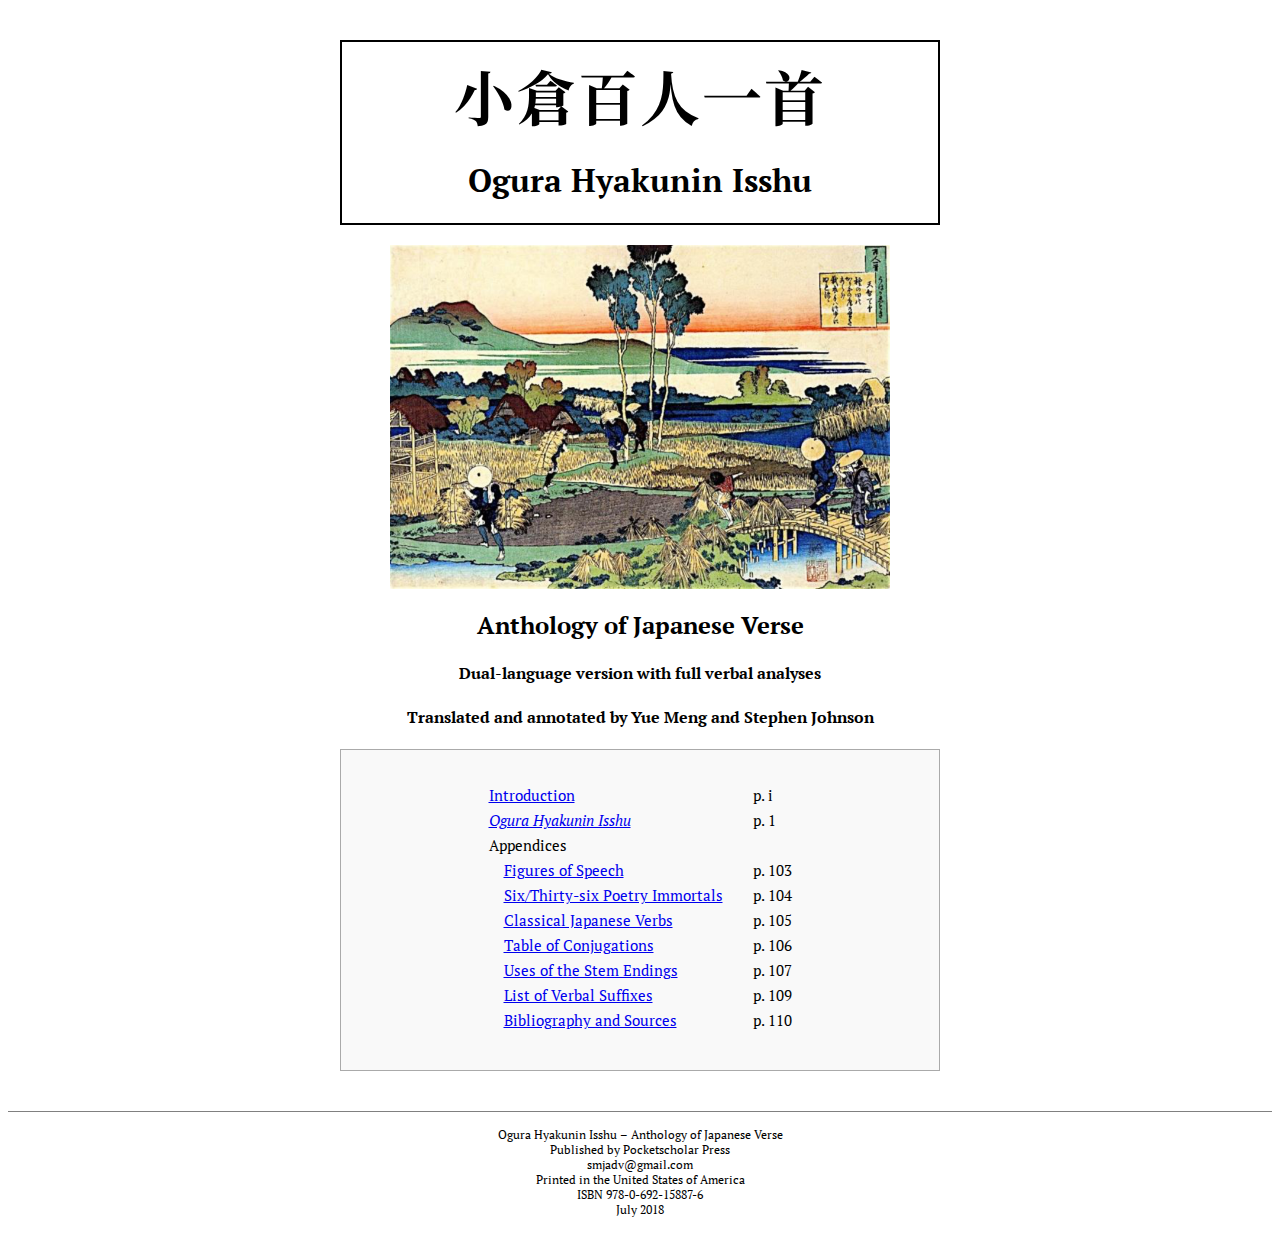
<file: index.html>
<!doctype html>

<html lang="en">
<head>
  <!-- Global site tag (gtag.js) - Google Analytics -->
  <script async src="https://www.googletagmanager.com/gtag/js?id=UA-166953877-3"></script>
  <script>
    window.dataLayer = window.dataLayer || [];
    function gtag(){dataLayer.push(arguments);}
    gtag('js', new Date());

    gtag('config', 'UA-166953877-3');
  </script>

  <meta charset="utf-8"><meta name="format-detection" content="telephone=no"><meta name="viewport" content="width=device-width,initial-scale=1.0">

  <title>Ogura Hyakunin Isshu</title>
  <meta name="description" content="Anthology of Japanese Verse">

  <link rel="stylesheet" href="styles.css">
  <link href="https://fonts.googleapis.com/css2?family=Noto+Serif+JP&display=swap" rel="stylesheet">
  <link href="https://fonts.googleapis.com/css2?family=PT+Serif&display=swap" rel="stylesheet">

</head>

<body>
  <div class="header">
    <div class="box">
      <h1 class="large-text" lang="ja-jp">小倉百人一首</h1>
      <h1>Ogura Hyakunin Isshu</h1>
    </div>
    <img class="centered-img" src="img/title.png" />
    <h2>Anthology of Japanese Verse</h2>
    <h4>Dual-language version with full verbal analyses</h4>
    <h4>Translated and annotated by Yue Meng and Stephen Johnson</h4>
  </div>

  <div id="toc_container">
    <ul class="toc_list">
      <li><a href="pages/pi.html">Introduction</a></li>
      <li><a href="pages/p1.html"><i>Ogura Hyakunin Isshu</i></a></li>
      <li>Appendices</li>
      <li class="tab"><a href="pages/p103.html">Figures of Speech</a></li>
      <li class="tab"><a href="pages/p104.html">Six/Thirty-six Poetry Immortals</a></li>
      <li class="tab"><a href="pages/p105.html">Classical Japanese Verbs</a></li>
      <li class="tab"><a href="pages/p106.html">Table of Conjugations</a></li>
      <li class="tab"><a href="pages/p107.html">Uses of the Stem Endings</a></li>
      <li class="tab"><a href="pages/p109.html">List of Verbal Suffixes</a></li>
      <li class="tab"><a href="pages/p110.html">Bibliography and Sources</a></li>
    </ul>

    <ul class="toc_list">
      <li>p. i</li>
      <li>p. 1</li>
      <li>&nbsp</li>
      <li>p. 103</li>
      <li>p. 104</li>
      <li>p. 105</li>
      <li>p. 106</li>
      <li>p. 107</li>
      <li>p. 109</li>
      <li>p. 110</li>
    </ul>
  </div>

  <footer>
    <p class="footer_text">Ogura Hyakunin Isshu – Anthology of Japanese Verse</p>
    <p class="footer_text">Published by Pocketscholar Press</p>
    <p class="footer_text">smjadv@gmail.com</p>
    <p class="footer_text">Printed in the United States of America</p>
    <p class="footer_text">ISBN 978-0-692-15887-6</p>
    <p class="footer_text">July 2018</p>
  </footer>
</body>
</html>
</file>
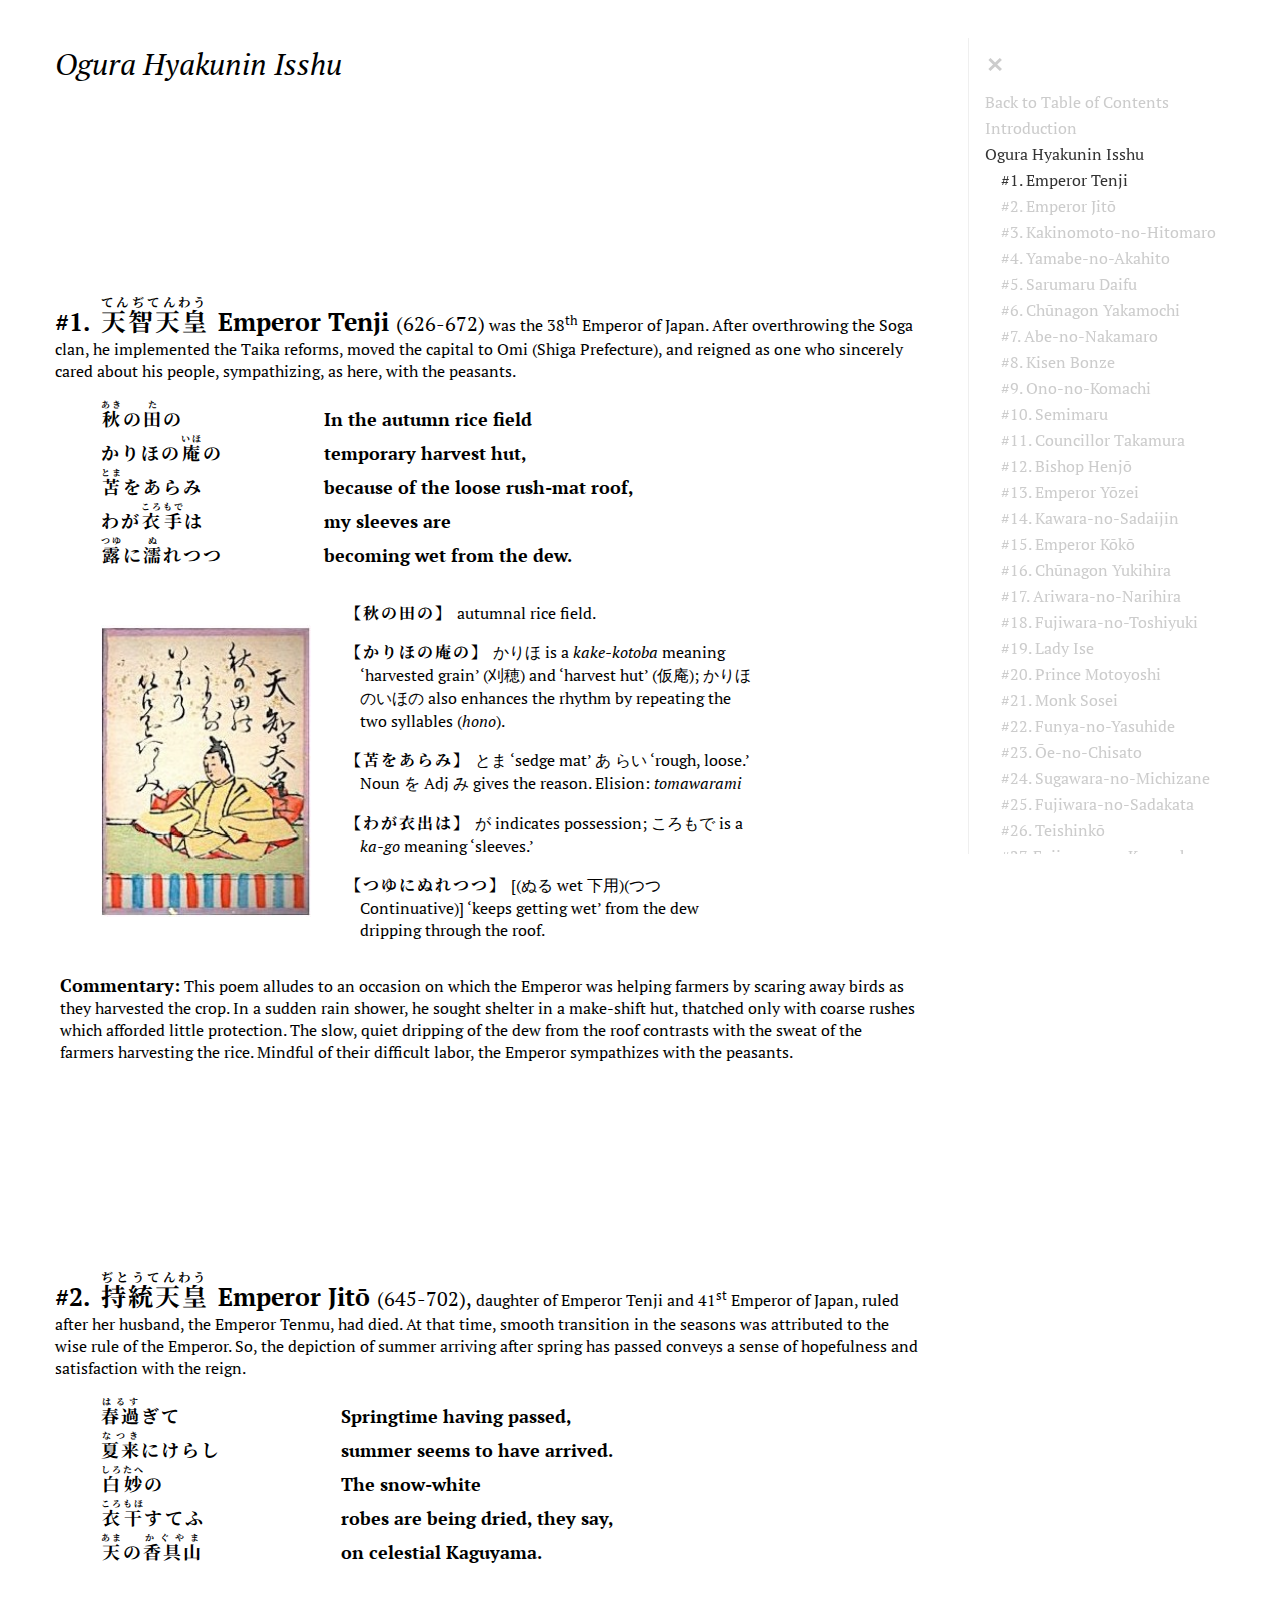
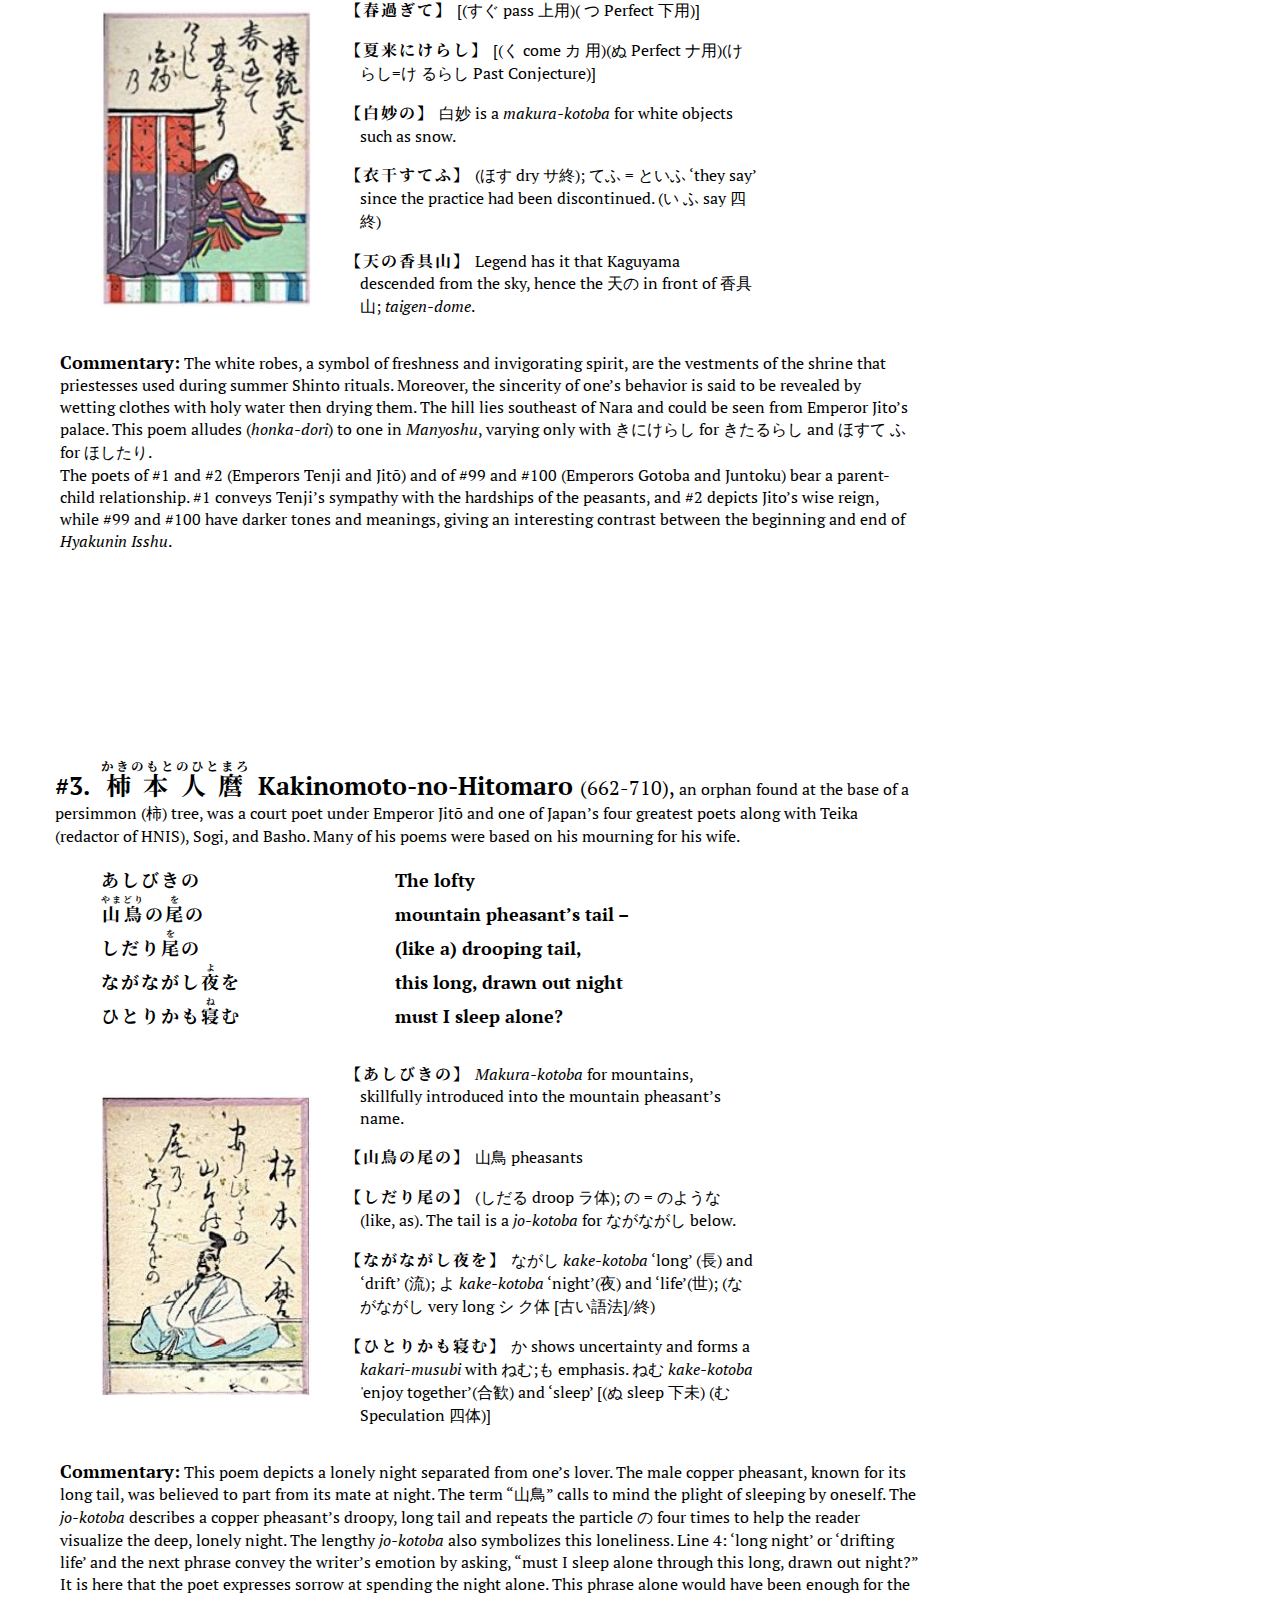
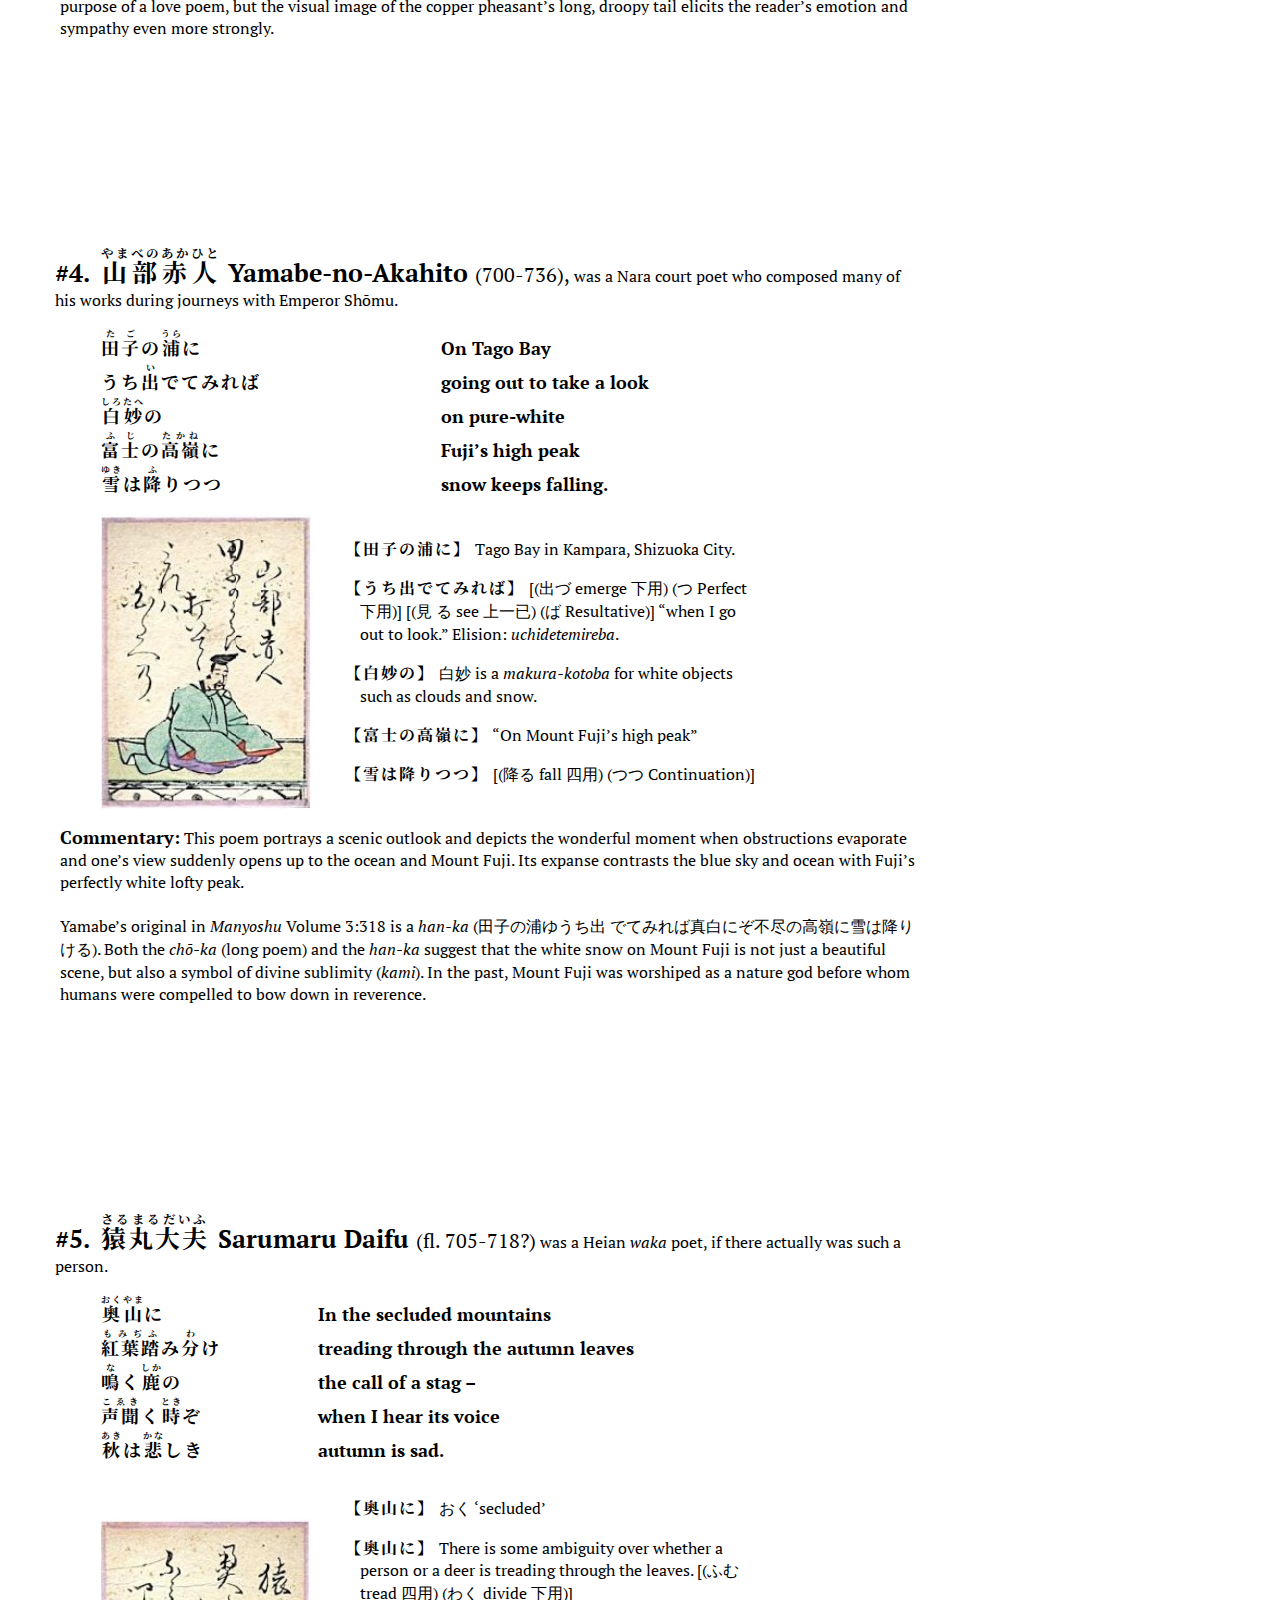
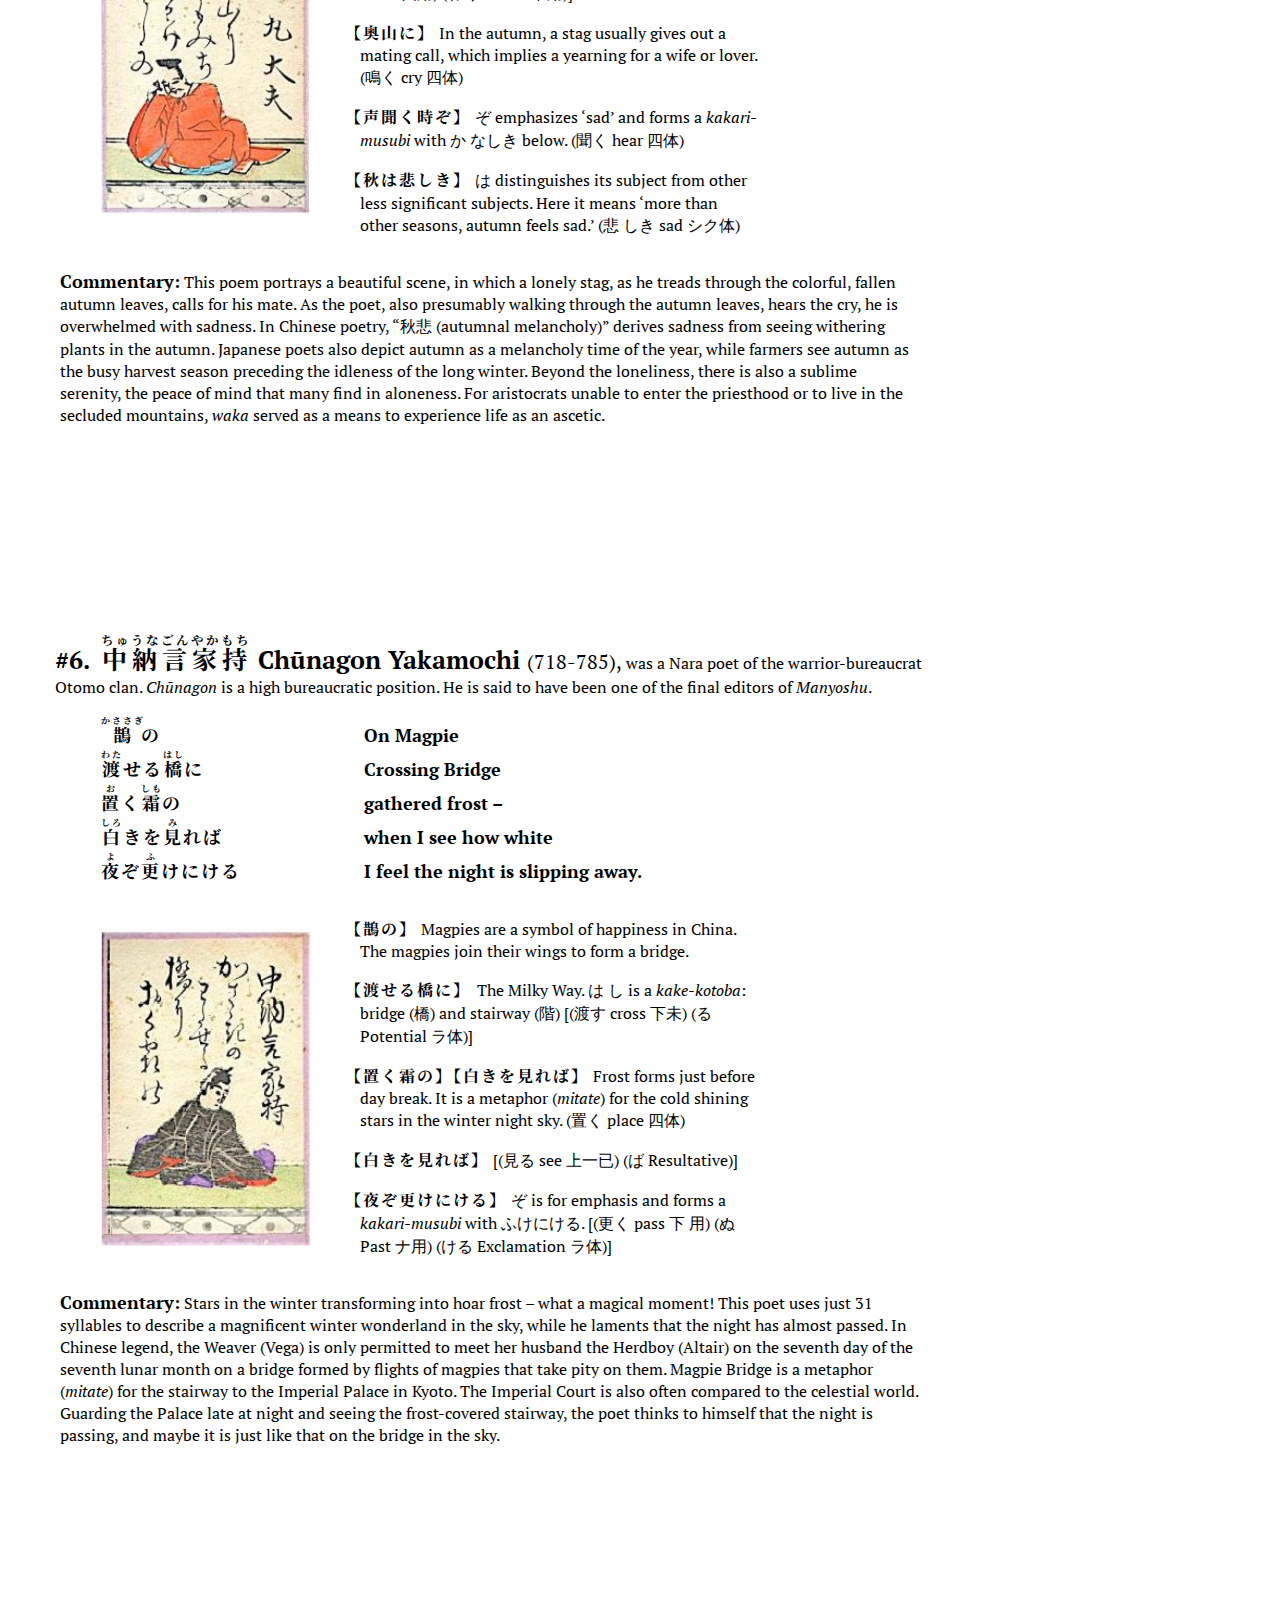
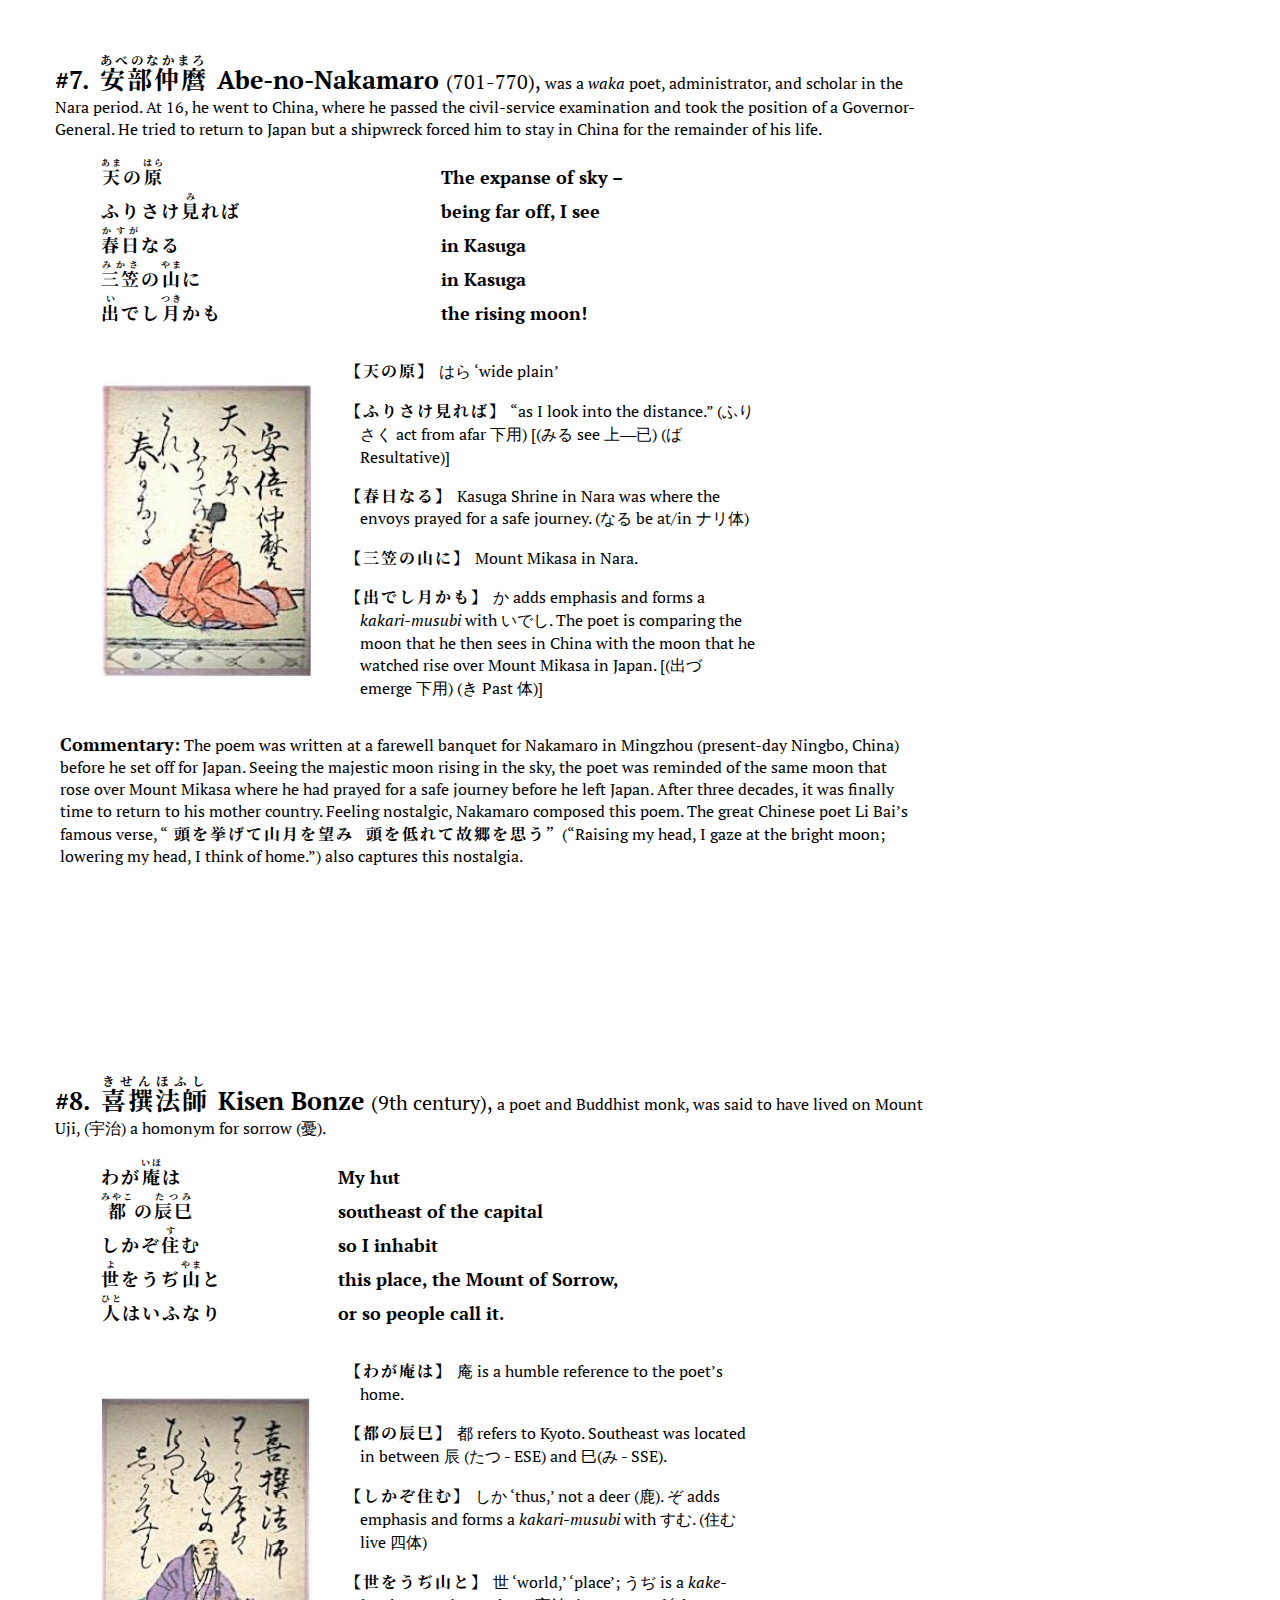
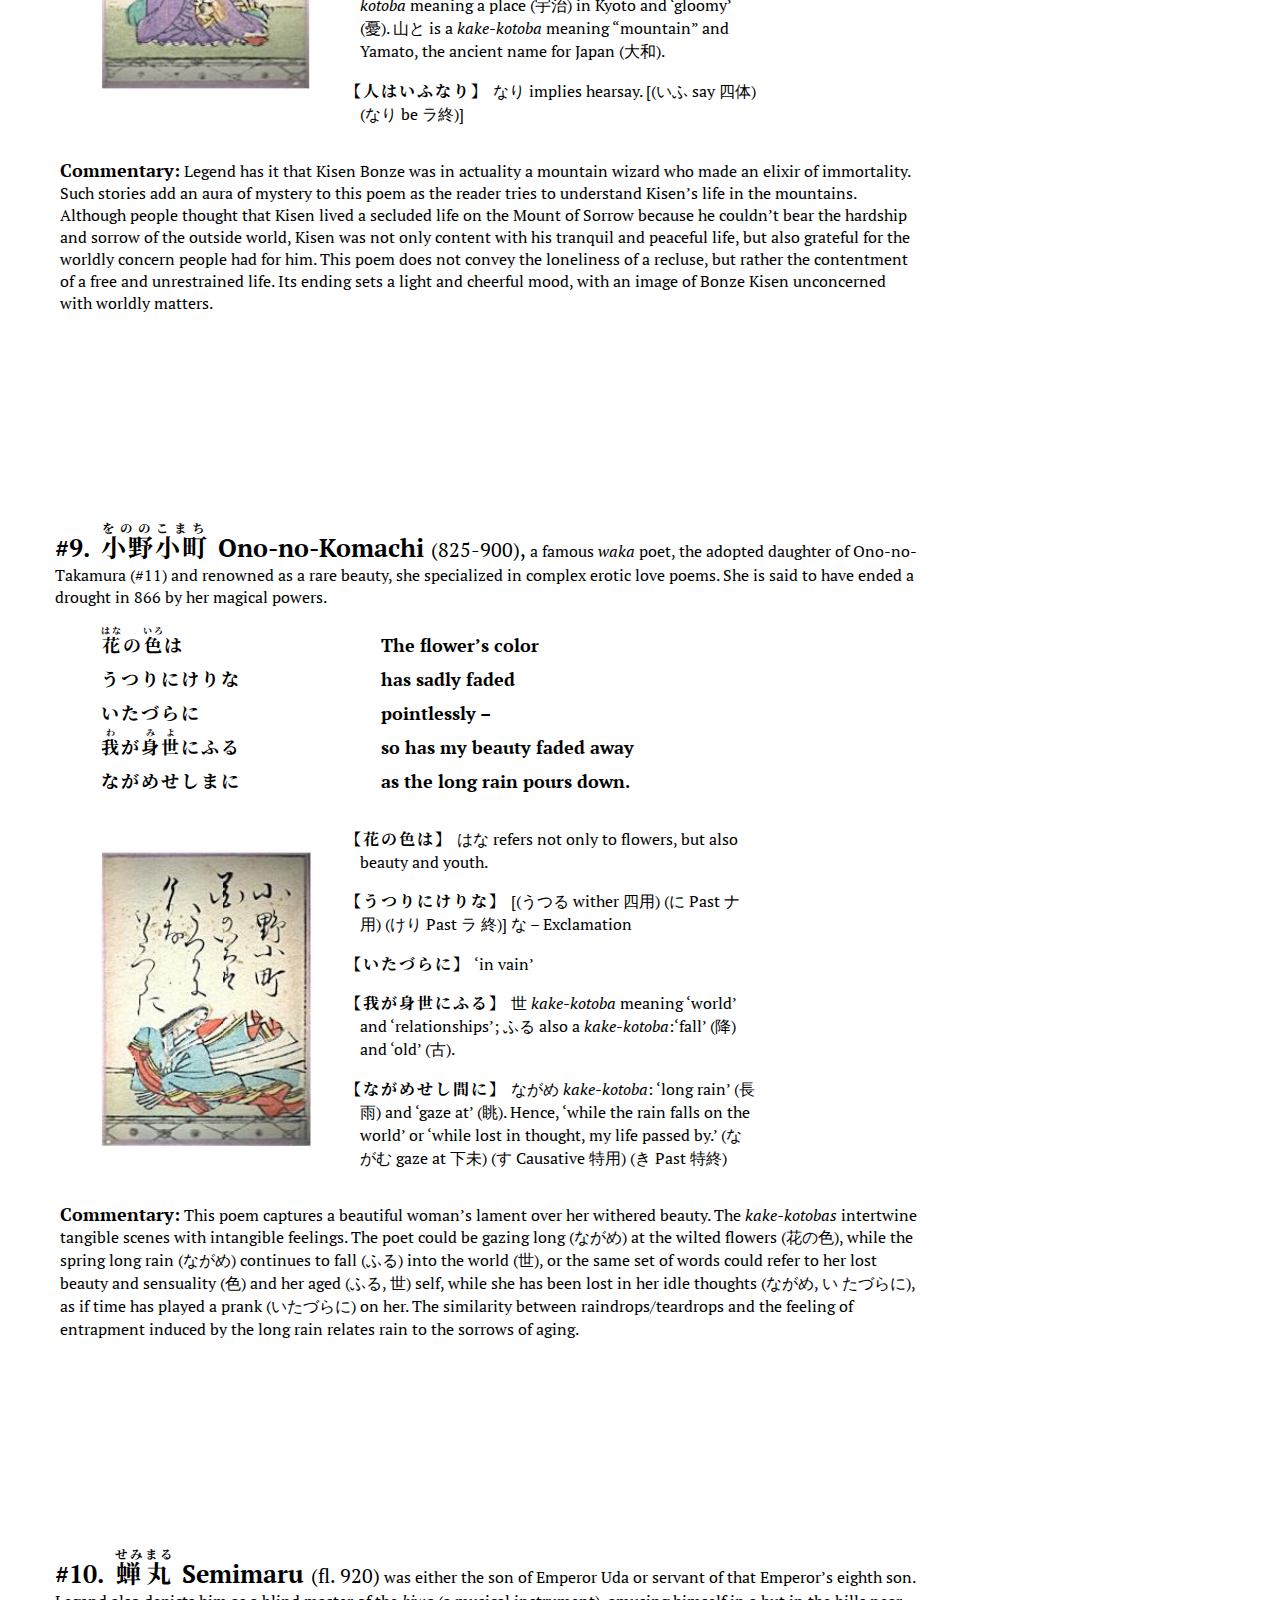
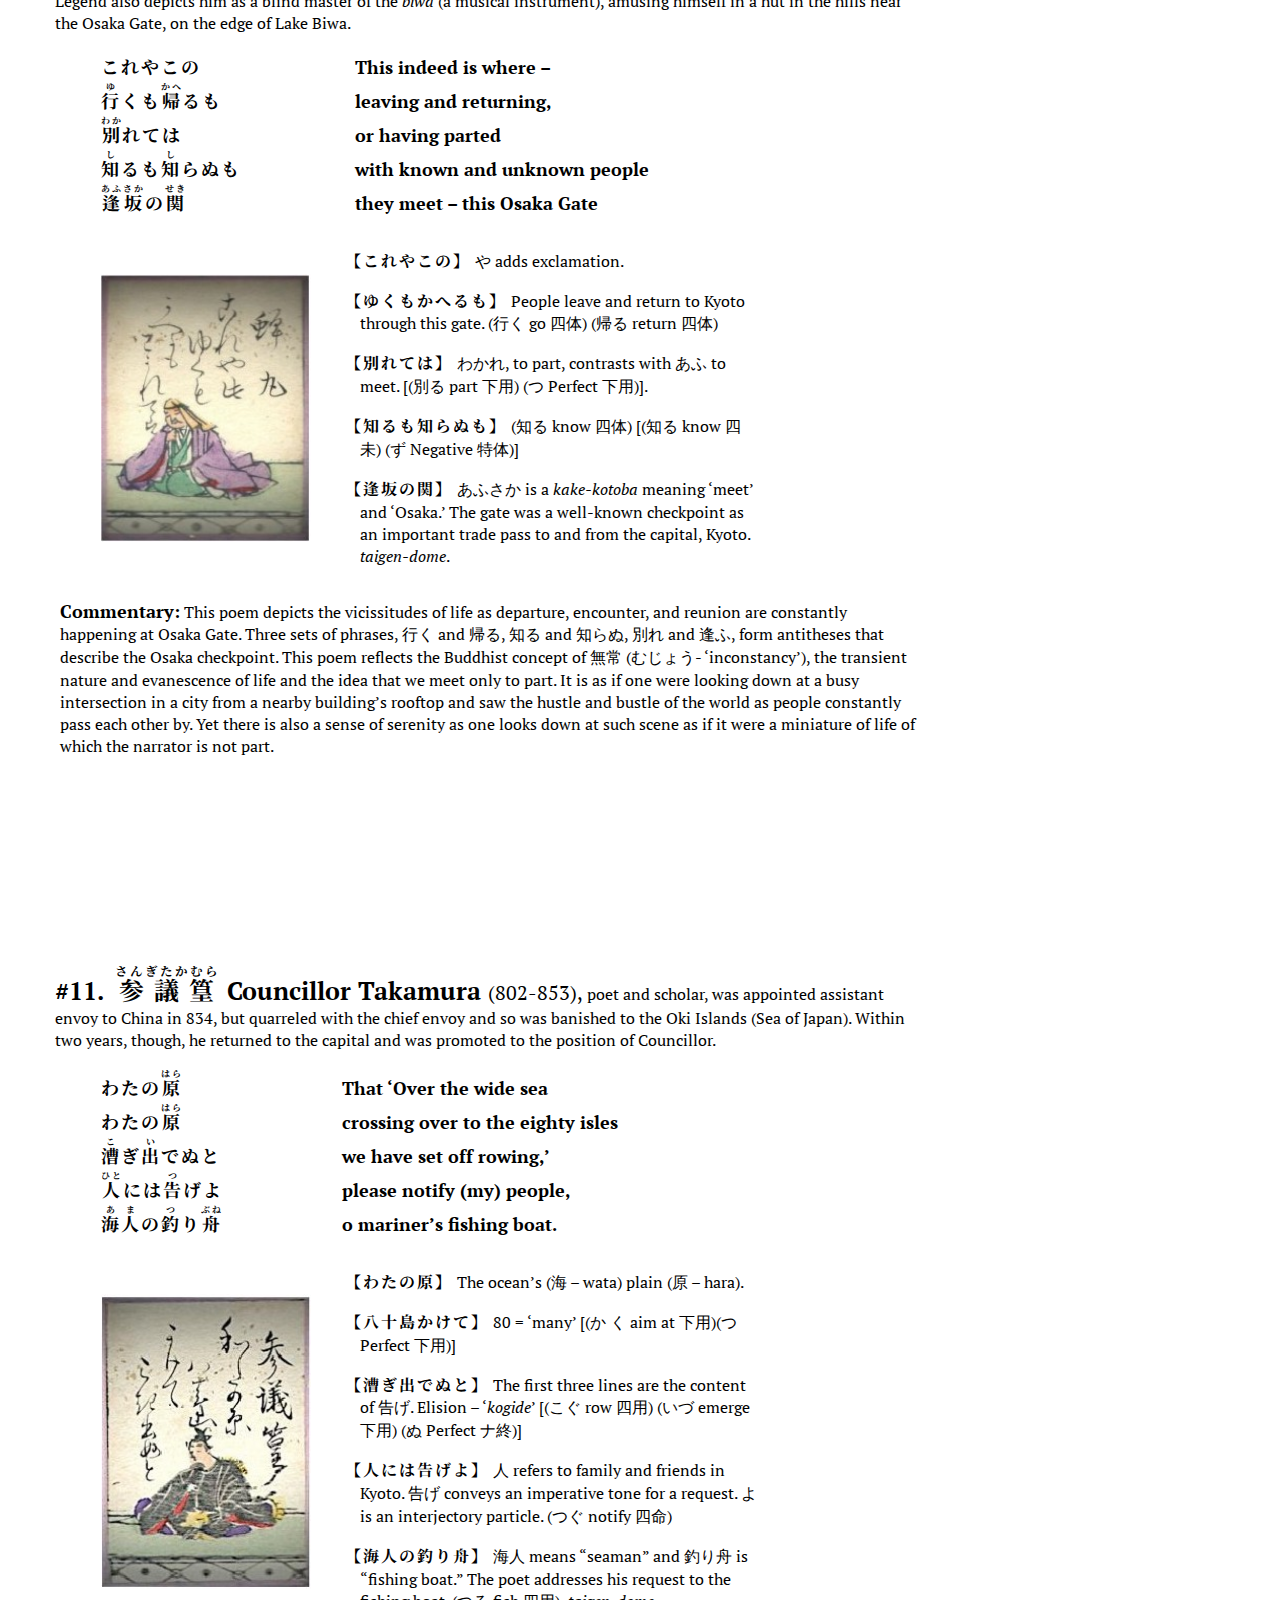
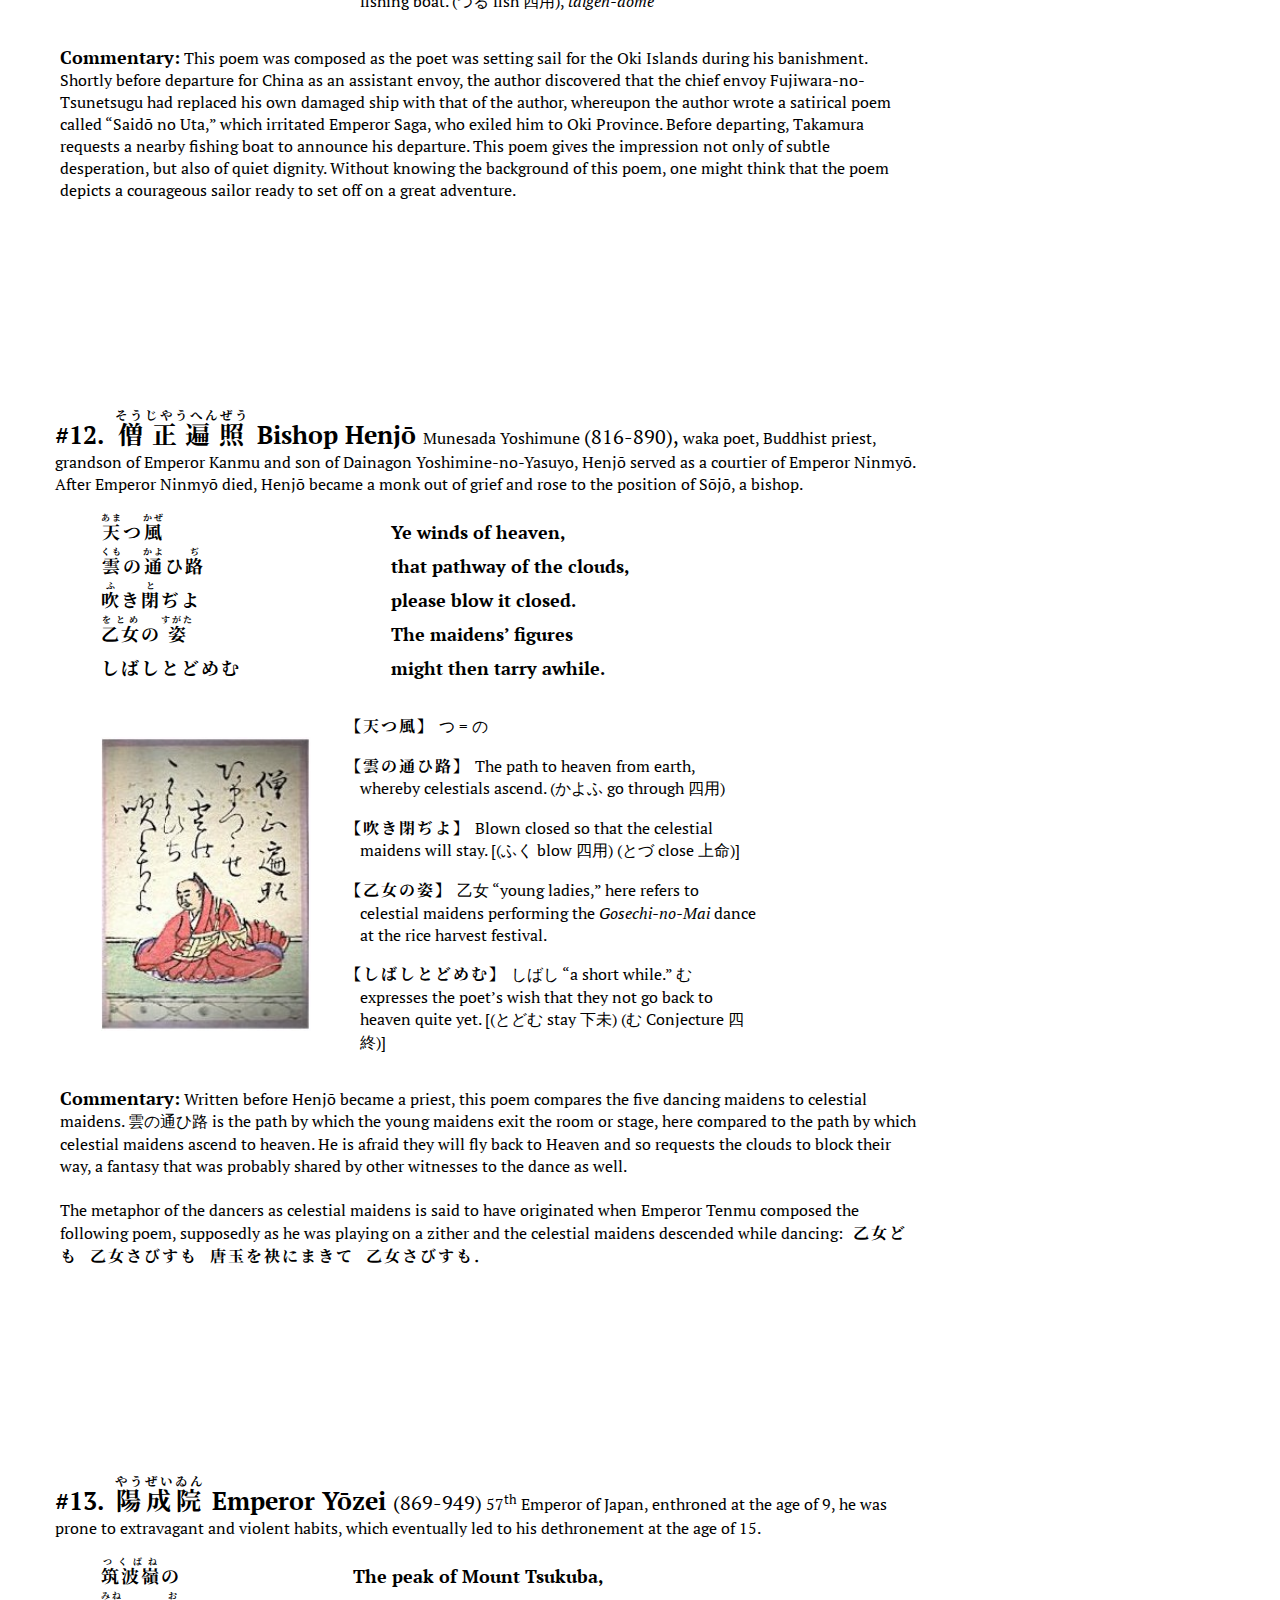
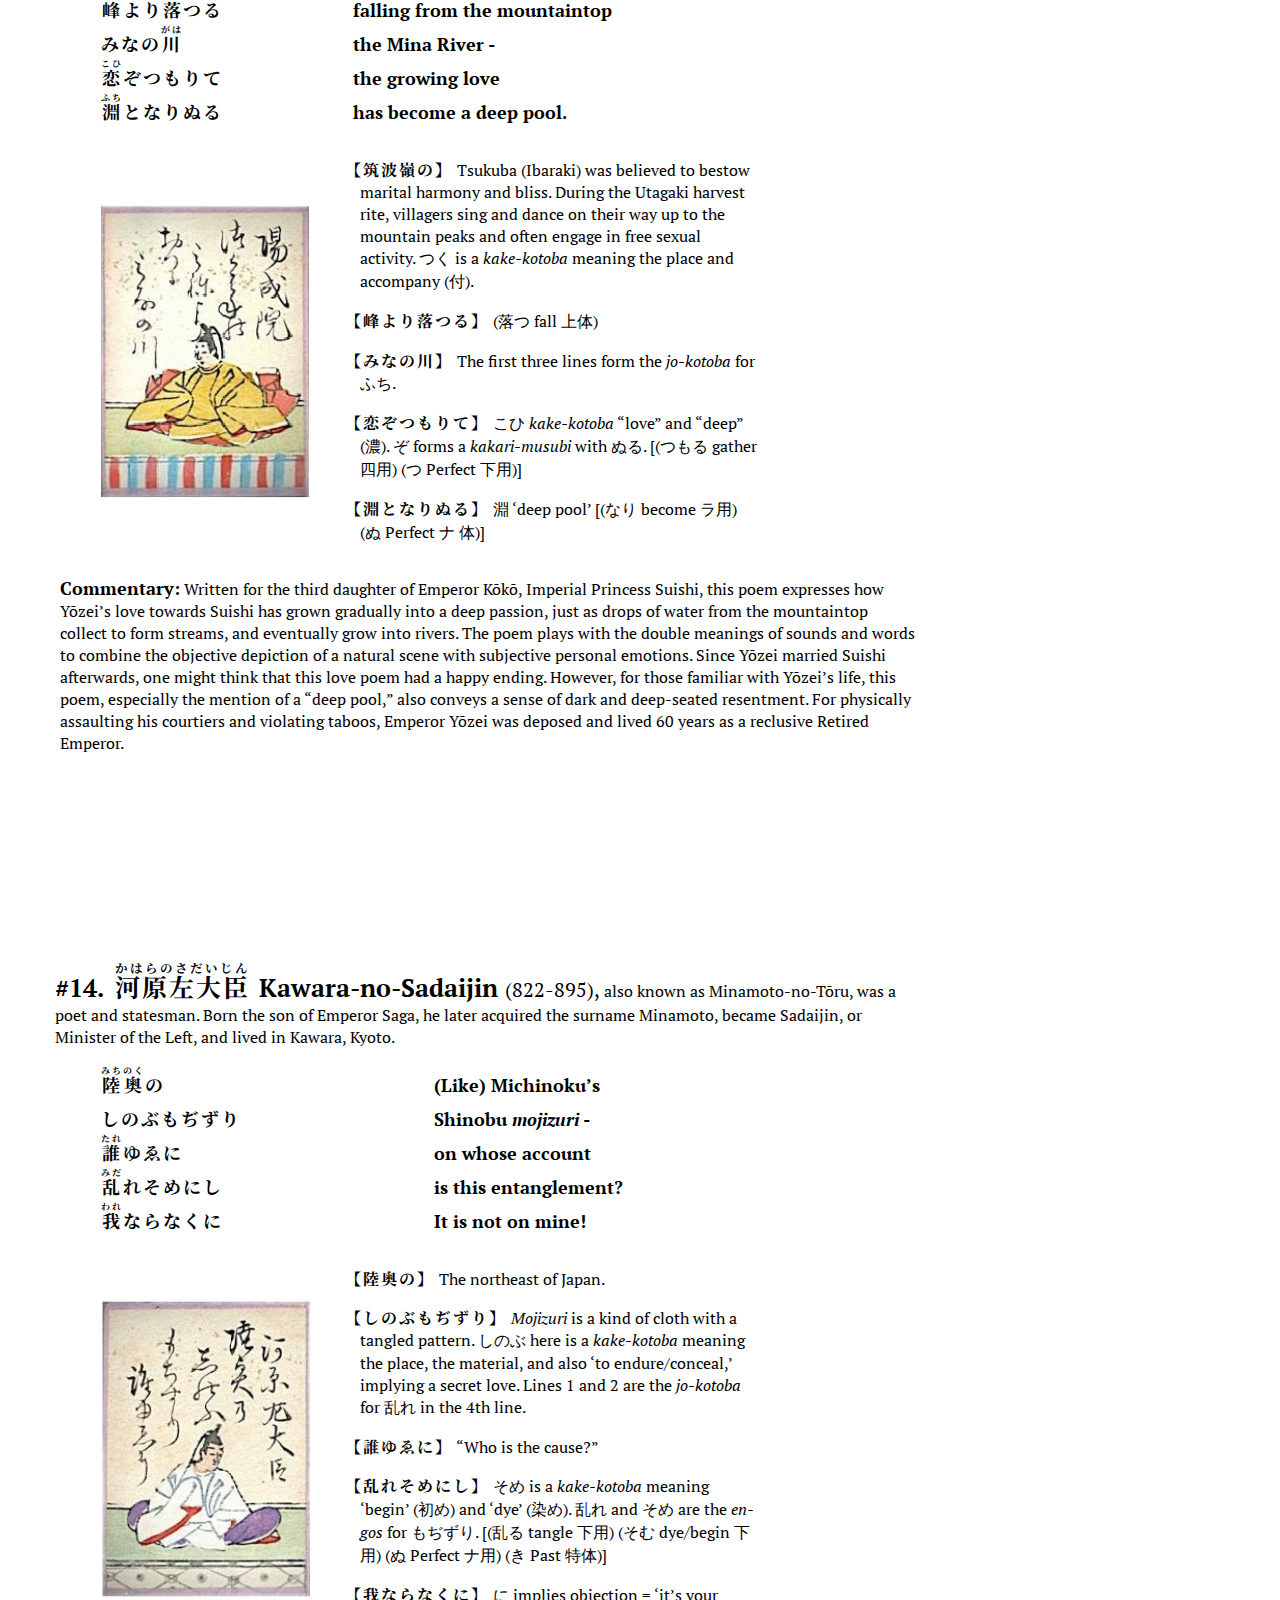
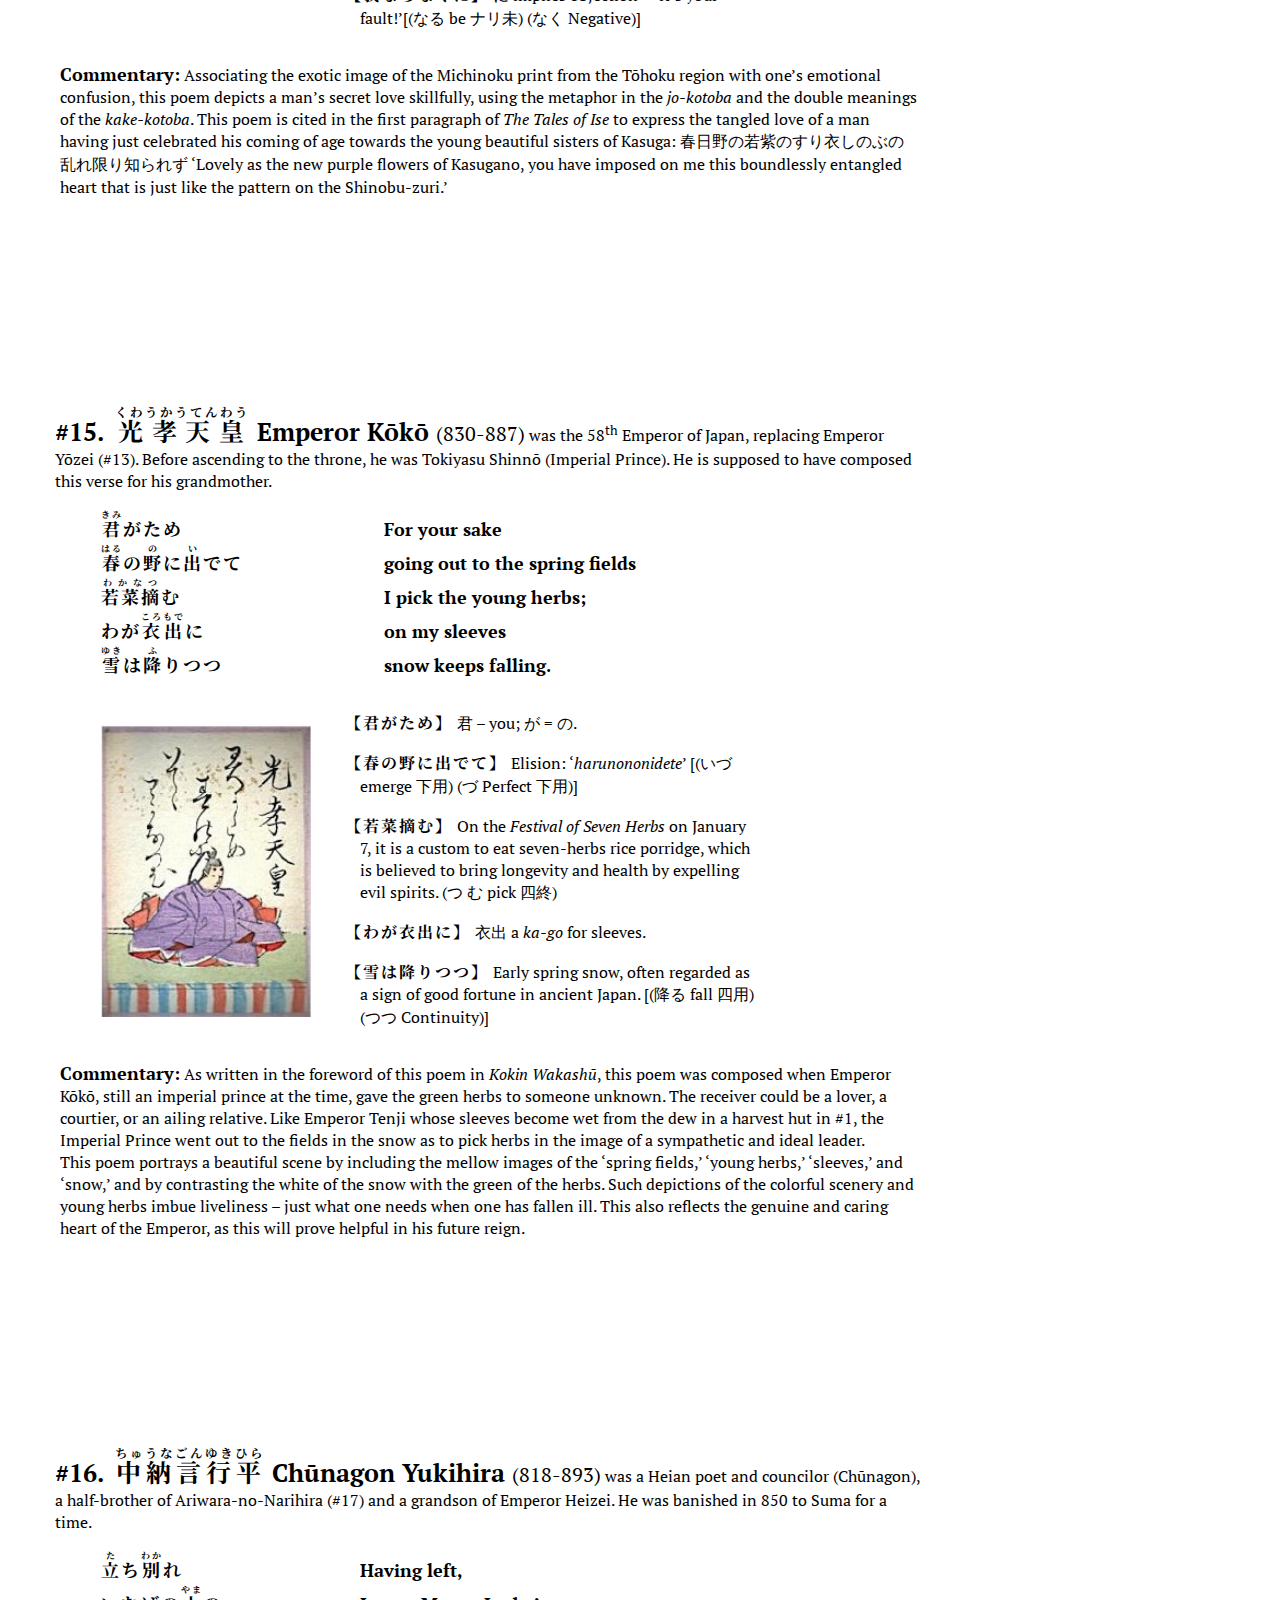
<file: pages/p1.html>
<html lang="en">
<head>
  <!-- Global site tag (gtag.js) - Google Analytics -->
  <script async src="https://www.googletagmanager.com/gtag/js?id=UA-166953877-3"></script>
  <script>
    window.dataLayer = window.dataLayer || [];
    function gtag(){dataLayer.push(arguments);}
    gtag('js', new Date());

    gtag('config', 'UA-166953877-3');
  </script>

  <meta charset="utf-8"><meta name="format-detection" content="telephone=no"><meta name="viewport" content="width=device-width,initial-scale=1.0">

  <title>Ogura Hyakunin Isshu</title>
  <meta name="description" content="Anthology of Japanese Verse">

  <link rel="stylesheet" href="../styles.css">
  <script src="../script.js"></script>
  <link rel="stylesheet" href="https://cdnjs.cloudflare.com/ajax/libs/font-awesome/4.7.0/css/font-awesome.min.css">
  <link href="https://fonts.googleapis.com/css2?family=Noto+Serif+JP&display=swap" rel="stylesheet">
  <link href="https://fonts.googleapis.com/css2?family=PT+Serif:ital,wght@0,400;0,700;1,400;1,700&&display=swap" rel="stylesheet">
</head>

<body>
  <main id="main">
    <div class="scroll_content">
      <section id="title">
        <h1 class="scroll_title"><i>Ogura Hyakunin Isshu</i></h1>
      </section>
      <section id="001">
        <p class="paragraph1">
          <span class="scroll_subtitle">#1. </span>
          <span class="scroll_subtitle scroll_subtitle_jap" lang="ja-jp"><ruby>天智天皇<rt>てんぢてんわう</rt></ruby></span>
          <span class="scroll_subtitle">Emperor Tenji </span>
          <span class="scroll_dates">(626-672)</span>
          was the 38<sup>th</sup> Emperor of Japan. After overthrowing the Soga clan, he implemented the Taika reforms, moved the capital to Omi (Shiga Prefecture), and reigned as one who sincerely cared about his people, sympathizing, as here, with the peasants.
        </p>
        <table class="scroll_poem">
          <tbody>
            <tr>
              <td class="poem_line" lang="ja-jp"><ruby>秋<rt>あき</rt>の<rt></rt>田<rt>た</rt>の<rt></rt></ruby></td>
              <td class="poem_line">In the autumn rice field</td>
            </tr>
            <tr>
              <td class="poem_line" lang="ja-jp"><ruby>かりほの<rt></rt>庵<rt>いほ</rt>の<rt></rt></ruby></td>
              <td class="poem_line">temporary harvest hut,</td>
            </tr>
            <tr>
              <td class="poem_line" lang="ja-jp"><ruby>苫<rt>とま</rt>をあらみ<rt></rt></ruby></td>
              <td class="poem_line">because of the loose rush-mat roof,</td>
            </tr>
            <tr>
              <td class="poem_line" lang="ja-jp"><ruby>わが<rt></rt>衣<rt>ころ</rt>手<rt>もで</rt>は</ruby></td>
              <td class="poem_line">my sleeves are</td>
            </tr>
            <tr>
              <td class="poem_line" lang="ja-jp"><ruby>露<rt>つゆ</rt>に<rt></rt>濡<rt>ぬ</rt>れつつ</ruby></td>
              <td class="poem_line">becoming wet from the dew.</td>
            </tr>
          </tbody>
        </table>
        <div class="scroll_mid_section">
          <img class="poem_image" src="../img/background001.jpg" />
          <div class="scroll_annotation">
            <p><span lang="ja-jp">【秋の田の】</span> autumnal rice field.</p>
            <p><span lang="ja-jp">【かりほの庵の】</span> かりほ is a <i>kake-kotoba</i> meaning ‘harvested grain’ (刈穂) and ‘harvest hut’ (仮庵); かりほ のいほの also enhances the rhythm by repeating the two syllables (<i>hono</i>).</p>
            <p><span lang="ja-jp">【苫をあらみ】</span> とま ‘sedge mat’ あ らい ‘rough, loose.’ Noun を Adj み gives the reason. Elision: <i>tomawarami</i></p>
            <p><span lang="ja-jp">【わが衣出は】</span> が indicates possession; ころもで is a <i>ka-go</i> meaning ‘sleeves.’</p>
            <p><span lang="ja-jp">【つゆにぬれつつ】</span> [(ぬる wet 下用)(つつ Continuative)] ‘keeps getting wet’ from the dew dripping through the roof.</p>
          </div>
        </div>
        <p class="commentary">
          <span class="scroll_bold">Commentary:</span>
          This poem alludes to an occasion on which the Emperor was helping farmers by scaring away birds as they harvested the crop. In a sudden rain shower, he sought shelter in a make-shift hut, thatched only with coarse rushes which afforded little protection. The slow, quiet dripping of the dew from the roof contrasts with the sweat of the farmers harvesting the rice. Mindful of their difficult labor, the Emperor sympathizes with the peasants.
        </p>
      </section>
      <section id="002">
        <p class="paragraph1">
          <span class="scroll_subtitle">#2. </span>
          <span class="scroll_subtitle scroll_subtitle_jap" lang="ja-jp"><ruby>持統天皇<rt>ぢとうてんわう</rt></ruby></span>
          <span class="scroll_subtitle">Emperor Jitō </span>
          <span class="scroll_dates">(645-702),</span>
          daughter of Emperor Tenji and 41<sup>st</sup> Emperor of Japan, ruled after her husband, the Emperor Tenmu, had died. At that time, smooth transition in the seasons was attributed to the wise rule of the Emperor. So, the depiction of summer arriving after spring has passed conveys a sense of hopefulness and satisfaction with the reign.
        </p>
        <table class="scroll_poem">
          <tbody>
            <tr>
              <td class="poem_line" lang="ja-jp"><ruby>春過<rt>はるす</rt>ぎて</ruby></td>
              <td class="poem_line">Springtime having passed,</td>
            </tr>
            <tr>
              <td class="poem_line" lang="ja-jp"><ruby>夏来<rt>なつき</rt>にけらし</ruby></td>
              <td class="poem_line">summer seems to have arrived.</td>
            </tr>
            <tr>
              <td class="poem_line" lang="ja-jp"><ruby>白妙<rt>しろたへ</rt>の</ruby></td>
              <td class="poem_line">The snow-white</td>
            </tr>
            <tr>
              <td class="poem_line" lang="ja-jp"><ruby>衣干<rt>ころもほ</rt>すてふ</ruby></td>
              <td class="poem_line">robes are being dried, they say,</td>
            </tr>
            <tr>
              <td class="poem_line" lang="ja-jp"><ruby>天<rt>あま</rt>の<rt></rt>香具山<rt>かぐやま</rt></ruby></td>
              <td class="poem_line">on celestial Kaguyama.</td>
            </tr>
          </tbody>
        </table>
        <div class="scroll_mid_section">
          <img class="poem_image" src="../img/background002.jpg" />
          <div class="scroll_annotation">
            <p><span lang="ja-jp">【春過ぎて】</span> [(すぐ pass 上用)( つ Perfect 下用)]</p>
            <p><span lang="ja-jp">【夏来にけらし】</span> [(く come カ 用)(ぬ Perfect ナ用)(けらし=け るらし Past Conjecture)]</p>
            <p><span lang="ja-jp">【白妙の】</span> 白妙 is a <i>makura-kotoba</i> for white objects such as snow.</p>
            <p><span lang="ja-jp">【衣干すてふ】</span> (ほす dry サ終); てふ = といふ ‘they say’ since the practice had been discontinued. (い ふ say 四終)</p>
            <p><span lang="ja-jp">【天の香具山】</span> Legend has it that Kaguyama descended from the sky, hence the 天の in front of 香具山; <i>taigen-dome</i>.</p>
          </div>
        </div>
        <p class="commentary">
          <span class="scroll_bold">Commentary:</span>
          The white robes, a symbol of freshness and invigorating spirit, are the vestments of the shrine that priestesses used during summer Shinto rituals. Moreover, the sincerity of one’s behavior is said to be revealed by wetting clothes with holy water then drying them. The hill lies southeast of Nara and could be seen from Emperor Jito’s palace. This poem alludes (<i>honka-dori</i>) to one in <i>Manyoshu</i>, varying only with きにけらし for きたるらし and ほすて ふ for ほしたり.
          <br>
          The poets of #1 and #2 (Emperors Tenji and Jitō) and of #99 and #100 (Emperors Gotoba and Juntoku) bear a parent-child relationship. #1 conveys Tenji’s sympathy with the hardships of the peasants, and #2 depicts Jito’s wise reign, while #99 and #100 have darker tones and meanings, giving an interesting contrast between the beginning and end of <i>Hyakunin Isshu</i>.
        </p>
      </section>
      <section id="003">
        <p class="paragraph1">
          <span class="scroll_subtitle">#3. </span>
          <span class="scroll_subtitle scroll_subtitle_jap" lang="ja-jp"><ruby>柿本人麿<rt>かきのもとのひとまろ</rt></ruby></span>
          <span class="scroll_subtitle">Kakinomoto-no-Hitomaro </span>
          <span class="scroll_dates">(662-710),</span>
          an orphan found at the base of a persimmon (柿) tree, was a court poet under Emperor Jitō and one of Japan’s four greatest poets along with Teika (redactor of HNIS), Sogi, and Basho. Many of his poems were based on his mourning for his wife.
        </p>
        <table class="scroll_poem">
          <tbody>
            <tr>
              <td class="poem_line" lang="ja-jp"><ruby>あしびきの</ruby></td>
              <td class="poem_line">The lofty</td>
            </tr>
            <tr>
              <td class="poem_line" lang="ja-jp"><ruby>山鳥<rt>やまどり</rt>の<rt></rt>尾<rt>を</rt>の</ruby></td>
              <td class="poem_line">mountain pheasant’s tail –</td>
            </tr>
            <tr>
              <td class="poem_line" lang="ja-jp"><ruby>しだり<rt></rt>尾<rt>を</rt>の</ruby></td>
              <td class="poem_line">(like a) drooping tail,</td>
            </tr>
            <tr>
              <td class="poem_line" lang="ja-jp"><ruby>ながながし<rt></rt>夜<rt>よ</rt>を</ruby></td>
              <td class="poem_line">this long, drawn out night</td>
            </tr>
            <tr>
              <td class="poem_line" lang="ja-jp"><ruby>ひとりかも<rt></rt>寝<rt>ね</rt>む</ruby></td>
              <td class="poem_line">must I sleep alone?</td>
            </tr>
          </tbody>
        </table>
        <div class="scroll_mid_section">
          <img class="poem_image" src="../img/background003.jpg" />
          <div class="scroll_annotation">
            <p><span lang="ja-jp">【あしびきの】</span> <i>Makura-kotoba</i> for mountains, skillfully introduced into the mountain pheasant’s name.</p>
            <p><span lang="ja-jp">【山鳥の尾の】</span> 山鳥 pheasants</p>
            <p><span lang="ja-jp">【しだり尾の】</span> (しだる droop ラ体); の = のような (like, as). The tail is a <i>jo-kotoba</i> for ながながし below.</p>
            <p><span lang="ja-jp">【ながながし夜を】</span> ながし <i>kake-kotoba</i> ‘long’ (長) and ‘drift’ (流); よ <i>kake-kotoba</i> ‘night’(夜) and ‘life’(世); (ながながし very long シ ク体 [古い語法]/終)</p>
            <p><span lang="ja-jp">【ひとりかも寝む】</span> か shows uncertainty and forms a <i>kakari-musubi</i> with ねむ;も emphasis. ねむ <i>kake-kotoba</i> 'enjoy together’(合歓) and ‘sleep’ [(ぬ sleep 下未) (む Speculation 四体)]</p>
          </div>
        </div>
        <p class="commentary">
          <span class="scroll_bold">Commentary:</span>
          This poem depicts a lonely night separated from one’s lover. The male copper pheasant, known for its long tail, was believed to part from its mate at night. The term “山鳥” calls to mind the plight of sleeping by oneself. The <i>jo-kotoba</i> describes a copper pheasant’s droopy, long tail and repeats the particle の four times to help the reader visualize the deep, lonely night. The lengthy <i>jo-kotoba</i> also symbolizes this loneliness. Line 4: ‘long night’ or ‘drifting life’ and the next phrase convey the writer’s emotion by asking, “must I sleep alone through this long, drawn out night?” It is here that the poet expresses sorrow at spending the night alone. This phrase alone would have been enough for the purpose of a love poem, but the visual image of the copper pheasant’s long, droopy tail elicits the reader’s emotion and sympathy even more strongly.
        </p>
      </section>
      <section id=004>
        <p class="paragraph1">
          <span class="scroll_subtitle">#4. </span>
          <span class="scroll_subtitle scroll_subtitle_jap" lang="ja-jp"><ruby>山部赤人<rt>やまべのあかひと</rt></ruby></span>
          <span class="scroll_subtitle">Yamabe-no-Akahito </span>
          <span class="scroll_dates">(700-736),</span>
          was a Nara court poet who composed many of his works during journeys with Emperor Shōmu.
        </p>
        <table class="scroll_poem">
          <tbody>
            <tr>
              <td class="poem_line" lang="ja-jp"><ruby>田子<rt>たご</rt>の<rt></rt>浦<rt>うら</rt>に</ruby></td>
              <td class="poem_line">On Tago Bay</td>
            </tr>
            <tr>
              <td class="poem_line" lang="ja-jp"><ruby>うち<rt></rt>出<rt>い</rt>でてみれば</ruby></td>
              <td class="poem_line">going out to take a look</td>
            </tr>
            <tr>
              <td class="poem_line" lang="ja-jp"><ruby>白妙<rt>しろたへ</rt>の</ruby></td>
              <td class="poem_line">on pure-white</td>
            </tr>
            <tr>
              <td class="poem_line" lang="ja-jp"><ruby>富士<rt>ふじ</rt>の<rt></rt>高嶺<rt>たかね</rt>に</ruby></td>
              <td class="poem_line">Fuji’s high peak</td>
            </tr>
            <tr>
              <td class="poem_line" lang="ja-jp"><ruby>雪<rt>ゆき</rt>は<rt></rt>降<rt>ふ</rt>りつつ</ruby></td>
              <td class="poem_line">snow keeps falling.</td>
            </tr>
          </tbody>
        </table>
        <div class="scroll_mid_section">
          <img class="poem_image" src="../img/background004.jpg" />
          <div class="scroll_annotation">
            <p><span lang="ja-jp">【田子の浦に】</span> Tago Bay in Kampara, Shizuoka City.</p>
            <p><span lang="ja-jp">【うち出でてみれば】</span> [(出づ emerge 下用) (つ Perfect 下用)] [(見 る see 上一已) (ば Resultative)] “when I go out to look.” Elision: <i>uchidetemireba</i>.</p>
            <p><span lang="ja-jp">【白妙の】</span> 白妙 is a <i>makura-kotoba</i> for white objects such as clouds and snow.</p>
            <p><span lang="ja-jp">【富士の高嶺に】</span> “On Mount Fuji’s high peak”</p>
            <p><span lang="ja-jp">【雪は降りつつ】</span> [(降る fall 四用) (つつ Continuation)]</p>
          </div>
        </div>
        <p class="commentary">
          <span class="scroll_bold">Commentary:</span>
          This poem portrays a scenic outlook and depicts the wonderful moment when obstructions evaporate and one’s view suddenly opens up to the ocean and Mount Fuji. Its expanse contrasts the blue sky and ocean with Fuji’s perfectly white lofty peak.
          <br><br>
          Yamabe’s original in <i>Manyoshu</i> Volume 3:318 is a <i>han-ka</i> (田子の浦ゆうち出 でてみれば真白にぞ不尽の高嶺に雪は降りける). Both the <i>chō-ka</i> (long poem) and the <i>han-ka</i> suggest that the white snow on Mount Fuji is not just a beautiful scene, but also a symbol of divine sublimity (<i>kami</i>). In the past, Mount Fuji was worshiped as a nature god before whom humans were compelled to bow down in reverence.
        </p>
      </section>
      <section id="005">
        <p class="paragraph1">
          <span class="scroll_subtitle">#5. </span>
          <span class="scroll_subtitle scroll_subtitle_jap" lang="ja-jp"><ruby>猿丸大夫<rt>さるまるだいふ</rt></ruby></span>
          <span class="scroll_subtitle">Sarumaru Daifu </span>
          <span class="scroll_dates">(fl. 705-718?)</span>
          was a Heian <i>waka</i> poet, if there actually was such a person.
        </p>
        <table class="scroll_poem">
          <tbody>
            <tr>
              <td class="poem_line" lang="ja-jp"><ruby>奥山<rt>おくやま</rt>に</ruby></td>
              <td class="poem_line">In the secluded mountains</td>
            </tr>
            <tr>
              <td class="poem_line" lang="ja-jp"><ruby>紅葉踏<rt>もみぢふ</rt>み<rt></rt>分<rt>わ</rt>け</ruby></td>
              <td class="poem_line">treading through the autumn leaves</td>
            </tr>
            <tr>
              <td class="poem_line" lang="ja-jp"><ruby>鳴<rt>な</rt>く<rt></rt>鹿<rt>しか</rt>の</ruby></td>
              <td class="poem_line">the call of a stag –</td>
            </tr>
            <tr>
              <td class="poem_line" lang="ja-jp"><ruby>声聞<rt>こゑき</rt>く<rt></rt>時<rt>とき</rt>ぞ</ruby></td>
              <td class="poem_line">when I hear its voice</td>
            </tr>
            <tr>
              <td class="poem_line" lang="ja-jp"><ruby>秋<rt>あき</rt>は<rt></rt>悲<rt>かな</rt>しき</ruby></td>
              <td class="poem_line">autumn is sad.</td>
            </tr>
          </tbody>
        </table>
        <div class="scroll_mid_section">
          <img class="poem_image" src="../img/background005.jpg" />
          <div class="scroll_annotation">
            <p><span lang="ja-jp">【奥山に】</span> おく ‘secluded’</p>
            <p><span lang="ja-jp">【奥山に】</span> There is some ambiguity over whether a person or a deer is treading through the leaves. [(ふむ tread 四用) (わく divide 下用)]</p>
            <p><span lang="ja-jp">【奥山に】</span> In the autumn, a stag usually gives out a mating call, which implies a yearning for a wife or lover. (鳴く cry 四体)</p>
            <p><span lang="ja-jp">【声聞く時ぞ】</span> ぞ emphasizes ‘sad’ and forms a <i>kakari-musubi</i> with か なしき below. (聞く hear 四体)</p>
            <p><span lang="ja-jp">【秋は悲しき】</span> は distinguishes its subject from other less significant subjects. Here it means ‘more than other seasons, autumn feels sad.’ (悲 しき sad シク体)</p>
          </div>
        </div>
        <p class="commentary">
          <span class="scroll_bold">Commentary:</span>
          This poem portrays a beautiful scene, in which a lonely stag, as he treads through the colorful, fallen autumn leaves, calls for his mate. As the poet, also presumably walking through the autumn leaves, hears the cry, he is overwhelmed with sadness. In Chinese poetry, “秋悲 (autumnal melancholy)” derives sadness from seeing withering plants in the autumn. Japanese poets also depict autumn as a melancholy time of the year, while farmers see autumn as the busy harvest season preceding the idleness of the long winter. Beyond the loneliness, there is also a sublime serenity, the peace of mind that many find in aloneness. For aristocrats unable to enter the priesthood or to live in the secluded mountains, <i>waka</i> served as a means to experience life as an ascetic.
        </p>
      </section>
      <section id="006">
        <p class="paragraph1">
          <span class="scroll_subtitle">#6. </span>
          <span class="scroll_subtitle scroll_subtitle_jap" lang="ja-jp"><ruby>中納言家持<rt>ちゅうなごんやかもち</rt></ruby></span>
          <span class="scroll_subtitle">Chūnagon Yakamochi </span>
          <span class="scroll_dates">(718-785),</span>
          was a Nara poet of the warrior-bureaucrat Otomo clan. <i>Chūnagon</i> is a high bureaucratic position. He is said to have been one of the final editors of <i>Manyoshu</i>.
        </p>
        <table class="scroll_poem">
          <tbody>
            <tr>
              <td class="poem_line" lang="ja-jp"><ruby>鵲<rt>かささぎ</rt>の</ruby></td>
              <td class="poem_line">On Magpie</td>
            </tr>
            <tr>
              <td class="poem_line" lang="ja-jp"><ruby>渡<rt>わた</rt>せる<rt></rt>橋<rt>はし</rt>に</ruby></td>
              <td class="poem_line">Crossing Bridge</td>
            </tr>
            <tr>
              <td class="poem_line" lang="ja-jp"><ruby>置<rt>お</rt>く<rt></rt>霜<rt>しも</rt>の</ruby></td>
              <td class="poem_line">gathered frost –</td>
            </tr>
            <tr>
              <td class="poem_line" lang="ja-jp"><ruby>白<rt>しろ</rt>きを<rt></rt>見<rt>み</rt>れば</ruby></td>
              <td class="poem_line">when I see how white</td>
            </tr>
            <tr>
              <td class="poem_line" lang="ja-jp"><ruby>夜<rt>よ</rt>ぞ<rt></rt>更<rt>ふ</rt>けにける</ruby></td>
              <td class="poem_line">I feel the night is slipping away.</td>
            </tr>
          </tbody>
        </table>
        <div class="scroll_mid_section">
          <img class="poem_image" src="../img/background006.jpg" />
          <div class="scroll_annotation">
            <p><span lang="ja-jp">【鵲の】</span> Magpies are a symbol of happiness in China. The magpies join their wings to form a bridge.</p>
            <p><span lang="ja-jp">【渡せる橋に】 </span> The Milky Way. は し is a <i>kake-kotoba</i>: bridge (橋) and stairway (階) [(渡す cross 下未) (る Potential ラ体)]</p>
            <p><span lang="ja-jp">【置く霜の】【白きを見れば】</span> Frost forms just before day break. It is a metaphor (<i>mitate</i>) for the cold shining stars in the winter night sky. (置く place 四体)</p>
            <p><span lang="ja-jp">【白きを見れば】</span> [(見る see 上一已) (ば Resultative)]</p>
            <p><span lang="ja-jp">【夜ぞ更けにける】</span> ぞ is for emphasis and forms a <i>kakari-musubi</i> with ふけにける. [(更く pass 下 用) (ぬ Past ナ用) (ける Exclamation ラ体)]</p>
          </div>
        </div>
        <p class="commentary">
          <span class="scroll_bold">Commentary:</span>
          Stars in the winter transforming into hoar frost – what a magical moment! This poet uses just 31 syllables to describe a magnificent winter wonderland in the sky, while he laments that the night has almost passed. In Chinese legend, the Weaver (Vega) is only permitted to meet her husband the Herdboy (Altair) on the seventh day of the seventh lunar month on a bridge formed by flights of magpies that take pity on them. Magpie Bridge is a metaphor (<i>mitate</i>) for the stairway to the Imperial Palace in Kyoto. The Imperial Court is also often compared to the celestial world. Guarding the Palace late at night and seeing the frost-covered stairway, the poet thinks to himself that the night is passing, and maybe it is just like that on the bridge in the sky.
        </p>
      </section>
      <section id="007">
        <p class="paragraph1">
          <span class="scroll_subtitle">#7. </span>
          <span class="scroll_subtitle scroll_subtitle_jap" lang="ja-jp"><ruby>安部仲麿<rt>あべのなかまろ</rt></ruby></span>
          <span class="scroll_subtitle">Abe-no-Nakamaro </span>
          <span class="scroll_dates">(701-770),</span>
          was a <i>waka</i> poet, administrator, and scholar in the Nara period. At 16, he went to China, where he passed the civil-service examination and took the position of a Governor- General. He tried to return to Japan but a shipwreck forced him to stay in China for the remainder of his life.
        </p>
        <table class="scroll_poem">
          <tbody>
            <tr>
              <td class="poem_line" lang="ja-jp"><ruby>天<rt>あま</rt>の<rt></rt>原<rt>はら</rt></ruby></td>
              <td class="poem_line">The expanse of sky –</td>
            </tr>
            <tr>
              <td class="poem_line" lang="ja-jp"><ruby>ふりさけ<rt></rt>見<rt>み</rt>れば</ruby></td>
              <td class="poem_line">being far off, I see</td>
            </tr>
            <tr>
              <td class="poem_line" lang="ja-jp"><ruby>春日<rt>かすが</rt>なる</ruby></td>
              <td class="poem_line">in Kasuga</td>
            </tr>
            <tr>
              <td class="poem_line" lang="ja-jp"><ruby>三笠<rt>みかさ</rt>の<rt></rt>山<rt>やま</rt>に</ruby></td>
              <td class="poem_line">in Kasuga</td>
            </tr>
            <tr>
              <td class="poem_line" lang="ja-jp"><ruby>出<rt>い</rt>でし<rt></rt>月<rt>つき</rt>かも</ruby></td>
              <td class="poem_line">the rising moon!</td>
            </tr>
          </tbody>
        </table>
        <div class="scroll_mid_section">
          <img class="poem_image" src="../img/background007.jpg" />
          <div class="scroll_annotation">
            <p><span lang="ja-jp">【天の原】</span> はら ‘wide plain’</p>
            <p><span lang="ja-jp">【ふりさけ見れば】</span> “as I look into the distance.” (ふりさく act from afar 下用) [(みる see 上―已) (ば Resultative)]</p>
            <p><span lang="ja-jp">【春日なる】</span> Kasuga Shrine in Nara was where the envoys prayed for a safe journey. (なる be at/in ナリ体)</p>
            <p><span lang="ja-jp">【三笠の山に】</span> Mount Mikasa in Nara.</p>
            <p><span lang="ja-jp">【出でし月かも】</span> か adds emphasis and forms a <i>kakari-musubi</i> with いでし. The poet is comparing the moon that he then sees in China with the moon that he watched rise over Mount Mikasa in Japan. [(出づ emerge 下用) (き Past 体)]</p>
          </div>
        </div>
        <p class="commentary">
          <span class="scroll_bold">Commentary:</span>
          The poem was written at a farewell banquet for Nakamaro in Mingzhou (present-day Ningbo, China) before he set off for Japan. Seeing the majestic moon rising in the sky, the poet was reminded of the same moon that rose over Mount Mikasa where he had prayed for a safe journey before he left Japan. After three decades, it was finally time to return to his mother country. Feeling nostalgic, Nakamaro composed this poem. The great Chinese poet Li Bai’s famous verse, “<span lang="ja-jp"> 頭を挙げて山月を望み&nbsp; 頭を低れて故郷を思う” </span> (“Raising my head, I gaze at the bright moon; lowering my head, I think of home.”) also captures this nostalgia.
        </p>
      </section>
      <section id="008">
        <p class="paragraph1">
          <span class="scroll_subtitle">#8. </span>
          <span class="scroll_subtitle scroll_subtitle_jap" lang="ja-jp"><ruby>喜撰法師<rt>きせんほふし</rt></ruby></span>
          <span class="scroll_subtitle">Kisen Bonze </span>
          <span class="scroll_dates">(9th century),</span>
          a poet and Buddhist monk, was said to have lived on Mount Uji, (宇治) a homonym for sorrow (憂).
        </p>
        <table class="scroll_poem">
          <tbody>
            <tr>
              <td class="poem_line" lang="ja-jp"><ruby>わが<rt></rt>庵<rt>いほ</rt>は</ruby></td>
              <td class="poem_line">My hut</td>
            </tr>
            <tr>
              <td class="poem_line" lang="ja-jp"><ruby>都<rt>みやこ</rt>の<rt></rt>辰巳<rt>たつみ</rt></ruby></td>
              <td class="poem_line">southeast of the capital</td>
            </tr>
            <tr>
              <td class="poem_line" lang="ja-jp"><ruby>しかぞ<rt></rt>住<rt>す</rt>む</ruby></td>
              <td class="poem_line">so I inhabit</td>
            </tr>
            <tr>
              <td class="poem_line" lang="ja-jp"><ruby>世<rt>よ</rt>をうぢ<rt></rt>山<rt>やま</rt>と</ruby></td>
              <td class="poem_line">this place, the Mount of Sorrow,</td>
            </tr>
            <tr>
              <td class="poem_line" lang="ja-jp"><ruby>人<rt>ひと</rt>はいふなり</ruby></td>
              <td class="poem_line">or so people call it.</td>
            </tr>
          </tbody>
        </table>
        <div class="scroll_mid_section">
          <img class="poem_image" src="../img/background008.jpg" />
          <div class="scroll_annotation">
            <p><span lang="ja-jp">【わが庵は】</span> 庵 is a humble reference to the poet’s home.</p>
            <p><span lang="ja-jp">【都の辰巳】</span> 都 refers to Kyoto. Southeast was located in between 辰 (たつ - ESE) and 巳(み - SSE).</p>
            <p><span lang="ja-jp">【しかぞ住む】</span> しか ‘thus,’ not a deer (鹿). ぞ adds emphasis and forms a <i>kakari-musubi</i> with すむ. (住む live 四体)</p>
            <p><span lang="ja-jp">【世をうぢ山と】</span> 世 ‘world,’ ‘place’; うぢ is a <i>kake-kotoba</i> meaning a place (宇治) in Kyoto and ‘gloomy’ (憂). 山と is a <i>kake-kotoba</i> meaning “mountain” and Yamato, the ancient name for Japan (大和).</p>
            <p><span lang="ja-jp">【人はいふなり】</span> なり implies hearsay. [(いふ say 四体) (なり be ラ終)]</p>
          </div>
        </div>
        <p class="commentary">
          <span class="scroll_bold">Commentary:</span>
          Legend has it that Kisen Bonze was in actuality a mountain wizard who made an elixir of immortality. Such stories add an aura of mystery to this poem as the reader tries to understand Kisen’s life in the mountains. Although people thought that Kisen lived a secluded life on the Mount of Sorrow because he couldn’t bear the hardship and sorrow of the outside world, Kisen was not only content with his tranquil and peaceful life, but also grateful for the worldly concern people had for him. This poem does not convey the loneliness of a recluse, but rather the contentment of a free and unrestrained life. Its ending sets a light and cheerful mood, with an image of Bonze Kisen unconcerned with worldly matters.
        </p>
      </section>
      <section id="009">
        <p class="paragraph1">
          <span class="scroll_subtitle">#9. </span>
          <span class="scroll_subtitle scroll_subtitle_jap" lang="ja-jp"><ruby>小野小町<rt>をののこまち</rt></ruby></span>
          <span class="scroll_subtitle">Ono-no-Komachi </span>
          <span class="scroll_dates">(825-900),</span>
          a famous <i>waka</i> poet, the adopted daughter of Ono-no-Takamura (#11) and renowned as a rare beauty, she specialized in complex erotic love poems. She is said to have ended a drought in 866 by her magical powers.
        </p>
        <table class="scroll_poem">
          <tbody>
            <tr>
              <td class="poem_line" lang="ja-jp"><ruby>花<rt>はな</rt>の<rt></rt>色<rt>いろ</rt>は</ruby></td>
              <td class="poem_line">The flower’s color</td>
            </tr>
            <tr>
              <td class="poem_line" lang="ja-jp"><ruby>うつりにけりな<rt>&nbsp;</rt></ruby></td>
              <td class="poem_line">has sadly faded</td>
            </tr>
            <tr>
              <td class="poem_line" lang="ja-jp"><ruby>いたづらに<rt>&nbsp;</rt></ruby></td>
              <td class="poem_line">pointlessly –</td>
            </tr>
            <tr>
              <td class="poem_line" lang="ja-jp"><ruby>我<rt>わ</rt>が<rt></rt>身世<rt>みよ</rt>にふる</ruby></td>
              <td class="poem_line">so has my beauty faded away</td>
            </tr>
            <tr>
              <td class="poem_line" lang="ja-jp"><ruby>ながめせしまに<rt>&nbsp;</rt></ruby></td>
              <td class="poem_line">as the long rain pours down.</td>
            </tr>
          </tbody>
        </table>
        <div class="scroll_mid_section">
          <img class="poem_image" src="../img/background009.jpg" />
          <div class="scroll_annotation">
            <p><span lang="ja-jp">【花の色は】</span> はな refers not only to flowers, but also beauty and youth.</p>
            <p><span lang="ja-jp">【うつりにけりな】</span> [(うつる wither 四用) (に Past ナ用) (けり Past ラ 終)] な – Exclamation</p>
            <p><span lang="ja-jp">【いたづらに】</span> ‘in vain’</p>
            <p><span lang="ja-jp">【我が身世にふる】</span> 世 <i>kake-kotoba</i> meaning ‘world’ and ‘relationships’; ふる also a <i>kake-kotoba</i>:‘fall’ (降) and ‘old’ (古).</p>
            <p><span lang="ja-jp">【ながめせし間に】</span> ながめ <i>kake-kotoba</i>: ‘long rain’ (長雨) and ‘gaze at’ (眺). Hence, ‘while the rain falls on the world’ or ‘while lost in thought, my life passed by.’ (ながむ gaze at 下未) (す Causative 特用) (き Past 特終)</p>
          </div>
        </div>
        <p class="commentary">
          <span class="scroll_bold">Commentary:</span>
          This poem captures a beautiful woman’s lament over her withered beauty. The <i>kake-kotobas</i> intertwine tangible scenes with intangible feelings. The poet could be gazing long (ながめ) at the wilted flowers (花の色), while the spring long rain (ながめ) continues to fall (ふる) into the world (世), or the same set of words could refer to her lost beauty and sensuality (色) and her aged (ふる, 世) self, while she has been lost in her idle thoughts (ながめ, い たづらに), as if time has played a prank (いたづらに) on her. The similarity between raindrops/teardrops and the feeling of entrapment induced by the long rain relates rain to the sorrows of aging.
        </p>
      </section>
      <section id="010">
        <p class="paragraph1">
          <span class="scroll_subtitle">#10. </span>
          <span class="scroll_subtitle scroll_subtitle_jap" lang="ja-jp"><ruby>蝉丸<rt>せみまる</rt></ruby></span>
          <span class="scroll_subtitle">Semimaru </span>
          <span class="scroll_dates">(fl. 920)</span>
          was either the son of Emperor Uda or servant of that Emperor’s eighth son. Legend also depicts him as a blind master of the <i>biwa</i> (a musical instrument), amusing himself in a hut in the hills near the Osaka Gate, on the edge of Lake Biwa.
        </p>
        <table class="scroll_poem">
          <tbody>
            <tr>
              <td class="poem_line" lang="ja-jp"><ruby>これやこの<rt></rt></ruby></td>
              <td class="poem_line">This indeed is where –</td>
            </tr>
            <tr>
              <td class="poem_line" lang="ja-jp"><ruby>行<rt>ゆ</rt>くも<rt></rt>帰<rt>かへ</rt>るも</ruby></td>
              <td class="poem_line">leaving and returning,</td>
            </tr>
            <tr>
              <td class="poem_line" lang="ja-jp"><ruby>別<rt>わか</rt>れては</ruby></td>
              <td class="poem_line">or having parted</td>
            </tr>
            <tr>
              <td class="poem_line" lang="ja-jp"><ruby>知<rt>し</rt>るも<rt></rt>知<rt>し</rt>らぬも</ruby></td>
              <td class="poem_line">with known and unknown people</td>
            </tr>
            <tr>
              <td class="poem_line" lang="ja-jp"><ruby>逢坂<rt>あふさか</rt>の<rt></rt>関<rt>せき</rt></ruby></td>
              <td class="poem_line">they meet – this Osaka Gate</td>
            </tr>
          </tbody>
        </table>
        <div class="scroll_mid_section">
          <img class="poem_image" src="../img/background010.jpg" />
          <div class="scroll_annotation">
            <p><span lang="ja-jp">【これやこの】</span> や adds exclamation.</p>
            <p><span lang="ja-jp">【ゆくもかへるも】</span> People leave and return to Kyoto through this gate. (行く go 四体) (帰る return 四体)</p>
            <p><span lang="ja-jp">【別れては】</span> わかれ, to part, contrasts with あふ to meet. [(別る part 下用) (つ Perfect 下用)].</p>
            <p><span lang="ja-jp">【知るも知らぬも】</span> (知る know 四体) [(知る know 四未) (ず Negative 特体)]</p>
            <p><span lang="ja-jp">【逢坂の関】</span> あふさか is a <i>kake-kotoba</i> meaning ‘meet’ and ‘Osaka.’ The gate was a well-known checkpoint as an important trade pass to and from the capital, Kyoto. <i>taigen-dome</i>.</p>
          </div>
        </div>
        <p class="commentary">
          <span class="scroll_bold">Commentary:</span>
          This poem depicts the vicissitudes of life as departure, encounter, and reunion are constantly happening at Osaka Gate. Three sets of phrases, 行く and 帰る, 知る and 知らぬ, 別れ and 逢ふ, form antitheses that describe the Osaka checkpoint. This poem reflects the Buddhist concept of 無常 (むじょう- ‘inconstancy’), the transient nature and evanescence of life and the idea that we meet only to part. It is as if one were looking down at a busy intersection in a city from a nearby building’s rooftop and saw the hustle and bustle of the world as people constantly pass each other by. Yet there is also a sense of serenity as one looks down at such scene as if it were a miniature of life of which the narrator is not part.
        </p>
      </section>
      <section id="011">
        <p class="paragraph1">
          <span class="scroll_subtitle">#11. </span>
          <span class="scroll_subtitle scroll_subtitle_jap" lang="ja-jp"><ruby>参議篁<rt>さんぎたかむら</rt></ruby></span>
          <span class="scroll_subtitle">Councillor Takamura </span>
          <span class="scroll_dates">(802-853),</span>
          poet and scholar, was appointed assistant envoy to China in 834, but quarreled with the chief envoy and so was banished to the Oki Islands (Sea of Japan). Within two years, though, he returned to the capital and was promoted to the position of Councillor.
        </p>
        <table class="scroll_poem">
          <tbody>
            <tr>
              <td class="poem_line" lang="ja-jp"><ruby>わたの<rt></rt>原<rt>はら</rt></ruby></td>
              <td class="poem_line">That ‘Over the wide sea</td>
            </tr>
            <tr>
              <td class="poem_line" lang="ja-jp"><ruby>わたの<rt></rt>原<rt>はら</rt></ruby></td>
              <td class="poem_line">crossing over to the eighty isles</td>
            </tr>
            <tr>
              <td class="poem_line" lang="ja-jp"><ruby>漕<rt>こ</rt>ぎ<rt></rt>出<rt>い</rt>でぬと</ruby></td>
              <td class="poem_line">we have set off rowing,’</td>
            </tr>
            <tr>
              <td class="poem_line" lang="ja-jp"><ruby>人<rt>ひと</rt>には<rt></rt>告<rt>つ</rt>げよ</ruby></td>
              <td class="poem_line">please notify (my) people,</td>
            </tr>
            <tr>
              <td class="poem_line" lang="ja-jp"><ruby>海人<rt>あま</rt>の<rt></rt>釣<rt>つ</rt>り<rt></rt>舟<rt>ぶね</rt></ruby></td>
              <td class="poem_line">o mariner’s fishing boat.</td>
            </tr>
          </tbody>
        </table>
        <div class="scroll_mid_section">
          <img class="poem_image" src="../img/background011.jpg" />
          <div class="scroll_annotation">
            <p><span lang="ja-jp">【わたの原】</span> The ocean’s (海 – wata) plain (原 – hara).</p>
            <p><span lang="ja-jp">【八十島かけて】</span> 80 = ‘many’ [(か く aim at 下用)(つ Perfect 下用)]</p>
            <p><span lang="ja-jp">【漕ぎ出でぬと】</span> The first three lines are the content of 告げ. Elision – ‘<i>kogide</i>’ [(こぐ row 四用) (いづ emerge 下用) (ぬ Perfect ナ終)]</p>
            <p><span lang="ja-jp">【人には告げよ】</span> 人 refers to family and friends in Kyoto. 告げ conveys an imperative tone for a request. よ is an interjectory particle. (つぐ notify 四命)</p>
            <p><span lang="ja-jp">【海人の釣り舟】</span> 海人 means “seaman” and 釣り舟 is “fishing boat.” The poet addresses his request to the fishing boat. (つる fish 四用), <i>taigen-dome</i></p>
          </div>
        </div>
        <p class="commentary">
          <span class="scroll_bold">Commentary:</span>
          This poem was composed as the poet was setting sail for the Oki Islands during his banishment. Shortly before departure for China as an assistant envoy, the author discovered that the chief envoy Fujiwara-no-Tsunetsugu had replaced his own damaged ship with that of the author, whereupon the author wrote a satirical poem called “Saidō no Uta,” which irritated Emperor Saga, who exiled him to Oki Province. Before departing, Takamura requests a nearby fishing boat to announce his departure. This poem gives the impression not only of subtle desperation, but also of quiet dignity. Without knowing the background of this poem, one might think that the poem depicts a courageous sailor ready to set off on a great adventure.
        </p>
      </section>
      <section id="012">
        <p class="paragraph1">
          <span class="scroll_subtitle">#12. </span>
          <span class="scroll_subtitle scroll_subtitle_jap" lang="ja-jp"><ruby>僧正遍照<rt>そうじやうへんぜう</rt></ruby></span>
          <span class="scroll_subtitle">Bishop Henjō </span>
          Munesada Yoshimune
          <span class="scroll_dates">(816-890),</span>
          waka poet, Buddhist priest, grandson of Emperor Kanmu and son of Dainagon Yoshimine-no-Yasuyo, Henjō served as a courtier of Emperor Ninmyō. After Emperor Ninmyō died, Henjō became a monk out of grief and rose to the position of Sōjō, a bishop.
        </p>
        <table class="scroll_poem">
          <tbody>
            <tr>
              <td class="poem_line" lang="ja-jp"><ruby>天<rt>あま</rt>つ<rt></rt>風<rt>かぜ</rt></ruby></td>
              <td class="poem_line">Ye winds of heaven,</td>
            </tr>
            <tr>
              <td class="poem_line" lang="ja-jp"><ruby>雲<rt>くも</rt>の<rt></rt>通<rt>かよ</rt>ひ<rt></rt>路<rt>ぢ</rt></ruby></td>
              <td class="poem_line">that pathway of the clouds,</td>
            </tr>
            <tr>
              <td class="poem_line" lang="ja-jp"><ruby>吹<rt>ふ</rt>き<rt></rt>閉<rt>と</rt>ぢよ</ruby></td>
              <td class="poem_line">please blow it closed.</td>
            </tr>
            <tr>
              <td class="poem_line" lang="ja-jp"><ruby>乙女<rt>をとめ</rt>の<rt></rt>姿<rt>すがた</rt></ruby></td>
              <td class="poem_line">The maidens’ figures</td>
            </tr>
            <tr>
              <td class="poem_line" lang="ja-jp"><ruby>しばしとどめむ<rt>&nbsp;</rt></ruby></td>
              <td class="poem_line">might then tarry awhile.</td>
            </tr>
          </tbody>
        </table>
        <div class="scroll_mid_section">
          <img class="poem_image" src="../img/background012.jpg" />
          <div class="scroll_annotation">
            <p><span lang="ja-jp">【天つ風】</span> つ = の</p>
            <p><span lang="ja-jp">【雲の通ひ路】</span> The path to heaven from earth, whereby celestials ascend. (かよふ go through 四用)</p>
            <p><span lang="ja-jp">【吹き閉ぢよ】</span>  Blown closed so that the celestial maidens will stay. [(ふく blow 四用) (とづ close 上命)]</p>
            <p><span lang="ja-jp">【乙女の姿】</span> 乙女 “young ladies,” here refers to celestial maidens performing the <i>Gosechi-no-Mai</i> dance at the rice harvest festival.</p>
            <p><span lang="ja-jp">【しばしとどめむ】</span> しばし “a short while.” む expresses the poet’s wish that they not go back to heaven quite yet. [(とどむ stay 下未) (む Conjecture 四終)]</p>
          </div>
        </div>
        <p class="commentary">
          <span class="scroll_bold">Commentary:</span>
          Written before Henjō became a priest, this poem compares the five dancing maidens to celestial maidens. 雲の通ひ路 is the path by which the young maidens exit the room or stage, here compared to the path by which celestial maidens ascend to heaven. He is afraid they will fly back to Heaven and so requests the clouds to block their way, a fantasy that was probably shared by other witnesses to the dance as well.
          <br><br>
          The metaphor of the dancers as celestial maidens is said to have originated when Emperor Tenmu composed the following poem, supposedly as he was playing on a zither and the celestial maidens descended while dancing: <span lang="ja-jp">&nbsp;乙女ども&nbsp; 乙女さびすも&nbsp; 唐玉を袂にまきて&nbsp; 乙女さびすも.</span>
        </p>
      </section>
      <section id="013">
        <p class="paragraph1">
          <span class="scroll_subtitle">#13. </span>
          <span class="scroll_subtitle scroll_subtitle_jap" lang="ja-jp"><ruby>陽成院<rt>やうぜいゐん</rt></ruby></span>
          <span class="scroll_subtitle">Emperor Yōzei </span>
          <span class="scroll_dates">(869-949)</span>
          57<sup>th</sup> Emperor of Japan, enthroned at the age of 9, he was prone to extravagant and violent habits, which eventually led to his dethronement at the age of 15.
        </p>
        <table class="scroll_poem">
          <tbody>
            <tr>
              <td class="poem_line" lang="ja-jp"><ruby>筑波嶺<rt>つくばね</rt>の<rt></rt></ruby></td>
              <td class="poem_line">The peak of Mount Tsukuba,</td>
            </tr>
            <tr>
              <td class="poem_line" lang="ja-jp"><ruby>峰<rt>みね</rt>より<rt></rt>落<rt>お</rt>つる<rt></rt></ruby></td>
              <td class="poem_line">falling from the mountaintop</td>
            </tr>
            <tr>
              <td class="poem_line" lang="ja-jp"><ruby>みなの<rt></rt>川<rt>がは</rt></ruby></td>
              <td class="poem_line">the Mina River -</td>
            </tr>
            <tr>
              <td class="poem_line" lang="ja-jp"><ruby>恋<rt>こひ</rt>ぞつもりて<rt></rt></ruby></td>
              <td class="poem_line">the growing love</td>
            </tr>
            <tr>
              <td class="poem_line" lang="ja-jp"><ruby>淵<rt>ふち</rt>となりぬる<rt></rt></ruby></td>
              <td class="poem_line">has become a deep pool.</td>
            </tr>
          </tbody>
        </table>
        <div class="scroll_mid_section">
          <img class="poem_image" src="../img/background013.jpg" />
          <div class="scroll_annotation">
            <p><span lang="ja-jp">【筑波嶺の】</span> Tsukuba (Ibaraki) was believed to bestow marital harmony and bliss. During the Utagaki harvest rite, villagers sing and dance on their way up to the mountain peaks and often engage in free sexual activity. つく is a <i>kake-kotoba</i> meaning the place and accompany (付).</p>
            <p><span lang="ja-jp">【峰より落つる】</span> (落つ fall 上体)</p>
            <p><span lang="ja-jp">【みなの川】</span> The first three lines form the <i>jo-kotoba</i> for ふち.</p>
            <p><span lang="ja-jp">【恋ぞつもりて】</span> こひ <i>kake-kotoba</i> “love” and “deep” (濃). ぞ forms a <i>kakari-musubi</i> with ぬる. [(つもる gather 四用) (つ Perfect 下用)]</p>
            <p><span lang="ja-jp">【淵となりぬる】</span> 淵 ‘deep pool’ [(なり become ラ用) (ぬ Perfect ナ 体)]</p>
          </div>
        </div>
        <p class="commentary">
          <span class="scroll_bold">Commentary:</span>
          Written for the third daughter of Emperor Kōkō, Imperial Princess Suishi, this poem expresses how Yōzei’s love towards Suishi has grown gradually into a deep passion, just as drops of water from the mountaintop collect to form streams, and eventually grow into rivers. The poem plays with the double meanings of sounds and words to combine the objective depiction of a natural scene with subjective personal emotions. Since Yōzei married Suishi afterwards, one might think that this love poem had a happy ending. However, for those familiar with Yōzei’s life, this poem, especially the mention of a “deep pool,” also conveys a sense of dark and deep-seated resentment. For physically assaulting his courtiers and violating taboos, Emperor Yōzei was deposed and lived 60 years as a reclusive Retired Emperor.
        </p>
      </section>
      <section id="014">
        <p class="paragraph1">
          <span class="scroll_subtitle">#14. </span>
          <span class="scroll_subtitle scroll_subtitle_jap" lang="ja-jp"><ruby>河原左大臣<rt>かはらのさだいじん</rt></ruby></span>
          <span class="scroll_subtitle">Kawara-no-Sadaijin </span>
          <span class="scroll_dates">(822-895),</span>
          also known as Minamoto-no-Tōru, was a poet and statesman. Born the son of Emperor Saga, he later acquired the surname Minamoto, became Sadaijin, or Minister of the Left, and lived in Kawara, Kyoto.
        </p>
        <table class="scroll_poem">
          <tbody>
            <tr>
              <td class="poem_line" lang="ja-jp"><ruby>陸奥<rt>みちのく</rt>の<rt></rt></ruby></td>
              <td class="poem_line">(Like) Michinoku’s</td>
            </tr>
            <tr>
              <td class="poem_line" lang="ja-jp"><ruby>しのぶもぢずり<rt>&nbsp;</rt></ruby></td>
              <td class="poem_line">Shinobu <i>mojizuri</i> -</td>
            </tr>
            <tr>
              <td class="poem_line" lang="ja-jp"><ruby>誰<rt>たれ</rt>ゆゑに<rt></rt></ruby></td>
              <td class="poem_line">on whose account</td>
            </tr>
            <tr>
              <td class="poem_line" lang="ja-jp"><ruby>乱<rt>みだ</rt>れそめにし<rt></rt></ruby></td>
              <td class="poem_line">is this entanglement?</td>
            </tr>
            <tr>
              <td class="poem_line" lang="ja-jp"><ruby>我<rt>われ</rt>ならなくに<rt></rt></ruby></td>
              <td class="poem_line">It is not on mine!</td>
            </tr>
          </tbody>
        </table>
        <div class="scroll_mid_section">
          <img class="poem_image" src="../img/background014.jpg" />
          <div class="scroll_annotation">
            <p><span lang="ja-jp">【陸奥の】</span> The northeast of Japan.</p>
            <p><span lang="ja-jp">【しのぶもぢずり】</span> <i>Mojizuri</i> is a kind of cloth with a tangled pattern. しのぶ here is a <i>kake-kotoba</i> meaning the place, the material, and also ‘to endure/conceal,’ implying a secret love. Lines 1 and 2 are the <i>jo-kotoba</i> for 乱れ in the 4th line.</p>
            <p><span lang="ja-jp">【誰ゆゑに】</span> “Who is the cause?”</p>
            <p><span lang="ja-jp">【乱れそめにし】</span> そめ is a <i>kake-kotoba</i> meaning ‘begin’ (初め) and ‘dye’ (染め). 乱れ and そめ are the <i>en-gos</i> for もぢずり. [(乱る tangle 下用) (そむ dye/begin 下用) (ぬ Perfect ナ用) (き Past 特体)]</p>
            <p><span lang="ja-jp">【我ならなくに】</span> に implies objection = ‘it’s your fault!’[(なる be ナリ未) (なく Negative)]</p>
          </div>
        </div>
        <p class="commentary">
          <span class="scroll_bold">Commentary:</span>
          Associating the exotic image of the Michinoku print from the Tōhoku region with one’s emotional confusion, this poem depicts a man’s secret love skillfully, using the metaphor in the <i>jo-kotoba</i> and the double meanings of the <i>kake-kotoba</i>. This poem is cited in the first paragraph of <i>The Tales of Ise</i> to express the tangled love of a man having just celebrated his coming of age towards the young beautiful sisters of Kasuga: 春日野の若紫のすり衣しのぶの乱れ限り知られず ‘Lovely as the new purple flowers of Kasugano, you have imposed on me this boundlessly entangled heart that is just like the pattern on the Shinobu-zuri.’
        </p>
      </section>
      <section id="015">
        <p class="paragraph1">
          <span class="scroll_subtitle">#15. </span>
          <span class="scroll_subtitle scroll_subtitle_jap" lang="ja-jp"><ruby>光孝天皇<rt>くわうかうてんわう</rt></ruby></span>
          <span class="scroll_subtitle">Emperor Kōkō </span>
          <span class="scroll_dates">(830-887)</span>
          was the 58<sup>th</sup> Emperor of Japan, replacing Emperor Yōzei (#13). Before ascending to the throne, he was Tokiyasu Shinnō (Imperial Prince). He is supposed to have composed this verse for his grandmother.
        </p>
        <table class="scroll_poem">
          <tbody>
            <tr>
              <td class="poem_line" lang="ja-jp"><ruby>君<rt>きみ</rt>がため<rt></rt></ruby></td>
              <td class="poem_line">For your sake</td>
            </tr>
            <tr>
              <td class="poem_line" lang="ja-jp"><ruby>春<rt>はる</rt>の<rt></rt>野<rt>の</rt>に<rt></rt>出<rt>い</rt>でて<rt></rt></ruby></td>
              <td class="poem_line">going out to the spring fields</td>
            </tr>
            <tr>
              <td class="poem_line" lang="ja-jp"><ruby>若菜摘<rt>わかなつ</rt>む<rt></rt></ruby></td>
              <td class="poem_line">I pick the young herbs;</td>
            </tr>
            <tr>
              <td class="poem_line" lang="ja-jp"><ruby>わが<rt></rt>衣出<rt>ころもで</rt>に<rt></rt></ruby></td>
              <td class="poem_line">on my sleeves</td>
            </tr>
            <tr>
              <td class="poem_line" lang="ja-jp"><ruby>雪<rt>ゆき</rt>は<rt></rt>降<rt>ふ</rt>りつつ<rt></rt></ruby></td>
              <td class="poem_line">snow keeps falling.</td>
            </tr>
          </tbody>
        </table>
        <div class="scroll_mid_section">
          <img class="poem_image" src="../img/background015.jpg" />
          <div class="scroll_annotation">
            <p><span lang="ja-jp">【君がため】</span> 君 – you; が = の.</p>
            <p><span lang="ja-jp">【春の野に出でて】</span> Elision: ‘<i>harunononidete</i>’ [(いづ emerge 下用) (づ Perfect 下用)]</p>
            <p><span lang="ja-jp">【若菜摘む】</span> On the <i>Festival of Seven Herbs</i> on January 7, it is a custom to eat seven-herbs rice porridge, which is believed to bring longevity and health by expelling evil spirits. (つ む pick 四終)</p>
            <p><span lang="ja-jp">【わが衣出に】</span> 衣出 a <i>ka-go</i> for sleeves.</p>
            <p><span lang="ja-jp">【雪は降りつつ】</span> Early spring snow, often regarded as a sign of good fortune in ancient Japan. [(降る fall 四用) (つつ Continuity)]</p>
          </div>
        </div>
        <p class="commentary">
          <span class="scroll_bold">Commentary:</span>
          As written in the foreword of this poem in <i>Kokin Wakashū</i>, this poem was composed when Emperor Kōkō, still an imperial prince at the time, gave the green herbs to someone unknown. The receiver could be a lover, a courtier, or an ailing relative. Like Emperor Tenji whose sleeves become wet from the dew in a harvest hut in #1, the Imperial Prince went out to the fields in the snow as to pick herbs in the image of a sympathetic and ideal leader.
          <br>
          This poem portrays a beautiful scene by including the mellow images of the ‘spring fields,’ ‘young herbs,’ ‘sleeves,’ and ‘snow,’ and by contrasting the white of the snow with the green of the herbs. Such depictions of the colorful scenery and young herbs imbue liveliness – just what one needs when one has fallen ill. This also reflects the genuine and caring heart of the Emperor, as this will prove helpful in his future reign.
        </p>
      </section>
      <section id="016">
        <p class="paragraph1">
          <span class="scroll_subtitle">#16. </span>
          <span class="scroll_subtitle scroll_subtitle_jap" lang="ja-jp"><ruby>中納言行平<rt>ちゅうなごんゆきひら</rt></ruby></span>
          <span class="scroll_subtitle">Chūnagon Yukihira </span>
          <span class="scroll_dates">(818-893)</span>
          was a Heian poet and councilor (Chūnagon), a half-brother of Ariwara-no-Narihira (#17) and a grandson of Emperor Heizei. He was banished in 850 to Suma for a time.
        </p>
        <table class="scroll_poem">
          <tbody>
            <tr>
              <td class="poem_line" lang="ja-jp"><ruby>立<rt>た</rt>ち<rt></rt>別<rt>わか</rt>れ<rt></rt></ruby></td>
              <td class="poem_line">Having left,</td>
            </tr>
            <tr>
              <td class="poem_line" lang="ja-jp"><ruby>いなばの<rt></rt>山<rt>やま</rt>の<rt></rt></ruby></td>
              <td class="poem_line">I go to Mount Inaba’s</td>
            </tr>
            <tr>
              <td class="poem_line" lang="ja-jp"><ruby>峰<rt>みね</rt>に<rt></rt>生<rt>お</rt>ふる<rt></rt></ruby></td>
              <td class="poem_line">peak-grown</td>
            </tr>
            <tr>
              <td class="poem_line" lang="ja-jp"><ruby>まつとし<rt></rt>聞<rt>き</rt>かば<rt></rt></ruby></td>
              <td class="poem_line">pines, if I hear (of your waiting),</td>
            </tr>
            <tr>
              <td class="poem_line" lang="ja-jp"><ruby>今帰<rt>いまかへ</rt>り<rt></rt>来<rt>こ</rt>む<rt></rt></ruby></td>
              <td class="poem_line">I will soon return.</td>
            </tr>
          </tbody>
        </table>
        <div class="scroll_mid_section">
          <img class="poem_image" src="../img/background016.jpg" />
          <div class="scroll_annotation">
            <p><span lang="ja-jp">【立ち別れ】</span> having left. [(たつ stand 四用) (わかる leave 下用)]</p>
            <p><span lang="ja-jp">【いなばの山の】</span> いなば is a <i>kake-kotoba</i> meaning the place (Tottori Pref.) and ‘if I go’ (往なば) [(いぬ go ナ未) (ば “if”)] Lines 2 and 3 are the <i>jo-kotoba</i> for まつ.</p>
            <p><span lang="ja-jp">【峰に生ふる】</span> Elision – <i>nyo</i> (おふる grow 上体)</p>
            <p><span lang="ja-jp">【まつとし聞かば】</span> まつ is a <i>kake-kotoba</i> meaning ‘pines’ (松) and ‘wait’ (待). し gives emphasis and means ‘poem’ (詩) and ‘death’ (死), while とし also means ‘year’ (年). (まつ wait 四終) [(きく hear 四未) (ば “if”)]</p>
            <p><span lang="ja-jp">【今帰り来む】</span> [(かへる return 四 用) (く come カ未)]</p>
          </div>
        </div>
        <p class="commentary">
          <span class="scroll_bold">Commentary:</span>
          Yukihira was departing Kyoto for his position as Governor in Inaba. The poem expresses his strong will to return, thus merging the dynamic aspects of life with the sadness of leaving.
          <br><br>
          The location and time implied in this poem include both the present (departing from Kyoto for Inaba) and the future (in Inaba longing to return to Kyoto). The poet has concisely expressed not only his unease at the upcoming departure, but also a hopeful anticipation of a future return. On a side note, this poem is often cited when one wishes for a parted friend or a lost pet to return.
        </p>
      </section>
      <section id="017">
        <p class="paragraph1">
          <span class="scroll_subtitle">#17. </span>
          <span class="scroll_subtitle scroll_subtitle_jap" lang="ja-jp"><ruby>在原業平朝臣<rt>ありはらのなりひらあそん</rt></ruby></span>
          <span class="scroll_subtitle">Ariwara-no-Narihira </span>
          <span class="scroll_dates">(825-880)</span>
          was a <i>waka</i> poet, aristocrat, Ason (second highest of the eight hereditary titles), grandson of Emperor Hezei, half-brother of Ariwara-no-Yukihira (#16), and was said to be the model of the hero in the <i>Tale of Ise</i>.
        </p>
        <table class="scroll_poem">
          <tbody>
            <tr>
              <td class="poem_line" lang="ja-jp"><ruby>千早<rt>ちはや</rt>ぶる<rt></rt></ruby></td>
              <td class="poem_line">Even in the majestic</td>
            </tr>
            <tr>
              <td class="poem_line" lang="ja-jp"><ruby>神代<rt>かみよ</rt>も<rt></rt>聞<rt>き</rt>かず<rt></rt></ruby></td>
              <td class="poem_line">age of the gods one never heard of</td>
            </tr>
            <tr>
              <td class="poem_line" lang="ja-jp"><ruby>龍田川<rt>たつたがは</rt></ruby></td>
              <td class="poem_line">the Tatsuta River (turning)</td>
            </tr>
            <tr>
              <td class="poem_line" lang="ja-jp"><ruby>からくれなゐに<rt>&nbsp;</rt></ruby></td>
              <td class="poem_line">to brilliant crimson</td>
            </tr>
            <tr>
              <td class="poem_line" lang="ja-jp"><ruby>水<rt>みづ</rt>くくるとは<rt></rt></ruby></td>
              <td class="poem_line">tie-dying the water.</td>
            </tr>
          </tbody>
        </table>
        <div class="scroll_mid_section">
          <img class="poem_image" src="../img/background017.jpg" />
          <div class="scroll_annotation">
            <p><span lang="ja-jp">【秋の田の】</span> </p>
            <p><span lang="ja-jp">【かりほの庵の】</span> </p>
            <p><span lang="ja-jp">【苫をあらみ】</span> </p>
            <p><span lang="ja-jp">【わが衣出は】</span> </p>
            <p><span lang="ja-jp">【つゆにぬれつつ】</span> </p>
          </div>
        </div>
        <p class="commentary">
          <span class="scroll_bold">Commentary:</span>
        </p>
      </section>
      <section id="018">
        <p class="paragraph1">
          <span class="scroll_subtitle">#18. </span>
          <span class="scroll_subtitle scroll_subtitle_jap" lang="ja-jp"><ruby>藤原敏行朝臣<rt>ふぢはらのとしゆきあそん</rt></ruby></span>
          <span class="scroll_subtitle">Fujiwara-no-Toshiyuki </span>
          <span class="scroll_dates">(880-907)</span>
          Heian <i>waka</i> poet, nobleman, Ason.
        </p>
        <table class="scroll_poem">
          <tbody>
            <tr>
              <td class="poem_line" lang="ja-jp"><ruby>住<rt>すみ</rt>の<rt></rt>江<rt>え</rt>の<rt></rt></ruby></td>
              <td class="poem_line">The Sumi Bay</td>
            </tr>
            <tr>
              <td class="poem_line" lang="ja-jp"><ruby>岸<rt>きし</rt>に<rt></rt>寄<rt>よ</rt>る<rt></rt>波<rt>なみ</rt></ruby></td>
              <td class="poem_line">shore where waves approach</td>
            </tr>
            <tr>
              <td class="poem_line" lang="ja-jp"><ruby>よるさへや<rt>&nbsp;</rt></ruby></td>
              <td class="poem_line">even at night</td>
            </tr>
            <tr>
              <td class="poem_line" lang="ja-jp"><ruby>夢<rt>ゆめ</rt>の<rt></rt>通<rt>かよ</rt>ひ<rt></rt>路<rt>ぢ</rt></ruby></td>
              <td class="poem_line">on the pathway in my dreams</td>
            </tr>
            <tr>
              <td class="poem_line" lang="ja-jp"><ruby>人目<rt>ひとめ</rt>よくらむ<rt></rt></ruby></td>
              <td class="poem_line">you seem to be hiding from people.</td>
            </tr>
          </tbody>
        </table>
        <div class="scroll_mid_section">
          <img class="poem_image" src="../img/background018.jpg" />
          <div class="scroll_annotation">
            <p><span lang="ja-jp">【住の江の】</span> Sumiyoshi-ku, Osaka.</p>
            <p><span lang="ja-jp">【岸に寄る波】</span> Lines 1 and 2 are the <i>jo-kotoba</i> for ‘<i>night</i>.’ (よる approach 四体)</p>
            <p><span lang="ja-jp">【よるさへや】</span> よる is a <i>kake-kotoba</i>, meaning ‘approach’ (寄) and ‘night’ (夜); や adds exclamation and forms a <i>kakari-musubi</i> with らむ. (よる approach 四終)</p>
            <p><span lang="ja-jp">【夢の通ひ路】</span> One sees a lover in dreams, for only then is there a ‘pathway’ for them to meet. (かよふ pass through 四体)</p>
            <p><span lang="ja-jp">【人目よくらむ】</span> らむ “might be (hiding from people).” [(よく avoid 四終) (らむ Conjecture 四体)]</p>
          </div>
        </div>
        <p class="commentary">
          <span class="scroll_bold">Commentary:</span>
          This poem was composed from the perspective of a woman at a Poetry Contest held by Empress Hanshi in the Kampyō era (889-898 CE). In the Heian period, if one dreamt of a beloved person frequently, it was thought to mean that one’s love was requited. Women often worried about being deserted and betrayed by a lover or husband. Thus, it is not hard to imagine a situation wherein a woman involved in a secret love pondered what the absence of the man from her dreams suggested about his love interest in real life. This poem conveys the melancholy and frustration of the narrator as she wonders, “Why are you hiding from people, even in my dreams, when there is no chance of being seen by others?” This description leads the reader to associate the constantly changing waves with the emotional changes of a love-stricken heart and to attribute a dreamlike characteristic to the lovers. The Fujiwara family came to dominate the government as Emperors married almost exclusively from this family.
        </p>
      </section>
      <section id="019">
        <p class="paragraph1">
          <span class="scroll_subtitle">#19. </span>
          <span class="scroll_subtitle scroll_subtitle_jap" lang="ja-jp"><ruby>伊勢<rt>いせ</rt></ruby></span>
          <span class="scroll_subtitle">Lady Ise </span>
          <span class="scroll_dates">(875-938)</span>
          <i>waka</i> poet, daughter of the Governor of Ise, concubine to Emperor Uda and lover of Prince Atsuyoshi (a son of Emperor Uda), Lady Ise was a beautiful and talented lady loved by many.
        </p>
        <table class="scroll_poem">
          <tbody>
            <tr>
              <td class="poem_line" lang="ja-jp"><ruby>難波潟<rt>なにはがた</rt></ruby></td>
              <td class="poem_line">Naniwa Marsh</td>
            </tr>
            <tr>
              <td class="poem_line" lang="ja-jp"><ruby>短<rt>みじか</rt>き<rt></rt>蘆<rt>あし</rt>の<rt></rt></ruby></td>
              <td class="poem_line">short as the reeds’</td>
            </tr>
            <tr>
              <td class="poem_line" lang="ja-jp"><ruby>節<rt>ふし</rt>の<rt></rt>間<rt>ま</rt>も<rt></rt></ruby></td>
              <td class="poem_line">spacing between the nodes –</td>
            </tr>
            <tr>
              <td class="poem_line" lang="ja-jp"><ruby>逢<rt>あ</rt>はでこの<rt></rt>世<rt>よ</rt>を<rt></rt></ruby></td>
              <td class="poem_line">‘Without meeting, this life</td>
            </tr>
            <tr>
              <td class="poem_line" lang="ja-jp"><ruby>過<rt>す</rt>ぐしてよとや<rt></rt></ruby></td>
              <td class="poem_line">shall pass,’ you said!</td>
            </tr>
          </tbody>
        </table>
        <div class="scroll_mid_section">
          <img class="poem_image" src="../img/background019.jpg" />
          <div class="scroll_annotation">
            <p><span lang="ja-jp">【難波潟】</span> Near Osaka Bay, it epitomized bleak forlornness.</p>
            <p><span lang="ja-jp">【短き蘆の】</span> 蘆 a common reed 2 to 6 meters in height. The 1st and 2nd lines are the <i>jo-kotoba</i> for this poem. 短き modifies both 蘆 and 節 in the next phrase. (みじかし short ク体)</p>
            <p><span lang="ja-jp">【節の間も】</span> ふし is a <i>kake-kotoba</i> for ‘node’ (節) and ‘lie down’ (臥) – time together, both being short.</p>
            <p><span lang="ja-jp">【逢はでこの世を】</span> 逢ふ implies intimacy. よ is a <i>kake-kotoba</i> meaning ‘life’ and ‘node’(節) and along with ふし(節) is an <i>en-go</i> of 蘆. [(あふ meet 四未) (で = ず Negative 特用 + つ Perfect 下用)]</p>
            <p><span lang="ja-jp">【過ぐしてよとや】</span> や indicates exclamation: “you said (this life) would pass!” [(すぐす pass 四用) (つ Perfect 下用)]</p>
          </div>
        </div>
        <p class="commentary">
          <span class="scroll_bold">Commentary:</span>
          This poem captures Lady Ise’s exasperation towards a detached lover, as she asks in her poem, “Is not seeing each other, even though life is as short as the reeds and their nodes, what you were saying?” One might wonder who the man was that had so heartlessly dismissed Lady Ise, as Lady Ise was so charming and loved by sons of regents and men from the Imperial family alike. Nevertheless, the image of short reeds in the dreary tideland characterizes the passion and bitter resentment of Lady Ise, as do the skillful and creative usage of the <i>jo-kotoba</i>, <i>kake-kotoba</i>, and <i>en-go</i> in the poem.
        </p>
      </section>
      <section id="020">
        <p class="paragraph1">
          <span class="scroll_subtitle">#20. </span>
          <span class="scroll_subtitle scroll_subtitle_jap" lang="ja-jp"><ruby>元良親王<rt>もとよししんのう</rt></ruby></span>
          <span class="scroll_subtitle">Prince Motoyoshi </span>
          <span class="scroll_dates">(890-943)</span>
          was a <i>waka</i> poet and son of Emperor Yōzei (#13). His concubines include the daughter of Fujiwara-no-Kunitaka, Imperial Princess Shūshi, and Imperial Princess Kaishi. This poem addresses his recently discovered secret love affair with ex-emperor Uda’s favored consort, Fujiwara-no-Hōshi.
        </p>
        <table class="scroll_poem">
          <tbody>
            <tr>
              <td class="poem_line" lang="ja-jp"><ruby>わびぬれば<rt>&nbsp;</rt></ruby></td>
              <td class="poem_line">Already distressed</td>
            </tr>
            <tr>
              <td class="poem_line" lang="ja-jp"><ruby>今<rt>いま</rt>はた<rt></rt>同<rt>おな</rt>じ<rt></rt></ruby></td>
              <td class="poem_line">everything will be the same now</td>
            </tr>
            <tr>
              <td class="poem_line" lang="ja-jp"><ruby>難波<rt>なには</rt>なる<rt></rt></ruby></td>
              <td class="poem_line">in Naniwa;</td>
            </tr>
            <tr>
              <td class="poem_line" lang="ja-jp"><ruby>みをつくしても<rt>&nbsp;</rt></ruby></td>
              <td class="poem_line">even if it kills me</td>
            </tr>
            <tr>
              <td class="poem_line" lang="ja-jp"><ruby>逢<rt>あ</rt>はむとぞ<rt></rt>思<rt>おも</rt>ふ<rt></rt></ruby></td>
              <td class="poem_line">I still want to see you.</td>
            </tr>
          </tbody>
        </table>
        <div class="scroll_mid_section">
          <img class="poem_image" src="../img/background020.jpg" />
          <div class="scroll_annotation">
            <p><span lang="ja-jp">【わびぬれば】</span> わび – ‘grieved’ [(わ ぶ grieve 上用) (ぬ Past ナ已) (ば Resultative)]</p>
            <p><span lang="ja-jp">【今はた同じ】</span> はた – ‘again’</p>
            <p><span lang="ja-jp">【難波なる】</span> Near Osaka, often referred to in <i>waka</i> as a dreary place. (なり=にある be in ラ体) (cf #19)</p>
            <p><span lang="ja-jp">【みをつくしても】</span> みをつくし is a <i>kake-kotoba</i> meaning ‘exhaust oneself’ (身を尽くし) and ‘channel marker’ (澪標) [(つくす exhaust 四 用) (つ Perfect 下用)]</p>
            <p><span lang="ja-jp">【逢はむとぞ思ふ】</span> ぞ implies intention and forms a <i>kakari-musubi</i> with おもふ. Elision ‘<i>zomohu</i>’ [(あ ふ meet 四未) (む Conjecture 四終)] (おもふ think 四体)</p>
          </div>
        </div>
        <p class="commentary">
          <span class="scroll_bold">Commentary:</span>
          Fujiwara-no-Hōshi was originally a court lady to Emperor Daigo, but her famed beauty later earned ex-emperor Uda’s favor and he took her. Prince Motoyoshi’s love affair with her, now revealed, could be seen as a treacherous act challenging the authority of the Emperor. Despite the danger, Prince Motoyoshi expresses his passion toward Hōshi, even though it might “exhaust” him; i.e., cause his death in this situation. His reference to a channel depth marker might also refer to the depth of his tears, or of his troubles.
        </p>
      </section>
      <section id="021">
        <p class="paragraph1">
          <span class="scroll_subtitle">#21. </span>
          <span class="scroll_subtitle scroll_subtitle_jap" lang="ja-jp"><ruby>素性法師<rt>そせいほふし</rt></ruby></span>
          <span class="scroll_subtitle">Monk Sosei </span>
          <span class="scroll_dates">(816-910)</span>
          was the son of Sōjō Henjō (#12) and a <i>waka</i> poet who became a Buddhist priest along with his father after the death of Emperor Ninmyō.
        </p>
        <table class="scroll_poem">
          <tbody>
            <tr>
              <td class="poem_line" lang="ja-jp"><ruby>今来<rt>いまこ</rt>むと<rt></rt></ruby></td>
              <td class="poem_line">“I am coming right away,”</td>
            </tr>
            <tr>
              <td class="poem_line" lang="ja-jp"><ruby>言<rt>い</rt>ひしばかりに<rt></rt></ruby></td>
              <td class="poem_line">you just said;</td>
            </tr>
            <tr>
              <td class="poem_line" lang="ja-jp"><ruby>長月<rt>ながつき</rt>の<rt></rt></ruby></td>
              <td class="poem_line">the late autumn</td>
            </tr>
            <tr>
              <td class="poem_line" lang="ja-jp"><ruby>有明<rt>ありあけ</rt>の<rt></rt>月<rt>つき</rt>を<rt></rt></ruby></td>
              <td class="poem_line">waning moon</td>
            </tr>
            <tr>
              <td class="poem_line" lang="ja-jp"><ruby>待<rt>ま</rt>ち<rt></rt>出<rt>い</rt>でつるかな<rt></rt></ruby></td>
              <td class="poem_line">has risen as I wait.</td>
            </tr>
          </tbody>
        </table>
        <div class="scroll_mid_section">
          <img class="poem_image" src="../img/background021.jpg" />
          <div class="scroll_annotation">
            <p><span lang="ja-jp">【今来むと】</span> The speaker of 今来む is a man, though the poem is written from the perspective of the woman who is waiting. [(く come カ未) (む Conjecture 四終)]</p>
            <p><span lang="ja-jp">【言ひしばかりに】</span> [(いふ say 四 用)(き Past 特体)]</p>
            <p><span lang="ja-jp">【長月の】</span> 長月 is when the nights are long in late autumn.</p>
            <p><span lang="ja-jp">【有明の月を】</span> 有明の月 is a moon still visible at dawn, after the full moon (16th day) of every lunar month.</p>
            <p><span lang="ja-jp">【待ち出でつるかな】</span> つる + かな conveys his disappointment and forms a <i>kakari-musubi</i> with まちい でつる. [(まつ wait 四用)(いず emerge 下用)(つ Perfect 下体)]</p>
          </div>
        </div>
        <p class="commentary">
          <span class="scroll_bold">Commentary:</span>
          This poem is written from the perspective of a woman who has been waiting for a man all night. At the time when this poem was composed, men and women in relationships had distinct roles; namely, the woman waited patiently at her residence for the man to come. Here, rather than the man, the moon rises to greet her. ばかり has a similar effect: it was only because the man had made a promise that she waited for so long. However, this poem is not merely one of disappointment and sorrow. There is a nonchalance to the poem, as if the man’s absence enhances the poignancy of the moon in the sky, which she would not otherwise have noticed.
        </p>
      </section>
      <section id="022">
        <p class="paragraph1">
          <span class="scroll_subtitle">#22. </span>
          <span class="scroll_subtitle scroll_subtitle_jap" lang="ja-jp"><ruby>文屋康秀<rt>ふんやのやすひで</rt></ruby></span>
          <span class="scroll_subtitle">Funya-no-Yasuhide </span>
          <span class="scroll_dates"></span>
          was a Heian poet and the father of Funya-no-Asayasu (#37). His usage of words in poems is described as “skillful, but the words do not match the content, like a merchant dressed up in elegant clothes.”
        </p>
        <table class="scroll_poem">
          <tbody>
            <tr>
              <td class="poem_line" lang="ja-jp"><ruby>吹<rt>ふ</rt>くからに<rt></rt></ruby></td>
              <td class="poem_line">Soon after it blows,</td>
            </tr>
            <tr>
              <td class="poem_line" lang="ja-jp"><ruby>秋<rt>あき</rt>の<rt></rt>草木<rt>くさき</rt>の<rt></rt></ruby></td>
              <td class="poem_line">the autumn plants</td>
            </tr>
            <tr>
              <td class="poem_line" lang="ja-jp"><ruby>しをるれば<rt>&nbsp;</rt></ruby></td>
              <td class="poem_line">wither, so</td>
            </tr>
            <tr>
              <td class="poem_line" lang="ja-jp"><ruby>むべ<rt></rt>山風<rt>やまかぜ</rt>を<rt></rt></ruby></td>
              <td class="poem_line">I see why the mountain wind</td>
            </tr>
            <tr>
              <td class="poem_line" lang="ja-jp"><ruby>あらしというらむ<rt>&nbsp;</rt></ruby></td>
              <td class="poem_line">is termed a wild storm.</td>
            </tr>
          </tbody>
        </table>
        <div class="scroll_mid_section">
          <img class="poem_image" src="../img/background022.jpg" />
          <div class="scroll_annotation">
            <p><span lang="ja-jp">【吹くからに】</span> からに ‘right after’ (ふく blow 四終)</p>
            <p><span lang="ja-jp">【秋の草木の】</span> The autumn plants.</p>
            <p><span lang="ja-jp">【しをるれば】</span> [(しをる wither 下已)(ば “because”)]</p>
            <p><span lang="ja-jp">【むべ山風を】</span> むべ ‘I see.’ 山風 is a harbinger of the winter.</p>
            <p><span lang="ja-jp">【あらしというらむ】</span> あらし is a <i>kake-kotoba</i> meaning ‘storm’ (嵐) and ‘devastated’ (荒); Combining 山 and 風 to produce 嵐 is an example of acrostic wordplay. [(い ふ say 四終)(らむ Conjecture 四 終)]</p>
          </div>
        </div>
        <p class="commentary">
          <span class="scroll_bold">Commentary:</span>
          Influenced by Chinese poets employing acrostic wordplay during the late Six Dynasties period, Japanese poets also started incorporating this into their poems. In the above poem, Yasuhide has depicted the wind (風) coming from the mountain (山) as so wild that it is like a devastating storm (嵐), so 山+ 風=嵐. Other examples include the following poem in <i>Kokin Wakashū</i> by Ki-no-Tomonori: 雪降れば木毎に花ぞ咲きにけるいづれを梅とわきて折らまし ‘Since the snow is falling, flowers are blooming on every tree, so I should distinguish which ones are the plum trees before breaking the tree branches’: 木+毎=梅. Other combinations such as 十+八+公=松 and 八+木=米 are used in 離合詩 (acrostics).
        </p>
      </section>
      <section id="023">
        <p class="paragraph1">
          <span class="scroll_subtitle">#23. </span>
          <span class="scroll_subtitle scroll_subtitle_jap" lang="ja-jp"><ruby>大江千里<rt>おほえのちさと</rt></ruby></span>
          <span class="scroll_subtitle">Ōe-no-Chisato </span>
          <span class="scroll_dates">(fl 889-923)</span>
          was a Heian scholar and poet and the nephew of Yukihira (#16) and Narihara (#17). Many of his poems were inspired by Chinese poetry.
        </p>
        <table class="scroll_poem">
          <tbody>
            <tr>
              <td class="poem_line" lang="ja-jp"><ruby>月見<rt>つきみ</rt>れば<rt></rt></ruby></td>
              <td class="poem_line">As I look at the moon</td>
            </tr>
            <tr>
              <td class="poem_line" lang="ja-jp"><ruby>千々<rt>ちぢ</rt>にものこそ<rt></rt></ruby></td>
              <td class="poem_line">countless things</td>
            </tr>
            <tr>
              <td class="poem_line" lang="ja-jp"><ruby>悲<rt>かな</rt>しけれ<rt></rt></ruby></td>
              <td class="poem_line">make me sad</td>
            </tr>
            <tr>
              <td class="poem_line" lang="ja-jp"><ruby>わが<rt></rt>身<rt>み</rt>ひとつの<rt></rt></ruby></td>
              <td class="poem_line">though not for me alone</td>
            </tr>
            <tr>
              <td class="poem_line" lang="ja-jp"><ruby>秋<rt>あき</rt>にはあらねど<rt></rt></ruby></td>
              <td class="poem_line">has the autumn come.</td>
            </tr>
          </tbody>
        </table>
        <div class="scroll_mid_section">
          <img class="poem_image" src="../img/background023.jpg" />
          <div class="scroll_annotation">
            <p><span lang="ja-jp">【月見れば】</span> 見れば indicates fixed conditions. [(みる see 上已)(ば Resultative)]</p>
            <p><span lang="ja-jp">【千々にものこそ】</span> こそ adds emphasis and forms a <i>kakari-musubi</i> with 悲しけれ in the following line.</p>
            <p><span lang="ja-jp">【悲しけれ】</span> (かなし sad シク已)</p>
            <p><span lang="ja-jp">【わが身ひとつの】</span> 一人 was changed to ひとつ in this poem to correspond to and contrast with 千々 に in the second line. ‘Not’ is from the next line.</p>
            <p><span lang="ja-jp">【秋にはあらねど】</span> ‘Although the autumn has not come for me alone’. Elision ‘<i>aki ni warane do</i>’[(あり be ラ未)(ず Negative 特已)(ど Contradictory)]</p>
          </div>
        </div>
        <p class="commentary">
          <span class="scroll_bold">Commentary:</span>
          This poem is based on a verse in the poem ‘<i>Yanzi-lou</i>’ (‘<i>Pavilion of Swallows</i>’) composed by the famous Chinese poet Bai Juyi: <span lang="ja-jp">燕子楼の中霜月の夜&nbsp; 秋来たりてただ一人のために長し</span> ‘A frosty moonlit night in the Pavilion of Swallows, the autumn is dragging on for me alone,’ which describes the patient devotion of Director Zhang’s lover, even after he has passed away. Therefore, instead of the poet’s own emotions, #23 is more about the woman’s feelings as depicted in Bai Juyi’s poem. However, ‘<i>Pavilion of Swallows</i>’ only focuses on the sadness of one person, while Chisato’s poem has a certain universality that could apply to anyone. The association of the moon or autumn with sad emotions was widely accepted in Heian literature. The author even works in some Chinese-style parallelism with "moon"-"body" and "thousands"- "one".
        </p>
      </section>
      <section id="024">
        <p class="paragraph1">
          <span class="scroll_subtitle">#24. </span>
          <span class="scroll_subtitle scroll_subtitle_jap" lang="ja-jp"><ruby>菅家<rt>くわんけ</rt></ruby></span>
          <span class="scroll_subtitle">Sugawara-no-Michizane </span>
          <span class="scroll_dates">(845-903)</span>
          (also know as Kanke – “House-of-rushes”) was a poet, scholar, and politician, favored until the passing of his patron, Emperor Uda, then demoted to a minor official post at Daizafu. He is now revered as the Shinto god of learning.
        </p>
        <table class="scroll_poem">
          <tbody>
            <tr>
              <td class="poem_line" lang="ja-jp"><ruby>このたびは<rt>&nbsp;</rt></ruby></td>
              <td class="poem_line">This trip</td>
            </tr>
            <tr>
              <td class="poem_line" lang="ja-jp"><ruby>幣<rt>ぬさ</rt>も<rt></rt>取<rt>と</rt>りあへず<rt></rt></ruby></td>
              <td class="poem_line">even the offering was not brought;</td>
            </tr>
            <tr>
              <td class="poem_line" lang="ja-jp"><ruby>手向山<rt>たむけやま</rt></ruby></td>
              <td class="poem_line">Mount Tamuke -</td>
            </tr>
            <tr>
              <td class="poem_line" lang="ja-jp"><ruby>紅葉<rt>もみぢ</rt>の<rt></rt>錦<rt>にしき</rt></ruby></td>
              <td class="poem_line">brocades of crimson leaves</td>
            </tr>
            <tr>
              <td class="poem_line" lang="ja-jp"><ruby>神<rt>かみ</rt>のまにまに<rt></rt></ruby></td>
              <td class="poem_line">left to the whim of the god.</td>
            </tr>
          </tbody>
        </table>
        <div class="scroll_mid_section">
          <img class="poem_image" src="../img/background024.jpg" />
          <div class="scroll_annotation">
            <p><span lang="ja-jp">【このたびは】</span> たび is a <i>kake-kotoba</i> meaning ‘travel’ (旅) and ‘time’ (度)</p>
            <p><span lang="ja-jp">【幣も取りあへず】</span> ぬさ colored cotton strips inscribed with prayers to Hachiman, presented as one embarks on a trip. Elision: <i>nusa mo torya ezu</i> [(とる take 四用)(あふ bear 下未)(ず Negative 特終)]</p>
            <p><span lang="ja-jp">【手向山】</span> たむけ is a <i>kake-kotoba</i> meaning the mountain and ‘offering’ (手向)</p>
            <p><span lang="ja-jp">【紅葉の錦】</span> The leaves substitute for the brocade to be offered.</p>
            <p><span lang="ja-jp">【神のまにまに】</span> まにまに means “at the mercy of...,” so this segment means ‘please accept this offering and grant us safe travel.’</p>
          </div>
        </div>
        <p class="commentary">
          <span class="scroll_bold">Commentary:</span>
          Michizane, recently made Minister of the Right, composed this poem when accompanying Retired Emperor Uda to a temple on Mount Tamuke prior to a hunting expedition. As to why the offering had been left behind, one explanation is that by etiquette, Michizane would not have been allowed to present his offering at the same time as the Emperor. Alternatively, perhaps the offering was left behind due to their haste. By presenting the crimson autumn leaves as tribute, the poet portrays a magnificent scene in which the myriad autumn leaves on the mountain—not just the normally pre-made strips of <i>nusa</i>—are offered to the gracious and mighty god. This image glorifies the deity’s power to control the nature and grant the Retired Emperor and his entourage safe travel.
        </p>
      </section>
      <section id="025">
        <p class="paragraph1">
          <span class="scroll_subtitle">#25. </span>
          <span class="scroll_subtitle scroll_subtitle_jap" lang="ja-jp"><ruby>藤原定方<rt>ふぢはらのさだかた</rt></ruby></span>
          <span class="scroll_subtitle">Fujiwara-no-Sadakata </span>
          <span class="scroll_dates">(873-932)</span>
          was the Sanjō-no-Udaijin (Minister of the Right of Sanjō) and father of Asatada (#44).
        </p>
        <table class="scroll_poem">
          <tbody>
            <tr>
              <td class="poem_line" lang="ja-jp"><ruby>名<rt>な</rt>にし<rt></rt>負<rt>お</rt>はば<rt></rt></ruby></td>
              <td class="poem_line">If the name is accurate -</td>
            </tr>
            <tr>
              <td class="poem_line" lang="ja-jp"><ruby>逢坂山<rt>おふさかやま</rt>の<rt></rt></ruby></td>
              <td class="poem_line">like the Rendezvous Slope</td>
            </tr>
            <tr>
              <td class="poem_line" lang="ja-jp"><ruby>さねかづら<rt>&nbsp;</rt></ruby></td>
              <td class="poem_line">Clinging Vine -</td>
            </tr>
            <tr>
              <td class="poem_line" lang="ja-jp"><ruby>人<rt>ひと</rt>に<rt></rt>知<rt>し</rt>られで<rt></rt></ruby></td>
              <td class="poem_line">unknown to others</td>
            </tr>
            <tr>
              <td class="poem_line" lang="ja-jp"><ruby>くるよしもがな<rt>&nbsp;</rt></ruby></td>
              <td class="poem_line">I hope I can get to you.</td>
            </tr>
          </tbody>
        </table>
        <div class="scroll_mid_section">
          <img class="poem_image" src="../img/background025.jpg" />
          <div class="scroll_annotation">
            <p><span lang="ja-jp">【名にし負はば】</span> ‘If bearing the name’; し adds emphasis. Elision ‘<i>shyo</i>.’ [(おふ bear 四未)(ば “if”)]</p>
            <p><span lang="ja-jp">【逢坂山の】</span> 逢坂山 is an <i>uta-makura</i>, a mountain checkpoint between Kyoto and Shiga. あふ is also a <i>kake-kotoba</i> meaning a place and ‘meet’ (逢ふ).</p>
            <p><span lang="ja-jp">【さねかづら】</span> さね is a <i>kake-kotoba</i> meaning ‘cling’ and ‘sleep together’ (さ寝). The first three lines are the <i>jo-kotoba</i> for くる in the last line.</p>
            <p><span lang="ja-jp">【人に知られで】</span> [(しる know 四 未)(る Passive 下未)(で=ずて – ず Negative 特用, つ Perfect 下用)]</p>
            <p><span lang="ja-jp">【くるよしもがな】</span>くる is a <i>kake-kotoba</i> meaning ‘come’ (来) and ‘spin’(繰) and the <i>en-go</i> for さねか づら. (く/くる come/spin カ/四体)</p>
          </div>
        </div>
        <p class="commentary">
          <span class="scroll_bold">Commentary:</span>
          The double meanings of the many <i>kake-kotoba</i> might make the poem seem puzzling at first, but the double meanings all connect under one theme: romantic attraction to a woman. It is said that this poem was a gift from Sadakata to a woman, given with an actual climbing vine, <i>sanekazura</i>.
          <br>
          Like #22, in which the “storm” owes its name to its devastating power, this poem also demonstrates how names of places and objects were often used in Heian poems to trigger association with ideas and themes, some of which function as <i>uta-makura</i>. The image of the entwined winding vines of the “sleeping together” <i>sanekazura</i> gives the reader mental associations of a romantic encounter and tenacious love.
        </p>
      </section>
      <section id="026">
        <p class="paragraph1">
          <span class="scroll_subtitle">#26. </span>
          <span class="scroll_subtitle scroll_subtitle_jap" lang="ja-jp"><ruby>貞信公<rt>ていしんこう</rt></ruby></span>
          <span class="scroll_subtitle">Teishinkō </span>
          (Fujiwara-no-Tadahira)
          <span class="scroll_dates">(880-949),</span>
          courtier, statesmen, politician, and <i>kuge</i> (Japanese noble) under Emperor Suzaku, he took over the Hokke branch of the Fujiwara clan in 909.
        </p>
        <table class="scroll_poem">
          <tbody>
            <tr>
              <td class="poem_line" lang="ja-jp"><ruby>小倉山<rt>をぐらやま</rt></ruby></td>
              <td class="poem_line">Mount Ogura –</td>
            </tr>
            <tr>
              <td class="poem_line" lang="ja-jp"><ruby>峰<rt>みね</rt>のもみぢ<rt></rt>葉<rt>ば</rt></ruby></td>
              <td class="poem_line">maple leaves on the ridge,</td>
            </tr>
            <tr>
              <td class="poem_line" lang="ja-jp"><ruby>心<rt>こころ</rt>あらば<rt></rt></ruby></td>
              <td class="poem_line">if having such an inclination,</td>
            </tr>
            <tr>
              <td class="poem_line" lang="ja-jp"><ruby>今<rt>いま</rt>ひとたびの<rt></rt></ruby></td>
              <td class="poem_line">now one more time</td>
            </tr>
            <tr>
              <td class="poem_line" lang="ja-jp"><ruby>みゆき<rt></rt>待<rt>ま</rt>たなむ<rt></rt></ruby></td>
              <td class="poem_line">please await an imperial visit.</td>
            </tr>
          </tbody>
        </table>
        <div class="scroll_mid_section">
          <img class="poem_image" src="../img/background026.jpg" />
          <div class="scroll_annotation">
            <p><span lang="ja-jp">【小倉山】</span> A mountain northwest of Kyoto with spectacular autumn scenery where Fujiwara-no-Teika compiled this collection, the <i>Ogura Hyakunin Isshu</i>.</p>
            <p><span lang="ja-jp">【峰のもみぢ葉】</span> autumn</p>
            <p><span lang="ja-jp">【心あらば】</span> Elision ‘<i>kokoraraba</i>.’ [(あり be ラ未)(ば “if”)]</p>
            <p><span lang="ja-jp">【今ひとたびの】</span> “(Await an imperial visit) one more time.”</p>
            <p><span lang="ja-jp">【みゆき待たなむ】</span> みゆき ‘imperial visit.’ なむ expresses a wish or a desire that the leaves await the Emperor. [(まつ wait 四未)(な む Optative)]</p>
          </div>
        </div>
        <p class="commentary">
          <span class="scroll_bold">Commentary:</span>
           Retired Emperor Uda was so impressed by the autumn scenery on Mount Ogura that he recommended that his son, Emperor Daigo, visit the mountain. Tadahira agreed to compose this poem as an invitation to Daigo. Like #24, this outing most likely occurred after a hunt, was composed by an attendant of a Retired Emperor, and red maple leaves are mentioned. Furthermore, Tadahira was likely to have been implicated in his older brother Tokihira’s quarrel with Sugawara-no-Michizane (#24). After Michizane’s demotion, Tokihira died, allegedly due to Michizane’s revengeful ghost. Tokihira’s death led to Tadahira’s becoming leader of the Fujiwara clan. Therefore, this poem not only reflects the harmonious interrelations between an Emperor, a Retired Emperor, and a courtier and their appreciation towards the nature, but might also suggest that Teika (redactor of HNIS) was aware of the power struggle involved.
        </p>
      </section>
      <section id="027">
        <p class="paragraph1">
          <span class="scroll_subtitle">#27. </span>
          <span class="scroll_subtitle scroll_subtitle_jap" lang="ja-jp"><ruby>中納言兼輔<rt>ちゅうなごんかねすけ</rt></ruby></span>
          <span class="scroll_subtitle">Fujiwara-no-Kanesuke </span>
          <span class="scroll_dates">(877-933), </span>
          or Chūnagon (Councilor) Kanesuke, was a Heian poet and nobleman and the grandfather of Murasaki Shikibu (#57).
        </p>
        <table class="scroll_poem">
          <tbody>
            <tr>
              <td class="poem_line" lang="ja-jp"><ruby>みかの<rt></rt>原<rt>はら</rt></ruby></td>
              <td class="poem_line">(Across) the plain of Mika</td>
            </tr>
            <tr>
              <td class="poem_line" lang="ja-jp"><ruby>わきて<rt></rt>流<rt></rt>るる<rt></rt></ruby></td>
              <td class="poem_line">gushing flows</td>
            </tr>
            <tr>
              <td class="poem_line" lang="ja-jp"><ruby>いづみ<rt></rt>川<rt>がは</rt></ruby></td>
              <td class="poem_line">the Izumi River;</td>
            </tr>
            <tr>
              <td class="poem_line" lang="ja-jp"><ruby>いつ<rt></rt>見<rt>み</rt>きとてか<rt></rt></ruby></td>
              <td class="poem_line">when could I have met you</td>
            </tr>
            <tr>
              <td class="poem_line" lang="ja-jp"><ruby>恋<rt>こひ</rt>しかるらむ<rt></rt></ruby></td>
              <td class="poem_line">that I am so smitten?</td>
            </tr>
          </tbody>
        </table>
        <div class="scroll_mid_section">
          <img class="poem_image" src="../img/background027.jpg" />
          <div class="scroll_annotation">
            <p><span lang="ja-jp">【みかの原】</span> Near Kyoto</p>
            <p><span lang="ja-jp">【わきて流るる】</span> わき is a <i>kake-kotoba</i> meaning ‘divide’ (分) and ‘gush forth (湧), and is an <i>en-go</i> for いづみ. Hence ‘it flows gushing and dividing.’ [(わく gush/ divide 四 用)(つ Perfect 下用)](ながる flow 下体)</p>
            <p><span lang="ja-jp">【いづみ川】</span> いずみ is a <i>kake-kotoba</i> also meaning ‘spring.’ The first three lines are the <i>jo-kotoba</i> for いつ見き, which also echoes いづみ.</p>
            <p><span lang="ja-jp">【いつ見きとてか】</span> とて=という; か forms a <i>kakari-musubi</i> with こひ しかららむ in the next line [(みる see 上―用)(き Past 特終)]</p>
            <p><span lang="ja-jp">【恋しかるらむ】</span> [(こひし beloved シク体)(らむ Conjecture 四体)]</p>
          </div>
        </div>
        <p class="commentary">
          <span class="scroll_bold">Commentary:</span>
          Putting the phrases in their correct orders and the <i>kake-kotoba</i> together, this poem can be translated as “Like the “<i>izumi</i>” River, which flows as it gushes forward and divides the plain of Mika, when (<i>itsu-mi</i>) did we ever see each other that I am so love-struck?” The verses skillfully combine the flowing streams of Mika Plain with a yearning emotion, unfolding innocent first love.
        </p>
      </section>
      <section id="028">
        <p class="paragraph1">
          <span class="scroll_subtitle">#28. </span>
          <span class="scroll_subtitle scroll_subtitle_jap" lang="ja-jp"><ruby>源宗于朝臣<rt>みなもとのむねゆきのあさん</rt></ruby></span>
          <span class="scroll_subtitle">Minamoto-no-Muneyuki </span>
          <span class="scroll_dates">(?-983)</span>
          was a <i>waka</i> poet, nobleman, and the grandson of Emperor Kōkō (#15).
        </p>
        <table class="scroll_poem">
          <tbody>
            <tr>
              <td class="poem_line" lang="ja-jp"><ruby>山里<rt>やまざと</rt>は<rt></rt></ruby></td>
              <td class="poem_line">The mountain hamlet,</td>
            </tr>
            <tr>
              <td class="poem_line" lang="ja-jp"><ruby>冬<rt>ふゆ</rt>ぞ<rt></rt>寂<rt>さび</rt>しさ<rt></rt></ruby></td>
              <td class="poem_line">winter isolation</td>
            </tr>
            <tr>
              <td class="poem_line" lang="ja-jp"><ruby>まさりける<rt>&nbsp;</rt></ruby></td>
              <td class="poem_line">grows deeper;</td>
            </tr>
            <tr>
              <td class="poem_line" lang="ja-jp"><ruby>人目<rt>ひとめ</rt>も<rt></rt>草<rt>くさ</rt>も<rt></rt></ruby></td>
              <td class="poem_line">men and grass</td>
            </tr>
            <tr>
              <td class="poem_line" lang="ja-jp"><ruby>かれぬと<rt></rt>思<rt>おも</rt>へば<rt></rt></ruby></td>
              <td class="poem_line">have all withered away.</td>
            </tr>
          </tbody>
        </table>
        <div class="scroll_mid_section">
          <img class="poem_image" src="../img/background028.jpg" />
          <div class="scroll_annotation">
            <p><span lang="ja-jp">【山里は】</span> 山里 often refers to the picturesque mountain villas on the outskirts of the capital.</p>
            <p><span lang="ja-jp">【冬ぞ寂しさ】</span> ぞ adds emphasis, implying that “of all seasons, winter is especially lonesome” and forms a <i>kakari-musubi</i> with まさりける.</p>
            <p><span lang="ja-jp">【まさりける】</span> [(まさる increase 四 用)(けり Exclam ラ体)]</p>
            <p><span lang="ja-jp">【人目も草も】</span> め is a <i>kake-kotoba</i> meaning ‘eye’目 and ‘sprout’ (芽) and serve as an <i>en-go</i> for ‘grass.’</p>
            <p><span lang="ja-jp">【かれぬと思へば】</span> かれ is a <i>kake-kotoba</i> meaning ‘separate’ (離) and ‘wither’ (枯)Elision: <i>tomoe</i> [(かる wither/depart 下用)(ぬ Perfect ナ 終)][(おもふ think 四已)(ば ‘because’)]</p>
          </div>
        </div>
        <p class="commentary">
          <span class="scroll_bold">Commentary:</span>
          As winter arrives, the mountain village becomes even lonelier as there are neither visiting guests nor grass. The absence of people and the withered plants also symbolize the natural tendency towards deterioration and death of people and nature, like the final days before death. The model for this poem was written by Fujiwara-no-Okikaze: <span lang="ja-jp">秋くれば虫とともにぞなかれぬる人も草葉もかれぬと思へば</span>. However, unlike Okikaze’s poem, which describes a lonely autumn, #28 chooses winter instead to heighten the sense of forlornness created by the absence of people and the withering vegetation. Occult aesthetics and spiritual occurrences in <i>waka</i> poems were best delivered through winter as a medium to a quiescent and monochrome world.
          <br>
          The Minamoto family sprang from Emperor Seiwa (856-877) and established the Kamakura Shogunate in 1185, ending direct Imperial rule.
        </p>
      </section>
      <section id="029">
        <p class="paragraph1">
          <span class="scroll_subtitle">#29. </span>
          <span class="scroll_subtitle scroll_subtitle_jap" lang="ja-jp"><ruby>凡河内躬恒<rt>おほしかふちのみつね</rt></ruby></span>
          <span class="scroll_subtitle">Ōshikōchi-no-Mitsune </span>
          <span class="scroll_dates">(859-925)</span>
          was an early Heian administrator and <i>waka</i> court poet. Mitsune and Ki-no-Tsurayuki (#35) are two notable poets involved in the compilation of <i>Kokin Wakashū</i>.
        </p>
        <table class="scroll_poem">
          <tbody>
            <tr>
              <td class="poem_line" lang="ja-jp">心<rt>こころ</rt>あてに<ruby><rt></rt></ruby></td>
              <td class="poem_line">By chance</td>
            </tr>
            <tr>
              <td class="poem_line" lang="ja-jp"><ruby>折<rt>を</rt>らばや<rt></rt>折<rt>を</rt>らむ<rt></rt></ruby></td>
              <td class="poem_line">I would pluck one, were I to try;</td>
            </tr>
            <tr>
              <td class="poem_line" lang="ja-jp"><ruby>初霜<rt>はつしも</rt>の<rt></rt></ruby></td>
              <td class="poem_line">since the first frost's</td>
            </tr>
            <tr>
              <td class="poem_line" lang="ja-jp"><ruby>置<rt>お</rt>きまどはせる<rt></rt></ruby></td>
              <td class="poem_line">falling makes indistinguishable</td>
            </tr>
            <tr>
              <td class="poem_line" lang="ja-jp"><ruby>白菊<rt>しらぎく</rt>の<rt></rt>花<rt>はな</rt></ruby></td>
              <td class="poem_line">flowers of white chrysanthemum.</td>
            </tr>
          </tbody>
        </table>
        <div class="scroll_mid_section">
          <img class="poem_image" src="../img/background029.jpg" />
          <div class="scroll_annotation">
            <p><span lang="ja-jp">【心あてに】</span> ‘Guessing’; Elision ‘<i>kokorateni</i>.’</p>
            <p><span lang="ja-jp">【折らばや折らむ】</span> や implies doubt and forms a <i>kakari-musubi</i> with を らむ [(をる pluck 四未)(ば “if”)(む Conjecture 四体)]</p>
            <p><span lang="ja-jp">【初霜の】</span> The first frost of the year usually occurs during late autumn.</p>
            <p><span lang="ja-jp">【置きまどはせる】</span> 置き refers to the falling of the frost, indistinguishable from the white chrysanthemum. [(おく place 四 用)(まどはす confuse 四未)(す Causative 特未)(る Passive 下終)]</p>
            <p><span lang="ja-jp">【白菊の花】</span> <i>Taigen-dome</i> - using a noun to end a poem was a popular figure of speech to create a lingering image.</p>
          </div>
        </div>
        <p class="commentary">
          <span class="scroll_bold">Commentary:</span>
          Chrysanthemums were originally imported from China as medicinal plants and were first written about in <i>Kokin Wakashū</i>. They have become the national emblem of Japan and were adopted as the imperial crest (hence the Japanese imperial dynasty is termed “Chrysanthemum Throne.”) In this poem the hoar frost is described as hardly distinguishable from the white petals of the chrysanthemum. This comparison, <i>mi-tate</i> (見立て), captures the elegant figures of white chrysanthemums through the clear, shiny, and refreshing characteristics of the first cold hoar frost. With the inversion of word order in this poem, “flowers of the white chrysanthemum” is put at the very end of the poem to emphasize its exquisite subject.
        </p>
      </section>
      <section id="030">
        <p class="paragraph1">
          <span class="scroll_subtitle">#30. </span>
          <span class="scroll_subtitle scroll_subtitle_jap" lang="ja-jp"><ruby>壬生忠岑<rt>みぶのただみね</rt></ruby></span>
          <span class="scroll_subtitle">Mibu-no-Tadamine </span>
          <span class="scroll_dates">(860-920)</span>
          was one of the compilers of <i>Kokin Wakashū</i>. His son Mibu-no-Tadami (#41) was also a distinguished poet.
        </p>
        <table class="scroll_poem">
          <tbody>
            <tr>
              <td class="poem_line" lang="ja-jp"><ruby>有明<rt>ありあけ</rt>の<rt></rt></ruby></td>
              <td class="poem_line">The waning moon</td>
            </tr>
            <tr>
              <td class="poem_line" lang="ja-jp"><ruby>つれなく<rt></rt>見<rt>み</rt>えし<rt></rt></ruby></td>
              <td class="poem_line">appears indifferent;</td>
            </tr>
            <tr>
              <td class="poem_line" lang="ja-jp"><ruby>別<rt>わか</rt>れより<rt></rt></ruby></td>
              <td class="poem_line">since parting,</td>
            </tr>
            <tr>
              <td class="poem_line" lang="ja-jp"><ruby>暁<rt>あかつき</rt>ばかり<rt></rt></ruby></td>
              <td class="poem_line">only the dawn,</td>
            </tr>
            <tr>
              <td class="poem_line" lang="ja-jp"><ruby>憂<rt>う</rt>きものはなし<rt></rt></ruby></td>
              <td class="poem_line">nothing else is as sad.</td>
            </tr>
          </tbody>
        </table>
        <div class="scroll_mid_section">
          <img class="poem_image" src="../img/background030.jpg" />
          <div class="scroll_annotation">
            <p><span lang="ja-jp">【有明の】</span> 有明 refers to the moon still visible in the sky at dawn.</p>
            <p><span lang="ja-jp">【つれなく見えし】</span> The moon’s indifference adds to that of the lady from whom the narrator has parted. [(つれなし indifferent ク用)][(みゆ seem 下用)(き Past 特終)]</p>
            <p><span lang="ja-jp">【別れより】</span> より ‘since’ or ‘than’</p>
            <p><span lang="ja-jp">【暁ばかり】</span> 暁 ‘dawn’ and ばかり correlates with なし in the next segment, meaning “there is no...like...”</p>
            <p><span lang="ja-jp">【憂きものはなし】</span> うき ‘gloomy’ ‘There is no other moment as gloomy as dawn.’ (うし sad ク 体)(なし not be ク終)</p>
          </div>
        </div>
        <p class="commentary">
          <span class="scroll_bold">Commentary:</span>
          When Emperor Go-Toba asked Fujiwara-no-Teika and Ietaka for a distinguished poem from <i>Kokin Wakashū</i>, both recommended this poem. The common interpretation is a saddened man returning home at dawn after parting from his indifferent lover, with an association between the coldness of the lady and the coldness of the waning moon. Dawn refers to the general time a man returns from his lover’s residence. The waning moon is often visible in the eastern sky at daybreak, appearing larger and bleaker since it is low on the horizon. However, Teika commented that “it is only the waning moon that appears to be cold, not the lady.” Therefore, Teika sees the cold moon as a contrast to the passionate night the man has spent at the lady’s residence instead of a comparison. Whether it is a contrast or a similarity between nature and the human world, this famous poem provides a vivid night scene and leaves the reader room to interpret the situation.
        </p>
      </section>
      <section id="031">
        <p class="paragraph1">
          <span class="scroll_subtitle">#31. </span>
          <span class="scroll_subtitle scroll_subtitle_jap" lang="ja-jp"><ruby>坂上是則<rt>さかのうへのこれのり</rt></ruby></span>
          <span class="scroll_subtitle">Sakanoue-no-Korenori </span>
          <span class="scroll_dates">(fl. 908)</span>
          was an early Heian <i>waka</i> poet, though he was best known as a champion at hacky-sack.
        </p>
        <table class="scroll_poem">
          <tbody>
            <tr>
              <td class="poem_line" lang="ja-jp"><ruby>朝<rt>あさ</rt>ぼらけ<rt></rt></ruby></td>
              <td class="poem_line">Dawning twilight –</td>
            </tr>
            <tr>
              <td class="poem_line" lang="ja-jp"><ruby>有明<rt>ありあけ</rt>の<rt></rt>月<rt>つき</rt>と<rt></rt></ruby></td>
              <td class="poem_line">with the waning moon</td>
            </tr>
            <tr>
              <td class="poem_line" lang="ja-jp"><ruby>みるまでに<rt>&nbsp;</rt></ruby></td>
              <td class="poem_line">one might think</td>
            </tr>
            <tr>
              <td class="poem_line" lang="ja-jp"><ruby>吉野<rt>よしの</rt>の<rt></rt>里<rt>さと</rt>に<rt></rt></ruby></td>
              <td class="poem_line">on the village of Yoshino</td>
            </tr>
            <tr>
              <td class="poem_line" lang="ja-jp"><ruby>降<rt>ふ</rt>れる<rt></rt>白雪<rt>しらゆき</rt></ruby></td>
              <td class="poem_line">is falling – white snow!</td>
            </tr>
          </tbody>
        </table>
        <div class="scroll_mid_section">
          <img class="poem_image" src="../img/background031.jpg" />
          <div class="scroll_annotation">
            <p><span lang="ja-jp">【朝ぼらけ】</span> When light first appears in the sky before sunrise.</p>
            <p><span lang="ja-jp">【有明の月と】</span> The moon still visible in the sky at dawn.</p>
            <p><span lang="ja-jp">【みるまでに】</span> (みる think 上―終)</p>
            <p><span lang="ja-jp">【吉野の里に】</span> Yoshino – mountain village near Nara known for its cherry blossoms.</p>
            <p><span lang="ja-jp">【降れる白雪】</span> Ending the poem with a noun is <i>taigen-dome</i>, intended to create a lingering imagery. The comparison of moonlight to snow is a <i>mi-tate</i>. [(ふる fall 下未)(る Natural 下終)]</p>
          </div>
        </div>
        <p class="commentary">
          <span class="scroll_bold">Commentary:</span>
          Upon first seeing a moonlit yard during the winter, one might mistake it for a snow-covered scene, as in Chinese poet Li Bai’s famous verse, “<span lang="ja-jp">牀前月光を看る&nbsp; 疑うらくは是地上の霜かと</span> (The bright moonlight before my bed, could it be hoar frost on the floor?)” This poem was composed in the winter of 908 when Korenori was proceeding to his new appointment in Yamato Province. It is said that he composed this poem after waking up in a lodging near the mountains in Yoshino at dawn and was impressed by the snowy scene outside. Yoshino is a place where many Emperors built imperial villas, so to residents in the capital Yoshino is a detached village. Therefore, rather than with loneliness, a snow-covered Yoshino village is more strongly associated with time immemorial and peaceful quiet. In addition, in the poem Yoshino is adorned by a blanket of moonlight as if the sleeping village would remain forever in such tranquility.
        </p>
      </section>
      <section id="032">
        <p class="paragraph1">
          <span class="scroll_subtitle">#32. </span>
          <span class="scroll_subtitle scroll_subtitle_jap" lang="ja-jp"><ruby>春道列樹<rt>はるみちのつらき</rt></ruby></span>
          <span class="scroll_subtitle">Harumichi-no-Tsuraki </span>
          <span class="scroll_dates">(?-920)</span>
          was a Heian poet who graduated from the Imperial University in 910, but died ten years later before he was able to proceed to his post as Governor in Iki province.
        </p>
        <table class="scroll_poem">
          <tbody>
            <tr>
              <td class="poem_line" lang="ja-jp"><ruby>山川<rt>やまがは</rt>に<rt></rt></ruby></td>
              <td class="poem_line">On a mountain stream</td>
            </tr>
            <tr>
              <td class="poem_line" lang="ja-jp"><ruby>風<rt>かぜ</rt>のかけたる<rt></rt></ruby></td>
              <td class="poem_line">a wind-built</td>
            </tr>
            <tr>
              <td class="poem_line" lang="ja-jp"><ruby>しがらみは<rt>&nbsp;</rt></ruby></td>
              <td class="poem_line">dam</td>
            </tr>
            <tr>
              <td class="poem_line" lang="ja-jp"><ruby>流<rt>なが</rt>れもあへぬ<rt></rt></ruby></td>
              <td class="poem_line">impedes the flow</td>
            </tr>
            <tr>
              <td class="poem_line" lang="ja-jp"><ruby>紅葉<rt>もみぢ</rt>なりけり<rt></rt></ruby></td>
              <td class="poem_line">made of maple leaves.</td>
            </tr>
          </tbody>
        </table>
        <div class="scroll_mid_section">
          <img class="poem_image" src="../img/background032.jpg" />
          <div class="scroll_annotation">
            <p><span lang="ja-jp">【山川に】</span> On a mountain stream</p>
            <p><span lang="ja-jp">【風のかけたる】</span> [(かく build 下用)(たり Perfect ラ体)]</p>
            <p><span lang="ja-jp">【しがらみは】</span> しがらみ(柵), is a barrier or dam made of wood or bamboo built across a river in order to regulate the water flow. しが is a <i>kake-kotoba</i> also meaning Shiga Temple.</p>
            <p><span lang="ja-jp">【流れもあへぬ】</span> The maple leaves block the stream. [(あふ allow/bear 下未)(ず Negative 特体)]</p>
            <p><span lang="ja-jp">【紅葉なりけり】</span> けり an exclamation, suggests that the poet was deeply moved by the view of the maple leaves. <i>Mi-tate</i> of maple leaves to a dam. [(なり be ナリ 用)(けり Exclam ラ終)]</p>
          </div>
        </div>
        <p class="commentary">
          <span class="scroll_bold">Commentary:</span>
          It was noted in <i>Kokin Wakashū</i> that this poem was composed at the Yamanaka checkpoint on Mount Shiga, on the mountain route starting from Kyoto and coming out at the village of Shiga (present-day Ōtsu City, Shiga Prefecture). This was the route taken by people paying homage at the Sūfuku Temple in Shiga. As a place with beautiful cherry blossoms falling like snowflakes every spring, Shiga is also famous as an <i>uta-makura</i>. The poet also implies the resistance of nature to the will of man. Inspired by this poem, the main compiler of <i>Kokin Wakashu</i>, Ki-no-Tsurayuki, composed the following poem: <span lang="ja-jp">年ごとにもみじ葉流す竜田川みなとや秋の泊まりなるらむ</span> (<i>Kokin Wakashū</i> Autumn 2-311). ‘Every year maple leaves flow along the Tatsuta River, the estuary where the maple leaves blanket the stream is a harbor for autumn.’
        </p>
      </section>
      <section id="033">
        <p class="paragraph1">
          <span class="scroll_subtitle">#33. </span>
          <span class="scroll_subtitle scroll_subtitle_jap" lang="ja-jp"><ruby>紀友則<rt>きのとものり</rt></ruby></span>
          <span class="scroll_subtitle">Ki-no-Tomonori </span>
          <span class="scroll_dates">(850-904)</span>
          was an early Heian <i>waka</i> poet, cousin of Ki-no-Tsurayuki (#35), and compiler of <i>Kokin Wakashū</i>.
        </p>
        <table class="scroll_poem">
          <tbody>
            <tr>
              <td class="poem_line" lang="ja-jp"><ruby>久方<rt>ひさかた</rt>の<rt></rt></ruby></td>
              <td class="poem_line">On a bright</td>
            </tr>
            <tr>
              <td class="poem_line" lang="ja-jp"><ruby>光<rt>ひかり</rt>のどけき<rt></rt></ruby></td>
              <td class="poem_line">sunlit, calm</td>
            </tr>
            <tr>
              <td class="poem_line" lang="ja-jp"><ruby>春<rt>はる</rt>の<rt></rt>日<rt>ひ</rt>に<rt></rt></ruby></td>
              <td class="poem_line">spring day –</td>
            </tr>
            <tr>
              <td class="poem_line" lang="ja-jp"><ruby>しづ<rt></rt>心<rt>こころ</rt>なく<rt></rt></ruby></td>
              <td class="poem_line">with hearts untranquil</td>
            </tr>
            <tr>
              <td class="poem_line" lang="ja-jp"><ruby>花<rt>はな</rt>の<rt></rt>散<rt>ち</rt>るらむ<rt></rt></ruby></td>
              <td class="poem_line">the cherry blossoms scatter.</td>
            </tr>
          </tbody>
        </table>
        <div class="scroll_mid_section">
          <img class="poem_image" src="../img/background033.jpg" />
          <div class="scroll_annotation">
            <p><span lang="ja-jp">【久方の】</span> A <i>makura-kotoba</i> often used for the sun, Emperor, etc, here associated with 光 in the second line, also carrying a nuance of tranquility.</p>
            <p><span lang="ja-jp">【光のどけき】</span> (のどけし calm ク 体)</p>
            <p><span lang="ja-jp">【春の日に】</span> On a spring day</p>
            <p><span lang="ja-jp">【しづ心なく】</span> しづ心 calm. ‘Heart’ here refers to the heart of a flower, since the poet is personifying the flowers in this poem.</p>
            <p><span lang="ja-jp">【花の散るらむ】</span> 花 here refers to cherry blossoms. [(ちる scatter 四 終)(らむ Conjecture 四終)]</p>
          </div>
        </div>
        <p class="commentary">
          <span class="scroll_bold">Commentary:</span>
          The headnote of this poem in the <i>Kokinshū</i> says it is composed “on the falling of the cherry blossoms.” The restlessness of the cherry blossoms contrasts with the peacefulness of a sunny day in spring. This could also be a contrast between eternity and an instant, or might also imply that even eternity (imperial power) is constantly changing. Even though falling petals suggest decay and sadness, the falling blossoms are described as a somewhat incongruent but beautiful scene on a peaceful day in spring. Also, the repetition of “ha” column syllables (久方, 光, 春の日,花) and the four の’s create unique pauses in the rhythm that the reader can visualize as a sharp transition from the peaceful scene of a sunny day in spring to the scattering cherry blossoms. Perhaps it is not the cherry blossoms that lack placid hearts, but the people watching the falling cherry blossoms, or are the people watching the scattering cherry blossoms concerned for the continued tranquility of the imperial reign?
        </p>
      </section>
      <section id="034">
        <p class="paragraph1">
          <span class="scroll_subtitle">#34. </span>
          <span class="scroll_subtitle scroll_subtitle_jap" lang="ja-jp"><ruby>藤原興風<rt>ふぢはらのおきかぜ</rt></ruby></span>
          <span class="scroll_subtitle">Fujiwara-no-Okikaze </span>
          <span class="scroll_dates">(fl. 911)</span>
          was a <i>waka</i> poet and Japanese noblemen.
        </p>
        <table class="scroll_poem">
          <tbody>
            <tr>
              <td class="poem_line" lang="ja-jp"><ruby>誰<rt>だれ</rt>をかも<rt></rt></ruby></td>
              <td class="poem_line">Whom then</td>
            </tr>
            <tr>
              <td class="poem_line" lang="ja-jp"><ruby>知<rt>し</rt>る<rt></rt>人<rt>ひと</rt>にせむ<rt></rt></ruby></td>
              <td class="poem_line">Shall I befriend?</td>
            </tr>
            <tr>
              <td class="poem_line" lang="ja-jp"><ruby>高砂<rt>たかさご</rt>の<rt></rt></ruby></td>
              <td class="poem_line">The Takasago</td>
            </tr>
            <tr>
              <td class="poem_line" lang="ja-jp"><ruby>松<rt>まつ</rt>も<rt></rt>昔<rt>むかし</rt>の<rt></rt></ruby></td>
              <td class="poem_line">pine from old-times</td>
            </tr>
            <tr>
              <td class="poem_line" lang="ja-jp"><ruby>友<rt>とも</rt>ならなくに<rt></rt></ruby></td>
              <td class="poem_line">is not even a friend.</td>
            </tr>
          </tbody>
        </table>
        <div class="scroll_mid_section">
          <img class="poem_image" src="../img/background034.jpg" />
          <div class="scroll_annotation">
            <p><span lang="ja-jp">【誰をかも】</span> Whom then? も adds emphasis; か forms a <i>kakari-musubi</i> with せむ in the next line.</p>
            <p><span lang="ja-jp">【知る人にせむ】</span> 知る人 here means “people who know me well.” (しる know 四体)[(す make サ未)(む Conjecture 四終)]</p>
            <p><span lang="ja-jp">【高砂の】</span> An <i>uta-makura</i>. Takasago in Hyōgo Prefecture is famous for its pine trees by the shore.</p>
            <p><span lang="ja-jp">【松も昔の】</span> Long-lived pine trees.</p>
            <p><span lang="ja-jp">【友ならなくに】</span> “Though (the pine tree) is not a friend (from the old days).” [(なり be ナリ未)(ず Negative 特終)]</p>
          </div>
        </div>
        <p class="commentary">
          <span class="scroll_bold">Commentary:</span>
          In Zeami’s Noh play <i>Takasago</i>, an old couple appears from the mist on Takasago Bay in front of a Shinto priest. They are talking happily and sweeping up the needles under the renowned Takasago Pines which, along with the famed Suminoe Pine of distant Sumiyoshi, are called <i>aioi-no-matsu</i>, or “Paired Pines.” The old couple is the incarnation of the Paired Pines. They use a broom to sweep away trouble and a rake to gather good fortune. The couple and the pines in the legend of Takasago have come to symbolize the happiness of family life and longevity. The basic sense of this poem is that as the narrator’s friends have all passed away, even the pines cannot provide companionship for the narrator despite their longevity. This is a poem that ironically laments longevity as close friends pass away.
        </p>
      </section>
      <section id="035">
        <p class="paragraph1">
          <span class="scroll_subtitle">#35. </span>
          <span class="scroll_subtitle scroll_subtitle_jap" lang="ja-jp"><ruby>紀貫之<rt>きのつらゆき</rt></ruby></span>
          <span class="scroll_subtitle">Ki-no-Tsurayuki </span>
          <span class="scroll_dates">(868-945)</span>
          was a great poet, author, and courtier, chosen by Emperor Daigo as the principle compiler of <i>Kokin Wakashū</i>. He also wrote the <i>Tosa Dairy</i>, a travel account composed anonymously in <i>hiragana</i>, the style of women writers at that time.
        </p>
        <table class="scroll_poem">
          <tbody>
            <tr>
              <td class="poem_line" lang="ja-jp"><ruby>人<rt>ひと</rt>はいさ<rt></rt></ruby></td>
              <td class="poem_line">People, well,</td>
            </tr>
            <tr>
              <td class="poem_line" lang="ja-jp"><ruby>心<rt>こころ</rt>も<rt></rt>知<rt>し</rt>らず<rt></rt></ruby></td>
              <td class="poem_line">I do not know their hearts;</td>
            </tr>
            <tr>
              <td class="poem_line" lang="ja-jp"><ruby>ふるさとは<rt>&nbsp;</rt></ruby></td>
              <td class="poem_line">but this old village –</td>
            </tr>
            <tr>
              <td class="poem_line" lang="ja-jp"><ruby>花<rt>はな</rt>ぞ<rt></rt>昔<rt>むかし</rt>の<rt></rt></ruby></td>
              <td class="poem_line">the flowers like in the old days,</td>
            </tr>
            <tr>
              <td class="poem_line" lang="ja-jp"><ruby>香<rt>か</rt>に<rt></rt>匂<rt>にほ</rt>ひける<rt></rt></ruby></td>
              <td class="poem_line">are fragrant still.</td>
            </tr>
          </tbody>
        </table>
        <div class="scroll_mid_section">
          <img class="poem_image" src="../img/background035.jpg" />
          <div class="scroll_annotation">
            <p><span lang="ja-jp">【人はいさ】</span> いさ indicates a negation, here means “(not) well”</p>
            <p><span lang="ja-jp">【心も知らず】</span> も adds emphasis. [(しる know 四未)(ず Neg 特終)]</p>
            <p><span lang="ja-jp">【ふるさとは】</span> ふるさと a long-familiar place. は shows distinction.</p>
            <p><span lang="ja-jp">【花ぞ昔の】</span> The flowers in contrast to the hearts of the people. ぞ adds emphasis and forms a <i>kakari-musubi</i> with にほひける.</p>
            <p><span lang="ja-jp">【香に匂ひける】</span> 匂ひ fragrant, bright, colorful. [(にほふ be fragrant 四用)(けり Past ラ体)]</p>
          </div>
        </div>
        <p class="commentary">
          <span class="scroll_bold">Commentary:</span>
          This poem is preceded by a headnote in the <i>Kokin Wakashū</i>: “There was a house where the poet stayed each time he made a pilgrimage to Hatsuse (Nara Prefecture), but had not been able to visit for some years. When the poet finally visited again, the house owner said ‘As you can see, your lodging is where it always was in the past,’ whereupon the poet broke off a branch from the plum tree planted there and composed this poem.” The house owner’s remark can be interpreted as a slightly annoyed comment about the poet’s lack of visit, though his lodging has always been there. In this context, the poet seems to mean: “I cannot fathom people’s hearts and I do not know whether you feel the same way towards me as in the past, but in this familiar village the plum blossom is as fragrant as ever.” As the flow of time gradually obscures one’s feelings, the reunion of two old friends or lovers, mixed with the spring sentiment and fragrant plum blossom scent, awakens the past and lingers in the simplicity of the nature.
        </p>
      </section>
      <section id="036">
        <p class="paragraph1">
          <span class="scroll_subtitle">#36. </span>
          <span class="scroll_subtitle scroll_subtitle_jap" lang="ja-jp"><ruby>清原深養父<rt>きよはらのふかやぶ</rt></ruby></span>
          <span class="scroll_subtitle">Kiyohara-no-Fukayabu </span>
          <span class="scroll_dates">(dates unknown)</span>
          was the grandfather of Kiyohara-no-Motosuke (#42) and the great-grandfather of Sei Shonagon (#62).
        </p>
        <table class="scroll_poem">
          <tbody>
            <tr>
              <td class="poem_line" lang="ja-jp"><ruby>夏<rt>なつ</rt>の<rt></rt>夜<rt>よ</rt>は<rt></rt></ruby></td>
              <td class="poem_line">This summer night</td>
            </tr>
            <tr>
              <td class="poem_line" lang="ja-jp"><ruby>まだ<rt></rt>宵<rt>よひ</rt>ながら<rt></rt></ruby></td>
              <td class="poem_line">still just getting dark</td>
            </tr>
            <tr>
              <td class="poem_line" lang="ja-jp"><ruby>明<rt>あ</rt>けぬるを<rt></rt></ruby></td>
              <td class="poem_line">yet it's already dawning!</td>
            </tr>
            <tr>
              <td class="poem_line" lang="ja-jp"><ruby>雲<rt>くも</rt>のいづこに<rt></rt></ruby></td>
              <td class="poem_line">So where in the clouds is</td>
            </tr>
            <tr>
              <td class="poem_line" lang="ja-jp"><ruby>月<rt>つき</rt>やどるらむ<rt></rt></ruby></td>
              <td class="poem_line">the moon dwelling?</td>
            </tr>
          </tbody>
        </table>
        <div class="scroll_mid_section">
          <img class="poem_image" src="../img/background036.jpg" />
          <div class="scroll_annotation">
            <p><span lang="ja-jp">【夏の夜は】</span> は emphasizes the subject – <i>this</i> summer night.</p>
            <p><span lang="ja-jp">【まだ宵ながら】</span> After sunset and before dark.</p>
            <p><span lang="ja-jp">【明けぬるを】</span> It has dawned. を means “because” and connects with the next line. [(あけ dawn 下用)(ぬ Perfect ナ体)]</p>
            <p><span lang="ja-jp">【雲のいづこに】</span> いづこ where.</p>
            <p><span lang="ja-jp">【月やどるらむ】</span> らむ indicates a conjecture, conveying the speculation that, “the moon is probably dwelling behind some clouds.” [(やどる 四終)(らむ Conjecture 四終)]</p>
          </div>
        </div>
        <p class="commentary">
          <span class="scroll_bold">Commentary:</span>
          This poem of a mere five lines consists of a number of cultural assumptions and insights into nature. The short duration of a summer night is the basis of the poet’s conjecture and the personification of the moon as someone “dwelling (やどる) among the clouds.” Another belief is that the moon “resides” in the western mountains, since it is always seen setting behind the mountains and hills in the west. We could interpret this poem as follows: “This summer night is so brief that the day has dawned already while it still seems like evening, leaving too little time for the moon to make it back to its western mountain home. Where in the clouds might the moon be dwelling then?” The poet has cleverly incorporated personification and his personal emotion to create a delightful image of the moon hurrying back home but needing to lodge behind the clouds momentarily as the sun rises, as well as the poet himself looking for the moon as if he wants to admire it once more before it can hide again.
        </p>
      </section>
      <section id="037">
        <p class="paragraph1">
          <span class="scroll_subtitle">#37. </span>
          <span class="scroll_subtitle scroll_subtitle_jap" lang="ja-jp"><ruby>文屋朝康<rt>ふんやのあさやす</rt></ruby></span>
          <span class="scroll_subtitle">Funya-no-Asayasu </span>
          <span class="scroll_dates">(fl. 900)</span>
          was the son of Funya-no-Yasuhide (#22).
        </p>
        <table class="scroll_poem">
          <tbody>
            <tr>
              <td class="poem_line" lang="ja-jp"><ruby>白露<rt>しらつゆ</rt>に<rt></rt></ruby></td>
              <td class="poem_line">In the glistening dew</td>
            </tr>
            <tr>
              <td class="poem_line" lang="ja-jp"><ruby>風<rt>かぜ</rt>の<rt></rt>吹<rt>ふ</rt>きしく<rt></rt></ruby></td>
              <td class="poem_line">blown by the heedless wind</td>
            </tr>
            <tr>
              <td class="poem_line" lang="ja-jp"><ruby>秋<rt>あき</rt>の<rt></rt>野<rt>の</rt>は<rt></rt></ruby></td>
              <td class="poem_line">this autumn field –</td>
            </tr>
            <tr>
              <td class="poem_line" lang="ja-jp"><ruby>つらぬきとめぬ<rt>&nbsp;</rt></ruby></td>
              <td class="poem_line">unstrung</td>
            </tr>
            <tr>
              <td class="poem_line" lang="ja-jp"><ruby>玉<rt>たま</rt>ぞ<rt></rt>散<rt>ち</rt>りける<rt></rt></ruby></td>
              <td class="poem_line">pearls scatter around.</td>
            </tr>
          </tbody>
        </table>
        <div class="scroll_mid_section">
          <img class="poem_image" src="../img/background037.jpg" />
          <div class="scroll_annotation">
            <p><span lang="ja-jp">【白露に】</span> しら emphasizes the cleanness and purity of an object.</p>
            <p><span lang="ja-jp">【風の吹きしく】</span> [(ふく blow 四用)(しく do repeatedly 四体)]</p>
            <p><span lang="ja-jp">【秋の野は】</span> は emphasizes the subject – the field <i>in autumn</i>.</p>
            <p><span lang="ja-jp">【つらぬきとめぬ】</span> [(つらぬく string 四用)(とむ keep in place 下未)(ず Negative 特体)]</p>
            <p><span lang="ja-jp">【玉ぞ散りける】</span> 玉 ball, sphere, pearl, jewel, etc. <i>Mi-tate</i> likens the scattered dew blown by the incessant wind to pearls splattering from a broken string. ぞ adds emphasis and forms a <i>kakari-musubi</i> with ける which expresses excitement. [(ちる scatter 四用)(けり Exclam ラ体)]</p>
          </div>
        </div>
        <p class="commentary">
          <span class="scroll_bold">Commentary:</span>
          Strong winds are commonplace on autumn grasslands in Japan. As the wind blows incessantly, the shining dew or rain drops fall and scatter like unstrung pearls. Moreover, onomatopoeia of “し” in “白露に風の吹きしく” and of た sounds in “つらぬきとめぬ たまぞちりける” mimics the sound of the rain and wind, further bestowing upon the reader the sensation of the refreshing autumn air. Shining dew is also compared to pearls in the <i>Kokin Wakashū</i> and the famous <i>Tale of Genji</i>. Here are two examples: 浅緑糸よりか けて白露を玉にもぬける春の柳 (Henjō <i>Kokin Wakashū</i> Spring Volume 1-27) ‘twisting the light green thread that strung the shining dew drops together like pearls, this spring willow tree.’ Another of Funya-no-Asayasu’s poems, 秋の野に置く白露は玉なれやつらぬきかくる蜘蛛の糸筋 (<i>Kokin Wakashū</i> Autumn Volume 1-225), ‘Are the dew drops dotting the autumn fields not pearls? Weaving together those pearls on the leaves is the spider silk.’
        </p>
      </section>
      <section id="038">
        <p class="paragraph1">
          <span class="scroll_subtitle">#38. </span>
          <span class="scroll_subtitle scroll_subtitle_jap" lang="ja-jp"><ruby>右近<rt>うこん</rt></ruby></span>
          <span class="scroll_subtitle">Lady Ukon </span>
          <span class="scroll_dates">(fl. 900)</span>
          Poet and a lady-in-waiting to Onshi, the Empress of Emperor Daigo, she belonged to the Fujiwara clan. Her liaisons with Prince Motoyoshi (#20), Fujiwara-no-Atsutada (#43), Fujiwara-no-Asatada (#44), Fujiwara-no-Morosuke, and Minamoto-no-Shitagō are described in <i>Yamato Monogatari (Tales of Yamato)</i>.
        </p>
        <table class="scroll_poem">
          <tbody>
            <tr>
              <td class="poem_line" lang="ja-jp"><ruby>忘<rt>わす</rt>らるる<rt></rt></ruby></td>
              <td class="poem_line">Forgotten,</td>
            </tr>
            <tr>
              <td class="poem_line" lang="ja-jp"><ruby>身<rt>み</rt>をば<rt></rt>思<rt>おも</rt>はず<rt></rt></ruby></td>
              <td class="poem_line">I do not think of myself;</td>
            </tr>
            <tr>
              <td class="poem_line" lang="ja-jp"><ruby>誓<rt>ちか</rt>ひてし<rt></rt></ruby></td>
              <td class="poem_line">you made a promise –</td>
            </tr>
            <tr>
              <td class="poem_line" lang="ja-jp"><ruby>人<rt>ひと</rt>の<rt></rt>命<rt>いのち</rt>の<rt></rt></ruby></td>
              <td class="poem_line">that life of yours</td>
            </tr>
            <tr>
              <td class="poem_line" lang="ja-jp"><ruby>惜<rt>を</rt>しくもあるかな<rt></rt></ruby></td>
              <td class="poem_line">is what I pity.</td>
            </tr>
          </tbody>
        </table>
        <div class="scroll_mid_section">
          <img class="poem_image" src="../img/background038.jpg" />
          <div class="scroll_annotation">
            <p><span lang="ja-jp">【忘らるる】</span> [(わする forget 四 未)(る Passive 下体)]</p>
            <p><span lang="ja-jp">【身をば思はず】</span> 身 ‘myself.’ は becomes ば after を. [(おもふ think 四未)(ず Negative 特終)]</p>
            <p><span lang="ja-jp">【誓ひてし】</span> (You) having vowed. [(ちかふ swear 四用)(つ Perfect 下 用)(き Past 特体)]</p>
            <p><span lang="ja-jp">【人の命の】</span> 人の your</p>
            <p><span lang="ja-jp">【惜しくもあるかな】</span> 惜しく ‘precious’ conveys the narrator’s concern and sadness towards the man who will be punished by the gods for breaking his vow. かな adds emotion and forms a <i>kakari-musubi</i> with ある. Elision ‘<i>maru</i>.’ (をし pity シク用)(あり be ラ体)</p>
          </div>
        </div>
        <p class="commentary">
          <span class="scroll_bold">Commentary:</span>
          This poem is followed by this introduction in section 84 of <i>Tales of Yamato</i>: “This same lady (Ukon), after a certain gentleman had sworn in every possible way to the gods that he would never forget her, but still did, composed this poem and sent it to him.” Knowing this context, one could naturally see the poem as highly sarcastic towards the hypocrisy of the lover. The second half of the poem hints that Ukon’s neglectful lover will die now that he has abandoned her. The words appear threatening, yet they are composed in such a mild and subtle way that they fully demonstrate the narrator’s sorrow and sadness. It is speculated from evidence in <i>Tales of Yamato</i> that Ukon sent this poem to Fujiwara-no-Atsutada (#43). Coincidentally, Atsutada died at the early age of 38.
        </p>
      </section>
      <section id="039">
        <p class="paragraph1">
          <span class="scroll_subtitle">#39. </span>
          <span class="scroll_subtitle scroll_subtitle_jap" lang="ja-jp"><ruby>参議等<rt>さんぎひとし</rt></ruby></span>
          <span class="scroll_subtitle">Councillor Hitoshi </span>
          <span class="scroll_dates">(880-951)</span>
          was the great-grandson of Emperor Saga.
        </p>
        <table class="scroll_poem">
          <tbody>
            <tr>
              <td class="poem_line" lang="ja-jp"><ruby>浅茅生<rt>あさぢふ</rt>の<rt></rt></ruby></td>
              <td class="poem_line">The sparse blady grass,</td>
            </tr>
            <tr>
              <td class="poem_line" lang="ja-jp"><ruby>小野<rt>をの</rt>の<rt></rt>篠原<rt>しのはら</rt></ruby></td>
              <td class="poem_line">plain with its short bamboos,</td>
            </tr>
            <tr>
              <td class="poem_line" lang="ja-jp"><ruby>忍<rt>しの</rt>ぶれど<rt></rt></ruby></td>
              <td class="poem_line">though I have concealed it,</td>
            </tr>
            <tr>
              <td class="poem_line" lang="ja-jp"><ruby>あまりてなどか<rt>&nbsp;</rt></ruby></td>
              <td class="poem_line">it overwhelms me – why</td>
            </tr>
            <tr>
              <td class="poem_line" lang="ja-jp"><ruby>人<rt>ひと</rt>の<rt></rt>恋<rt>こひ</rt>しき<rt></rt></ruby></td>
              <td class="poem_line">do I love her so?</td>
            </tr>
          </tbody>
        </table>
        <div class="scroll_mid_section">
          <img class="poem_image" src="../img/background039.jpg" />
          <div class="scroll_annotation">
            <p><span lang="ja-jp">【浅茅生の】</span> A <i>makura-kotoba</i> for the field in the next line.</p>
            <p><span lang="ja-jp">【小野の篠原】</span> しの(はら) is the <i>jo-kotoba</i> for 忍ぶ in the next line due to the sound repetition しの(ぶれ).</p>
            <p><span lang="ja-jp">【忍ぶれど】</span> しのぶれ is a <i>kake-kotoba</i> meaning ‘conceal/endure’ (忍ぶ) and ‘love’ (偲ぶ). [(しのぶ conceal 上已)(ど “although”)]</p>
            <p><span lang="ja-jp">【あまりてなどか】</span> あまりて – overwhelming; など + か – why; か also forms a <i>kakari-musubi</i> with こ ひしき below [(あまる exceed 四 用)(つ Perfect 下用)]</p>
            <p><span lang="ja-jp">【人の恋しき】</span> 恋しき – beloved. (こひし beloved シク体)</p>
          </div>
        </div>
        <p class="commentary">
          <span class="scroll_bold">Commentary:</span>
          This poem alludes (<i>honka-dori</i>) to <span lang="ja-jp">浅茅生の小野の篠原しのぶとも人知るらめやいふ人なしに</span> (<i>Kokin Wakashū</i> Love Volume 1-505), ‘The sparse blady grass, short bamboos of the plain – this hidden emotion, shall I let that person know of it? No I shall not, as there is no one to deliver it.” In contrast, lines 3-5 of #39 can be paraphrased as “I have concealed it, yet it overwhelms me – why do I love her so?” The <i>jo-kotoba</i> not only serves as a part of the wordplay, but also describes a desolate yet touching scene that contrasts with the narrator’s overwhelming affection and hints at the fruitless hidden love. The tall bamboos in a field of sparse blady grass reflect the narrator’s excessive affection. These expressions depict the confusion and towering passion one experiences in a secret love.
        </p>
      </section>
      <section id="040">
        <p class="paragraph1">
          <span class="scroll_subtitle">#40. </span>
          <span class="scroll_subtitle scroll_subtitle_jap" lang="ja-jp"><ruby>平兼盛<rt>たひらのかねもり</rt></ruby></span>
          <span class="scroll_subtitle">Taira-no-Kanemori </span>
          <span class="scroll_dates">(?-991)</span>
          was a <i>waka</i> poet and Japanese nobleman of the Taira clan, a descendant of Emperor Kōkō (#15), and the father of Akazome Emon (#59).
        </p>
        <table class="scroll_poem">
          <tbody>
            <tr>
              <td class="poem_line" lang="ja-jp"><ruby>忍<rt>しの</rt>ぶれど<rt></rt></ruby></td>
              <td class="poem_line">Though I try to conceal it,</td>
            </tr>
            <tr>
              <td class="poem_line" lang="ja-jp"><ruby>色<rt>いろ</rt>に<rt></rt>出<rt>い</rt>でにけり<rt></rt></ruby></td>
              <td class="poem_line">in my countenance shows</td>
            </tr>
            <tr>
              <td class="poem_line" lang="ja-jp"><ruby>わが<rt></rt>恋<rt>こひ</rt>は<rt></rt></ruby></td>
              <td class="poem_line">my love;</td>
            </tr>
            <tr>
              <td class="poem_line" lang="ja-jp"><ruby>物<rt>もの</rt>や<rt></rt>思<rt>おも</rt>ふと<rt></rt></ruby></td>
              <td class="poem_line">‘Are you thinking of something?’</td>
            </tr>
            <tr>
              <td class="poem_line" lang="ja-jp"><ruby>人<rt>ひと</rt>の<rt></rt>問<rt>と</rt>ふまで<rt></rt></ruby></td>
              <td class="poem_line">people finally ask.</td>
            </tr>
          </tbody>
        </table>
        <div class="scroll_mid_section">
          <img class="poem_image" src="../img/background040.jpg" />
          <div class="scroll_annotation">
            <p><span lang="ja-jp">【忍ぶれど】</span> [(しのぶ conceal/ endure 上已)(ど “although”)]</p>
            <p><span lang="ja-jp">【色に出でにけり】</span> 色 – face. けり adds the fear of discovery. Elision: ‘<i>ironidenikeri</i>’ [(いづ emerge 下 用)(ぬ Perfect ナ用)(けり Exclamation ラ終)]</p>
            <p><span lang="ja-jp">【わが恋は】</span> My love.</p>
            <p><span lang="ja-jp">【物や思ふと】</span> 物 a vague subject. 物思ふ suggests “thinking about love and suffering from the thoughts.” や implies a question and serves as a <i>kakari-musubi</i> with おも ふ. (おもふ think 四体)</p>
            <p><span lang="ja-jp">【人の問ふまで】</span> 問ふ ‘ask,’ まで ‘until,’ ‘finally’ (とふ ask 四終)</p>
          </div>
        </div>
        <p class="commentary">
          <span class="scroll_bold">Commentary:</span>
          This poem and #41 are presented together in the beginning of <i>Shūishū</i>, an imperial anthology of Japanese <i>waka</i>, with the headnote “From a poetry contest of the Tenryaku Era,” referring to the Palace Poetry Contest in 960. #40 and #41 were the two finalists on the theme “secret love,” but the judge, Fujiwara-no-Saneyori, unable to decide on a winner, appealed to Emperor Murakami, who hummed this poem and decided the contest. Although in the modern sense, the narrator’s concern with people noticing his hidden emotions may appear to be innocent and exaggerated, this poem was composed during a time when societal reputation was highly regarded. There were even situations in which one would prefer death to revelation of a secret love (#89). Despite the fact that one was allowed to have his or her own choice in love relationships, this poem accurately depicts the passion as well as frustration of a secret love with someone of whom society might not approve. The Taira sprang from Emperor Kanmu (781-806) and fought the Minamoto for dominance in 1185.
        </p>
      </section>
      <section id="041">
        <p class="paragraph1">
          <span class="scroll_subtitle">#41. </span>
          <span class="scroll_subtitle scroll_subtitle_jap" lang="ja-jp"><ruby>壬生忠見<rt>みぶのただみ</rt></ruby></span>
          <span class="scroll_subtitle">Mibu-no-Tadami </span>
          <span class="scroll_dates">(fl 900?) </span>
          was a <i>waka</i> poet and nobleman, and the son of Mibu-no-Tadamine (#30).
        </p>
        <table class="scroll_poem">
          <tbody>
            <tr>
              <td class="poem_line" lang="ja-jp"><ruby>恋<rt>こひ</rt>すてふ</ruby></td>
              <td class="poem_line">‘He is in love,’ they say;</td>
            </tr>
            <tr>
              <td class="poem_line" lang="ja-jp"><ruby>わが<rt></rt>名<rt>な</rt>はまだき</ruby></td>
              <td class="poem_line">my reputation is already</td>
            </tr>
            <tr>
              <td class="poem_line" lang="ja-jp"><ruby>立<rt>た</rt>ちにけり</ruby></td>
              <td class="poem_line">determined –</td>
            </tr>
            <tr>
              <td class="poem_line" lang="ja-jp"><ruby>人知<rt>ひとし</rt>れずこそ</ruby></td>
              <td class="poem_line">I have tried to keep it quiet,</td>
            </tr>
            <tr>
              <td class="poem_line" lang="ja-jp"><ruby>思<rt>おも</rt>ひそめしか</ruby></td>
              <td class="poem_line">this affair has only just begun.</td>
            </tr>
          </tbody>
        </table>
        <div class="scroll_mid_section">
          <img class="poem_image" src="../img/background041.jpg" />
          <div class="scroll_annotation">
            <p><span lang="ja-jp">【恋すてふ】</span> (す do サ終)(てふ=と いふ)</p>
            <p><span lang="ja-jp">【わが名はまだき】</span> まだき already.</p>
            <p><span lang="ja-jp">【立ちにけり】</span> As when one is found out. [(たつ stand 四用)(ぬ Past ナ
              用)(けり Exclam ラ終)]</p>
            <p><span lang="ja-jp">【人知れずこそ】</span> こそ forms a
              <i>kakari-musubi</i> with <i>omohisomeshi</i> [(しる know 下未)(ず Negative 特 終)]</p>
            <p><span lang="ja-jp">【思ひそめしか】</span> しか ‘only just’ ‘I have only just begun to think of her.’ [(おもふ think 四用)(そむ begin 下 用)(き Past 特已)]</p>
          </div>
        </div>
        <p class="commentary">
          <span class="scroll_bold">Commentary:</span>
          思ひ (“to think”) can refer to both 知れず (“No one knows”) and to そめ (“I just began to think about her”). The most common interpretation is: “The rumor of me being in love has already spread far and wide, even though I have only just begun to love her secretly so that she is unknown to others.” This was the poem that lost to #40 in the Palace Poetry Contest in 960, but it still gained great praise. In the <i>Shasekishū</i>, a collection of parables written during the Kamakura period, the poet Tadami was depicted as dying of depression and anorexia after losing the contest. Although the story is fictional and Tadami continued writing poetry, results of a poetry contest, such as the one mentioned here, were of great importance to poets at that time. #40 might have won the contest because of Emperor Murakami’s personal preference, but this poem has a more appealing tone of calm. One often has delicate and perplexed emotions at the beginning of an affair. This poem honestly depicts the consternation of being discovered.
        </p>
      </section>
      <section id="042">
        <p class="paragraph1">
          <span class="scroll_subtitle">#42. </span>
          <span class="scroll_subtitle scroll_subtitle_jap" lang="ja-jp"><ruby>清原元輔<rt>きよはらのもとすけ</rt></ruby></span>
          <span class="scroll_subtitle">Kiyohara-no-Motosuke </span>
          <span class="scroll_dates">(908-990) </span>
          was a <i>waka</i> poet, nobleman, father of Sei Shōnagon (#62), grandson of Kiyohara-no- Fukayabu (#36), and one of the compilers of the <i>Gosen Wakashū (Later Collection of Japanese Poems)</i>.
        </p>
        <table class="scroll_poem">
          <tbody>
            <tr>
              <td class="poem_line" lang="ja-jp"><ruby>契<rt>ちぎ</rt>りきな</ruby></td>
              <td class="poem_line">We swore (to love each other) didn’t we?</td>
            </tr>
            <tr>
              <td class="poem_line" lang="ja-jp"><ruby>かたみに<rt></rt>袖<rt>そで</rt>を</ruby></td>
              <td class="poem_line">while both our sleeves</td>
            </tr>
            <tr>
              <td class="poem_line" lang="ja-jp"><ruby>しぼりつつ</ruby></td>
              <td class="poem_line">we wrung continually,</td>
            </tr>
            <tr>
              <td class="poem_line" lang="ja-jp"><ruby>末<rt>すゑ</rt>の<rt></rt>松山<rt>まつやま</rt></ruby></td>
              <td class="poem_line">“Until the top of Matsuyama</td>
            </tr>
            <tr>
              <td class="poem_line" lang="ja-jp"><ruby>波越<rt>なみこ</rt>さじとは</ruby></td>
              <td class="poem_line">is covered by waves,” as they say.</td>
            </tr>
          </tbody>
        </table>
        <div class="scroll_mid_section">
          <img class="poem_image" src="../img/background042.jpg" />
          <div class="scroll_annotation">
            <p><span lang="ja-jp">【契りきな】</span> な expects an affirmative response. [(ちぎる swear 四用)(き Past 特終)]</p>
            <p><span lang="ja-jp">【かたみに袖を】</span> かたみに mutually.</p>
            <p><span lang="ja-jp">【しぼりつつ】</span> Sleeves wet from
              wiping away tear drops [(しぼる wring 四用)(つつ Continuation)]</p>
            <p><span lang="ja-jp">【末の松山】</span> <i>Uta-makura</i> for a
              mountain in Miyagi unreachable bythe sea.</p>
            <p><span lang="ja-jp">【波越さじとは】</span> Waves can never
              overcome Matsuyama (Ehime Prefecture). The 2nd to 5th lines modify the 1st line. [(こす cross 四 未)(じ Negative Conjecture)]</p>
          </div>
        </div>
        <p class="commentary">
          <span class="scroll_bold">Commentary:</span>
          This alludes to an anonymous poem: 君をおきてあだし心をわ が持たば末の松山波も越えなむ (<i>Kokin Wakashū</i> The Azuma Poems 1093).
‘If I ever have the heart to abandon you, may waves engulf Mount Suenomatsu.’ The headnote preceding this poem in <i>Goshūi Wakashū</i> says, “For the person whose lover has changed her mind.” な is like ね in modern Japanese as an invitation for the listener to respond and possesses an incredibly pitiful and despairing voice as if the narrator were begging and weeping. It is interesting to note that though both #42 and #38 describe one’s desolation after being abandoned, #42 is not nearly as caustic and bitter as #38, suggesting that the narrator is feeling more regretful about his lingering affection, than angry and spiteful towards the past lover’s changed feelings.
        </p>
      </section>
      <section id="043">
        <p class="paragraph1">
          <span class="scroll_subtitle">#43. </span>
          <span class="scroll_subtitle scroll_subtitle_jap" lang="ja-jp"><ruby>権中納言敦忠<rt>ごんちゅうなごんあつただ</rt></ruby></span>
          <span class="scroll_subtitle">Fujiwara-no-Atsutada </span>
          <span class="scroll_dates">(906-943)</span>
          , also known as, Gon Chūnagon (Councilor) Atsutada, was known to be handsome, and appears in the <i>Tales of Yamato</i> with court ladies including Lady Ukon (#38).
        </p>
        <table class="scroll_poem">
          <tbody>
            <tr>
              <td class="poem_line" lang="ja-jp"><ruby>逢<rt>あ</rt>ひ<rt></rt>見<rt>みての</ruby></td>
              <td class="poem_line">Having seen you,</td>
            </tr>
            <tr>
              <td class="poem_line" lang="ja-jp"><ruby>のちの<rt></rt>心<rt>こころ</rt>に</ruby></td>
              <td class="poem_line">my feelings afterwards –</td>
            </tr>
            <tr>
              <td class="poem_line" lang="ja-jp"><ruby>くらぶれば</ruby></td>
              <td class="poem_line">if I compare them to</td>
            </tr>
            <tr>
              <td class="poem_line" lang="ja-jp"><ruby>昔<rt></rt>はものを</ruby></td>
              <td class="poem_line">those in the past –</td>
            </tr>
            <tr>
              <td class="poem_line" lang="ja-jp"><ruby>思<rt>おも</rt>はざりけり</ruby></td>
              <td class="poem_line">I have never loved before.</td>
            </tr>
          </tbody>
        </table>
        <div class="scroll_mid_section">
          <img class="poem_image" src="../img/background043.jpg" />
          <div class="scroll_annotation">
            <p><span lang="ja-jp">【逢ひ見ての】</span> 逢ふ and 見る describe a lovers’ rendezvous. [(あ ふ meet 四用)(みる see 上―用)(つ Perfect 下用)]</p>
            <p><span lang="ja-jp">【のちの心に】</span> のち after (the tryst).</p>
            <p><span lang="ja-jp">【くらぶれば】</span> [(くらぶ compare 下
              已)(ば “because”)]</p>
            <p><span lang="ja-jp">【昔はものを】</span> もの romantic
              thoughts.</p>
            <p><span lang="ja-jp">【思はざりけり】</span> The narrator
              realizes that his feelings before the rendezvous were nothing in comparison to now. [(おもふ think of/love 四未)(ざる Negative 特 用)(けり Past ラ終)]</p>
          </div>
        </div>
        <p class="commentary">
          <span class="scroll_bold">Commentary:</span>
          This poem was preceded by the headnote “Sent the next morning, after he had started visiting the woman.” It seems to be a poem by a man who feels that his previous love affairs pale in comparison with his current love, though some interpret this poem as one in which a man expresses doubts about their love, or some factor preventing the two lovers from meeting again. Another possibility is that the romantic liaison might have been opposed by either party’s family, so the agonizing frustration the narrator experiences now is much more intense and complicated than before the liaison.
        </p>
      </section
      <section id="044">
        <p class="paragraph1">
          <span class="scroll_subtitle">#44. </span>
          <span class="scroll_subtitle scroll_subtitle_jap" lang="ja-jp"><ruby>中納言朝忠<rt>ちゅうなごんあさただ</rt></ruby></span>
          <span class="scroll_subtitle">Fujiwara-no-Asatada </span>
          <span class="scroll_dates">(910-966)</span>
          , also known as Chūnagon (Councilor) Asatada, son of Fujiwara-no-Sadakata (#25), had many romantic episodes with women, including Lady Ukon (#38).
        </p>
        <table class="scroll_poem">
          <tbody>
            <tr>
              <td class="poem_line" lang="ja-jp"><ruby>逢<rt>あ</rt>ふことの</ruby></td>
              <td class="poem_line">Meeting, (it had been better)</td>
            </tr>
            <tr>
              <td class="poem_line" lang="ja-jp"><ruby>絶<rt>た</rt>えてしなくは</ruby></td>
              <td class="poem_line">if (we had) not (met) at all,</td>
            </tr>
            <tr>
              <td class="poem_line" lang="ja-jp"><ruby>なかなかに</ruby></td>
              <td class="poem_line">on the other hand,</td>
            </tr>
            <tr>
              <td class="poem_line" lang="ja-jp"><ruby>人<rt>ひと</rt>をも<rt></rt>身<rt>み</rt>をも</ruby></td>
              <td class="poem_line">her (indifference) and my (fate)</td>
            </tr>
            <tr>
              <td class="poem_line" lang="ja-jp"><ruby>恨<rt>うら</rt>みざらまし</ruby></td>
              <td class="poem_line">would not be cause for resentment.</td>
            </tr>
          </tbody>
        </table>
        <div class="scroll_mid_section">
          <img class="poem_image" src="../img/background044.jpg" />
          <div class="scroll_annotation">
            <p><span lang="ja-jp">【逢ふことの】</span> 逢ふ rendezvous. (あ ふ meet 四終)</p>
            <p><span lang="ja-jp">【絶えてしなくは】</span> 絶えて ‘at all,’ also a <i>kake-kotoba</i> meaning ‘cease’ (絶). し emphatic. なくは and まし below indicate ‘if not ...then.’ – a counterfactual supposition. [(たゆ end 下用)(つ Perfect 下用)]</p>
            <p><span lang="ja-jp">【なかなかに】</span>  ‘on the contrary’</p>
            <p><span lang="ja-jp">【人をも身をも】</span> も ‘both...and’</p>
            <p><span lang="ja-jp">【恨みざらまし】</span> Contrary-to-fact.
              [(うらむ resent 上未)(ざる Neg 特 未)(まし Conj 特終)]</p>
          </div>
        </div>
        <p class="commentary">
          <span class="scroll_bold">Commentary:</span>
          The classification of this poem at the time of the poetry contest was “early love before a first meeting.” Later it was reclassified under “lovers that cannot meet again.” The highlight of this poem is the usage of a counter- factual supposition in depicting the narrator’s profound frustration and sadness in a way that is straightforward and easily understood. Under Teika’s interpretation, this poem can be paraphrased as “If we had never met at all, I would not be so resentful towards her indifference and my sorrowful fate.” The reason why the lovers cannot meet again is unclear. However, from the narrator’s resentment towards the woman, it is likely that the narrator is troubled by coldness and neglect from the one he loves. Whether it be that the woman has found a new love, or that she is purposely playing hard to get, this poem skillfully portrays the narrator’s delicate emotional state when his love is not fulfilled. It might be due to its focus on a regretful love, as in #43, that these two poems were placed next to each other.
        </p>
      </section>
      <section id="045">
        <p class="paragraph1">
          <span class="scroll_subtitle">#45. </span>
          <span class="scroll_subtitle scroll_subtitle_jap" lang="ja-jp"><ruby>謙徳公<rt>けんとくこう</rt></ruby></span>
          <span class="scroll_subtitle">Fujiwara-no-Koremasa </span>
          <span class="scroll_dates">(924-972)</span>
          , also known as Kentokukō, was a <i>waka</i> poet, statesman, courtier, politician, and grandson of Fujiwara-no-Yoshitaka (#50).
        </p>
        <table class="scroll_poem">
          <tbody>
            <tr>
              <td class="poem_line" lang="ja-jp"><ruby>あはれとも</ruby></td>
              <td class="poem_line">“How sad,”</td>
            </tr>
            <tr>
              <td class="poem_line" lang="ja-jp"><ruby>いふべき<rt></rt>人<rt>ひと</rt>は</ruby></td>
              <td class="poem_line">she would likely say,</td>
            </tr>
            <tr>
              <td class="poem_line" lang="ja-jp"><ruby>思<rt>おも</rt>ほえで</ruby></td>
              <td class="poem_line">if I crossed her mind;</td>
            </tr>
            <tr>
              <td class="poem_line" lang="ja-jp"><ruby>身<rt>み</rt>のいたづらに</ruby></td>
              <td class="poem_line">dying for love in vain</td>
            </tr>
            <tr>
              <td class="poem_line" lang="ja-jp"><ruby>なりぬべきかな</ruby></td>
              <td class="poem_line">seems to be my fate.</td>
            </tr>
          </tbody>
        </table>
        <div class="scroll_mid_section">
          <img class="poem_image" src="../img/background045.jpg" />
          <div class="scroll_annotation">
            <p><span lang="ja-jp">【あはれとも】</span> あはれ ‘pitiful.’</p>
            <p><span lang="ja-jp">【いふべき人は】</span> [(いふ say 四
              終)(べし Conjecture ク体)]</p>
            <p><span lang="ja-jp">【思ほえで】</span> [(おもほゆ recall 下
              未)(で=ずて:ず Negative 特用, つ
              Perfect 下用)]</p>
            <p><span lang="ja-jp">【身のいたづらに】</span> ‘to die in vain.’</p>
            <p><span lang="ja-jp">【なりぬべきかな】</span> end up (dying in
              vain). [(なり be ラ用)(ぬ Perfect ナ 終)(べし Conjecture ク体)]</p>
          </div>
        </div>
        <p class="commentary">
          <span class="scroll_bold">Commentary:</span>
          According to the headnote in <i>Shuishū</i>, this poem was composed for a woman who, despite having formed a social intercourse with the narrator, has not replied to the narrator’s amorous entreaties and has not seen him again. Therefore, this poem portrays the desperation and loneliness of a man who has so suffered from his love that he would rather die, yet doing so would probably not even be noticed by the woman. Additionally, the first three lines could also be interpreted as meaning that no one else would sympathize with or understand the narrator after knowing that his romantic pursuit has been unbearably futile. Born into a family of powerful politicians, Fujiwara-no-Koremasa possessed not only proficient scholastic ability, but also good looks. Therefore, it is not surprising that few people would believe that Koremasa encountered a failed love affair.
        </p>
      </section>
      <section id="046">
        <p class="paragraph1">
          <span class="scroll_subtitle">#46. </span>
          <span class="scroll_subtitle scroll_subtitle_jap" lang="ja-jp"><ruby>曾禰好忠<rt>そねのよしただ</rt></ruby></span>
          <span class="scroll_subtitle">Sone-no-Yoshitada </span>
          <span class="scroll_dates">(dates unknown) </span>
          served as a secretary in Tango Province (Kyoto). His poetic style was initially considered eccentric, and only later were his poems valued for their freshness.
        </p>
        <table class="scroll_poem">
          <tbody>
            <tr>
              <td class="poem_line" lang="ja-jp"><ruby>由良<rt>ゆら</rt>の<rt></rt>門<rt>と</rt>を</ruby></td>
              <td class="poem_line">The estuary of Yura</td>
            </tr>
            <tr>
              <td class="poem_line" lang="ja-jp"><ruby>渡<rt>わた</rt>る<rt></rt>舟人<rt>ふなびと</rt></ruby></td>
              <td class="poem_line">a boatman flowing across</td>
            </tr>
            <tr>
              <td class="poem_line" lang="ja-jp"><ruby>かぢを<rt></rt>絶<rt>た</rt>え</ruby></td>
              <td class="poem_line">without an oar</td>
            </tr>
            <tr>
              <td class="poem_line" lang="ja-jp"><ruby>行<rt>ゆ</rt>くへも<rt></rt>知<rt>し</rt>らぬ</ruby></td>
              <td class="poem_line">going he knows not where</td>
            </tr>
            <tr>
              <td class="poem_line" lang="ja-jp"><ruby>恋<rt>こひ</rt>の<rt></rt>道<rt>みち</rt>かな</ruby></td>
              <td class="poem_line">the road of love.</td>
            </tr>
          </tbody>
        </table>
        <div class="scroll_mid_section">
          <img class="poem_image" src="../img/background046.jpg" />
          <div class="scroll_annotation">
            <p><span lang="ja-jp">【由良の門を】</span> North of Kyoto, where two currents meet with turbulent tides.</p>
            <p><span lang="ja-jp">【渡る舟人】</span> 舟人 ‘boatman.’ (わた る cross 四体)</p>
            <p><span lang="ja-jp">【かぢを絶え】</span> かぢ ‘paddles’ Lines 1-3 are the <i>jo-kotoba</i> for this poem. (たゆ end 下用)</p>
            <p><span lang="ja-jp">【行くへも知らぬ】</span> Applies to a boat in the estuary and a person on the pathway of love. (ゆく go 四終) [(しる know 四未)(ず Negative 特 体)]</p>
            <p><span lang="ja-jp">【恋の道かな】</span> 道 ‘the way’ of love. Estuary, flow, boatman, oar, direction, and way are <i>en-go</i>. かな conveys an exclamation. <i>Taigen-dome</i></p>
          </div>
        </div>
        <p class="commentary">
          <span class="scroll_bold">Commentary:</span>
          The 4th line not only expresses the emotion of the boatman who has lost his direction, but also conveys the concerns and worries of a man who is lost in love – they both share unease towards their hindered, wayward paths. The description of a boatman without a paddle in the estuary brings the intangible emotions surrounding love forcefully to the reader. The only point of contention in this poem is the 3rd line. Most commentators believe that かぢ refers to oar- like wooden tools and を is an object marker, so かぢを絶え means “having lost the oar.” Other commentators, possibly including Fujiwara-no-Teika, interpret かぢを as the noun which means “oar cord,” and under this interpretation かぢを絶え means “the oar cord is severed,” which yields the same result.
        </p>
      </section>
      <section id="047">
        <p class="paragraph1">
          <span class="scroll_subtitle">#47. </span>
          <span class="scroll_subtitle scroll_subtitle_jap" lang="ja-jp"><ruby>恵慶法師<rt>ゑぎやうほふし</rt></ruby></span>
          <span class="scroll_subtitle">Egyō Hoshi </span>
          <span class="scroll_dates">(fl. 970)</span>
          composed this poem at <i>Kawara-in</i>, built in Kyoto by Minamoto-no-Tōru (#14), where he met with Kiyohara-no-Motosuke (#42), Minamoto-no-Shigeyuki (#48), and Yoshinobu (#49).
        </p>
        <table class="scroll_poem">
          <tbody>
            <tr>
              <td class="poem_line" lang="ja-jp"><ruby>八重葎<rt>やへむぐら</rt></ruby></td>
              <td class="poem_line">Tangled catchweed</td>
            </tr>
            <tr>
              <td class="poem_line" lang="ja-jp"><ruby>茂<rt>しげ</rt>れる<rt></rt>宿<rt>やど</rt>の</ruby></td>
              <td class="poem_line">residence rampant with weeds</td>
            </tr>
            <tr>
              <td class="poem_line" lang="ja-jp"><ruby>さびしきに</ruby></td>
              <td class="poem_line">lonely</td>
            </tr>
            <tr>
              <td class="poem_line" lang="ja-jp"><ruby>人<rt>ひと</rt>こそ<rt></rt>見<rt>み</rt>えね</ruby></td>
              <td class="poem_line">I see no one</td>
            </tr>
            <tr>
              <td class="poem_line" lang="ja-jp"><ruby>秋<rt>あき</rt>は<rt></rt>来<rt>き</rt>にけり</ruby></td>
              <td class="poem_line">autumn has arrived.</td>
            </tr>
          </tbody>
        </table>
        <div class="scroll_mid_section">
          <img class="poem_image" src="../img/background047.jpg" />
          <div class="scroll_annotation">
            <p><span lang="ja-jp">【八重葎】</span> やへ ‘overlapping (vines),’むぐら ‘trailing plant,’ a metaphor for a desolate cottage.</p>
            <p><span lang="ja-jp">【茂れる宿の】</span> (しげる grow 下体)</p>
            <p><span lang="ja-jp">【さびしきに】</span> (さびし lonely シク
              体)</p>
            <p><span lang="ja-jp">【人こそ見えね】</span> こそ forms a
              <i>kakari-musubi</i> with みえね [(みゆ see 下未)(ず Negative 特已)]</p>
            <p><span lang="ja-jp">【秋は来にけり】</span> けり a sudden
              realization. [(く come カ用)(ぬ Past ナ用)(けり Exclam ラ終)]</p>
          </div>
        </div>
        <p class="commentary">
          <span class="scroll_bold">Commentary:</span>
          The source of this poem, <i>Shūi Wakashū</i>, contains a foreword to this poem that says “At <i>Kawara-in</i>, people discuss the arrival of autumn at the desolate residence.” <i>Kawara-in</i> had been the birthplace of many works by great poets such as Ariwara-no-Narihira (#17). But after the death of Tōru, rumors about his haunting spirit and the flooding of the Kamogawa River led to <i>Kawara-in</i> being deserted. However, during Egyo Hoshi’s time, poets of refined tastes who cherished the residence gathered there once again to continue the production of poems. This group of poets consisted mostly of middle- or lower- class men, but who all shared profound appreciation and affection towards <i>Kawara-in</i>, though now dilapidated and derelict.
        </p>
      </section>
      <section id="048">
        <p class="paragraph1">
          <span class="scroll_subtitle">#48. </span>
          <span class="scroll_subtitle scroll_subtitle_jap" lang="ja-jp"><ruby>源重之<rt>みなもとのしげゆき</rt></ruby></span>
          <span class="scroll_subtitle">Minamoto-no-Shigeyuki  </span>
          <span class="scroll_dates">(?-1000)</span>
          was a <i>waka</i> poet and nobleman.
        </p>
        <table class="scroll_poem">
          <tbody>
            <tr>
              <td class="poem_line" lang="ja-jp"><ruby>風<rt>かぜ</rt>をいたみ</ruby></td>
              <td class="poem_line">In the fierce wind,</td>
            </tr>
            <tr>
              <td class="poem_line" lang="ja-jp"><ruby>岩打<rt>いはう</rt>つ<rt></rt>波<rt>なみ</rt>の</ruby></td>
              <td class="poem_line">like a wave battering the rocks,</td>
            </tr>
            <tr>
              <td class="poem_line" lang="ja-jp"><ruby>おのれのみ</ruby></td>
              <td class="poem_line">only I</td>
            </tr>
            <tr>
              <td class="poem_line" lang="ja-jp"><ruby>くだけて<rt></rt>物<rt>もの</rt>を</ruby></td>
              <td class="poem_line">am shattered –</td>
            </tr>
            <tr>
              <td class="poem_line" lang="ja-jp"><ruby>思<rt>おも</rt>ふころかな</ruby></td>
              <td class="poem_line">time for troubling thoughts.</td>
            </tr>
          </tbody>
        </table>
        <div class="scroll_mid_section">
          <img class="poem_image" src="../img/background048.jpg" />
          <div class="scroll_annotation">
            <p><span lang="ja-jp">【風をいたみ】</span> いたし ‘extreme’ ‘を + み’ indicates a reason. Elision <i>‘kazyo.’</i></p>
            <p><span lang="ja-jp">【岩打つ波の】</span> Lines 1-2 are the <i>jō- kotoba</i> of くだけて (うつ hit 四体)</p>
            <p><span lang="ja-jp">【おのれのみ】</span> のみ ‘only’</p>
            <p><span lang="ja-jp">【くだけて物を】</span> [(くだく break 下
              用)(つ Perfect 下用)]</p>
            <p><span lang="ja-jp">【思ふころかな】</span> ころ ‘time (for
              thinking)’ か adds emphasis and forms a <i>kakari-musubi</i> with おもふ. (おもふ think 四体)</p>
          </div>
        </div>
        <p class="commentary">
          <span class="scroll_bold">Commentary:</span>
          The waves shatter into water drops against the rock, yet the rock remains motionless, as if nothing has occurred. This scene also serves as a metaphor for the narrator’s romantic feelings crashing uselessly into pieces on the immovable and indifferent woman being pursued. So the first two lines (<i>jo-kotoba</i>) not only describe the waves beating on the rock, but also imply her neglect of the narrator. There is also assonance of the sound <i>“mi,”</i> in いたみ, な み, and のみ. It was trendy in poetry at the time to use the phrase “くだけて物 を思ふ (being shattered, a time to think)” to describe the intensity of one’s troubling thoughts. For example, Sone-no-Yoshitada (#46) composed the following poem: 山賤のはてに刈り干す麦の穂のくだけて物を思ふころか な (<i>Sotanshū</i> 135). It means “Just as the farmer cuts down the last wheat stem and mills it into powder, it shatters me, my thoughts.” Waves shattered by the unmovable rock here and the wheat stem smashed into powder in Yoshitada’s poem are both vivid metaphors of the narrator’s desperation and hurt feelings.
        </p>
        <img src="../img/background049.jpg" class="centered-img-vert" />
        <p class="caption">Kuniyoshi for #48</p>
      </section>
      <section id="049">
        <p class="paragraph1">
          <span class="scroll_subtitle">#49. </span>
          <span class="scroll_subtitle scroll_subtitle_jap" lang="ja-jp"><ruby>大中臣能宣朝臣<rt>おほなかとみのよしのぶあそん</rt></ruby></span>
          <span class="scroll_subtitle">Ōnakatomi-no-Yoshinobu </span>
          <span class="scroll_dates">(921-991) </span>
          cooperated in the compilation of the <i>Gosen Wakashū</i>. The attribution of this
          poem to Yoshinobu is disputed. His granddaughter is the famous Heian poetess
          Lady Ise.
        </p>
        <table class="scroll_poem">
          <tbody>
            <tr>
              <td class="poem_line" lang="ja-jp"><ruby>御垣守<rt>みかきもり</rt></ruby></td>
              <td class="poem_line">Imperial court guard</td>
            </tr>
            <tr>
              <td class="poem_line" lang="ja-jp"><ruby>衛士<rt>ゑ</rt>のたく<rt></rt>火<rt>ひ</rt>の</ruby></td>
              <td class="poem_line">sentinels’ watch-fire</td>
            </tr>
            <tr>
              <td class="poem_line" lang="ja-jp"><ruby>夜<rt>よる</rt>は<rt></rt>燃<rt>も</rt>え</ruby></td>
              <td class="poem_line">burning through the night,</td>
            </tr>
            <tr>
              <td class="poem_line" lang="ja-jp"><ruby>昼<rt>ひる</rt>は<rt></rt>消<rt>き</rt>えつつ</ruby></td>
              <td class="poem_line">morning always puts it out –</td>
            </tr>
            <tr>
              <td class="poem_line" lang="ja-jp"><ruby>物<rt>もの</rt>をこそ<rt></rt>思<rt>おも</rt>へ</ruby></td>
              <td class="poem_line">thoughts of love.</td>
            </tr>
          </tbody>
        </table>
        <div class="scroll_mid_section">
          <img class="poem_image" src="../img/background050.jpg" />
          <div class="scroll_annotation">
            <p><span lang="ja-jp">【御垣守】</span> Imperial gate guards</p>
            <p><span lang="ja-jp">【衛士のたく火の】</span> 衛士 ‘guards’ Lines 1 and 2 are the <i>jō-kotoba</i> for lines 3 and 4.(たく set (fire) 四体)</p>
            <p><span lang="ja-jp">【夜は燃え】</span> (もゆ burn 下用)</p>
            <p><span lang="ja-jp">【昼は消えつつ】</span> The 3rd and 4th
              lines convey the repetitive occurrence of the watch fire burning at night and being extinguished by day. The fire also symbolizes the narrator’s love. [(きゆ extinguish 下 用 )(つつ Continuative)]/p>
            <p><span lang="ja-jp">【物をこそ思へ】</span> 物を思ふ means “to be lost in thought because of love.” こそ gives emphasis and forms a <i>kakari-musubi</i> with おもへ. Elision: <i>monowokosomohe</i> (おもふ think 四已)</p>
          </div>
        </div>
        <p class="commentary">
          <span class="scroll_bold">Commentary:</span>
          ‘Like the watch fire (hi) set by guards of the imperial court, which burns all night and is extinguished during the day, my thoughts of love (<i>omohi</i>) burn up my heart at night and leave me alone through the day.’ The <i>jo-kotoba</i> here (the guards’ watch fire) describes a natural scene, while the last line conveys the narrator’s emotions. The 3rd and 4th lines serve as a link both to the description of the guard’s fire and to the narrator’s emotions. Night is when lovers meet, so, just like the watch fire, love blazes at night and dies out in the morning. In Kyoto, before streetlights, the solitary burning fire lighting up its dark surroundings created a unique poetic atmosphere and has come to symbolize the burning passion of lovers.
        </p>
      </section>
      <section id="050">
        <p class="paragraph1">
          <span class="scroll_subtitle">#50. </span>
          <span class="scroll_subtitle scroll_subtitle_jap" lang="ja-jp"><ruby>藤原義孝<rt>ふぢはらのよしたか</rt></ruby></span>
          <span class="scroll_subtitle">Fujiwara-no-Yoshitaka </span>
          <span class="scroll_dates">(954-974) </span>
          , son of Fujiwara-no-Koremasa (#45), died at nineteen of smallpox, contrasting  ironically with his wish in this poem for a long life.
        </p>
        <table class="scroll_poem">
          <tbody>
            <tr>
              <td class="poem_line" lang="ja-jp"><ruby>君<rt>きみ</rt>がため</ruby></td>
              <td class="poem_line">For your sake,</td>
            </tr>
            <tr>
              <td class="poem_line" lang="ja-jp"><ruby>惜<rt>を</rt>しからざりし</ruby></td>
              <td class="poem_line">my hitherto uncherished</td>
            </tr>
            <tr>
              <td class="poem_line" lang="ja-jp"><ruby>命<rt>いのち</rt>さへ</ruby></td>
              <td class="poem_line">life,</td>
            </tr>
            <tr>
              <td class="poem_line" lang="ja-jp"><ruby>長<rt>なが</rt>くもがなと</ruby></td>
              <td class="poem_line">that it might last longer</td>
            </tr>
            <tr>
              <td class="poem_line" lang="ja-jp"><ruby>思<rt>おも</rt>ひけるかな</ruby></td>
              <td class="poem_line">I now wish.</td>
            </tr>
          </tbody>
        </table>
        <div class="scroll_mid_section">
          <img class="poem_image" src="../img/background051.jpg" />
          <div class="scroll_annotation">
            <p><span lang="ja-jp">【君がため】</span> が means の.</p>
            <p><span lang="ja-jp">【惜しからざりし】</span> This line implies
              that in the past, the narrator “would not have cherished (his life).” [(を し pity ク未)(ざる Negative 特 用)(き Past 特体)]</p>
            <p><span lang="ja-jp">【命さへ】</span> ‘Even my life.’</p>
            <p><span lang="ja-jp">【長くもがなと】</span> もがな expresses the wish to live longer now because
              of his love. (ながし long ク用)</p>
            <p><span lang="ja-jp">【思ひけるかな】</span> かな expresses the
              narrator’s excited realization of his change of heart. か adds emphasis and creates a <i>kakari-musubi</i> with お もひける [(おもふ think 四用)(け り Exclam ラ体)]</p>
          </div>
        </div>
        <p class="commentary">
          <span class="scroll_bold">Commentary:</span>
          Putting all segments of this poem in their logical order, it translates into: “I did not chersih even my life in the past, but now, for the sake of seeing you, I hope it may last longer.” Like #49, this poem expresses the narrator’s passionate love. The headnote preceding this poem in the <i>Goshūi Washū</i> reads, “composed after returning from the lady’s quarters.” Therefore, this poem is interpreted as a “morning-after” poem, composed by a man as he returns home from his first overnight stay at a woman’s residence after an extensive pursuit. In other words, in the past, the narrator was willing to risk his life for love. Yet after a night with this lady, he craves a longer life. This poem depicts the drastic change in the narrator’s attitude towards life, as he begins to enjoy life and love.        </p>
      </section>
      <section id="051">
        <p class="paragraph1">
          <span class="scroll_subtitle">#51. </span>
          <span class="scroll_subtitle scroll_subtitle_jap" lang="ja-jp"><ruby>藤原実方朝臣<rt>ふぢはらのさねかたあそん</rt></ruby></span>
          <span class="scroll_subtitle">Fujiwara-no-Sanekata </span>
          <span class="scroll_dates">(?-998) </span>
          was the great-grandchild of Teishinko (#26). After a quarrel with Fujiwara-no-
 Yukinari (son of Fujiwara no Yoshitaka [#50]), he was demoted to a post in
 Mutsu, where he eventually passed away.
        </p>
        <table class="scroll_poem">
          <tbody>
            <tr>
              <td class="poem_line" lang="ja-jp"><ruby>かくとだに</ruby></td>
              <td class="poem_line">Even (loving you) in this way</td>
            </tr>
            <tr>
              <td class="poem_line" lang="ja-jp"><ruby>えやはいぶきの</ruby></td>
              <td class="poem_line">I could not tell you, (like) Ibuki’s</td>
            </tr>
            <tr>
              <td class="poem_line" lang="ja-jp"><ruby>さしも<rt></rt>草<rt>ぐさ</rt></ruby></td>
              <td class="poem_line">moxa plant,</td>
            </tr>
            <tr>
              <td class="poem_line" lang="ja-jp"><ruby>さしも<rt></rt>知<rt>し</rt>らじな</ruby></td>
              <td class="poem_line">how unaware you are</td>
            </tr>
            <tr>
              <td class="poem_line" lang="ja-jp"><ruby>燃<rt>も</rt>ゆる<rt></rt>思<rt>おも</rt>ひを</ruby></td>
              <td class="poem_line">of my burning thoughts.</td>
            </tr>
          </tbody>
        </table>
        <div class="scroll_mid_section">
          <img class="poem_image" src="../img/background052.jpg" />
          <div class="scroll_annotation">
            <p><span lang="ja-jp">【かくとだに】</span> かく thus; だに even.</p>
            <p><span lang="ja-jp">【えやはいぶきの】</span> えやは as if; い
              ぶき is a <i>kake-kotoba</i> meaning the mountain, ‘breath’ (伊吹) and ‘how should I tell’ (言), and <i>uta-makura</i> for Mt. Ibuki (伊吹山 Gifu Pref), known for its mugwort. [(う get 下 体)(やは Irony)]</p>
            <p><span lang="ja-jp">【さしも草】</span> mugwort used in moxibustion</p>
            <p><span lang="ja-jp">【さしも知らじな】</span> さしも ‘how, to what extent,’ echoes さしも‘moxa plant.’ な is an interjectory particle. [(しる四未)(じ Negative Conj)]</p>
            <p><span lang="ja-jp">【燃ゆる思ひを】</span> ひ in 思ひ is also a <i>kake-kotoba</i> for ‘fire’ (火). さしも 草, 燃ゆる and ひ are all <i>en-gos</i>.</p>
          </div>
        </div>
        <p class="commentary">
          <span class="scroll_bold">Commentary:</span>
          The poet employs many poetic literary devices to skillfully convey his love in this poem. The <i>kake-kotobas</i> in the poem could be interpreted as follows: “How should I describe to you (いぶき) that I love you so, and how unaware you are. Like Mount Ibuki (いぶき)’s moxa grass, my thoughts are burning.” The headnote of this poem in its source, <i>Goshūi Wakashū</i>, says, “Composed right after (the poet) started seeing her,” so it is likely that the poet sent this poem as a part of the first letter to the woman he was passionately in love with. Even though they are rarely heard of today, Japanese mugworts were commonly used by people, including ladies, of the Heian period during moxibustion treatments.
        </p>
      </section>
      <section id="052">
        <p class="paragraph1">
          <span class="scroll_subtitle">#52. </span>
          <span class="scroll_subtitle scroll_subtitle_jap" lang="ja-jp"><ruby>藤原道信朝臣<rt>ふぢはらのみちのぶあそん</rt></ruby></span>
          <span class="scroll_subtitle">Fujiwara-no-Michinobu </span>
          <span class="scroll_dates">(972-994)</span>
          , Heian poet and aristocrat, son of the Grand Minister Fujiwara-no-Tamemitsu, was adopted by Fujiwara-no-Kaneie. He passed away at the young age of 22.
        </p>
        <table class="scroll_poem">
          <tbody>
            <tr>
              <td class="poem_line" lang="ja-jp"><ruby>明<rt>あ</rt>けぬれば</ruby></td>
              <td class="poem_line">Though day has dawned,</td>
            </tr>
            <tr>
              <td class="poem_line" lang="ja-jp"><ruby>暮<rt>く</rt>るるものとは</ruby></td>
              <td class="poem_line">darkness will come again;</td>
            </tr>
            <tr>
              <td class="poem_line" lang="ja-jp"><ruby>知<rt>し</rt>りながら</ruby></td>
              <td class="poem_line">though I know it,</td>
            </tr>
            <tr>
              <td class="poem_line" lang="ja-jp"><ruby>なほ<rt></rt>恨<rt>うら</rt>めしき</ruby></td>
              <td class="poem_line">still, how odious</td>
            </tr>
            <tr>
              <td class="poem_line" lang="ja-jp"><ruby>あさぼらけかな</ruby></td>
              <td class="poem_line">is daybreak!</td>
            </tr>
          </tbody>
        </table>
        <div class="scroll_mid_section">
          <img class="poem_image" src="../img/background053.jpg" />
          <div class="scroll_annotation">
            <p><span lang="ja-jp">【明けぬれば】</span> [(あく dawn 下 用)(ぬ Perfect ナ已)(ば Resultative)]</p>
            <p><span lang="ja-jp">【暮るるものとは】</span> (くる darken 下 体)</p>
            <p><span lang="ja-jp">【知りながら】</span> [(しる know 四 用)(ながら “although”)]</p>
            <p><span lang="ja-jp">【なほ恨めしき】</span> なほ still (うらめ し hateful シク体)</p>
            <p><span lang="ja-jp">【あさぼらけかな】</span> あさぼらけ
              refers to “daybreak,” in poems; it is the time when a man leaves a lady’s chambers after spending a night together. かな conveys an exclamation and forms a <i>kakari-musubi</i> with うらめしき. <i>Taigen- dome</i></p>
          </div>
        </div>
        <p class="commentary">
          <span class="scroll_bold">Commentary:</span>
          The headnote to this poem in the <i>Goshūi Wakashū</i> reads “sent to a woman after returning from her chambers on a snowy day.” Therefore, this poem is interpreted as a “morning-after” poem, composed by a man as he returns home from an overnight stay at a woman’s residence. At first glance, this poem might appear to be describing a saddening experience, but a closer examination reveals the narrator’s strong wish to stay with the lady and his reproachful feeling towards the start of a day, even though he understands that a night never occurs without daybreak. Reason, which the narrator understands, conflicts with his honest emotion towards separating from his lover during the day. Such contradiction was praised as a refined style of poems, as it portrays the ideal image of a man in love, who unconditionally sacrifices himself in the name of love, even though he knows that certain things he wishes for are unreasonable.
        </p>
      </section>
      <section id="053">
        <p class="paragraph1">
          <span class="scroll_subtitle">#53. </span>
          <span class="scroll_subtitle scroll_subtitle_jap" lang="ja-jp"><ruby>右大将道綱母<rt>うだいしやうみちつなのはは</rt></ruby></span>
          <span class="scroll_subtitle">Udaishō Michitsuna-no-Haha </span>
          <span class="scroll_dates">(935-995)</span>
          , female poet and writer, also considered a rare beauty, was married to Fujiwara-no-Kanaie, a statesman. She used her troubled marriage with him as a basis for her journal <i>Kagerō Nikki (The Gossamer Years)</i>.
        </p>
        <table class="scroll_poem">
          <tbody>
            <tr>
              <td class="poem_line" lang="ja-jp"><ruby>嘆き<rt>なげ</rt>つつ</ruby></td>
              <td class="poem_line">I sigh and sigh</td>
            </tr>
            <tr>
              <td class="poem_line" lang="ja-jp"><ruby>ひとり<rt></rt>寝<rt>ぬ</rt>る<rt></rt>夜<rt>よ</rt>の</ruby></td>
              <td class="poem_line">the night sleeping alone</td>
            </tr>
            <tr>
              <td class="poem_line" lang="ja-jp"><ruby>あくる<rt></rt>間<rt>ま</rt>は</ruby></td>
              <td class="poem_line">the time until dawn;
              </td>
            </tr>
            <tr>
              <td class="poem_line" lang="ja-jp"><ruby>いかに<rt></rt>久<rt>ひさ</rt>しき</ruby></td>
              <td class="poem_line">just how long</td>
            </tr>
            <tr>
              <td class="poem_line" lang="ja-jp"><ruby>ものとかは<rt></rt>知<rt>し</rt>る</ruby></td>
              <td class="poem_line">a thing that is, do you even know?</td>
            </tr>
          </tbody>
        </table>
        <div class="scroll_mid_section">
          <img class="poem_image" src="../img/background054.jpg" />
          <div class="scroll_annotation">
            <p><span lang="ja-jp">【嘆きつつ】</span> [(なげく sigh 四用)(つ つ Continuation)]</p>
            <p><span lang="ja-jp">【ひとり寝る夜の】</span> Heian married couples practiced duolocal marriage (通い婚) – the man commuted to his wife’s residence at night. Here the narrator was not visited by her husband. (ぬ sleep 下体)</p>
            <p><span lang="ja-jp">【あくる間は】</span> あくる is a <i>kake-kotoba</i> meaning ‘dawn’ (明) and ‘empty’ (開). Hence, ‘empty room’ and ‘time before dawn’ (あく open/dawn 下体)</p>
            <p><span lang="ja-jp">【いかに久しき】</span> いかに how?! (ひさし long time シク体)</p>
            <p><span lang="ja-jp">【ものとかは知る】</span> かは shows contradiction and <i>kakari-musubi</i> with しる. (しる know 四体)</p>
          </div>
        </div>
        <p class="commentary">
          <span class="scroll_bold">Commentary:</span>
          In <i>Kagerō Nikki</i>, Udaishō writes that in August 955, she gave a difficult delivery to her son, but soon discovered that her husband Kanaie was having extramarital affairs. When he eventually visited her, she made him wait outside the gate. The next morning she gave him this poem, along with a chrysanthemum that had changed color (as a symbol of his changed heart). In return, Kanaie composed the following poem: げにやげに冬の夜ならぬ真木 の戸も遅くあくるはわびしかりけり ‘As you said, the winter night is not only long, but when the yew plum pine gate opens late, it is also harsh.’ Udaishō contemplated taking Buddhist vows, but ultimately devoted herself to her children instead.
        </p>
      </section>
      <section id="054">
        <p class="paragraph1">
          <span class="scroll_subtitle">#54. </span>
          <span class="scroll_subtitle scroll_subtitle_jap" lang="ja-jp"><ruby>義同三司母<rt>ぎどうさんしのはは</rt></ruby></span>
          <span class="scroll_subtitle">Gidō Sanshi-no-Haha </span>
          <span class="scroll_dates">(?-996)</span>
          , also known as Takashina-no-Kishi, was married to Fujiwara-no-Michitaka and gave birth to Korechika (Gido Sanshi), Takaie, and Sadako (Empress to Emperor Ichijō).
        </p>
        <table class="scroll_poem">
          <tbody>
            <tr>
              <td class="poem_line" lang="ja-jp"><ruby>忘<rt>わす</rt>れじの</ruby></td>
              <td class="poem_line">“Never would I forget you,”</td>
            </tr>
            <tr>
              <td class="poem_line" lang="ja-jp"><ruby>行<rt>ゆ</rt>く<Rt></Rt>末<rt>すゑ</rt>までは</ruby></td>
              <td class="poem_line">this future until eternity</td>
            </tr>
            <tr>
              <td class="poem_line" lang="ja-jp"><ruby>難<rt>かた</rt>ければ</ruby></td>
              <td class="poem_line">is difficult, so</td>
            </tr>
            <tr>
              <td class="poem_line" lang="ja-jp"><ruby>今日<rt>けふ</rt>を<rt></rt>限<rt>かぎ</rt>りの</ruby></td>
              <td class="poem_line">let today be the last da</td>
            </tr>
            <tr>
              <td class="poem_line" lang="ja-jp"><ruby>命<rt>いのち</rt>ともがな</ruby></td>
              <td class="poem_line">of my life.</td>
            </tr>
          </tbody>
        </table>
        <div class="scroll_mid_section">
          <img class="poem_image" src="../img/background055.jpg" />
          <div class="scroll_annotation">
            <p><span lang="ja-jp">【忘れじの】</span>  [(わする forget 下 未)(じ Negative)]</p>
            <p><span lang="ja-jp">【行く末までは】</span> 行く末 the future; まで until (ゆく go 四体)</p>
            <p><span lang="ja-jp">【難ければ】</span> [(かたし hard ク已)(ば ‘because’)]</p>
            <p><span lang="ja-jp">【今日を限りの】</span> 今日 ‘this day,’ the day when the man told her that he would never forget her.</p>
            <p><span lang="ja-jp">【命ともがな】</span> と indicates what she wishes. もがな if only.</p>
          </div>
        </div>
        <p class="commentary">
          <span class="scroll_bold">Commentary:</span>
          In the system of ‘duolocal marriage (通い婚),’ if a husband lost passion towards his wife, he could simply stop visiting her, and eventually terminate the marriage. There was nothing women at that time could do but wait. When the newlywed Takashina-no-Kishi composed this poem, Michitaka must have sworn never to change his feelings towards her. Even though Kishi might have been happy during the early days of marriage to Michitaka, she may also have felt uncertain regarding the future, compelling her to wish that she could
          die on the day when Michitaka swore the oath. In actuality, Michitaka was known to be a caring husband to Kishi, and Kishi was praised as a wise mother and educated woman. Unfortunately, Michitaka passed away suddenly, Kishi’s sons fell from power, and her daughter became a priestess, all of which gives a sad twist to this poem.
        </p>
      </section>
      <section id="055">
        <p class="paragraph1">
          <span class="scroll_subtitle">#55. </span>
          <span class="scroll_subtitle scroll_subtitle_jap" lang="ja-jp"><ruby>大納言公任<rt>だいなごんきんたふ</rt></ruby></span>
          <span class="scroll_subtitle">Fujiwara-no-Kintō </span>
          <span class="scroll_dates">(966-1041)</span>
          , or Chief Councilor Kintō, father of Fujiwara-no-Sadayori (#64), grandson of Fujiwara-
no-Tadahira (#26), compiler of the original skeleton of <i>Shūi Wakashū</i>, is mentioned in works of Murasaki Shikibu (#57), Sei Shōnagon (#62), and others.
        </p>
        <table class="scroll_poem">
          <tbody>
            <tr>
              <td class="poem_line" lang="ja-jp"><ruby>滝<rt>たき</rt>の<rt></rt>音<rt>おと</rt>は</ruby></td>
              <td class="poem_line">Sounds of the waterfall</td>
            </tr>
            <tr>
              <td class="poem_line" lang="ja-jp"><ruby>絶<rt>た</rt>えて<rt></rt>久<rt>ひさ</rt>しく</ruby></td>
              <td class="poem_line">have ceased long ago</td>
            </tr>
            <tr>
              <td class="poem_line" lang="ja-jp"><ruby>なりぬれど</ruby></td>
              <td class="poem_line">already ringing wet</td>
            </tr>
            <tr>
              <td class="poem_line" lang="ja-jp"><ruby>名<rt>な</rt>こそ<rt></rt>流<rt>なが</rt>れて</ruby></td>
              <td class="poem_line">its name flowing on</td>
            </tr>
            <tr>
              <td class="poem_line" lang="ja-jp"><ruby>なほ<rt></rt>聞<rt>き</rt>こえけれ</ruby></td>
              <td class="poem_line">is heard still.
              </td>
            </tr>
          </tbody>
        </table>
        <div class="scroll_mid_section">
          <img class="poem_image" src="../img/background056.jpg" />
          <div class="scroll_annotation">
            <p><span lang="ja-jp">【滝の音は】</span> Nakoso Waterfall in Daikaku Temple was dry when Kintō visited. おと <i>en-go</i> for 名. Elision: <i>‘takinotowa’</i></p>
            <p><span lang="ja-jp">【絶えて久しく】</span> [(たゆ cease 下 用)(つ Perfect 下用)](ひさし long シク用)</p>
            <p><span lang="ja-jp">【なりぬれど】</span> なり <i>kake-kotoba</i> meaning ‘become’ and ‘ring,’ <i>en-go</i> for 音. ぬれ <i>kake-kotoba</i> meaning ‘completion’ and ‘get wet,’ and <i>en- go</i> for 滝. [(なる ring/be 四/ラ 用)(ぬ/ぬる Perfect/wet ナ/下 已)(ど Result)]</p>
            <p><span lang="ja-jp">【名こそ流れて】</span> こそ adds emphasis and forms a <i>kakari-musubi</i> with きこえけれ. 流れ <i>en-go</i> for 滝. [(ながる flow 下用)(つ Perfect 下 用)]
            </p>
            <p><span lang="ja-jp">【なほ聞こえけれ】</span> なほ still. 聞 en- go for 音 in line 1. [(きこゆ hear 下 用)(けり Exclam ラ已)]</p>
          </div>
        </div>
        <p class="commentary">
          <span class="scroll_bold">Commentary:</span>
          On September 12th 999, the Minister of the Left strolled around the Daikaku Temple’s Waterfall (Taki) Palace along with others including Fujiwara-no-Kintō. Afterwards, Kintō composed this poem. Although the waterfall had dried up long before and the sounds could no longer be heard, its fame still endured. は forms a contrast with こそ, while the repetition of た and な create a formidable resonance.
        </p>
      </section>
      <section id="056">
        <p class="paragraph1">
          <span class="scroll_subtitle">#56. </span>
          <span class="scroll_subtitle scroll_subtitle_jap" lang="ja-jp"><ruby>和泉式部<rt>いづみしきぶ</rt></ruby></span>
          <span class="scroll_subtitle">Lady Izumi Shikibu </span>
          <span class="scroll_dates">(976?-?)</span>
          , daughter of the governor Ōe-no-Masamune, mother of Koshikibu-no-Naishi (#60), wrote the <i>Izumi Shikibu Nikki</i>, a semi-autobiographical novel about her love life. Her life of love and passion earned her the name “The Floating Lady (<i>ukareme</i>)” from Fujiwara-no-Michinaga.
        </p>
        <table class="scroll_poem">
          <tbody>
            <tr>
              <td class="poem_line" lang="ja-jp"><ruby>あらざらむ</ruby></td>
              <td class="poem_line">I won’t last, I suppose;</td>
            </tr>
            <tr>
              <td class="poem_line" lang="ja-jp"><ruby>この<rt></rt>世<rt>よ</rt>のほかの</ruby></td>
              <td class="poem_line">in another life than this</td>
            </tr>
            <tr>
              <td class="poem_line" lang="ja-jp"><ruby>思<rt>おも</rt>ひ<rt></rt>出<rt>で</rt>に</ruby></td>
              <td class="poem_line">as a memory;</td>
            </tr>
            <tr>
              <td class="poem_line" lang="ja-jp"><ruby>今<rt>いま</rt>ひとたびの</ruby></td>
              <td class="poem_line">now one time</td>
            </tr>
            <tr>
              <td class="poem_line" lang="ja-jp"><ruby>逢<rt>あ</rt>ふこともがな</ruby></td>
              <td class="poem_line">how I wish to see you.</td>
            </tr>
          </tbody>
        </table>
        <div class="scroll_mid_section">
          <img class="poem_image" src="../img/background057.jpg" />
          <div class="scroll_annotation">
            <p><span lang="ja-jp">【あらざらむ】</span> ‘I suppose it won’t continue’ [(あり be ラ未)(ざる Negative 特未)(む Conjecture 四 終)]</p>
            <p><span lang="ja-jp">【この世のほかの】</span> ‘Life outside the present world,’ namely death.</p>
            <p><span lang="ja-jp">【思ひ出に】</span> Memories that the narrator wishes to bring to her next life.</p>
            <p><span lang="ja-jp">【今ひとたびの】</span>  ‘Once again.’</p>
            <p><span lang="ja-jp">【逢ふこともがな】</span> もがな ‘if only’ expresses a wish, especially one that
              might be hard to fulfill in real life. (あふ meet 四体)</p>
          </div>
        </div>
        <p class="commentary">
          <span class="scroll_bold">Commentary:</span>
          It is believed that this poem was sent to an unknown lover by Lady Izumi Shikibu when she was very ill and sensed that her death was imminent. With few literary devices and little flourish, this poem is a straightforward reflection of the narrator’s passion and emotion. The first segment, あらざらむ, or literally “to not exist,” is a powerful and saddening announcement of the narrator’s declining health. This is in conjunction with the narrator’s final outcry – “how I wish to see you one more time!” The narrator’s adamant passion despite her sickness is the highlight of the overall gentle and subdued poem. Another well-known poem written by Izumi Shikibu is the following: 黒髪の乱れも知らずうち臥せばまづかきやりし人ぞ恋しき (<i>Goshūi Wakashū</i> Love 3-755), which means “I do not care that my black hair is disheveled; yet lying down, I yearn for the person who used to stroke it.”
        </p>
      </section>
      <section id="057">
        <p class="paragraph1">
          <span class="scroll_subtitle">#57. </span>
          <span class="scroll_subtitle scroll_subtitle_jap" lang="ja-jp"><ruby>紫式部<rt>むらさきしきぶ</rt></ruby></span>
          <span class="scroll_subtitle">Murasaki Shikibu </span>
          (Lady Murasaki) (c. 973- c. 1014?) was lady-in-waiting to Empress Shōshi, author of <i>The Tale of Genji</i> after the death of her husband, mother of Daini-no-Sanmi (#58), and great-grand- daughter of Fujiwara-no-Kanesuke (#27). She learned kanji and classical Chinese literature by explaining difficult passages to her brother. Her father, Fujiwara-no-Tametoki, once sighed, “What a pity she was not born a man!” She was “a forceful personality that seldom won friends.” – Thomas Inge
        </p>
        <table class="scroll_poem">
          <tbody>
            <tr>
              <td class="poem_line" lang="ja-jp"><ruby>めぐり<rt></rt>逢<rt>あ</rt>ひて</ruby></td>
              <td class="poem_line">By chance having met,</td>
            </tr>
            <tr>
              <td class="poem_line" lang="ja-jp"><ruby>見<rt>み</rt>しやそれとも</ruby></td>
              <td class="poem_line">that which I saw</td>
            </tr>
            <tr>
              <td class="poem_line" lang="ja-jp"><ruby>分<rt>わ</rt>かぬ<rt></rt>間<rt>ま</rt>に</ruby></td>
              <td class="poem_line">while hardly distinguishable</td>
            </tr>
            <tr>
              <td class="poem_line" lang="ja-jp"><ruby>雲隠<rt>くもがく</rt>れにし</ruby></td>
              <td class="poem_line">disappearing in the clouds</td>
            </tr>
            <tr>
              <td class="poem_line" lang="ja-jp"><ruby>夜半<rt>よは</rt>の<rt></rt>月<rt>つき</rt>かげ</ruby></td>
              <td class="poem_line">midnight moonlight shadow.</td>
            </tr>
          </tbody>
        </table>
        <div class="scroll_mid_section">
          <img class="poem_image" src="../img/background058.jpg" />
          <div class="scroll_annotation">
            <p><span lang="ja-jp">【めぐり逢ひて】</span> めぐり ‘by chance’ <i>en-go</i>. [(あふ meet 四用)(つ Perfect 下用)] Elision:‘<i>meguryahite</i>’</p>
            <p><span lang="ja-jp">【見しやそれとも】</span>  ‘Was that what I saw?’ や – an expression of surprise; それ moon or friend? [(み る see 上―用)(き Past 特用)]</p>
            <p><span lang="ja-jp">【分かぬ間に】</span> at that moment [(わ く divide 四未)(ず Negative 特体)]</p>
            <p><span lang="ja-jp">【雲隠れにし】</span> Moon or friend? [(か
              くる hide 下用)(ぬ Perfect ナ用)(き
              Past 特終)]</p>
            <p><span lang="ja-jp">【夜半の月かげ】</span> Newer editions
              change the last phrase to 夜半の月
              かな, with かな for exclamation.</p>
          </div>
        </div>
        <p class="commentary">
          <span class="scroll_bold">Commentary:</span>
          The headnote to this poem in the <i>Shin Kokin Wakashū</i> reads, "A childhood friend whom I saw for the first time in years, but only momentarily, on the tenth day of the seventh month, you departed as if racing with the moon." Murasaki Shikibu's use of this as the prefatory poem to the <i>Murasaki Shikibu Collection</i> shows the significance of this poem and the friendship to her. The phrases めぐり逢ひて and 雲隠れにし describe both the moon and the friend. As a beloved object (moon) or a person (friend) hastily vanishes after appearing for the first time in a long time, the poet likens her friend to the moon to express her sadness and frustration. <i>Taigen-dome</i>.
        </p>
      </section>
      <section id="058">
        <p class="paragraph1">
          <span class="scroll_subtitle">#58. </span>
          <span class="scroll_subtitle scroll_subtitle_jap" lang="ja-jp"><ruby>代弐三位<rt>だいにのさんみ</rt></ruby></span>
          <span class="scroll_subtitle">Daini-no-Sanmi </span>
          <span class="scroll_dates">(999-1083), (藤原賢子)</span>
          daughter of Murasaki Shikibu (#57), like her mother, served Empress Shōshi of Emperor Ichijō, then married Takashina-no-Nariaki, who was Daini (Assistant Governor- General of Dazaifu). She was given the rank <i>Sanmi</i> after becoming the nursing
mother of Emperor Go-Reizei.
        </p>
        <table class="scroll_poem">
          <tbody>
            <tr>
              <td class="poem_line" lang="ja-jp"><ruby>有馬山<<rt>ありまやま/ruby></td>
              <td class="poem_line">Mount Arima</td>
            </tr>
            <tr>
              <td class="poem_line" lang="ja-jp"><ruby>猪名<rt>ゐな</rt>の<rt></rt>笹原<rt>ささはら</rt></ruby></td>
              <td class="poem_line">Ina's bamboo grass plain</td>
            </tr>
            <tr>
              <td class="poem_line" lang="ja-jp"><ruby>風吹<rt>かぜふ</rt>けば</ruby></td>
              <td class="poem_line">when the wind blows</td>
            </tr>
            <tr>
              <td class="poem_line" lang="ja-jp"><ruby>いでそよ<rt></rt>人<rt>ひと</rt>を</ruby></td>
              <td class="poem_line">rustling, so you –</td>
            </tr>
            <tr>
              <td class="poem_line" lang="ja-jp"><ruby>忘<rt>わす</rt>れやはする</ruby></td>
              <td class="poem_line">“How could I forget?”</td>
            </tr>
          </tbody>
        </table>
        <div class="scroll_mid_section">
          <img class="poem_image" src="../img/background059.jpg" />
          <div class="scroll_annotation">
            <p><span lang="ja-jp">【有馬山】</span> North of Osaka</p>
            <p><span lang="ja-jp">【猪名の笹原】</span> A plain along the Ina
              River, southeast of Mount Arima. い な is a <i>kake-kotoba</i> meaning the river and ‘no’ (否)</p>
            <p><span lang="ja-jp">【風吹けば】</span> Lines 1-3 are the <i>jō-kotoba</i> for そよ. [(ふく blow 四 已)(ば Resultative)]</p>
            <p><span lang="ja-jp">【いでそよ人を】</span> いで an expression of surprise or emotion; そよ ‘look,
              that is the case.’ そよ is also a <i>kake-kotoba</i> meaning ‘rustling sound.’</p>
            <p><span lang="ja-jp">【忘れやはする】</span> やは adds irony
              and forms a <i>kakari-musubi</i> with す る. Interesting wordplay with <i>wasure – wasuru</i> (す do, make サ体)</p>
          </div>
        </div>
        <p class="commentary">
          <span class="scroll_bold">Commentary:</span>
          The source of this poem, <i>Gō Shui Wakashū</i>, includes a headnote to this poem that says, "An estranged man expresses his doubtful thoughts." This implies that the man, who has been neglecting the narrator, was blind to his own shortcomings when speaking of his anxiety about the narrator's change of heart in a letter. This poem conveys the poetess' bitter and poignant outcry of love in response to the man's irresponsible words. Taking into account the <i>kake-kotoba,</i> this poem can be understood as: "When the wind blows across Ina's plain of bamboo grass near Mount Arima, the rustling sound (そよ) is like saying 'look, that is the case (そよ),' why would I ever forget you? (I will never forget you)." The narrator's sarcastic yet loving feeling towards the man reverberate through the strong irony of the last phrase.
        </p>
      </section>
      <section id="059">
        <p class="paragraph1">
          <span class="scroll_subtitle">#59. </span>
          <span class="scroll_subtitle scroll_subtitle_jap" lang="ja-jp"><ruby>赤染衛門<rt>あかぞめゑもん</rt></ruby></span>
          <span class="scroll_subtitle">Akazome Emon </span>
          <span class="scroll_dates">(956-1041)</span>
          was the daughter of Akazome Tokimochi and Taira Kanemori (#40), lady-in-waiting to Empress Shōshi, main author of the <i>Eiga Monogatari</i> (A Tale of Flowering Fortunes), and was married to Ōe-no-Masahira.
        </p>
        <table class="scroll_poem">
          <tbody>
            <tr>
              <td class="poem_line" lang="ja-jp"><ruby>やすらはで</ruby></td>
              <td class="poem_line">Without hesitation</td>
            </tr>
            <tr>
              <td class="poem_line" lang="ja-jp"><ruby>寝<rt>ね</rt>なましものを</ruby></td>
              <td class="poem_line">I should have gone to sleep;</td>
            </tr>
            <tr>
              <td class="poem_line" lang="ja-jp"><ruby>さ<rt></rt>夜<rt>ね</rt>ふけて</ruby></td>
              <td class="poem_line">so, the night grows late;</td>
            </tr>
            <tr>
              <td class="poem_line" lang="ja-jp"><ruby>かたぶくまでの</ruby></td>
              <td class="poem_line">until it goes down</td>
            </tr>
            <tr>
              <td class="poem_line" lang="ja-jp"><ruby>月<rt>つき</rt>を<rt></rt>見<rt>み</rt>しか</ruby></td>
              <td class="poem_line">I watch the moon!</td>
            </tr>
          </tbody>
        </table>
        <div class="scroll_mid_section">
          <img class="poem_image" src="../img/background060.jpg" />
          <div class="scroll_annotation">
            <p><span lang="ja-jp">【やすらはで】</span>  [(やすらふ hesítate 四未)(で=ず Negative 特用+つ Perfect 下用)]</p>
            <p><span lang="ja-jp">【寝なましものを】</span> ものを
              contradictory particle, supposes that she knew in advance that her lover would not come. [(ぬ sleep 下用)(ぬ Perfect ナ未)(まし Conjecture 特 体)]</p>
            <p><span lang="ja-jp">【さ夜ふけて】</span> さ ‘so’ [(ふく grow late 下用)(つ Perfect 下用)]</p>
            <p><span lang="ja-jp">【かたぶくまでの】</span> (かたぶく go down 四終)</p>
            <p><span lang="ja-jp">【月を見しか】</span> かな emphasis and kakari-musubi with みし. [(みる see 上―用)(き Past 特体)]</p>
          </div>
        </div>
        <p class="commentary">
          <span class="scroll_bold">Commentary:</span>
          It is believed that Akazome did not compose this poem based on her own love experience, but was a ghostwriter for one of her female contemporaries. This is not surprising, as distinguished poems were considered to be shared properties of female writers collectively during the Heian period. The headnote to this poem in the <i>Gō Shui Wakashū</i> says that this poem was composed for someone to whom Fujiwara-no-Michitaka had promised to pay a visit but never fulfilled the commitment. When Fujiwara-no-Michitaka (husband of Gidō Sanshi-no-Haha [#54]) was still a Major General, he seemed to have had an amorous relationship with a friend of Akazome's. Perhaps because Akazome presumably composed this poem from a third-person perspective, it conveys more strongly sympathetic advice towards the lover that she should be sleeping peacefully alone, rather than pining away through the night.
        </p>
      </section>
      <section id="060">
        <p class="paragraph1">
          <span class="scroll_subtitle">#60. </span>
          <span class="scroll_subtitle scroll_subtitle_jap" lang="ja-jp"><ruby>小式部内侍<rt>こしきぶのないし</rt></ruby></span>
          <span class="scroll_subtitle">Koshikibu-no-Naishi </span>
          <span class="scroll_dates">(999-1025) </span>
          was the daughter of Izumu Shikibu (#56) and lady-in-waiting for Empress Shōshi. A brilliant poetess, she died at 26, and became an idol for young women.        </p>
        <table class="scroll_poem">
          <tbody>
            <tr>
              <td class="poem_line" lang="ja-jp"><ruby>大江山<rt>おほえやま</rt></ruby></td>
              <td class="poem_line">Over Mount Ōe</td>
            </tr>
            <tr>
              <td class="poem_line" lang="ja-jp"><ruby>いく<rt></rt>野<rt>の</rt>の<rt></rt>道<rt>みち</rt>の</ruby></td>
              <td class="poem_line"></td>
            </tr>
            <tr>
              <td class="poem_line" lang="ja-jp"><ruby>遠<rt>とほ</rt>ければ</ruby></td>
              <td class="poem_line">since it is far</td>
            </tr>
            <tr>
              <td class="poem_line" lang="ja-jp"><ruby>まだふみも<rt></rt>見<rt>み</rt>ず</ruby></td>
              <td class="poem_line">neither have I stepped on nor seen</td>
            </tr>
            <tr>
              <td class="poem_line" lang="ja-jp"><ruby>天<rt>あま</rt>の<rt></rt>橋立<rt>はしだて</rt></ruby></td>
              <td class="poem_line">the Bridge to Heaven.</td>
            </tr>
          </tbody>
        </table>
        <div class="scroll_mid_section">
          <img class="poem_image" src="../img/background061.jpg" />
          <div class="scroll_annotation">
            <p><span lang="ja-jp">【大江山】</span> Mount Ōe in the northwestof Kyoto, an <i>uta-makura</i>.</p>
            <p><span lang="ja-jp">【いく野の道の】</span> いく野 is a <i>kake- kotoba</i> meaning the place in Osaka (生野) and ‘go’ (行), and an <i>uta- makura</i></p>
            <p><span lang="ja-jp">【遠ければ】</span> [(とほし distant ク 已)(ば ‘because’)]</p>
            <p><span lang="ja-jp">【まだふみも見ず】</span> ふみ <i>kake-kotoba</i> meaning ‘step on’ (踏) and ‘letter’ (文). ふみ and 橋 in the next line are <i>en-go</i>. [(みる see 上― 未)(ず Negative 特終)]</p>
            <p><span lang="ja-jp">【天の橋立】</span> in Kyoto is one of Japan's three scenic views, here representing the road to where the poetess's mother resides. 天の橋立 is also an <i>uta-makur</i>a and <i>taigen- dome</i>.</p>
          </div>
        </div>
        <p class="commentary">
          <span class="scroll_bold">Commentary:</span>
          Koshikibu was a talented <i>waka</i> poetess at a young age. Because of the mature exquisiteness of her poems, there were rumors that her work was composed by her mother. At a poetry contest, Fujiwara-no-Sadayori (#64) taunted Koshikibu by suggesting that she was waiting for a messenger she had sent to her mother's place for help on the poem. In response, Koshikibu composed this impromptu poem including three place names (<i>uta-makura</i>) and two puns (<i>kake-kotoba</i>). Later accounts of this story claim that Sadayori, unable to think of a response, fled in shame. With the backstory in mind, this poem can be interpreted as follows: "Too far beyond Mount Ōe (where my mother lives) is the path to Ikuno; never have I trodden the Bridge to Heaven, nor have I seen (any letter from my mother)."
        </p>
      </section>
      <section id="061">
        <p class="paragraph1">
          <span class="scroll_subtitle">#61. </span>
          <span class="scroll_subtitle scroll_subtitle_jap" lang="ja-jp"><ruby>伊勢大輔<rt>いせのたいふ</rt></ruby></span>
          <span class="scroll_subtitle">Lady Ise </span>
          <span class="scroll_dates">(989? - 1060?)</span>
          was the granddaughter of Yoshinobu (#49), daughter of a head priest of the Ise Shrine, and lady-in-waiting to Empress Shōshi, like Izumi Shikibu (#56) and Murasaki Shikibu (#57).        </p>
        <table class="scroll_poem">
          <tbody>
            <tr>
              <td class="poem_line" lang="ja-jp"><ruby>いにしへの/ruby></td>
              <td class="poem_line">The ancient
              </td>
            </tr>
            <tr>
              <td class="poem_line" lang="ja-jp"><ruby>奈良<rt>なら</rt>の<rt></rt>都<rt>みやこ</rt>の</ruby></td>
              <td class="poem_line">Nara capital's</td>
            </tr>
            <tr>
              <td class="poem_line" lang="ja-jp"><ruby>八重桜<rt>やへざくら</rt></ruby></td>
              <td class="poem_line">double cherry blossoms</td>
            </tr>
            <tr>
              <td class="poem_line" lang="ja-jp"><ruby>けふ<rt></rt>九重<rt>ここのへ</rt>に</ruby></td>
              <td class="poem_line">in the Court today</td>
            </tr>
            <tr>
              <td class="poem_line" lang="ja-jp"><ruby>にほひぬるかな</ruby></td>
              <td class="poem_line">have blossomed exquisitely!</td>
            </tr>
          </tbody>
        </table>
        <div class="scroll_mid_section">
          <img class="poem_image" src="../img/background062.jpg" />
          <div class="scroll_annotation">
            <p><span lang="ja-jp">【いにしへの】</span> [(いぬ go ナ用)(き Past 特体) へ toward] ancient</p>
            <p><span lang="ja-jp">【奈良の都の】</span> Nara had served as the capital from the time of Empress Genmei to Emperor Kōnin (710- 794).</p>
            <p><span lang="ja-jp">【八重桜】</span> The ‘eight-layered cherry tree’ presented to the Court.</p>
            <p><span lang="ja-jp">【けふ九重に】</span> けふ ‘today’ a <i>kake- kotob</i>a also meaning ‘capital’ (京); 九重 ‘ninefold’ also refers to the nine gates of the ancient Chinese Royal Palace in Chang-an.</p>
            <p><span lang="ja-jp">【にほひぬるかな】</span> かな adds emphasis and forms a <i>kakari-musubi</i> with にほひぬる. [(にほふ bloom 四用)(ぬ Perfect ナ体)]</p>
          </div>
        </div>
        <p class="commentary">
          <span class="scroll_bold">Commentary:</span>
          The headnote to this poem in the <i>Shika Wakashū</i> says that Ise Taifu was asked to compose this poem recalling when the double cherry blossoms were presented to Emperor Ichijō in (the old capital) Nara. Fujiwara- no-Michinaga's request to Ise Taifu to compose a poem was seen as a trial to the new attending lady-in-waiting. She answered with this graceful poem. いにしへ ("ancient") and けふ ("today"), 八重 ("eightfold") and 九重 ("ninefold, the Court") are parallels characteristic of Chinese poetry. Ise-no-Taifu skillfully praised the blossoming of cherry blossoms that arrived from the ancient imperial palace of Nara to the new capital, while also expressing joyful recognition of the successful reign of Emperor Ichijō. This poem was immediately received with overwhelmingly positive acknowledgement by the court, according to the <i>Fukurozōshi.</i>
        </p>
      </section>
      <section id="062">
        <p class="paragraph1">
          <span class="scroll_subtitle">#62. </span>
          <span class="scroll_subtitle scroll_subtitle_jap" lang="ja-jp"><ruby>清少納言<rt>せいせうなごん</rt></ruby></span>
          <span class="scroll_subtitle">Sei Shōnagon </span>
          <span class="scroll_dates">(966 - 1017)</span>
          , court lady to Empress Teishi, consort of Emperor Ichijō, daughter of Kiyohara-no-Motosuke (#42), wrote <i>Makura-no-Sōshi (The Pillow Book)</i>, a compilation of anecdotes at court.
        </p>
        <table class="scroll_poem">
          <tbody>
            <tr>
              <td class="poem_line" lang="ja-jp"><ruby>夜<rt>よ</rt>をこめて</ruby></td>
              <td class="poem_line">The night is wrapped (in darkness)
              </td>
            </tr>
            <tr>
              <td class="poem_line" lang="ja-jp"><ruby>鳥<rt>とり</rt>のそら<rt></rt>音<rt>ね</rt>は</ruby></td>
              <td class="poem_line">the mimicked rooster's crow</td>
            </tr>
            <tr>
              <td class="poem_line" lang="ja-jp"><ruby>はかるとも</ruby></td>
              <td class="poem_line">even if (you) connive</td>
            </tr>
            <tr>
              <td class="poem_line" lang="ja-jp"><ruby>よに<rt></rt>逢坂<rt>あふさか</rt>の</ruby></td>
              <td class="poem_line">by whatever means, the Osaka</td>
            </tr>
            <tr>
              <td class="poem_line" lang="ja-jp"><ruby>関<rt>せき</rt>はゆるさじ</ruby></td>
              <td class="poem_line">gateway will not yield.</td>
            </tr>
          </tbody>
        </table>
        <div class="scroll_mid_section">
          <img class="poem_image" src="../img/background072.jpg" />
          <div class="scroll_annotation">
            <p><span lang="ja-jp">【夜をこめて】</span> こめ ‘the night is still full and it is not yet dawn.’ [(こ む wrap 四用)(つ Perfect 下用)]</p>
            <p><span lang="ja-jp">【鳥のそら音は】</span> 鳥 rooster;そらね ‘imitated cry’ alludes to the <i>Records of the Grand Historian</i>.</p>
            <p><span lang="ja-jp">【はかるとも】</span> とも although [(はかる plot 四終)</p>
            <p><span lang="ja-jp">【よに逢坂の】</span> よに <i>kake-kotoba</i> meaning ‘by no means’ and ‘in the night (夜); 逢坂 a <i>kake-kotoba</i> meaning ‘meet’ (逢) and a place name (逢坂). [(あふ meet 四体)]</p>
            <p><span lang="ja-jp">【関はゆるさじ】</span> ‘Not being allowed (to pass through the checkpoint/to meet)’ [(ゆるす allow 四未)(じ Negative Conjecture)]</p>
          </div>
        </div>
        <p class="commentary">
          <span class="scroll_bold">Commentary:</span>
          It seems that Fujiwara-no-Yukinari came to the Court and stayed talking with Sei Shōnagon until late, then excused himself. The next morning, he told her that he regretted that ‘the rooster forced him to leave.’ Sei Shōnagon responded, ‘Was it that rooster of the Han-gu Gateway?’ (In the <i></i>Records of the Grand Historian, Lord Meng-chang fooled the gatekeepers of the Han-gu Checkpoint into opening the gateway by mimicking a roosters' crow.) She thus mocks Yukinari for fabricating excuses in order to leave. He answers that he was concerned with the much less distant Osaka Gateway, implying that he had wished to spend the night with Sei Shōnagon, to which Sei Shōnagon replied with this poem. He then answered: ‘I have heard the Osaka Gateway can be freely crossed, even when the rooster does not crow, the gate is opened wide, awaiting people. (I suppose you are also like the Osaka Gateway, taking in anyone who comes?)"        </p>
      </section>
      <section id="063">
        <p class="paragraph1">
          <span class="scroll_subtitle">#63. </span>
          <span class="scroll_subtitle scroll_subtitle_jap" lang="ja-jp"><ruby>左京大夫道雅<rt>さきやうのだいぶみちまさ</rt></ruby></span>
          <span class="scroll_subtitle">Sakyō-no-DaibuMichimasa </span>
          <span class="scroll_dates">(992 - 1054) </span>
          was the son of Fujiwara-no-Korechika and nephew of Emperor Ichijō's wife. After his father's demotion, he became a violent and dejected man. He had fallen in love with the Imperial Princess Masako, daughter of Emperor Sanjō (#68).        </p>
        <table class="scroll_poem">
          <tbody>
            <tr>
              <td class="poem_line" lang="ja-jp"><ruby>今<rt>いま</rt>はただ</ruby></td>
              <td class="poem_line">Now altogether
              </td>
            </tr>
            <tr>
              <td class="poem_line" lang="ja-jp"><ruby>思<rt>おも</rt>ひ<rt></rt>絶<rt>た</rt>えなむ</ruby></td>
              <td class="poem_line">I must give up thinking (of you).</td>
            </tr>
            <tr>
              <td class="poem_line" lang="ja-jp"><ruby>とばかりを</ruby></td>
              <td class="poem_line">It’s just that</td>
            </tr>
            <tr>
              <td class="poem_line" lang="ja-jp"><ruby>人伝<rt>ひとづて</rt>ならで</ruby></td>
              <td class="poem_line">with no intermediary</td>
            </tr>
            <tr>
              <td class="poem_line" lang="ja-jp"><ruby>いふよしもがな</ruby></td>
              <td class="poem_line">I wish there were a way to tell you.</td>
            </tr>
          </tbody>
        </table>
        <div class="scroll_mid_section">
          <img class="poem_image" src="../img/background064.jpg" />
          <div class="scroll_annotation">
            <p><span lang="ja-jp">【今はただ】</span> Now completely</p>
            <p><span lang="ja-jp">【思ひ絶えなむ】</span>  [(おもふ think 四 用)(たゆ stop 下用)(ぬ Past ナ 未)(む Conjecture 四終)]</p>
            <p><span lang="ja-jp">【とばかりを】</span> と marks a quotation ばかり only</p>
            <p><span lang="ja-jp">【人伝ならで】</span> 人づて ‘go- between’ [(なり be ナリ未)(で=ず Negative 特用 + つ Perfect 下用]</p>
            <p><span lang="ja-jp">【いふよしもがな】</span> よし method も がな expresses a desire or wish.[(い ふ say 四体)</p>
          </div>
        </div>
        <p class="commentary">
          <span class="scroll_bold">Commentary:</span>
          “The Emperor, after becoming aware of (my) secret meetings with the Imperial Princess of Ise Shrine, (Princess Masako, daughter of Emperor Sanjō), sent maids to guard (her). Thereafter, even my secret visits were prevented.” In 1016, Emperor Sanjō retired. Nine months later, Princess Masako finished her term as the Ise priestess and returned to the capital. It was then that the 25-year-old Michimasa fell in love with her and saw her in secret. Michimasa then separated from his wife despite having two children. Sanjō was enraged upon learning that Michimasa had been visiting his daughter, and so arranged for the relocation of Princess Masako and increased her guards to prevent Michimasa's visits. This poem was composed during that time of frustration and despair. Although the poet was thoroughly committed to his love, he had no choice but to give up. Even if it were just a word of farewell, he wishes that he could convey it directly to Masako in person, rather than through a messenger. However, Princess Masako entered the priesthood, then died at 23.        </p>
      </section>
      <section id="064">
        <p class="paragraph1">
          <span class="scroll_subtitle">#64. </span>
          <span class="scroll_subtitle scroll_subtitle_jap" lang="ja-jp"><ruby>権中納言定頼<rt>ごんちゅうなごんさだより</rt></ruby></span>
          <span class="scroll_subtitle">Gon-chūnagon Sadayori </span>
          <span class="scroll_dates">(995 - 1045) </span>
          was the son of Fujiwara-no-Kintō (#55). Sadayori is he who taunted Koshikibu to produce #60.        </p>
        <table class="scroll_poem">
          <tbody>
            <tr>
              <td class="poem_line" lang="ja-jp"><ruby>朝<rt>あさ</rt>ぼらけ</ruby></td>
              <td class="poem_line">As the day break
              </td>
            </tr>
            <tr>
              <td class="poem_line" lang="ja-jp"><ruby>宇<rt>う/rt>治<rt>ぢ</rt>の<rt></rt>川霧<rt>かはぎり</rt></ruby></td>
              <td class="poem_line">the river mist of Uji</td>
            </tr>
            <tr>
              <td class="poem_line" lang="ja-jp"><ruby>たえだえに</ruby></td>
              <td class="poem_line">lifting and clearing</td>
            </tr>
            <tr>
              <td class="poem_line" lang="ja-jp"><ruby>あらはれわたる</ruby></td>
              <td class="poem_line">revealing here and there</td>
            </tr>
            <tr>
              <td class="poem_line" lang="ja-jp"><ruby>瀬々<rt>せぜ</rt>の<rt></rt>網代木<rt>あじろぎ</rt></ruby></td>
              <td class="poem_line">the fishing stakes in shallow currents.</td>
            </tr>
          </tbody>
        </table>
        <div class="scroll_mid_section">
          <img class="poem_image" src="../img/background065.jpg" />
          <div class="scroll_annotation">
            <p><span lang="ja-jp">【朝ぼらけ】</span> ‘Daybreak’</p>
            <p><span lang="ja-jp">【宇治の川霧】</span> The Uji River flows
              from Lake Biwa through Kyoto.</p>
            <p><span lang="ja-jp">【たえだえに】</span>  ‘Intermittently’</p>
            <p><span lang="ja-jp">【あらはれわたる】</span>  ‘Here and there’
              [(あらはる appear 下用)(わたる
              cross 四体)]</p>
            <p><span lang="ja-jp">【瀬々の網代木】</span> 瀬々 is a <i>kake- kotoba</i> meaning ‘many currents’
              and the name of a castle town in Ōtsu, on the southern end of Lake Biwa where the Uji River originates. 網代 are fishing nets to catch herring. They are fastened by hundreds of wood stakes (木). <i>Taigen-dome</i>.</p>
          </div>
        </div>
        <p class="commentary">
          <span class="scroll_bold">Commentary:</span>
          Sadayori's poem beautifully captures the picturesque scenery of river mist slowly lifting and clearing, gradually revealing the Uji River fishing
nets adored by so many literati and inhabitants of Kyoto. Uji is a place famous during the Heian period for the numerous villas of nobles and aristocrats. As two examples of other depictions of Uji's fishing nets, Michitsuna-no-Haha (#53) in
her journal <i>Kagerō Nikki (The Gossamer Years)</i> writes, 宇治の川に寄るほど、 霧は来し方見えず立ちわたりて、いとおぼつかなし。 ‘As I approach the
Uji River, looming fog obscures approaching figures and I stand helplessly.’ Also, the <i>Sarashina Nikki</i>, a memoir written by the daughter of a lady-in-waiting, has the following: いみじう風の吹く日、宇治の渡りをするに、網代いと 近う漕ぎよりたり。音にのみ聞きわたりこし宇治川の網代の波も今日ぞ 数ふる。 ‘On a windy day, it came time to cross the Uji River, and at last I rowed closer to the fishing nets, as many as I could count, that I had heard about.’        </p>
      </section>
      <section id="065">
        <p class="paragraph1">
          <span class="scroll_subtitle">#65. </span>
          <span class="scroll_subtitle scroll_subtitle_jap" lang="ja-jp"><ruby>相模<rt>さがみ</rt></ruby></span>
          <span class="scroll_subtitle">Lady Sagami </span>
          <span class="scroll_dates">(1000? - 1060?) </span>
          married Ōe-no-Kimiyori, the governor of Sagami, hence her title. After her divorce, she served Imperial Princess Shūshi and was rumored to have maintained unsuccessful relationships with people such as Fujiwara-no-Sadayori.        </p>
        <table class="scroll_poem">
          <tbody>
            <tr>
              <td class="poem_line" lang="ja-jp"><ruby>恨<rt>うら</rt>みわび</ruby></td>
              <td class="poem_line">Tired of resentment
              </td>
            </tr>
            <tr>
              <td class="poem_line" lang="ja-jp"><ruby>干<rt>ほ</rt>さぬ<rt></rt>袖<rt>そで</rt>だに</ruby></td>
              <td class="poem_line">sleeves not dry even</td>
            </tr>
            <tr>
              <td class="poem_line" lang="ja-jp"><ruby>あるものを</ruby></td>
              <td class="poem_line">those</td>
            </tr>
            <tr>
              <td class="poem_line" lang="ja-jp"><ruby>恋<rt>こひ</rt>に<rt></rt>朽<rt>く</rt>ちなむ</ruby></td>
              <td class="poem_line">tainted by love</td>
            </tr>
            <tr>
              <td class="poem_line" lang="ja-jp"><ruby>名<rt>な</rt>こそ<rt></rt>惜<rt>を</rt>しけれ</ruby></td>
              <td class="poem_line">my reputation is regrettable.</td>
            </tr>
          </tbody>
        </table>
        <div class="scroll_mid_section">
          <img class="poem_image" src="../img/background066.jpg" />
          <div class="scroll_annotation">
            <p><span lang="ja-jp">【恨みわび】</span> わび ‘discouraged’ or ‘exhausted.’ [(うらむ resent 上 用)(わぶ tire of 上用)]</p>
            <p><span lang="ja-jp">【干さぬ袖だに】</span> だに ‘even’ [(ほ す dry 四未)(ず Negative 特体)]</p>
            <p><span lang="ja-jp">【あるものを】</span> ものを implies exclamation. (あり be ラ体)</p>
            <p><span lang="ja-jp">【恋に朽ちなむ】</span> [(くつ stain 上 用)(ぬ Past ナ未)(む Conjecture 四 終)]</p>
            <p><span lang="ja-jp">【名こそ惜しけれ】</span> こそ adds emphasis, ‘my reputation being soiled with rumors of a broken heart is what is regrettable,’ and forms a <i>kakari-musubi</i> with をしけれ. (をし き regrettable シク已)</p>
          </div>
        </div>
        <p class="commentary">
          <span class="scroll_bold">Commentary:</span>
          This poem was composed at the Imperial Palace Poetry Contest in the 6th Year of Eishō (1051) with a given theme. It is a poem about a broken heart, narrated by comparing sleeves to reputation, two things that seem
unrelated, but are united here by being tainted (朽ち) by tears and love. Comparing and contrasting something tangible and something intangible is a valued technique in Japanese <i>waka</i> poems, as can be seen in various <i>jo-kotoba</i> and <i>kake-kotoba</i>. The description of tangible drenched sleeves makes the image of a tainted reputation more vivid. Although Sagami composed this poem at a contest with a given theme, it is likely that she used her actual feelings from her marriage as an inspiration. Possibly due to discord with her husband at the time, many of her poems describe her grief and her desire for a child.        </p>
      </section>
      <section id="066">
        <p class="paragraph1">
          <span class="scroll_subtitle">#66. </span>
          <span class="scroll_subtitle scroll_subtitle_jap" lang="ja-jp"><ruby>前大僧正行尊<rt>さきのだいそうじやうぎやうそん</rt></ruby></span>
          <span class="scroll_subtitle">Retired High Priest Gyōson </span>
          <span class="scroll_dates">(1055 - 1135)</span>
          was the son of Councilor Minamoto-no-Motohira, grandson of Imperial Prince Atsuakira, and great-grandson of Emperor Sanjō (#68). He entered the priesthood at the age of 12 and served Emperor Toba.        </p>
        <table class="scroll_poem">
          <tbody>
            <tr>
              <td class="poem_line" lang="ja-jp"><ruby>もろともに</ruby></td>
              <td class="poem_line">Together
              </td>
            </tr>
            <tr>
              <td class="poem_line" lang="ja-jp"><ruby>あはれと<rt></rt>思<rt>おも</rt>へ</ruby></td>
              <td class="poem_line">Ah! let us admire</td>
            </tr>
            <tr>
              <td class="poem_line" lang="ja-jp"><ruby>山桜<rt>やまざくら</rt></ruby></td>
              <td class="poem_line">this mountain cherry;</td>
            </tr>
            <tr>
              <td class="poem_line" lang="ja-jp"><ruby>花<rt>はな</rt>よりほかに</ruby></td>
              <td class="poem_line">besides the flowers,
              </td>
            </tr>
            <tr>
              <td class="poem_line" lang="ja-jp"><ruby>知<rt>し</rt>る<rt></rt>人<rt>ひと</rt>もなし</ruby></td>
              <td class="poem_line">no one understands.</td>
            </tr>
          </tbody>
        </table>
        <div class="scroll_mid_section">
          <img class="poem_image" src="../img/background067.jpg" />
          <div class="scroll_annotation">
            <p><span lang="ja-jp">【もろともに】</span> ‘Together’</p>
            <p><span lang="ja-jp">【あはれと思へ】</span> あはれ ‘ah!’ (お
              もふ know 四命)</p>
            <p><span lang="ja-jp">【山桜】</span> ‘Mountain cherry’</p>
            <p><span lang="ja-jp">【花よりほかに】</span> 花 ("flower") here
              refers to the mountain cherry. より
              indicates a limit.</p>
            <p><span lang="ja-jp">【知る人もなし】</span> 知る人 ‘people
              who can understand me.’ (しる know 四体)(なし not be ク終)</p>
          </div>
        </div>
        <p class="commentary">
          <span class="scroll_bold">Commentary:</span>
          A headnote in the <i>Kin'yō Wakashū</i> states that the author composed this poem on Mount Ōmine (Nara Prefecture) upon unexpectedly seeing a mountain cherry tree. Ōmine is among the mountains where priests and ascetics practice their arduous discipline with little rest or food in order to accumulate spiritual power and have their prayers answered. The sudden
encounter with the exquisite mountain cherry on the author's ascetic path, where he had thought only pine trees grew, must have come as a pleasant surprise – as if the author had come across a close acquaintance in an unfamiliar land. The poet may be projecting his own circumstances onto the mountain cherry tree as someone who quietly flourishes alone deep in the mountains, without companions or appreciation.       </p>
      </section>
      <section id="067">
        <p class="paragraph1">
          <span class="scroll_subtitle">#67. </span>
          <span class="scroll_subtitle scroll_subtitle_jap" lang="ja-jp"><ruby>周防内侍<rt>すはうのないし</rt></ruby></span>
          <span class="scroll_subtitle">Lady Suō </span>
          <span class="scroll_dates">(? - 1111?) </span>
          , multi-tawas a lady-in-waiting (<i>naishi</i>) to Emperors Go-Reizei, Shirakawa, and Horikawa.
        </p>
        <table class="scroll_poem">
          <tbody>
            <tr>
              <td class="poem_line" lang="ja-jp"><ruby>春<rt>はる</rt>の<rt></rt>夜<rt>よ</rt>の</ruby></td>
              <td class="poem_line">Like a spring night
              </td>
            </tr>
            <tr>
              <td class="poem_line" lang="ja-jp"><ruby>夢<rt>ゆめ</rt>ばかりなる</ruby></td>
              <td class="poem_line">in a dream</td>
            </tr>
            <tr>
              <td class="poem_line" lang="ja-jp"><ruby>手枕<rt>たまくら</rt>に</ruby></td>
              <td class="poem_line">on your arm-pillow;</td>
            </tr>
            <tr>
              <td class="poem_line" lang="ja-jp"><ruby>かひなく<rt></rt>立<rt>た</rt>たむ</ruby></td>
              <td class="poem_line">if pointlessly scandalized,</td>
            </tr>
            <tr>
              <td class="poem_line" lang="ja-jp"><ruby>名<rt>な</rt>こそ<rt></rt>惜<rt>を</rt>しけれ</ruby></td>
              <td class="poem_line">my reputation is regrettable.</td>
            </tr>
          </tbody>
        </table>
        <div class="scroll_mid_section">
          <img class="poem_image" src="../img/background068.jpg" />
          <div class="scroll_annotation">
            <p><span lang="ja-jp">【春の夜の】</span> An ephemeral moment</p>
            <p><span lang="ja-jp">【夢ばかりなる】</span> ばかり ‘only’ (なり be ナリ体)</p>
            <p><span lang="ja-jp">【手枕に】</span> Usually refers to a couple spending the night together.</p>
            <p><span lang="ja-jp">【かひなく立たむ】</span> かひな is a <i>kake-kotoba</i> meaning ‘useless’ and ‘arm (腕); 立たむ ‘if (the scandal) is established.’ [(たつ establish 四未) (む Conjecture 四体)]</p>
            <p><span lang="ja-jp">【名こそ惜しけれ】</span> 名 ‘reputation’ こそ adds emphasis and forms a <i>kakari-musubi</i> with をしけれ. (をし regrettable シク已)</p>
          </div>
        </div>
        <p class="commentary">
          <span class="scroll_bold">Commentary:</span>
          The headnote in the <i>Senzai Wakashū</i> describes the story behind this poem: On a brightly moonlit night in spring, courtiers and court ladies were socializing until late. A tired Lady Suō, leaning against some support, overhears a lady whispering that she would love to have a pillow, and the Chief Councilor at the time, Fujiwara-no-Tadaie, playfully offers his arm as a pillow by sliding it underneath the bamboo blind separating him from the lady. Lady Suō then
wittily composes this poem in response to his suggestive frolic. "As fleeting as a spring night's dream is having your arm as my pillow, how regrettable is it if my good name is soiled by useless rumors." The usage of "a spring night" not only serves to denote an ephemeral moment, but also suggests amorous intent. With phrases such as "dream" and "arm pillow," Lady Suō vividly portrays an audaciously flirtatious Fujiwara-no-Tadaie. In response, Fujiwara-no-Tadaie composes the following: 契りありて春の夜深き手枕をいかがかひなき夢に なすべき. ‘Because of fate I slide my arm as a pillow, as deep as the spring night, but why compare it to a vain dream when you can compare it to reality.’        </p>
      </section>
      <section id="068">
        <p class="paragraph1">
          <span class="scroll_subtitle">#68. </span>
          <span class="scroll_subtitle scroll_subtitle_jap" lang="ja-jp"><ruby>三条院<rt>さんでうのゐん</rt></ruby></span>
          <span class="scroll_subtitle">Emperor Sanjō </span>
          <span class="scroll_dates">(975 - 1017)</span>
          was the 67th Emperor of Japan (reigned 1011-1016), and the second son of Emperor Reizei. He abdicated as he became increasingly blind, and passed away the following year. During Emperor Sanjō's reign, the Imperial Palace was destroyed by fire twice.        </p>
        <table class="scroll_poem">
          <tbody>
            <tr>
              <td class="poem_line" lang="ja-jp"><ruby>心<rt>こころ</rt>にも</ruby></td>
              <td class="poem_line">Myheart
              </td>
            </tr>
            <tr>
              <td class="poem_line" lang="ja-jp"><ruby>あらで<rt></rt>憂<rt>う</rt>き<rt></rt>世<rt>よ</rt>に</ruby></td>
              <td class="poem_line">unfulfilled, this bitter life</td>
            </tr>
            <tr>
              <td class="poem_line" lang="ja-jp"><ruby>長<rt>なが</rt>らへば</ruby></td>
              <td class="poem_line">if it must last</td>
            </tr>
            <tr>
              <td class="poem_line" lang="ja-jp"><ruby>恋<rt>こひ</rt>しかるべき</ruby></td>
              <td class="poem_line">how much would I adore</td>
            </tr>
            <tr>
              <td class="poem_line" lang="ja-jp"><ruby>夜半<rt>よは</rt>の<rt></rt>月<rt>つき</rt>かな</ruby></td>
              <td class="poem_line">this midnight moon!</td>
            </tr>
          </tbody>
        </table>
        <div class="scroll_mid_section">
          <img class="poem_image" src="../img/background069.jpg" />
          <div class="scroll_annotation">
            <p><span lang="ja-jp">【心にも】</span> ‘my heart lacking (あら で) (satisfaction)’</p>
            <p><span lang="ja-jp">【あらで憂き世に】</span> うきよ ‘floating world’ [(あり be ラ未)(で = ず Negative 特用 + つ Perfect 下用)]</p>
            <p><span lang="ja-jp">【長らへば】</span> ‘If I live long’ [(なが らふ live long 下未)(ば if)]</p>
            <p><span lang="ja-jp">【恋しかるべき】</span> Refers to 夜半の 月 in the next segment. (こひし love シク体)(べし would ク終)</p>
            <p><span lang="ja-jp">【夜半の月かな】</span> 夜半 ‘midnight’ か な adds emphasis. <i>Taigen-dome</i></p>
          </div>
        </div>
        <p class="commentary">
          <span class="scroll_bold">Commentary:</span>
          The <i>Goshūi Wakashū</i> records that Emperor Sanjō "having reached his decision to abdicate the throne due to illness, saw the brightly shining moon." Emperor Sanjō's illness was most likely glaucoma, an eye disorder that gradually destroys one's vision. The <i>Eiga Monogatari (A Tale of Flowering Fortunes)</i> records that Emperor Sanjō was troubled by supernatural revelations and had resorted to ritual prayers. This poem was composed during a period of such deep misery, when Emperor Sanjō saw the moon with his
declining eyesight. As his vision failed, Emperor Sanjō must have felt a profound appreciation for the bright moonlight that he could still view, as well as understandable fear of not being able to enjoy the same sight very much longer. However, the real reason behind Emperor Sanjō's abdication was a power play. Sanjo was pressured on the pretext of his blindness by Fujiwara-no- Michinaga, whose intention was to install his grandson, the son of Emperor Ichijō and Michinaga's daughter Shōshi, on the throne, further consolidating Michinaga's political power. This poem also hints at Sanjo’s weariness of the power struggle.        </p>
      </section>
      <section id="069">
        <p class="paragraph1">
          <span class="scroll_subtitle">#69. </span>
          <span class="scroll_subtitle scroll_subtitle_jap" lang="ja-jp"><ruby>能因法師<rt>のういんほふし</rt></ruby></span>
          <span class="scroll_subtitle">Monk Nōin </span>
          <span class="scroll_dates">(988-1050) </span>
          became a monk at age 26 and traveled extensively.
        </p>
        <table class="scroll_poem">
          <tbody>
            <tr>
              <td class="poem_line" lang="ja-jp"><ruby>嵐<rt>あらし</rt>吹<rt>ふ</rt>く</ruby></td>
              <td class="poem_line">Wild wind blows;
              </td>
            </tr>
            <tr>
              <td class="poem_line" lang="ja-jp"><ruby>三室<rt>み むろ</rt>の<rt></rt>山<rt>やま</rt>の</ruby></td>
              <td class="poem_line">Mount Mimuro's</td>
            </tr>
            <tr>
              <td class="poem_line" lang="ja-jp"><ruby>もみぢ<rt></rt>葉<rt>は</rt>は</ruby></td>
              <td class="poem_line">autumnal leaves</td>
            </tr>
            <tr>
              <td class="poem_line" lang="ja-jp"><ruby>竜田<rt>たつた</rt>の<rt></rt>川<rt>かは</rt>の</ruby></td>
              <td class="poem_line">are the Tatsuta River's</td>
            </tr>
            <tr>
              <td class="poem_line" lang="ja-jp"><ruby>錦<rt>にしき</rt>なりけり</ruby></td>
              <td class="poem_line">brocade.</td>
            </tr>
          </tbody>
        </table>
        <div class="scroll_mid_section">
          <img class="poem_image" src="../img/background070.jpg" />
          <div class="scroll_annotation">
            <p><span lang="ja-jp">【嵐吹く】</span> 嵐 wild wind from the mountains. (ふく blow 四終)</p>
            <p><span lang="ja-jp">【三室の山の】</span> Mount Kannabi,
              nicknamed Mount Mimuro (Nara)</p>
            <p><span lang="ja-jp">【もみぢ葉は】</span> もみぢ葉 ‘scarlet-
              tinged leaves’ of autumn</p>
            <p><span lang="ja-jp">【竜田の川の】</span> The Tatsuta River flows in Yamato Province (Nara)
              and merges with Yamato River at the
              foot of Mimuro Hill.</p>
            <p><span lang="ja-jp">【錦なりけり】</span> 錦 ‘brocade’ The
              poet was deeply moved by the stunning autumnal colors. [(なり be ナリ用)(けり Exclam ラ終)]</p>
          </div>
        </div>
        <p class="commentary">
          <span class="scroll_bold">Commentary:</span>
          The scattering autumn leaves on Mount Mimuro are likened to a colorful brocade, contrasting the movement of the leaves to the stillness of the river, creating a gorgeous autumn landscape. This poem was composed at the Imperial Palace Poetry Contest in Year 4 of Eishō (1059), during the fifth year of Emperor Go-Reizei's reign. "Autumn Colors" was chosen as the theme of the poetry contest. This poem is a creation of Monk Nōin's vivid imagination, rather than a depiction of the actual landscape. In a typical poetry contest (uta-awase),
          the contestants, usually aristocrats, are divided into two teams: the Left and the Right. During each round, one poem from each side, composed on a theme provided by the organizer approximately a month in advance, is matched and judged. The judgment of a poem is based not only on the quality of the poem composed, but also on the garments of the poet and various other elements of the performance. Additionally, the contestant was not necessarily the composer of a poem, as powerful politicians often received help from poets of lower social status.
        </p>
        </section>
      <section id="070">
        <p class="paragraph1">
          <span class="scroll_subtitle">#70. </span>
          <span class="scroll_subtitle scroll_subtitle_jap" lang="ja-jp"><ruby>良暹法師<rt>りやうぜんほふし</rt></ruby></span>
          <span class="scroll_subtitle">Ryōzen Hōshi </span>
          <span class="scroll_dates">((ca. 990-ca. 1060)</span>
          , poet during the reigns of Emperors Suzaku and Go-Reizei, monk at Mount Hiei, retired in the Unrin Temple of Ōhara, north of Kyoto.        </p>
        <table class="scroll_poem">
          <tbody>
            <tr>
              <td class="poem_line" lang="ja-jp"><ruby>さびしさに</ruby></td>
              <td class="poem_line">In my solitude
              </td>
            </tr>
            <tr>
              <td class="poem_line" lang="ja-jp"><ruby>宿<rt>やど</rt>を<rt></rt>立<rt>た</rt>ち<rt></rt>出<rt>い</rt>でて</ruby></td>
              <td class="poem_line">I leave my hut</td>
            </tr>
            <tr>
              <td class="poem_line" lang="ja-jp"><ruby>ながむれば</ruby></td>
              <td class="poem_line">to look around;</td>
            </tr>
            <tr>
              <td class="poem_line" lang="ja-jp"><ruby>いづくも<rt></rt>同<rt>おな</rt>じ</ruby></td>
              <td class="poem_line">everywhere the same –</td>
            </tr>
            <tr>
              <td class="poem_line" lang="ja-jp"><ruby>秋<rt>あき</rt>の<rt></rt>夕暮<rt>ゆふぐ</rt>れ</ruby></td>
              <td class="poem_line">dusk of autumn.</td>
            </tr>
          </tbody>
        </table>
        <div class="scroll_mid_section">
          <img class="poem_image" src="../img/background071.jpg" />
          <div class="scroll_annotation">
            <p><span lang="ja-jp">【さびしさに】</span> Solitude is often associated with autumn or winter.</p>
            <p><span lang="ja-jp">【宿を立ち出でて】</span> 宿 ‘hut’ Elision ‘yadotachi’ [(たつ erect 四用)(いづ emerge 下用)(つ Perfect 下用)]</p>
            <p><span lang="ja-jp">【ながむれば】</span> ‘To stare while deep in thought, to be lost in melancholy thoughts’ [(ながむる gaze 下已)(ば Resultative)]</p>
            <p><span lang="ja-jp">【いづくも同じ】</span> Everywhere the same’(おなじ same シク終)</p>
            <p><span lang="ja-jp">【秋の夕暮れ】</span> Dusk of autumn. <i>Taigen-dome.</i></p>
          </div>
        </div>
        <p class="commentary">
          <span class="scroll_bold">Commentary:</span>
          According to its headnote in the <i>Shika Wakashū ("Collection of Verbal Flowers"),</i> this poem was composed shortly after Ryōzen Hōshi retired to a solitary hermitage at Ōhara. The narrator's "loneliness" could be explained by his relocation from Mount Hiei, where thousands of monks were practicing, to Ōhara ("big fields"). From the loneliness of his solitary hermitage, Ryōzen comes out of his hut and observes the same loneliness in the desolate, darkening autumn evening. This ‘lament’ is actually a privilege for recluses like Ryōzen
Hōshi who find sublime beauty in solitude. Like Egyō Hōshi who yearned for a dilapidated residence in poem #47, or Kisen Hōshi who was perfectly content living in solitude on Mount Uji in #8, Ryōzen Hōshi was leading a life that many long to have, away from the hustle and bustle. Ryōzen's life as a recluse was lonely, but also liberating. A similar poem by Jakuren Hōshi is the following: 寂しさはその色としもなかりけり真木立て山の秋の夕暮れ (Shin Kokin Wakashū Autumn I 361), ‘Loneliness is not a single color – mountains lined with yew pine in the autumn dusk.’
        </p>
      </section>
      <section id="071">
        <p class="paragraph1">
          <span class="scroll_subtitle">#71. </span>
          <span class="scroll_subtitle scroll_subtitle_jap" lang="ja-jp"><ruby>大納言経信<rt>だいなごんつねのぶ</rt></ruby></span>
          <span class="scroll_subtitle">Minamoto-no-Tsunenobu </span>
          <span class="scroll_dates">(1016 - 1097)</span>
          , multi-talented intellectual, calligrapher and <i>biwa</i> player, held the position of <i>Dainagon.</i> He was the son of Minamoto-no-Michikata, father of Toshiyori (#74), and grandfather of Shune (#85).
        </p>
        <table class="scroll_poem">
          <tbody>
            <tr>
              <td class="poem_line" lang="ja-jp"><ruby>夕<rt>ゆふ</rt>されば</ruby></td>
              <td class="poem_line">When the evening comes
              </td>
            </tr>
            <tr>
              <td class="poem_line" lang="ja-jp"><ruby>門田<rt>かどた</rt>の<rt></rt>稲葉<rt>いなば</rt></ruby></td>
              <td class="poem_line">rice leaves in the field at the gate</td>
            </tr>
            <tr>
              <td class="poem_line" lang="ja-jp"><ruby>おとづれて</ruby></td>
              <td class="poem_line">having made a sound</td>
            </tr>
            <tr>
              <td class="poem_line" lang="ja-jp"><ruby>芦<rt>あし</rt>のまろやに</ruby></td>
              <td class="poem_line">in this reed hut</td>
            </tr>
            <tr>
              <td class="poem_line" lang="ja-jp"><ruby>秋風<rt>あきかぜ</rt>ぞ<rt></rt>吹<rt>ふ</rt>く</ruby></td>
              <td class="poem_line">the autumn breeze blows in.</td>
            </tr>
          </tbody>
        </table>
        <div class="scroll_mid_section">
          <img class="poem_image" src="../img/background072.jpg" />
          <div class="scroll_annotation">
            <p><span lang="ja-jp">【夕されば】</span> され (for a season) ‘to come’ ば indicates confirmation. [(さる depart, change 四已) (ば Resultative)]</p>
            <p><span lang="ja-jp">【門田の稲葉】</span> 門田 refers to a paddy field right at the gate of the house.</p>
            <p><span lang="ja-jp">【おとづれて】</span> ‘making a sound’ [(おとづる make a sound 下用)(つ Perfect 下用)</p>
            <p><span lang="ja-jp">【芦のまろやに】</span> The hut refers to the villa of Minamoto-no-Morokata.</p>
            <p><span lang="ja-jp">【秋風ぞ吹く】</span> ぞ adds emphasis and forms a <i>kakari-musubi</i> with ふ く. (ふく blow 四体)</p>
          </div>
        </div>
        <p class="commentary">
          <span class="scroll_bold">Commentary:</span>
          The headnote to this poem in the <i>Kin'yō Wakashū</i> records, ‘Morokata Ason (a Heian aristocrat, poet, and expert at several musical instruments) invited people to Umetsu (Kyoto) to come together and compose
          poems on the theme of autumn breeze at a rural cottage,’ which was the occasion for this poem. Aristocrats living in the cities with perpetual dust and noise yearned for the quiet solitude of the countryside and often spent their free time in their rural villas to experience living like hermits. Many poems like this were composed not only to describe the surrounding scenic nature, but also to praise the owner of a magnificent rural villa. This poem portrays one of these beautiful and natural countryside images vividly synaesthetically, including the touch of autumnal breeze, the sound of rice leaves, the sight of the reed-thatched hut, and a sense of the passage of time as the evening arrives. A precious moment is wonderfully captured in just five refreshing lines.        </p>
      </section>
      <section id="072">
        <p class="paragraph1">
          <span class="scroll_subtitle">#72. </span>
          <span class="scroll_subtitle scroll_subtitle_jap" lang="ja-jp"><ruby>裕子内親王家紀伊<rt>ゆうしないしんわうけのきい</rt></ruby></span>
          <span class="scroll_subtitle">Lady Kii of Princess Yūshi's
            Household </span>
          <span class="scroll_dates">(fl. 1070)</span>
          , daughter of Taira-no-Tsunekata and Lady Koben, served Imperial Princess Yūshi, daughter of Emperor Go-Suzaku.        </p>
        <table class="scroll_poem">
          <tbody>
            <tr>
              <td class="poem_line" lang="ja-jp"><ruby>音<rt>おと</rt>に<rt></rt>聞<rt>き</rt>く</ruby></td>
              <td class="poem_line">Reputable</td>
            </tr>
            <tr>
              <td class="poem_line" lang="ja-jp"><ruby>高師<rt>たかし</rt>の<rt></rt>浜<rt>はま</rt>の</ruby></td>
              <td class="poem_line">Takashi beach’s</td>
            </tr>
            <tr>
              <td class="poem_line" lang="ja-jp"><ruby>あだ<rt></rt>浪<rt>なみ</rt>は</ruby></td>
              <td class="poem_line">playful waves-</td>
            </tr>
            <tr>
              <td class="poem_line" lang="ja-jp"><ruby>かけじや<rt></rt>袖<rt><そで/rt>の</ruby></td>
              <td class="poem_line">I shall not let my sleeves</td>
            </tr>
            <tr>
              <td class="poem_line" lang="ja-jp"><ruby>ぬれもこそすれ</ruby></td>
              <td class="poem_line">get wet.</td>
            </tr>
          </tbody>
        </table>
        <div class="scroll_mid_section">
          <img class="poem_image" src="../img/background073.jpg" />
          <div class="scroll_annotation">
            <p><span lang="ja-jp">【音に聞く】</span> 音 ‘fame’ ‘I know your reputation.’ (きく hear 四体)</p>
            <p><span lang="ja-jp">【高師の浜の】</span> 高師 a <i>kake-kotoba</i> means ‘Osaka’ and ‘highly renowned.’ 浜 is an <i>en-go</i> for 浪 and ぬれ. 高師の浜 is an <i>uta-makura.</i></p>
            <p><span lang="ja-jp">【あだ浪は】</span> Inviting words of an unfaithful man. は adds emphasis.</p>
            <p><span lang="ja-jp">【かけじや袖の】</span> かけじ is a <i>kake-kotoba</i> meaning ‘let’ (掛) and ‘think’ (懸) of him. や is an exclamation. [(かく let/think of 下未)(じ Neg Conjecture)]</p>
            <p><span lang="ja-jp">【ぬれもこそすれ】</span> ぬれ is a <i>kake-kotoba</i> meaning ‘wet’ with playful waves or tears. こそ adds emphasis and forms a <i>kakari-musubi</i> with す れ. (す make, cause 特已)</p>
          </div>
        </div>
        <p class="commentary">
          <span class="scroll_bold">Commentary:</span>
          According to a headnote in the <i>Kin'yō Wakashū</i>, this poem was composed in 1102 at a poetry contest between men and women, using the same
          mood and imagery. Lady Kii composed this poem in reply to the following poem by Fujiwara-no-Toshitada, father of Toshinari (#83): 人知れぬ思ひあり その浦風に波のよるこそ言はまほしけれ ‘Unknown by others, I am thinking of you; like the waves thrown by the wind against the rocky shore of Ariso, I long to speak with you this night.’ ありそ and よる are both <i>kake-kotobas</i>. In response, Lady Kii uses the same structure to say, ‘Unpredictable waves as famous as those at the highly reputed Takashi's beach will only wet my sleeves
          if I let myself think of you (your words would only wet my sleeves with tears).’ She successfully fends off the playboy.        </p>
      </section>
      <section id="073">
        <p class="paragraph1">
          <span class="scroll_subtitle">#73. </span>
          <span class="scroll_subtitle scroll_subtitle_jap" lang="ja-jp"><ruby>権中納言匡房<rt>ごんのちゅうなごんまさふさ</rt></ruby></span>
          <span class="scroll_subtitle">Vice-Middle Counselor Masafusa </span>
          <span class="scroll_dates">(1041 - 1111)</span>
          , great-grandson of Akazome Emon (#59), served Emperors Shirakawa, Horikawa, and Toba. He was known for the <i>Gōke Shidai (The Rulebook of the Ōe Family)</i>, an important handbook for customs and traditional ceremonial procedures at the imperial court in the 11th century.        </p>
        <table class="scroll_poem">
          <tbody>
            <tr>
              <td class="poem_line" lang="ja-jp"><ruby>高砂<rt>たかさご</rt>の</ruby></td>
              <td class="poem_line">The high mountains’</td>
            </tr>
            <tr>
              <td class="poem_line" lang="ja-jp"><ruby>尾<rt>を</rt>の<rt></rt>上<rt>へ</rt>の<rt></rt>桜<rt>さくら</rt></ruby></td>
              <td class="poem_line">summits’ cherry blossoms</td>
            </tr>
            <tr>
              <td class="poem_line" lang="ja-jp"><ruby>咲<rt>さ</rt>きにけり</ruby></td>
              <td class="poem_line">have bloomed;</td>
            </tr>
            <tr>
              <td class="poem_line" lang="ja-jp"><ruby>外山<rt>とやま</rt>の<rt></rt>霞<rt>かすみ</rt></ruby></td>
              <td class="poem_line">nearby mountain mist –</td>
            </tr>
            <tr>
              <td class="poem_line" lang="ja-jp"><ruby>立<rt>た</rt>たずもあらなむ</ruby></td>
              <td class="poem_line">how I hope it will not spread.</td>
            </tr>
          </tbody>
        </table>
        <div class="scroll_mid_section">
          <img class="poem_image" src="../img/background074.jpg" />
          <div class="scroll_annotation">
            <p><span lang="ja-jp">【高砂の】</span> 高砂 is often an <i>uta-makura</i> in <i>waka</i> poems, but here merely refers to ‘high mountains.’</p>
            <p><span lang="ja-jp">【尾の上の桜】</span> 尾= 峰 ‘summit’</p>
            <p><span lang="ja-jp">【あぢきなく】</span> けり adds emotion.
              [(さく bloom 四用)(ぬ Perfect ナ
              用)(けり Exclam ラ終)]</p>
            <p><span lang="ja-jp">【外山の霞】</span> 外山 ‘nearby mountain’
              霞 ‘mist’ of the first days of spring.</p>
            <p><span lang="ja-jp">【立たずもあらなむ】</span> なむ indicates a wish: a wish for the mist not to rise
              and hide the blooming cherry trees. Elision: <i>tatazumwaranaru</i> [(たつ stand 四未)(ず Negative 特終)][(あ り be ラ未)(なむ Optative)]</p>
          </div>
        </div>
        <p class="commentary">
          <span class="scroll_bold">Commentary:</span>
          According to a headnote in the <i>Go Shūi Wakashū</i>, this poem was
          composed at a banquet on the theme of "gazing afar at mountain cherries." The poet hopes that the mist might not spread and hide the sight of the blossoming cherry trees on the mountains nearby. The ‘cherry blossoms’ may have served as a metaphor for the prosperity and high position of Fujiwara-no-Moromichi, the host of the banquet. Therefore, the narrator's desire that fog not spread implies the poet's wishes for Moromichi's success and well-being never to fade. Moreover, the combination of two visual perspectives, a close "nearby mountain" and faraway "high mountains," as well as the personification of the mist, to whom the narrator asks to "not rise," are highlights of this poem.        </p>
        <img class="centered-img" style="margin-top:40px;" src="../img/background075.jpg" />
        <p class="caption">Hokusai for #73</p>
      </section>
      <section id="074">
        <p class="paragraph1">
          <span class="scroll_subtitle">#74. </span>
          <span class="scroll_subtitle scroll_subtitle_jap" lang="ja-jp"><ruby>源俊頼朝臣<rt>みなもとのとしよりあそん</rt></ruby></span>
          <span class="scroll_subtitle">Minamoto-no-Toshiyori </span>
          <span class="scroll_dates">(1055 - 1129)</span>
          , also known as Minamoto-no-Shunrai, son of Tsunenobu (#71), father of Shune (#85), compiled the <i>Gosen Wakashu</i> and the <i>Kinyo Wakashu.</i> The <i>Sanboku Kikashu</i> was his personal poetry collection. He has more than two hundred poems in the <i>Kinyo Wakashu.</i>        </p>
        <table class="scroll_poem">
          <tbody>
            <tr>
              <td class="poem_line" lang="ja-jp"><ruby>憂<rt>う</rt>かりけり</ruby></td>
              <td class="poem_line">A pitiless</td>
            </tr>
            <tr>
              <td class="poem_line" lang="ja-jp"><ruby>人<rt>ひと</rt>をはつせの</ruby></td>
              <td class="poem_line">person, like Hatsuse’s</td>
            </tr>
            <tr>
              <td class="poem_line" lang="ja-jp"><ruby>山<rt>やま</rt>おろしよ</ruby></td>
              <td class="poem_line">mountain winds –</td>
            </tr>
            <tr>
              <td class="poem_line" lang="ja-jp"><ruby>はげしかれとは</ruby></td>
              <td class="poem_line">go ahead, be fierce as well! –</td>
            </tr>
            <tr>
              <td class="poem_line" lang="ja-jp"><ruby>祈<rt>いの</rt>らぬものを</ruby></td>
              <td class="poem_line">is not quite what I prayed for.</td>
            </tr>
          </tbody>
        </table>
        <div class="scroll_mid_section">
          <img class="poem_image" src="../img/background076.jpg" />
          <div class="scroll_annotation">
            <p><span lang="ja-jp">【憂かりけり】</span> <i>ushi</i> could also mean ‘not as I thought.’ [(うし pitiless ク用)(けり Exclam ラ用)]</p>
            <p><span lang="ja-jp">【人をはつせの】</span> Hatsuse (初瀬 now Hasse), an <i>utamakura</i> for Yamato Province, is a section of Sakurai City in Nara Prefecture where there is a temple to Kan-non (観音), which was a favorite pilgrimage site for lovers</p>
            <p><span lang="ja-jp">【山おろしよ】</span> Fierce winds that sweep down the mountainside; Elision: <i>yamoroshiyo</i></p>
            <p><span lang="ja-jp">【はげしかれとは】</span> The poet is taunting the wind to blow more fiercely. (はげし fierce シク命)</p>
            <p><span lang="ja-jp">【祈らぬものを】</span> ‘ものを’ ‘even though’ [(いのる pray 四未)(ず Negative 特体)]</p>
          </div>
        </div>
        <p class="commentary">
          <span class="scroll_bold">Commentary:</span>
          The narrator had prayed at the Kan-non shrine on Mount Hatsuse for a lover. He can hardly have expected someone as unfeeling as this! Hence his resigned adjuration – ‘Go ahead – be fierce as these winds as well!’ This poem can be read simply as a winter scene, and some books have it classified under ‘winter.’ However, the style of this poem belongs to a more progressive genre – it floats on a description of nature that is completely in line with the feelings of the poet.        </p>
      </section>
      <section id="075">
        <p class="paragraph1">
          <span class="scroll_subtitle">#75. </span>
          <span class="scroll_subtitle scroll_subtitle_jap" lang="ja-jp"><ruby>藤原基俊<rt>ふぢはらのもとと</rt></ruby></span>
          <span class="scroll_subtitle">Fujiwara-no-Mototoshi  </span>
          <span class="scroll_dates">(1060 - 1142)</span>
          , an influential poet in his time, often judged poetry contests and was feared for his criticism. An arch-conservative, he shunned all innovation in poetry, often clashing with his innovating contemporary, Minamoto-no-Toshiyori (#74). He is well represented in poetic anthologies, and he compiled the <i>Shinsen Roeishu.</i>        </p>
        <table class="scroll_poem">
          <tbody>
            <tr>
              <td class="poem_line" lang="ja-jp"><ruby>契<rt>ちぎ</rt>りおきし</ruby></td>
              <td class="poem_line">Having promised,</td>
            </tr>
            <tr>
              <td class="poem_line" lang="ja-jp"><ruby>させもが<rt></rt>露<rt>つゆ</rt>を</ruby></td>
              <td class="poem_line">thou dew of <i>sasemo</i>,</td>
            </tr>
            <tr>
              <td class="poem_line" lang="ja-jp"><ruby>命<rt>いのち</rt>にて</ruby></td>
              <td class="poem_line">to be of assistance,</td>
            </tr>
            <tr>
              <td class="poem_line" lang="ja-jp"><ruby>あはれ<rt></rt>今年<rt>ことし</rt>の</ruby></td>
              <td class="poem_line">alas, this year’s</td>
            </tr>
            <tr>
              <td class="poem_line" lang="ja-jp"><ruby>秋<rt>あき</rt>も<rt></rt>去<rt>い</rt>ぬめり</ruby></td>
              <td class="poem_line">autumn has also departed.</td>
            </tr>
          </tbody>
        </table>
        <div class="scroll_mid_section">
          <img class="poem_image" src="../img/background077.jpg" />
          <div class="scroll_annotation">
            <p><span lang="ja-jp">【契りおきし】</span> おく is a <i>kake-kotoba</i> meaning ‘do in advance’ or ‘rise’ (of dew, etc., and an <i>en-go</i> for つゆ. Elision: <i>chigiryokishi</i> [(ちぎる promise 四用) (おく do in advance 四 用)(す do サ用)]</p>
            <p><span lang="ja-jp">【させもが露を】</span> <i>Sasemo</i> was a cure- all for the Heian Period. ‘Dew’ represents the kindness of the reply from Tadamichi. が=の</p>
            <p><span lang="ja-jp">【命にて】</span> いのち ‘life,’ ‘help.’</p>
            <p><span lang="ja-jp">【あはれ今年の】</span> あはれ is an
              expression of emotion.</p>
            <p><span lang="ja-jp">【秋も去ぬめり】</span> [(いぬ go ナ終)(め
              り Conjecture ラ終)]</p>
          </div>
        </div>
        <p class="commentary">
          <span class="scroll_bold">Commentary:</span>
          The headnote mentions that this poem was composed after Mototoshi had complained about his son not receiving a requested official
          function, and had gotten the following poem (<i>Shin Kokinshu</i> 1916) as an answer from Tadamichi (#76): なをたのめしめぢがはらのさせも草わがよの中に あらんかぎりは. “You can still rely on me! For I will help those of this world as long as there are <i>sasemo</i> plants in the fields of Shimeji.” Mototoshi replied to this with his own poem, referring to the <i>sasemo</i> plants again. One of its varieties is the <i>asagiriso</i>, which means ‘morning mist,’ <i>artemisia schmidtiana</i>. <i>Sasemo</i> is a pivot word with its underlying reading as <i>sashimogusa</i>, which can also be read as <i>sa shimo gusa</i>, ‘so much I counted on you.’ The image of dew is also often used as a metaphor for tears. The use of おく is especially skillful.        </p>
      </section>
      <section id="076">
        <p class="paragraph1">
          <span class="scroll_subtitle">#76. </span>
          <span class="scroll_subtitle scroll_subtitle_jap" lang="ja-jp"><ruby>藤原忠道<rt>ふぢはらのただみち</rt></ruby></span>
          <span class="scroll_subtitle">Fujiwara-no-Tadamichi </span>
          <span class="scroll_dates">(1097 - 1164)</span>
          was the eldest son of the Japanese regent<i>kanpaku</) Fujiwara-no-Tadazane, and later became regent himself. Father of Jien (#95) and grandfather of Yoshitsune (#91), he was also a famous calligrapher with a penchant for <i>kanji</i>. Tadamichi was on the winning side in a power struggle known as the Hogen Incident (1156), the birth of the Kamakura Period, after which the Emperor was largely ceremonial, while civil and military matters were controlled by the samurai class, led by the shogun. See #75 for the exchange of poems between him and Mototoshi. He finally retired to the Hosshoji Temple, where he was head priest.        </p>
        <table class="scroll_poem">
          <tbody>
            <tr>
              <td class="poem_line" lang="ja-jp"><ruby>わたの<rt></rt>原<rt>はら</rt></ruby></td>
              <td class="poem_line">The plain of the sea –</td>
            </tr>
            <tr>
              <td class="poem_line" lang="ja-jp"><ruby>漕<rt>こ</rt>ぎ<rt></rt>出<rt>い</rt>でて<rt></rt>見<rt>み</rt>れば</ruby></td>
              <td class="poem_line">having rowed out to see</td>
            </tr>
            <tr>
              <td class="poem_line" lang="ja-jp"><ruby>久<rt>ひさ</rt>かたの</ruby></td>
              <td class="poem_line">heavenly</td>
            </tr>
            <tr>
              <td class="poem_line" lang="ja-jp"><ruby>雲<rt>くも</rt>ゐにまがふ</ruby></td>
              <td class="poem_line">xlouds merge into</td>
            </tr>
            <tr>
              <td class="poem_line" lang="ja-jp"><ruby>沖<rt>おき</rt>つ<rt></rt>白波<rt>しらなみ</rt></ruby></td>
              <td class="poem_line">white waves in the offing.
              </td>
            </tr>
          </tbody>
        </table>
        <div class="scroll_mid_section">
          <img class="poem_image" src="../img/background078.jpg" />
          <div class="scroll_annotation">
            <p><span lang="ja-jp">【わたの原】</span> わた – ‘ocean’</p>
            <p><span lang="ja-jp">【漕ぎ出でて見れば】</span> Elision:
              <i>kogidetemireba</i> [(こぐ row 四用)(い づ emerge 下用)(つ Perfect 下 用)][(みる see 上―已)(ば Resultative)]</p>
            <p><span lang="ja-jp">【久かたの】</span> a <i>makura-kotoba</i> for celestial phenomena</p>
            <p><span lang="ja-jp">【雲ゐにまがふ】</span> くもゐ – ‘sky,’ ‘cloud-realm,’ ‘Imperial court’ (まが ふ mingle/be confused 四体)</p>
            <p><span lang="ja-jp">【沖つ白波】</span> おき – sea visible from land; つ = の; <i>taigen-dome</i></p>
          </div>
        </div>
        <p class="commentary">
          <span class="scroll_bold">Commentary:</span>
          This poem was written duringThe interpretation of this poem rests mostly on the perception of waves and clouds. The experience of looking towards distant mountains and being confused about whether one sees clouds or snowy peaks is something many will recognize. In this case, the waves could stand for the turbulence of the times, and the clouds for heaven, meaning the government or imperial court. As Regent, Tadamichi was practically the most powerful person in Japan. This poem was written in 1135, and he had become regent in 1123. Did he foresee trouble ahead for the imperial court? Did he have secret ambitions (reading <i>hisakata</i> as <i>hisashi kata</i>, ‘lasting too long’)? Was the high task of Regent more turbulent than the imperturbability of the imperial court? the Emperor’s exile on Oki, and refers to his defeat by the Kamakura Shogunate, which kept future Emperors powerless. The Emperor died on the Oki Islands and this was the end of true Imperial power. The later half of this poem means, "I am troubled by various thoughts, for I am burdened with this world," a concern unique to an emperor.
        </p>
      </section>
      <section id="077">
        <p class="paragraph1">
          <span class="scroll_subtitle">#77. </span>
          <span class="scroll_subtitle scroll_subtitle_jap" lang="ja-jp"><ruby>崇徳院<rt>すとくゐん</rt></ruby></span>
          <span class="scroll_subtitle">Emperor Sutoku </span>
          <span class="scroll_dates">(1180 - 1239)(reigned 1123-1142)</span>
          was exiled to Sanuki province (Shikoku) and became a monk after his side lost in the Hogen rebellion. After his death he was considered an <i>on-ryo</i>, a vengeful ghost, and the rise of the samurai power was blamed on him. To pacify his ghost, the Komyoin Kanshoji was erected in 1177 in Kyoto where his residence had once been and he was deified in the Konpira shrine built much later by the Meiji Emperor in accordance with the wish of Emperor Komei.        </p>
        <table class="scroll_poem">
          <tbody>
            <tr>
              <td class="poem_line" lang="ja-jp"><ruby>瀬<rt></rt>を<rt></rt>早<rt>はや</rt>み</ruby></td>
              <td class="poem_line">The stream’s swiftness</td>
            </tr>
            <tr>
              <td class="poem_line" lang="ja-jp"><ruby>岩<rt>いわ</rt>にせかるる</ruby></td>
              <td class="poem_line">is blocked by a boulder;</td>
            </tr>
            <tr>
              <td class="poem_line" lang="ja-jp"><ruby>滝川<rt>たきがは</rt>の</ruby></td>
              <td class="poem_line">the rapid river,</td>
            </tr>
            <tr>
              <td class="poem_line" lang="ja-jp"><ruby>われても<rt></rt>末<rt>すゑ</rt>に</ruby></td>
              <td class="poem_line">though divided, in the end</td>
            </tr>
            <tr>
              <td class="poem_line" lang="ja-jp"><ruby>逢<rt>あ</rt>はむとぞ<rt></rt>思<rt>おも</rt>ふ</ruby></td>
              <td class="poem_line">should unite again.</td>
            </tr>
          </tbody>
        </table>
        <div class="scroll_mid_section">
          <img class="poem_image" src="../img/background079.jpg" />
          <div class="scroll_annotation">
            <p><span lang="ja-jp">【瀬を早み】</span> せ is the shallow part of a stream. を...み gives a reason.
            </p>
            <p><span lang="ja-jp">【岩にせかるる】</span> [(せく block 四 未)(る Passive 下体)]</p>
            <p><span lang="ja-jp">【滝川]の】</span> Lines 1-3 are the <i>jo-kotoba</i> for the last two.</p>
            <p><span lang="ja-jp">【われても末に】</span> [(わる split 下 用)(つ Perfect 下用)]</p>
            <p><span lang="ja-jp">【逢はむとぞ思ふ】</span> ぞ adds emphasis and forms a <i>kakari-musubi</i> with おもふ. The reunification could be between a couple or branches of the river. Elision: ...<i>zomohu</i>
              [(あふ meet 四未)(む Conjecture 四 体) (おもふ think 四終)]</p>
          </div>
        </div>
        <p class="commentary">
          <span class="scroll_bold">Commentary:</span>
          Could the poet be referring to his wish that he be reinstalled as Emperor, making Tadamichi (#76) the personification of the rock that is preventing this? Or was it a simple observation of nature? Or does it refer to the Buddhist belief in the unity of all things? Or was it just a love poem after all? Ironically, the Yasui Konpira shrine is now located at the site of the Komyoin Kanshoji where Minamoto Yorimasa and Emperor Sutoku, arch-enemies, have both been deified and ‘peacefully reunited.’ Here you can find a rock that is considered to unite lovers. It is possible that this poem is related to the rock. Sutoku’s mausoleum is just a bit north-west of this shrine, in the 大中院.        </p>
      </section>
      <section id="078">
        <p class="paragraph1">
          <span class="scroll_subtitle">#78. </span>
          <span class="scroll_subtitle scroll_subtitle_jap" lang="ja-jp"><ruby>源兼昌<rt>みなもとのかねまさ</rt></ruby></span>
          <span class="scroll_subtitle">Minamoto-no-Kanemasa </span>
          <span class="scroll_dates">(? - 1112?)</span>
          was a <i>waka</i> poet during Heian period. He was a member of the powerful Minamoto clan descended from Emperor Uda and held court ranks before becoming a monk.        </p>
        <table class="scroll_poem">
          <tbody>
            <tr>
              <td class="poem_line" lang="ja-jp"><ruby>淡路島<rt>あはじしま</rt></ruby></td>
              <td class="poem_line">Awaji Island -</td>
            </tr>
            <tr>
              <td class="poem_line" lang="ja-jp"><ruby>かよふ<rt></rt>千鳥<rt>ちどり</rt>の</ruby></td>
              <td class="poem_line">flocks of plovers passing by -</td>
            </tr>
            <tr>
              <td class="poem_line" lang="ja-jp"><ruby>鳴<rt></rt>く<rt></rt>声<rt>こゑ</rt>に</ruby></td>
              <td class="poem_line">at the sound of their crying</td>
            </tr>
            <tr>
              <td class="poem_line" lang="ja-jp"><ruby>いく<rt></rt>夜<rt>よ</rt>寝<rt>ね</rt>覚<rt>ざ</rt>めぬ</ruby></td>
              <td class="poem_line">how many nights did you awaken,</td>
            </tr>
            <tr>
              <td class="poem_line" lang="ja-jp"><ruby>須磨<rt>すま</rt>の<rt></rt>関守<rt>せきもり</rt></ruby></td>
              <td class="poem_line">o border-guard of Suma?</td>
            </tr>
          </tbody>
        </table>
        <div class="scroll_mid_section">
          <img class="poem_image" src="../img/background080.jpg" />
          <div class="scroll_annotation">
            <p><span lang="ja-jp">【淡路島】</span> An <i>utamakura</i> for the old Awaji Province (present-day Hyōgo Prefecture), then a deserted place of political exile</p>
            <p><span lang="ja-jp">【かよふ千鳥】</span> (かよふ pass by 四 体) Only the birds would have free movement on and off the island. 千 鳥 – ‘plovers’ are associated with winter.</p>
            <p><span lang="ja-jp">【なくこゑに】</span> (なく call 四体)</p>
            <p><span lang="ja-jp">【いく夜寝覚めぬ】</span> A question for
              the gatekeeper [(ぬ sleep 下用)(さむ
              awaken 下用)(ぬ Past ナ終)]</p>
            <p><span lang="ja-jp">【須磨の関守】</span> Suma is in Kobe, an
              <i>uta-makura</i> for the old region of 摂 津国 <i>setsu-no-kuni</i> (now in
              Hyogo/Kobe), where there would have been a guard onshore opposite Awaji Island to prevent exiles from returning. <i>Taigen-dome.</i></p>
          </div>
        </div>
        <p class="commentary">
          <span class="scroll_bold">Commentary:</span>
          The cries of the plovers crossing to ther mainland at will must have been maddening. In Murasaki Shikibu’s <i>Genji Monogatari</i>, Genji, after his disgrace at court, decides to go into self-imposed exile on Suma where, still sleepless at dawn, he hears the plovers and recites this poem: ともちどりもろごえになくあかつきはひとりねざめのとこもたのもし ‘Plovers’ cries at dawn comfort one who awakens in a lonely bed.’        </p>
      </section>
      <section id="079">
        <p class="paragraph1">
          <span class="scroll_subtitle">#79. </span>
          <span class="scroll_subtitle scroll_subtitle_jap" lang="ja-jp"><ruby>藤 原 顕 輔<rt>ふぢはらのあきすけ</rt></ruby></span>
          <span class="scroll_subtitle">Fujiwara-no-Akisuke </span>
          <span class="scroll_dates">(1090-1155)</span>
          , Sakyo- no-Daibu (Master of the Western Capital), the father of Kiyosuke (#84), compiled, at the request of emperor Sutoku (#77), the <i>Shika Wakashu</i>, and was a leading member of the Rokujō family school of poetry (conservative in style) founded by Fujiwara-no-Akisue. This poem was offered to Sutoku-in in 1150.        </p>
        <table class="scroll_poem">
          <tbody>
            <tr>
              <td class="poem_line" lang="ja-jp"><ruby>秋風<rt>あきかぜ</rt>に</ruby></td>
              <td class="poem_line">Due to the autumn breeze,</td>
            </tr>
            <tr>
              <td class="poem_line" lang="ja-jp"><ruby>たなびく<rt></rt>雲<rt>くも</rt>の</ruby></td>
              <td class="poem_line">trailing clouds</td>
            </tr>
            <tr>
              <td class="poem_line" lang="ja-jp"><ruby>絶<rt>た</rt>え<rt></rt>間<rt>ま</rt>より</ruby></td>
              <td class="poem_line">through a break</td>
            </tr>
            <tr>
              <td class="poem_line" lang="ja-jp"><ruby>もれ<rt></rt>出<rt>い</rt>づる<rt></rt>月<rt>つき</rt>の</ruby></td>
              <td class="poem_line">out peeks the moon</td>
            </tr>
            <tr>
              <td class="poem_line" lang="ja-jp"><ruby>影<rt>かげ</rt>のさやけさ</ruby></td>
              <td class="poem_line">light’s brightness</td>
            </tr>
          </tbody>
        </table>
        <div class="scroll_mid_section">
          <img class="poem_image" src="../img/background081.jpg" />
          <div class="scroll_annotation">
            <p><span lang="ja-jp">【秋風に】</span> に here gives the reason.</p>
            <p><span lang="ja-jp">【絶え間より】</span> (たなびく trail 四
              体)</p>
            <p><span lang="ja-jp">【絶え間より】</span> through a gap (in the
              clouds) たえ-ま an end-space, a
              break; より ‘from’</p>
            <p><span lang="ja-jp">【もれ出づる月の】</span> The moon peeks
              through (the clouds). Elision: <i>morezuru</i>... [(もる leak 下用)(いづ emerge 下体)]</p>
            <p><span lang="ja-jp">【影のさやけさ】</span> ‘Shadow’ implies ‘light.’ <i>Taigen-dome.</i></p>
          </div>
        </div>
        <p class="commentary">
          <span class="scroll_bold">Commentary:</span>
          Its headnote indicates that this is one of the poems from the <i>Kyū- an Hyakushu ("A Hundred Poems of Kyū-an")</i> compiled at the request of Emperor Sutoku in 1150. During the Nara Period, clouds were considered an annoyance as they often block the sight of the moon, but here the poet provides a simple yet beautifully nuanced description of a glimpse of the autumn moon through the clouds against the dark blue night sky, rendered more exquisite by the enticingly intermittent views of the moonlight.        </p>
      </section>
      <section id="080">
        <p class="paragraph1">
          <span class="scroll_subtitle">#80. </span>
          <span class="scroll_subtitle scroll_subtitle_jap" lang="ja-jp"><ruby>待賢門院堀河<rt>たいけんもんゐんほりかは</rt></ruby></span>
          <span class="scroll_subtitle">Lady Horikawa </span>
          <span class="scroll_dates">(dates unknown)</span>
          , the daughter of Minamoto-no-Akinaka, was lady-in-waiting to Taikenmon-in, the consort of Emperor Toba, and mother of Sutoku.        </p>
        <table class="scroll_poem">
          <tbody>
            <tr>
              <td class="poem_line" lang="ja-jp"><ruby>長<rt>なが</rt>からむ</ruby></td>
              <td class="poem_line">Perhaps ever unchanging</td>
            </tr>
            <tr>
              <td class="poem_line" lang="ja-jp"><ruby>心<rt>こころ</rt>も<rt></rt>知<rt>し</rt>らず</ruby></td>
              <td class="poem_line">not knowing (his) heart –</td>
            </tr>
            <tr>
              <td class="poem_line" lang="ja-jp"><ruby>黒髪<rt>くろかみ</rt>の</ruby></td>
              <td class="poem_line">my black hair</td>
            </tr>
            <tr>
              <td class="poem_line" lang="ja-jp"><ruby>乱<rt>みだ</rt>れて<rt></rt>今<rt>け</rt>朝<rt>さ</rt>は</ruby></td>
              <td class="poem_line">as tangled this morning</td>
            </tr>
            <tr>
              <td class="poem_line" lang="ja-jp"><ruby>ものをこそ<rt></rt>思<rt>おも</rt>へ</ruby></td>
              <td class="poem_line">as my thoughts</td>
            </tr>
          </tbody>
        </table>
        <div class="scroll_mid_section">
          <img class="poem_image" src="../img/background082.jpg" />
          <div class="scroll_annotation">
            <p><span lang="ja-jp">【長からむ】</span> His heart ‘forever unchanging;’ ‘Long’ and ‘tangled’ are <i>en-gos</i> for ‘hair.’[(かる remain 四未)(む Conjecture 四体)]</p>
            <p><span lang="ja-jp">【心も知らず】</span> ‘Not knowing his heart’ [(しる know 四未)(ず Negative 特用)]</p>
            <p><span lang="ja-jp">【黒髪の】</span>  ‘Black hair’</p>
            <p><span lang="ja-jp">【乱れて今朝は】</span> ‘The morning after’</p>
            <p><span lang="ja-jp">【ものをこそ思へ】</span> ‘Things I am
              thinking.’こそ forms a kakari- musubi with おもへ ; Elision: ...<i>kosomahe</i> [思ふ think 四已]</p>
          </div>
        </div>
        <div class="scroll_mid_section">
          <p class="commentary" style="width:70%;min-width:330px;vertical-align:middle;display:inline-block;">
            <span class="scroll_bold">Commentary:</span>
            This is a wonderful simile relating tangled feelings to hair. It is thought to be a woman’s response to a man’s morning-after letter. Heian women usually wore their hair long and straight down their backs either loose or bound into a low ponytail. Only servants sometimes put it up and even that was not the rule. Note, also, the vowel harmonies:
            <br>Line 1 – a-a-a-a,
            <br>Line 2 – o-o-o-o,
            <br>Lines 3-4 – mi-mi,
            <br>Line 5 - o-o-o-o-o-o-o
          </p>
          <img class="poem_image" style="width:30%;max-width:200px;" src="../img/background082_2.jpg" />
        </div>
      </section>
      <section id="081">
        <p class="paragraph1">
          <span class="scroll_subtitle">#81. </span>
          <span class="scroll_subtitle scroll_subtitle_jap" lang="ja-jp"><ruby>藤 原 実 定<rt>ふぢはらのさねさだ</rt></ruby></span>
          <span class="scroll_subtitle">Fujiwara-no-Sanesada </span>
          <span class="scroll_dates">(1139 - 1191)</span>
          , also called Go-Tokudaiji-no-Sadaijin or ‘the Later Minister of the Left of the Tokudaiji,’ was a nephew of Toshinari (#83) and first cousin of the compiler of this <i>Hyakunin Isshu</i>, Fujiwara no Teika (#97). He became a priest in his later years.        </p>
        <table class="scroll_poem">
          <tbody>
            <tr>
              <td class="poem_line" lang="ja-jp"><ruby>ほととぎす</ruby></td>
              <td class="poem_line">The cuckoo -</td>
            </tr>
            <tr>
              <td class="poem_line" lang="ja-jp"><ruby>鳴<rt>な</rt>きつる<rt></rt>方<rt>かた</rt>を</ruby></td>
              <td class="poem_line">whence it called</td>
            </tr>
            <tr>
              <td class="poem_line" lang="ja-jp"><ruby>眺<rt>なが</rt>むれば</ruby></td>
              <td class="poem_line">when I tried to see,</td>
            </tr>
            <tr>
              <td class="poem_line" lang="ja-jp"><ruby>ただ<rt></rt>有<rt>あり</rt>明<rt></rt>の</ruby></td>
              <td class="poem_line">only the waning</td>
            </tr>
            <tr>
              <td class="poem_line" lang="ja-jp"><ruby>月<rt>つき</rt>ぞ<rt></rt>残<rt>のこ</rt>れる</ruby></td>
              <td class="poem_line">moon remained.</td>
            </tr>
          </tbody>
        </table>
        <div class="scroll_mid_section">
          <img class="poem_image" src="../img/background083.jpg" />
          <div class="scroll_annotation">
            <p><span lang="ja-jp">【ほととぎす】</span> As the representative of early summer, the cuckoo often appears in poems.</p>
            <p><span lang="ja-jp">【鳴きつる方を】</span> かた – ‘direction’ [(なく cry 四用)(つ Past 下体)]</p>
            <p><span lang="ja-jp">【眺むれば】</span> ‘When I looked’ [(なが む gaze 下已)(ば when)]</p>
            <p><span lang="ja-jp">【ただ有明の】</span> ‘Dawning’ – the waning moon just before dawn.</p>
            <p><span lang="ja-jp">【月ぞ残れる】</span> ぞ adds emphasis and forms a <i>kakari-musubi</i> with のこれ る. [(のこる remain 四已)(り Perfect ラ体)]り is a perfect form used only after 四段 verbs</p>
          </div>
        </div>
        <p class="commentary">
          <span class="scroll_bold">Commentary:</span>
          The <i>hototogisu</i> is an early summer bird, much smaller than the European cuckoo, whose song can be heard day and night in mountainous plateaus, hills and fields. This bird is a famous topic in poetry. Furthermore, it was considered a grace to be able to hear the first cry (初音) of a <i>hototogisu</i> in early summer. This poem conveys a sense that after staying up through the night and waiting to hear the <i>hototogisu</i>'s first cry, the narrator turns towards the cry as soon as he hears it, yet the <i>hototogisu</i> is already gone and only the waning moon remains. The cry of a <i>hototogisu</i> is sometimes associated with the longing of the spirits of the dead to return to their loved ones. Here the cuckoo draws the poet’s attention to the moon.        </p>
      </section>
      <section id="082">
        <p class="paragraph1">
          <span class="scroll_subtitle">#82. </span>
          <span class="scroll_subtitle scroll_subtitle_jap" lang="ja-jp"><ruby>道因法師<rt>だういんほふし</rt></ruby></span>
          <span class="scroll_subtitle">Monk Dōin </span>
          <span class="scroll_dates">(1090 - 1183?)</span>
          , personal name Fujiwara-no-Atsuyori, participated in many poetic contests.        </p>
        <table class="scroll_poem">
          <tbody>
            <tr>
              <td class="poem_line" lang="ja-jp"><ruby>思<rt>おも</rt>ひわび</ruby></td>
              <td class="poem_line">Desolate, distraught -</td>
            </tr>
            <tr>
              <td class="poem_line" lang="ja-jp"><ruby>さても<rt></rt>命<rt>いのち</rt>は</ruby></td>
              <td class="poem_line">yet life</td>
            </tr>
            <tr>
              <td class="poem_line" lang="ja-jp"><ruby>あぢきなく</ruby></td>
              <td class="poem_line">goes on;
              </td>
            </tr>
            <tr>
              <td class="poem_line" lang="ja-jp"><ruby>憂<rt>う</rt>きに<rt></rt>堪<rt>た</rt>へぬは</ruby></td>
              <td class="poem_line">grief-striken, I cannot stop</td>
            </tr>
            <tr>
              <td class="poem_line" lang="ja-jp"><ruby>涙<rt>なみだ</rt>なりけり</ruby></td>
              <td class="poem_line">tears from bursting forth
              </td>
            </tr>
          </tbody>
        </table>
        <div class="scroll_mid_section">
          <img class="poem_image" src="../img/background084.jpg" />
          <div class="scroll_annotation">
            <p><span lang="ja-jp">【思ひわび】</span> ‘Lost and confused’ (おもひわぶ at a loss 上用)</p>
            <p><span lang="ja-jp">【さても命はし】</span> さても‘nonetheless’</p>
            <p><span lang="ja-jp">【あるものを】</span> [(あり exist ラ体)]</p>
            <p><span lang="ja-jp">【憂きに堪へぬは】</span> (うし grief- stricken ク体) (なり be ナり用)] [(たふ endure 下未)(ず Negative 特 体)]
            </p>
            <p><span lang="ja-jp">【涙なりけり】</span> [(なり become ラ 用)(けり Exclam ラ終)]</p>
          </div>
        </div>
        <p class="commentary">
          <span class="scroll_bold">Commentary:</span>
          The poet became a monk in his 80s. Although it is not entirely clear when in his life Monk Dōin composed this poem, its sentiment is more consistent with that of someone recently disappointed in love than with the mindset proper to a monk. Nonetheless, it is a brilliant expression of hopeless grief.        </p>
      </section>
      <section id="083">
        <p class="paragraph1">
          <span class="scroll_subtitle">#83. </span>
          <span class="scroll_subtitle scroll_subtitle_jap" lang="ja-jp"><ruby>藤 原 俊 成<rt>ふぢはらのとしなり</rt></ruby></span>
          <span class="scroll_subtitle">Fujiwara-no-Toshinari </span>
          <span class="scroll_dates">(1114 - 1204) </span>
          In 1198 ‘Chamberlain to the Empress Dowager,’ became a priest in 1176. Teika (#97) was his son. He compiled the <i>Senzai Wakashu</i> for Emperor Go-Shirakawa. The <i>Choshu Eiso</i> is his personal poetry collection and he was active as a judge in poetry contests.
        </p>
        <table class="scroll_poem">
          <tbody>
            <tr>
              <td class="poem_line" lang="ja-jp"><ruby>世<rt>よ</rt>の<rt></rt>中<rt>なか</rt>よ</ruby></td>
              <td class="poem_line">Alas, from this world</td>
            </tr>
            <tr>
              <td class="poem_line" lang="ja-jp"><ruby>道<rt>みち</rt>こそなけれ</ruby></td>
              <td class="poem_line">(there is) no way out;</td>
            </tr>
            <tr>
              <td class="poem_line" lang="ja-jp"><ruby>思<rt>おも</rt>ひ<rt></rt>入<rt>い</rt>る</ruby></td>
              <td class="poem_line">it entered my mind</td>
            </tr>
            <tr>
              <td class="poem_line" lang="ja-jp"><ruby>山<rt>やま</rt>の<rt></rt>奥<rt>おく</rt>にも</ruby></td>
              <td class="poem_line">even in mountain recesses</td>
            </tr>
            <tr>
              <td class="poem_line" lang="ja-jp"><ruby>鹿<rt></rt>ぞ<rt></rt>鳴<rt>な</rt>くなる</ruby></td>
              <td class="poem_line">a stag cries</td>
            </tr>
          </tbody>
        </table>
        <div class="scroll_mid_section">
          <img class="poem_image" src="../img/background085.jpg" />
          <div class="scroll_annotation">
            <p><span lang="ja-jp">【世の中よ】</span> よ alas</p>
            <p><span lang="ja-jp">【道こそなけれ】</span> こそ emphasis,
              forms a <i>kakari-musubi</i> with なかれ; (なし not exist ク已)</p>
            <p><span lang="ja-jp">【思ひ入る】</span> [(おもふ think 四用)(い
              る enter 四終)] 入る also hints at entering the mountains</p>
            <p><span lang="ja-jp">【山の奥にも】</span> a place of refuge</p>
            <p><span lang="ja-jp">【鹿ぞ鳴くなる】</span> a cry of mating and
              of pain; ぞ adds emphasis and forms a <i>kakari-musubi</i> with なる(なく cry 四体) (なり exist ラ体)</p>
          </div>
        </div>
        <p class="commentary">
          <span class="scroll_bold">Commentary:</span>
          The interpretation of this poem is dependant on the key term <i>omohi-iru</i>, which allows for expression of melancholy, mortality, or even political disorder of the day between the Minamoto and Taira clans, heralding the end of the Heian period. Assonance between <i>naka, nakere, and nakunaru</i> further enhances the ambiguity.
          Even in the mountains one cannot escape heartbreak. #5 also refers to the cry of a deer. The style here is that of <i>yūgen</i>, emphasizing mystery, nostalgia, and regret; Toshinari’s writing is sometimes described as ‘old diction with new treatment.’ He wrote that poems ‘should somehow produce an effect of charm, mystery, and depth.’ Here one appreciates the poetic principle that sublimity resides not in what is said, but in what is not said.
        </p>
      </section>
      <section id="084">
        <p class="paragraph1">
          <span class="scroll_subtitle">#84. </span>
          <span class="scroll_subtitle scroll_subtitle_jap" lang="ja-jp"><ruby>藤原清輔朝臣<rt>ふぢはらのきよすけあそん</rt></ruby></span>
          <span class="scroll_subtitle">Fujiwara-no-Kiyosuke </span>
          <span class="scroll_dates">(1104 - 1177) </span>
          was the son of Akisuke (#79). After his father’s death, he became the head of the Rokujo school of poetry. He was the compiler of the <i>Shoku Shikashu</i> and wrote treatises on poetry, like the ‘Ogi-Sho’ and ‘Fukuro-zoshi.’        </p>
        <table class="scroll_poem">
          <tbody>
            <tr>
              <td class="poem_line" lang="ja-jp"><ruby>永<rt>なが</rt>らへば</ruby></td>
              <td class="poem_line">If I should live long,</td>
            </tr>
            <tr>
              <td class="poem_line" lang="ja-jp"><ruby>またこの<rt></rt>頃<rt>ごろ</rt>や</ruby></td>
              <td class="poem_line">then these present days perhaps</td>
            </tr>
            <tr>
              <td class="poem_line" lang="ja-jp"><ruby>しのばれむ</ruby></td>
              <td class="poem_line">even these I may reminisce about,
              </td>
            </tr>
            <tr>
              <td class="poem_line" lang="ja-jp"><ruby>憂<rt>う</rt>しと<rt></rt>見<rt>み</rt>し<rt></rt>世<rt>よ</rt>ぞ</ruby></td>
              <td class="poem_line">just as times once seen as sad</td>
            </tr>
            <tr>
              <td class="poem_line" lang="ja-jp"><ruby>今<rt>いま</rt>は<rt></rt>恋<rt>こひ</rt>しき</ruby></td>
              <td class="poem_line">now become dear.</td>
            </tr>
          </tbody>
        </table>
        <div class="scroll_mid_section">
          <img class="poem_image" src="../img/background086.jpg" />
          <div class="scroll_annotation">
            <p><span lang="ja-jp">【永らへば】</span> [(ながらふ live long 下 未)(ば if)]</p>
            <p><span lang="ja-jp">【またこの頃や】</span> や adds an element of doubt and forms a <i>kakari-musubi</i> with しのばれむ.</p>
            <p><span lang="ja-jp">【しのばれむ】</span> ‘that I may be able to reminisce about.’ しのぶ acts as a <i>kake-kotoba</i> meaning ‘endure’ and ‘think fondly’ [(しのぶ reminisce 四 未)(る Potential 下未)(む Conjecture 四体)]</p>
            <p><span lang="ja-jp">【憂しと見し世ぞ】</span> ぞ adds emphasis and forms a <i>kakari-musubi</i> with こひしき. (うし sad ク終)[(み る see 上―用)(き Past 特体)]</p>
            <p><span lang="ja-jp">【今は恋しき】</span> (こひし dear シク体)</p>
          </div>
        </div>
        <p class="commentary">
          <span class="scroll_bold">Commentary:</span>
          しのぶ has two meanings: the first meaning, ‘to bear, endure,’ refers to the arduous "present day" of the second line, and the second meaning, ‘to think of fondly, be nostalgic about,’ refers both to the "times once seen as sad" in the fourth line and the "present day," which the narrator believes that he will think back fondly of once enough time has passed. The seamless union of the past, present, and future is a unique aspect of this poem, which could be a comment on the changing nature of human feelings. The poem could also be interpreted as a friendly exhortation in a difficult situation or as a comment on the state of the world.        </p>
      </section>
      <section id="085">
        <p class="paragraph1">
          <span class="scroll_subtitle">#85. </span>
          <span class="scroll_subtitle scroll_subtitle_jap" lang="ja-jp"><ruby>俊恵法師<rt>しゅんゑほふし</rt></ruby></span>
          <span class="scroll_subtitle">Monk Shun'e </span>
          <span class="scroll_dates">(1113 - ?) </span>
          was the son of Minamoto- no-Toshiyori (#74) and the grandson of Minamoto-no-Tsunenobu (#71). One of his poetry students was Kamo-no-Chomei, who wrote the <i>Mumyo Sho (Nameless Notes)</i> containing notes about his teacher.        </p>
        <table class="scroll_poem">
          <tbody>
            <tr>
              <td class="poem_line" lang="ja-jp"><ruby>夜<rt>よ</rt>もすがら</ruby></td>
              <td class="poem_line">Throughout the night,</td>
            </tr>
            <tr>
              <td class="poem_line" lang="ja-jp"><ruby>もの<rt></rt>思<rt>おも</rt>ふ<rt></rt>頃<rt>ころ</rt>は</ruby></td>
              <td class="poem_line">this time of thinking things –</td>
            </tr>
            <tr>
              <td class="poem_line" lang="ja-jp"><ruby>明<rt>あ</rt>けやらで</ruby></td>
              <td class="poem_line">without dawning</td>
            </tr>
            <tr>
              <td class="poem_line" lang="ja-jp"><ruby>ねやのひまさへ</ruby></td>
              <td class="poem_line">even the bedrooom blinds</td>
            </tr>
            <tr>
              <td class="poem_line" lang="ja-jp"><ruby>つれなかりけり</ruby></td>
              <td class="poem_line">have become heartless.</td>
            </tr>
          </tbody>
        </table>
        <div class="scroll_mid_section">
          <img class="poem_image" src="../img/background087.jpg" />
          <div class="scroll_annotation">
            <p><span lang="ja-jp">【夜もすがら】</span> すがら ‘throughout’</p>
            <p><span lang="ja-jp">【もの思ふ頃は】</span> thinking all night
              (of that heartless man who didn’t show up) Elision: <i>monomohukorowa</i> (おもふ think 四体)</p>
            <p><span lang="ja-jp">【明けやらで】</span> ‘not yet having dawned’ [(あく dawn 下用)(やる do 四未)(で=ず Negative 特用+つ Perfect 下用)]</p>
            <p><span lang="ja-jp">【ねやのひまさへ】</span> ねや ‘bedroom’; ひま ‘chink, blinds’; さへ ‘even’</p>
            <p><span lang="ja-jp">【つれなかりけり】</span> [(つれなし heartless ク用)(けり Exclam ラ終)], ‘heartless’ in that they deny her light.</p>
          </div>
        </div>
        <p class="commentary">
          <span class="scroll_bold">Commentary:</span>
          This poem is composed from the perspective of a woman. Note also, the brilliant transference of heartlessness from the man who didn't show up to the bedroom blinds that deny the woman morning light.        </p>
      </section>
      <section id="086">
        <p class="paragraph1">
          <span class="scroll_subtitle">#86. </span>
          <span class="scroll_subtitle scroll_subtitle_jap" lang="ja-jp"><ruby>西<rt>さいぎ</rt>行<rt>やう</rt>法師<rt>ほふし</rt></ruby></span>
          <span class="scroll_subtitle">Monk Saigyo </span>
          <span class="scroll_dates">(1118 - 1190)</span>
          left his noble family and military career to become a monk in 1140. His pen name ‘Western Journey’ refers to the Buddhist western paradise. He is best known for his many long, poetic journeys to northern Honshu. His essay “The Journey Itself is Home” has influenced Japanese poets like Matsuo Basho and modern western writers like Jack Kerouac and Alan Ginsberg. His website <a target="_blank" href="www.saigyo.org">www.saigyo.org</a> shows he is still a popular poet.        </p>
        <table class="scroll_poem">
          <tbody>
            <tr>
              <td class="poem_line" lang="ja-jp"><ruby>嘆<rt>なげ</rt>けとて</ruby></td>
              <td class="poem_line">Complaining</td>
            </tr>
            <tr>
              <td class="poem_line" lang="ja-jp"><ruby>月<rt>つき</rt>やはものを</ruby></td>
              <td class="poem_line">it’s the moon</td>
            </tr>
            <tr>
              <td class="poem_line" lang="ja-jp"><ruby>思<rt>おも</rt>はする</ruby></td>
              <td class="poem_line">that makes me long for you,</td>
            </tr>
            <tr>
              <td class="poem_line" lang="ja-jp"><ruby>かこち<rt></rt>顔<rt>かお</rt>なる</ruby></td>
              <td class="poem_line">but on my accusing face,</td>
            </tr>
            <tr>
              <td class="poem_line" lang="ja-jp"><ruby>わが<rt></rt>涙<rt>なみだ</rt>かな</ruby></td>
              <td class="poem_line">alas, my tears.</td>
            </tr>
          </tbody>
        </table>
        <div class="scroll_mid_section">
          <img class="poem_image" src="../img/background088.jpg" />
          <div class="scroll_annotation">
            <p><span lang="ja-jp">【嘆けとて】</span> とて= といって (なげく complain 下用)</p>
            <p><span lang="ja-jp">【月やはものを】</span> やは – an adversative particle, also forms a <i>kakari-musubi</i> with する- ‘is it so?’</p>
            <p><span lang="ja-jp">【思はする】</span> [(おもふ think 四未)(す Causative 特体)]</p>
            <p><span lang="ja-jp">【かこち顔なる】</span> (かこつ blame 四 用) (なり be ラ体)</p>
            <p><span lang="ja-jp">【わが涙かな】</span> かな – alas; <i>taigen- dome</i></p>
          </div>
        </div>
        <p class="commentary">
          <span class="scroll_bold">Commentary:</span>
          Its headnote (月前恋といへる心をよめる) indicates that this poem is composed on the theme of love inspired by the moon. The first half of this poem employs personification, "This sadness, is it the moon who makes me indulge in my thoughts?" This is followed by the adversative particle やは, indicating that, "No, it is not. Yet tears stream down my troubled face as if it's the moon's fault." This poem also can be seen as related to #23, in which case the sight of the autumn moon incites a sense of desolation and the narrator's lament.        </p>
      </section>
      <section id="087">
        <p class="paragraph1">
          <span class="scroll_subtitle">#87. </span>
          <span class="scroll_subtitle scroll_subtitle_jap" lang="ja-jp"><ruby>寂<rt>じゃく</rt>蓮<rt></rt>法師<rt>ほふし</rt></ruby></span>
          <span class="scroll_subtitle">The Monk Jakuren </span>
          <span class="scroll_dates">(1139 - 1202)</span>
          was known as Fujiwara-no-Sadanaga before entering priesthood. He was the son of Ajari Shunkai and brother of Shunzei (#83). With Teika (#97) and Ietaka (#98), he frequented the Mikohidari salon of poetry. He was an editor of the <i>Shin Kokinshu</i>.        </p>
        <table class="scroll_poem">
          <tbody>
            <tr>
              <td class="poem_line" lang="ja-jp"><ruby>村雨<rt>むらさめ
              </rt>の</ruby></td>
              <td class="poem_line">A rain shower’s</td>
            </tr>
            <tr>
              <td class="poem_line" lang="ja-jp"><ruby>露<rt>つゆ</rt>もまだひぬ</ruby></td>
              <td class="poem_line">dew not yet dry</td>
            </tr>
            <tr>
              <td class="poem_line" lang="ja-jp"><ruby>槇<rt>まき</rt>の<rt></rt>葉<rt>は</rt>に</ruby></td>
              <td class="poem_line">on the yew pine leaves;</td>
            </tr>
            <tr>
              <td class="poem_line" lang="ja-jp"><ruby>霧立<rt>きりだ</rt>ちのぼる</ruby></td>
              <td class="poem_line">the mist rises –</td>
            </tr>
            <tr>
              <td class="poem_line" lang="ja-jp"><ruby>秋<rt>あき</rt>の<rt></rt>夕暮<rt>ゆうぐ</rt>れ</ruby></td>
              <td class="poem_line">an autumn evening</td>
            </tr>
          </tbody>
        </table>
        <div class="scroll_mid_section">
          <img class="poem_image" src="../img/background089.jpg" />
          <div class="scroll_annotation">
            <p><span lang="ja-jp">【村雨】</span> a sudden rain shower</p>
            <p><span lang="ja-jp">【露もまだひぬ】</span> 露 is the raindrops;
              [(ひる dry 上一未)(ず Negative 特
              体)]</p>
            <p><span lang="ja-jp">【槇の葉に】</span> 槇 the yew plum pine</p>
            <p><span lang="ja-jp">【霧立ちのぼる】</span> 霧 is an autumnal
              phenomenon, mist in the spring being 霞 (かすみ); [(たつ stand 四 用)(のぼる climb 四終/四体)] “rises” could be either final (終止形) or adjectival (連体形).</p>
            <p><span lang="ja-jp">【秋の夕暮れ】</span> In the aesthetics of ‘profound mystery’ (幽玄) found in the <i>Shin Kokinshu</i>, autumn is the season of ‘splendid isolation’ (寂) and evening a ‘melancholy’ (侘) time of day. <i>Taigen-dome</i>.</p>
          </div>
        </div>
        <p class="commentary">
          <span class="scroll_bold">Commentary:</span>
          This is a poem composed in the second month of 1201 (Kennin 1) at a poetry contest hosted by Emperor Go-Toba. Monk Jakuren defeated his competitor Echizen with this poem. The problem with the expression ‘rising mist’ is that we can either see ‘rising’ as ‘dissipating’ or as ‘deepening.’ Either way, this is a sublime description of an autumn evening. Jakuren's usage of evergreens such as the yew pine leaves in autumn differs form the usual association of the maple leaves ablaze with redness. This unique depiction of autumn offers a sense of fresh serenity consistent with the remainder of this poem.        </p>
      </section>
      <section id="088">
        <p class="paragraph1">
          <span class="scroll_subtitle">#88. </span>
          <span class="scroll_subtitle scroll_subtitle_jap" lang="ja-jp"><ruby>皇嘉門院別当<rt>くわうかもんゐんのべつたう</rt></ruby></span>
          <span class="scroll_subtitle">Lady Bettō, </span>
          Attendant to Empress Kōka (dates unknown), was the daughter of Minamoto-no-Toshitaka and worked for Empress Seishi (also called Kōkamon or Masako, who was the daughter of Tadamichi [#76]).        </p>
        <table class="scroll_poem">
          <tbody>
            <tr>
              <td class="poem_line" lang="ja-jp"><ruby>難波江<rt>なには え</rt>の</ruby></td>
              <td class="poem_line">Naniwa Bay’s</td>
            </tr>
            <tr>
              <td class="poem_line" lang="ja-jp"><ruby>芦<rt>あし</rt>のかりねの</ruby></td>
              <td class="poem_line">reed stubble –</td>
            </tr>
            <tr>
              <td class="poem_line" lang="ja-jp"><ruby>ひとよゆゑ</ruby></td>
              <td class="poem_line">for one night’s sake</td>
            </tr>
            <tr>
              <td class="poem_line" lang="ja-jp"><ruby>みをつくしてや</ruby></td>
              <td class="poem_line">must I devote</td>
            </tr>
            <tr>
              <td class="poem_line" lang="ja-jp"><ruby>恋<Rt>こ</Rt>ひわたるべき</ruby></td>
              <td class="poem_line">my love forever?</td>
            </tr>
          </tbody>
        </table>
        <div class="scroll_mid_section">
          <img class="poem_image" src="../img/background090.jpg" />
          <div class="scroll_annotation">
            <p><span lang="ja-jp">【難波江の】</span> The inlet to Osaka</p>
            <p><span lang="ja-jp">【芦のかりねの】</span> Reeds grow
              luxuriantly in the moist flats. ‘Naniwa Bay,’ ‘reeds,’ ‘stubble,’ ‘one section,’ and ‘lane marker’ are all <i>en-gos</i>. ‘Reeds’ is also a <i>jo-kotoba</i> leading to ‘one section.’ かり ね is a <i>kake-kotoba</i>, meaning ‘stubble’ (刈根) and ‘nap, sleeping at an inn’ (仮寝).</p>
            <p><span lang="ja-jp">【ひとよゆゑ】</span> ひとよ is a kake- kotoba meaning ‘one section’ (一節), and ‘one night’ (一夜).</p>
            <p><span lang="ja-jp">【みをつくしてや】</span> みをつくし is a <i>kake-kotoba</i> meaning ‘channel marker’ (澪標) and ‘consume my life’ (身を尽し). や adds doubt and forms a <i>kakari-musubi</i> with べき.</p>
            <p><span lang="ja-jp">【恋ひわたるべき】</span> わたる ‘cross’ implies continuation for a long time. べき ‘must I?’[(こふ love 上用)(わ たる cross 四終)(べし must ク体)]</p>
          </div>
        </div>
        <p class="commentary">
          <span class="scroll_bold">Commentary:</span>
          This poem has references to #19 (Naniwa reeds) and #20 (みを つくし). It was written for a poetry contest on the theme of ‘love at a traveler’s
          inn.’ It has many pivot words, but the gist is that the protagonist does not feel one night in an inn should impose a life-long commitment: "Like one section of Naniwa Bay's reed stubble, (we had only) spent one night at the inn, must I exhaust myself like a channel marker for the love (of him)?"        </p>
      </section>
      <section id="089">
        <p class="paragraph1">
          <span class="scroll_subtitle">#89. </span>
          <span class="scroll_subtitle scroll_subtitle_jap" lang="ja-jp"><ruby>式子内親王<rt>しきしないしんわう</rt></ruby></span>
          <span class="scroll_subtitle">Shikishi Naishinwo </span>
          <span class="scroll_dates">(1149 - 1201) </span>
          was the daughter of Emperor Go-Shirakawa and through her mother, Takakura Sanmi Seishi, related to several other poets in this anthology. She became priestess of the Kamo shrine at Ise in 1159 and studied poetry with Fujiwara-no-Toshinari (#83) who wrote for her the ‘Korai Futei Sho,’ a treatise on poetics. Shikishi met the young Teika (#97) and had a love affair, according to the Noh play called <i>Teika</i> by Zenchiku from the 1400s. The Hogen Rebellion took place when she was still young.        </p>
        <table class="scroll_poem">
          <tbody>
            <tr>
              <td class="poem_line" lang="ja-jp"><ruby>玉<rt>たま</rt>の<rt></rt>緒<rt>を</rt>よ</ruby></td>
              <td class="poem_line">A string of pearls</td>
            </tr>
            <tr>
              <td class="poem_line" lang="ja-jp"><ruby>絶<rt>た</rt>えなば<rt></rt>絶<rt>た</rt>えね</ruby></td>
              <td class="poem_line">if it will break, then break!</td>
            </tr>
            <tr>
              <td class="poem_line" lang="ja-jp"><ruby>ながらへば</ruby></td>
              <td class="poem_line">If it survives,</td>
            </tr>
            <tr>
              <td class="poem_line" lang="ja-jp"><ruby>忍<rt>しの</rt>ぶることの</ruby></td>
              <td class="poem_line">the will to hide (the affair)</td>
            </tr>
            <tr>
              <td class="poem_line" lang="ja-jp"><ruby>よわりもぞする</ruby></td>
              <td class="poem_line">will surely weaken.</td>
            </tr>
          </tbody>
        </table>
        <div class="scroll_mid_section">
          <img class="poem_image" src="../img/background091.jpg" />
          <div class="scroll_annotation">
            <p><span lang="ja-jp">【玉の緒】</span> A string to unite body and soul; 絶え, ながらへ, and よわり are <i>en-gos</i> for the string. たま may mean “jewel’ or ‘tear.’</p>
            <p><span lang="ja-jp">【絶えなば絶えね】</span> [(たゆ break 下 用)(ぬ Perfect ナ未)(ば if)][(たゆ break 下用)(ぬ Perfect ナ命)]
            </p>
            <p><span lang="ja-jp">【ながらえば】</span> ながる is a <i>kake-kotoba</i> meaning ‘flow’ or ‘fall [(な がらふ survive 下未)(ば if)]</p>
            <p><span lang="ja-jp">【忍ぶる】</span> しのぶ is a <i>kake-kotoba</i>, meaning ‘hide/endure,’(忍) and ‘long for’ (偲). (しのぶ hide/endure/long for 上体)</p>
            <p><span lang="ja-jp">【よわりもぞする】</span> も and ぞ add emphasis and ぞ forms a <i>kakari-musubi</i> with する. The will to hide the affair weakens, yet its exposure would be troublesome. (よわる weaken 四用)(す do, make サ体)</p>
          </div>
        </div>
        <p class="commentary">
          <span class="scroll_bold">Commentary:</span>
          The <i>Shin KokinShu</i> calssifies this poem as ‘Enduring Love.’ It is famed as the cry of a desperate heart unable to hold out much longer. The image is of a string of pearls breaking or tears flowing        </p>
      </section>
      <section id="090">
        <p class="paragraph1">
          <span class="scroll_subtitle">#90. </span>
          <span class="scroll_subtitle scroll_subtitle_jap" lang="ja-jp"><ruby>殷富門院大輔<rt>いんぷもんゐんのたいふ</rt></ruby></span>
          <span class="scroll_subtitle">Attendant to Empress Inpu </span>
          <span class="scroll_dates">(1157? - ?)</span>
          was a daughter of Fujiwara-no-Nobunari and was an attendant to Princess Ryoshi Inpu Mon’in, daughter of Emperor GoShirakawa.        </p>
        <table class="scroll_poem">
          <tbody>
            <tr>
              <td class="poem_line" lang="ja-jp"><ruby>見<rt>み</rt>せばやな</ruby></td>
              <td class="poem_line">If only I might show that</td>
            </tr>
            <tr>
              <td class="poem_line" lang="ja-jp"><ruby>雄島<rt></rt>の<rt></rt>蜑<rt>あま</rt>の</ruby></td>
              <td class="poem_line">the Ojima’s divers’</td>
            </tr>
            <tr>
              <td class="poem_line" lang="ja-jp"><ruby>袖<rt>そで</rt>だにも</ruby></td>
              <td class="poem_line">sleeves even though</td>
            </tr>
            <tr>
              <td class="poem_line" lang="ja-jp"><ruby>濡<rt>ぬ</rt>れにぞ<rt></rt>濡<rt>ぬ</rt>れし</ruby></td>
              <td class="poem_line">wet again and again</td>
            </tr>
            <tr>
              <td class="poem_line" lang="ja-jp"><ruby>色<rt>いろ</rt>は<rt></rt>変<rt>か</rt>はらず</ruby></td>
              <td class="poem_line">do not change color.</td>
            </tr>
          </tbody>
        </table>
        <div class="scroll_mid_section">
          <img class="poem_image" src="../img/background092.jpg" />
          <div class="scroll_annotation">
            <p><span lang="ja-jp">【みせばやな】</span> ばや expresses a wish; な expresses emphasis.[(みる show 上一未)(す Causative 特 未)(ばや Emphasis)]</p>
            <p><span lang="ja-jp">【をじまのあまの】</span> をじま Ojima is an <i>uta-makura</i> for a beautiful scene; あま is a fisherman</p>
            <p><span lang="ja-jp">【袖だにも】</span> だに even</p>
            <p><span lang="ja-jp">【濡れにぞ濡れし】</span> に emphasizes
              repetition;ぞ gives a conclusion and forms a <i>kakari-musubi</i> with ぬれし; [(ぬる wet 下用) (なり be ナリ用) (き Past 特体)]</p>
            <p><span lang="ja-jp">【色は変はらず】</span> いろは calls attention to the contrast between the color of the divers’ sleeves and the color of the poet’s. [(かはる change 四未)(ず Negative 特終)]</p>
          </div>
        </div>
        <p class="commentary">
          <span class="scroll_bold">Commentary:</span>
          According to the headnote, this poem was composed on the theme of love for a poetry contest and alludes to (<i>honka-dori</i>) a poem by Shigeyuki (#48): 松島や小島の磯にあさりせしあまの袖社かくはぬれしか (‘Matsushima! On Ojima’s isle collecting clams the divers’ sleeves must be soaked like mine.’) It was believed at the time that tears of sadness would stain one's sleeves red like blood. Therefore, the poetess Attendant to Empress Inpu would like to show Shigeyuki her sleeves that are wet and discolored from tears, in comparison to those of the divers that remain unchanged even after wetting through repeatedly. Fishermen, or in this case clamdiggers, were traditionally women, so it is only natural to understand this poem as the poet’s comparison of her sleeves to those of other women.        </p>
      </section>
      <section id="091">
        <p class="paragraph1">
          <span class="scroll_subtitle">#91. </span>
          <span class="scroll_subtitle scroll_subtitle_jap" lang="ja-jp"><ruby>藤原良経<rt>ふぢはらのよしつね</rt></ruby></span>
          <span class="scroll_subtitle">Fujiwara-no-Yoshitsune </span>
          <span class="scroll_dates">(1169 - 1206)</span>
          , Prime Minister and Regent, was a grandson of Ji’en (#95) one of the editors of the <i>Shin Kokinshu</i> (to which he wrote the preface). He was assassinated at the age of 37 in the power struggle between the Emperor and Shogun.        </p>
        <table class="scroll_poem">
          <tbody>
            <tr>
              <td class="poem_line" lang="ja-jp"><ruby>きりぎりす</ruby></td>
              <td class="poem_line">A cricket</td>
            </tr>
            <tr>
              <td class="poem_line" lang="ja-jp"><ruby>鳴<rt>な</rt>くや<rt></rt>霜夜<rt>しもよ</rt>の</ruby></td>
              <td class="poem_line">calls on a frosty night –</td>
            </tr>
            <tr>
              <td class="poem_line" lang="ja-jp"><ruby>さむしろに</ruby></td>
              <td class="poem_line">on this cold straw-mat</td>
            </tr>
            <tr>
              <td class="poem_line" lang="ja-jp"><ruby>衣片敷<rt>ころもかたしき</rt></ruby></td>
              <td class="poem_line">a single coat-sleeve pillow</td>
            </tr>
            <tr>
              <td class="poem_line" lang="ja-jp"><ruby>ひとりかも<rt></rt>寝<rt>ね</rt>む</ruby></td>
              <td class="poem_line">must I lie alone?</td>
            </tr>
          </tbody>
        </table>
        <div class="scroll_mid_section">
          <img class="poem_image" src="../img/background093.jpg" />
          <div class="scroll_annotation">
            <p><span lang="ja-jp">【きりぎりす】</span> Japanese katydid</p>
            <p><span lang="ja-jp">【鳴くやしもよの】</span> ‘Call’ modifies
              ‘night’ (なく call 四体); や is inserted as a rhythmic syllable</p>
            <p><span lang="ja-jp">【さむしろに】</span> Complex <i>kake-kotoba</i> with さ as a rhythmic prefix for むし
              ろ ‘straw mat,’ さむし ‘cold,’ and むし ‘ insect.’</p>
            <p><span lang="ja-jp">【衣かたしき】</span> Lovers would share
              coat sleeves as pillows. In contrast, someone sleeping alone would only have one layer of sleeves. かたしき ‘single-spread.’</p>
            <p><span lang="ja-jp">【ひとりかも寝む】</span> か poses a question and forms a <i>kakari-musubi</i> with ねむ, while も gives emphasis; [(ぬ sleep 下未)(む Conjecture 四 体)]</p>
          </div>
        </div>
        <p class="commentary">
          <span class="scroll_bold">Commentary:</span>
          This poem may reflect Yoshitsune's state of desolation at the time, as his wife had passed away shortly before he composed this poem. Alternatively, some commentators think this poem refers to #3 (‘must I sleep alone’), while others assume it alludes to (<i>honka-dori</i>) an anonymous poem from the <i>Kokinshu</i> (‘on a cold straw mat’): さむしろに衣かたしきこよひも や我をまつらむうぢのはしひめ ‘On a cold reed-mat with a single robe as pillow; this evening too, is she waiting for me - the Princess of Uji Bridge?’        </p>
      </section>
      <section id="092">
        <p class="paragraph1">
          <span class="scroll_subtitle">#92. </span>
          <span class="scroll_subtitle scroll_subtitle_jap" lang="ja-jp"><ruby>二条院讃岐<rt>にでうゐんのさぬき</rt></ruby></span>
          <span class="scroll_subtitle">Lady Sanuki </span>
          <span class="scroll_dates">(1141? - 1217?)</span>
          , also known as Nijōin-no-Sanuki, was active in the court of Emperor Nijō and was later lady-in-waiting to Emperor Gotoba’s consort, Ninshi.        </p>
        <table class="scroll_poem">
          <tbody>
            <tr>
              <td class="poem_line" lang="ja-jp"><ruby>わが<rt></rt>袖<rt>そで</rt>は</ruby></td>
              <td class="poem_line">My sleeves –</td>
            </tr>
            <tr>
              <td class="poem_line" lang="ja-jp"><ruby>潮干<rt>しほひ</rt>に<rt></rt>見<rt>み</rt>えぬ</ruby></td>
              <td class="poem_line">at high-tide (like) an unseen/td>
            </tr>
            <tr>
              <td class="poem_line" lang="ja-jp"><ruby>沖<rt>おき</rt>の<rt></rt>石<rt>いし</rt>の</ruby></td>
              <td class="poem_line">rock offshore</td>
            </tr>
            <tr>
              <td class="poem_line" lang="ja-jp"><ruby>人<rt>ひと</rt>こそ<rt></rt>知<rt>し</rt>らね</ruby></td>
              <td class="poem_line">people don’t know –</td>
            </tr>
            <tr>
              <td class="poem_line" lang="ja-jp"><ruby>乾<rt>かわ</rt>く<rt></rt>間<rt>ま</rt>もなし</ruby></td>
              <td class="poem_line">not even for a moment dry</td>
            </tr>
          </tbody>
        </table>
        <div class="scroll_mid_section">
          <img class="poem_image" src="../img/background094.jpg" />
          <div class="scroll_annotation">
            <p><span lang="ja-jp">【わが袖は】</span> My sleeves</p>
            <p><span lang="ja-jp">【潮干に見えぬ】</span> しほひ is high-
              tide; [(みゆ show 下未)(ず Negative 特体)]; Lines 2 and 3 are a <i>jo-kotoba</i> for line 5.</p>
            <p><span lang="ja-jp">【沖の石の】</span> おき is the offing; Elision: <i>‘o-ki-noy-shi-no’</i></p>
            <p><span lang="ja-jp">【人こそ知らね】</span> こそ adds emphasis and forms a <i>kakari-musubi</i> with しらぬ [(しる know 四未)(ず Negative 四已)]</p>
            <p><span lang="ja-jp">【乾く間もなし】</span> も even</p>
          </div>
        </div>
        <p class="commentary">
          <span class="scroll_bold">Commentary:</span>
          According to the <i>Senzai Wakashu</i>, the theme of this poem is ‘love like a rock.’ Lady Sanuki sees her steadfast hidden love as a rock unseen at high tide and compares her own sleeves drenched with tears to the unseen rock that is never dry, even though other people may never know. The whole image sounds rather ominous, as though someone might hit the rock and sink.        </p>
      </section>
      <section id="093">
        <p class="paragraph1">
          <span class="scroll_subtitle">#93. </span>
          <span class="scroll_subtitle scroll_subtitle_jap" lang="ja-jp"><ruby>源実朝<rt>みなもとのさねとも</rt></ruby></span>
          <span class="scroll_subtitle">Minamoto-no-Sanetomo </span>
          <span class="scroll_dates">(1192 - 1219)</span>
          was the son of Yoritomo (founder of the Kamakura Shogunate), of which Sanetomo became the third shogun at the age of 12 (under the control of his mother, Hojo Masako). He was the last head of the Minamoto clan of Japan. Rather than participate in the deadly power struggles of his time, he devoted himself to writing poetry, which he studied from Teika. Nonetheless, at 27 he was assassinated by his nephew, the Priest Kugyo, on the steps of the Tsurugaoka Hachiman Shrine in Kamakura, and with him died the influence of the Minamoto clan.        </p>
        <table class="scroll_poem">
          <tbody>
            <tr>
              <td class="poem_line" lang="ja-jp"><ruby>世<rt>よ</rt>の<rt></rt>中<rt>なか</rt>は</ruby></td>
              <td class="poem_line">In this world</td>
            </tr>
            <tr>
              <td class="poem_line" lang="ja-jp"><ruby>常<rt>つね</rt>にもがもな</ruby></td>
              <td class="poem_line">if only forever (we could be)</td>
            </tr>
            <tr>
              <td class="poem_line" lang="ja-jp"><ruby>渚<rt>なぎさ</rt>漕<rt>こ</rt>ぐ</ruby></td>
              <td class="poem_line">towed to shore like</td>
            </tr>
            <tr>
              <td class="poem_line" lang="ja-jp"><ruby>海<rt>あ</rt>人<rt>ま</rt>の<rt></rt>小舟<rt>をぶね</rt>の</ruby></td>
              <td class="poem_line">the fisherman’s little boat</td>
            </tr>
            <tr>
              <td class="poem_line" lang="ja-jp"><ruby>綱手<rt>つなで</rt>かなしも</ruby></td>
              <td class="poem_line">by cable lovingly</td>
            </tr>
          </tbody>
        </table>
        <div class="scroll_mid_section">
          <img class="poem_image" src="../img/background095.jpg" />
          <div class="scroll_annotation">
            <p><span lang="ja-jp">【世の中は】</span> The world we live in</p>
            <p><span lang="ja-jp">【常にもがもな】</span> つねに ever;もが
              も if only;な Emphasis</p>
            <p><span lang="ja-jp">【渚漕ぐ】</span> (なぎさ beach; (こぐ row
              四体)</p>
            <p><span lang="ja-jp">【海人の小舟の】</span> あま fisherman; を
              ぶね little boat</p>
            <p><span lang="ja-jp">【綱手かなしも】</span> つなで cable for
              hauling a boat; も also (かなし loving/sad シク終)</p>
          </div>
        </div>
        <p class="commentary">
          <span class="scroll_bold">Commentary:</span>
          もがも expresses a wish contrary-to-fact (‘if only’) and sadness in かなし, ‘charming’ but also ‘sad’). つねに ‘always’ also resonates with つな
          で ‘mooring ropes.’ Note the passivity of the imagery used to express his aching need for comforting security. It is especially moving when one considers that the boy just wanted to write poetry, but was cast onto the political stage and sacrificed by his mother’s clan. It persuasively expresses the Buddhist idea of inconstancy (無常).        </p>
      </section>
      <section id="094">
        <p class="paragraph1">
          <span class="scroll_subtitle">#94. </span>
          <span class="scroll_subtitle scroll_subtitle_jap" lang="ja-jp"><ruby>藤原雅経<rt>ふぢはらのまさつね</rt></ruby></span>
          <span class="scroll_subtitle">Fujiwara-no-Masatsune </span>
          <span class="scroll_dates">(1170 - 1221)</span>
          son of Yoritsune, founded the Asukai poetry and calligraphy salon. His personal poetry collection is the <i>Asukai Shu</i>. He was one of the editors of the <i>Shin Kokinshu.</i>        </p>
        <table class="scroll_poem">
          <tbody>
            <tr>
              <td class="poem_line" lang="ja-jp"><ruby>み<rt></rt>吉野<rt>よしの</rt>の</ruby></td>
              <td class="poem_line">Fair Yoshino’s</td>
            </tr>
            <tr>
              <td class="poem_line" lang="ja-jp"><ruby>山<rt>やま</rt>の<rt></rt>秋<rt>あき</rt>風<rt>かぜ</rt></ruby></td>
              <td class="poem_line">mountain autumnal wind</td>
            </tr>
            <tr>
              <td class="poem_line" lang="ja-jp"><ruby>さ<rt></rt>夜<rt>よ</rt>ふけて</ruby></td>
              <td class="poem_line">deepening night;</td>
            </tr>
            <tr>
              <td class="poem_line" lang="ja-jp"><ruby>ふるさと<rt></rt>寒<rt>さむ</rt>く</ruby></td>
              <td class="poem_line">the old village cold</td>
            </tr>
            <tr>
              <td class="poem_line" lang="ja-jp"><ruby>衣<rt>ころも</rt>打<rt>う</rt>つなり</ruby></td>
              <td class="poem_line">clothes being beaten</td>
            </tr>
          </tbody>
        </table>
        <div class="scroll_mid_section">
          <img class="poem_image" src="../img/background096.jpg" />
          <div class="scroll_annotation">
            <p><span lang="ja-jp">【み吉野の】</span> み is a prefix of praise; よしの near Nara is famed for its cherry blossoms.</p>
            <p><span lang="ja-jp">【山の秋風】</span>  ‘autumnal wind’</p>
            <p><span lang="ja-jp">【さ夜ふけて】</span> さ is a prefix of emotion; ふく‘deepen’ [(ふく 'deepen' 下用)(つ Perfect 下用)]</p>
            <p><span lang="ja-jp">【ふるさと寒く】</span> ふるさと ‘old,
              forgotten village.’ In Yoshino was an ancient Imperial Palace fallen into disuse. ふる ia a <i>kake-kotoba</i> meaning ‘old’ (古) and ‘fall’ (降) (さむし cold ク用)</p>
            <p><span lang="ja-jp">【衣打つなり】</span> In the evening women would beat clothing with wooden mallets to make them soft and glossy. (うつ strike 四体)(なり become ラ終)</p>
          </div>
        </div>
        <p class="commentary">
          <span class="scroll_bold">Commentary:</span>
          This poem alludes to a poem (<i>honka-dori</i>) by Korenori (#31): み 吉野の山の白雪つもるらしふるさと寒くなりまさるなり ‘In fair Yoshino’s mountains the white snow seems to pile up, and the old village grows ever colder.’ The sound of clothes being beaten by the riverside only intensifies the sensation of the cold while adding an element of realism.        </p>
      </section>
      <section id="095">
        <p class="paragraph1">
          <span class="scroll_subtitle">#95. </span>
          <span class="scroll_subtitle scroll_subtitle_jap" lang="ja-jp"><ruby>前大僧正慈円<rt>さきのだいそうじやうじゑん</rt></ruby></span>
          <span class="scroll_subtitle">Abbot Ji’en </span>
          <span class="scroll_dates">(1155 - 1225)</span>
          son of <i>kampaku</i> Tadamichi (#76), belonged to the Mikohidari poetry salon with Yoshitsune (#91) and Teika (#97), and wrote a history of Japan,the <i>Gukan Sho (Jottings of a Fool)</i>, expressing his hope for an honest shogun; namely, Kujo-no- Yoritsune.        </p>
        <table class="scroll_poem">
          <tbody>
            <tr>
              <td class="poem_line" lang="ja-jp"><ruby>おほけなく</td>
              <td class="poem_line">Though unworthy,</td>
            </tr>
            <tr>
              <td class="poem_line" lang="ja-jp"><ruby>うき<rt></rt>世<rt>よ</rt>の<rt></rt>民<rt>たみ</rt>に</td>
              <td class="poem_line">the people of this floating world</td>
            </tr>
            <tr>
              <td class="poem_line" lang="ja-jp"><ruby>おほふかな</ruby></td>
              <td class="poem_line">(I hope to) to shield
              </td>
            </tr>
            <tr>
              <td class="poem_line" lang="ja-jp"><ruby>わがたつ<rt></rt>杣<rt>そま</rt>に</ruby></td>
              <td class="poem_line">on my woodcutter’s mountain</td>
            </tr>
            <tr>
              <td class="poem_line" lang="ja-jp"><ruby>墨染<rt>すみぞめ</rt>の<rt></rt>袖<rt>そで</rt></ruby></td>
              <td class="poem_line">(with my) black-dyed sleeves
              </td>
            </tr>
          </tbody>
        </table>
        <div class="scroll_mid_section">
          <img class="poem_image" src="../img/background097.jpg" />
          <div class="scroll_annotation">
            <p><span lang="ja-jp">【おほけなく】</span> Ji’en assumes a humble posture. (おほけなし unworthy ク用)
            </p>
            <p><span lang="ja-jp">【うき世の民】</span> うき世 ‘the floating world’ of misery: it was a time of great upheaval in Japan with the Hogen and Heiji rebellions.</p>
            <p><span lang="ja-jp">【おほふかな】</span> (おほふ shield, cover 四終)で) an <i>en-go</i> for sleeves . Notice also the wordplay between おほけなく and おほふかな.</p>
            <p><span lang="ja-jp">【わがたつそまに】</span> そま ‘Mt Hiei,’ where Enryakuji is located. (たつ build 四体)</p>
            <p><span lang="ja-jp">【墨染の袖】</span> Tendai monks wore black robes. すみぞめ is a <i>kake-kotoba</i>, meaning 墨染 ‘black-dyed’ and 住初 ‘newly inhabited.’ Note the word-play: そま, すみ, ぞめ, そで. <i>taigen-dome</i></p>
          </div>
        </div>
        <p class="commentary">
          <span class="scroll_bold">Commentary:</span>
          Ji’en was High Priest at the temple on Mt. Hiei and here clearly alludes (<i>honka-dori</i>) to a work in the <i>Shin Kokinshu</i> by the founder of the Mt Hiei sect, Saicho: 阿耨多羅三藐三菩提のほとけたちわがたつそまに冥加あ らせたまへ ‘Omniscient and enlightened Buddha! Bestow your protection on this woodcutter’s mountain whereupon I enter!’        </p>
      </section>
      <section id="096">
        <p class="paragraph1">
          <span class="scroll_subtitle">#96. </span>
          <span class="scroll_subtitle scroll_subtitle_jap" lang="ja-jp"><ruby>藤原公経<rt>ふぢはらのきんつね</rt></ruby></span>
          <span class="scroll_subtitle">Fujiwara-no-Kintsune</span>
          <span class="scroll_dates">(1171 - 1244)</span>
          was the grandfather of Shogun Yoritsune, brother-in-law to Teika (#97), and established the Saionji Fujiwara clan at the site of Kinkukiji in northwest Kyoto.        </p>
        <table class="scroll_poem">
          <tbody>
            <tr>
              <td class="poem_line" lang="ja-jp"><ruby>花<rt>はな</rt>さそふ</ruby></td>
              <td class="poem_line">Inviting the cherry blossoms down</td>
            </tr>
            <tr>
              <td class="poem_line" lang="ja-jp"><ruby>嵐<rt>あらし</rt>の<rt></rt>庭<rt>にわ</rt>の</ruby></td>
              <td class="poem_line">the tempest garden</td>
            </tr>
            <tr>
              <td class="poem_line" lang="ja-jp"><ruby>雪<rt>ゆき</rt>ならで</ruby></td>
              <td class="poem_line">snow it is not;</td>
            </tr>
            <tr>
              <td class="poem_line" lang="ja-jp"><ruby>ふりゆくものは</ruby></td>
              <td class="poem_line">what is withering away,
              </td>
            </tr>
            <tr>
              <td class="poem_line" lang="ja-jp"><ruby>我<rt>わ</rt>が<rt></rt>身<rt>み</rt>なりけり</ruby></td>
              <td class="poem_line">it is I myself</td>
            </tr>
          </tbody>
        </table>
        <div class="scroll_mid_section">
          <img class="poem_image" src="../img/background098.jpg" />
          <div class="scroll_annotation">
            <p><span lang="ja-jp">【花さそふ】</span> Inviting the cherry blossoms (さそふ invite 四体)</p>
            <p><span lang="ja-jp">【嵐の庭の】</span> あらし ‘tempest’</p>
            <p><span lang="ja-jp">【雪ならで】</span> ‘not being snow’ [(な
              りラ未)(で = ず Negative 特用 + つ
              Perfect 下用)]</p>
            <p><span lang="ja-jp">【ふりゆくものは】</span> ‘to fall and die’;
              ふる is a <i>kake-kotoba</i> meaning ‘fall’ (降) and ‘old’ (古). There is a play on words with ゆき ‘snow,’ and ゆ く ‘go, die.’ [(ふる fall 四用)(ゆく go/die 四体)]</p>
            <p><span lang="ja-jp">【我が身なりけり】</span> ‘it is I myself.’ けり adds pathos. [(なり be ラ 用)(けり Exclam ラ終)]</p>
          </div>
        </div>
        <p class="commentary">
          <span class="scroll_bold">Commentary:</span>
          The poet uses imaginative suggestion and refutation to see in himself a reflection of the chaos around him. That Kintsune, for all his power and influence, would himself wither and die is linked by the <i>kake-kotoba</i> ふる to the falling snow, enhanced by the imagery of cherry blossoms falling like snowflakes in the wild wind. An adjusted word order renders the image clearer: It is not snow in the garden where cherry blossoms have been ”invited” to fall by the wild wind – it is I myself that am withering away.        </p>
      </section>
      <section id="097">
        <p class="paragraph1">
          <span class="scroll_subtitle">#97. </span>
          <span class="scroll_subtitle scroll_subtitle_jap" lang="ja-jp"><ruby>藤原定家<rt>ふぢはらのていか</rt></ruby></span>
          <span class="scroll_subtitle">Fujiwara-no-Teika </span>
          <span class="scroll_dates">(1162 - 1241)</span>
          was the son of Toshinari (#83) and compiler of this <i>Hyakunin Isshu</i> anthology, the <i>Shin Kokinshu</i> and the <i>Shin Chokusen Wakashu</i>. Teika wrote <i>Matsura-no-Miya Monogatari (Tale of Matsura Shrine</i>), and his diary, the <i>Meigetsuki</i> (<i>Record of the Bright Moon</i>), as well as annotating <i>Genji Monogatari</i> and Ki-no- Tsurayuki’s <i>Tosa Nikki</i>.        </p>
        <table class="scroll_poem">
          <tbody>
            <tr>
              <td class="poem_line" lang="ja-jp"><ruby>来<rt>こ</rt>ぬ<rt></rt>人<rt>ひと</rt>を</ruby></td>
              <td class="poem_line">For the one who doesn’t come</td>
            </tr>
            <tr>
              <td class="poem_line" lang="ja-jp"><ruby>まつほの<rt></rt>浦<rt>うら</rt>の</ruby></td>
              <td class="poem_line">I await on Matsuo Bay</td>
            </tr>
            <tr>
              <td class="poem_line" lang="ja-jp"><ruby>夕<rt>ゆう</rt>なぎに</ruby></td>
              <td class="poem_line">in the evening calm</td>
            </tr>
            <tr>
              <td class="poem_line" lang="ja-jp"><ruby>焼<rt>や</rt>くや<rt></rt>藻塩<rt>もしほ</rt>の</ruby></td>
              <td class="poem_line">like burning salt seaweed</td>
            </tr>
            <tr>
              <td class="poem_line" lang="ja-jp"><ruby>身<rt>み</rt>もこがれつつ</ruby></td>
              <td class="poem_line">I, too, burn unceasingly</td>
            </tr>
          </tbody>
        </table>
        <div class="scroll_mid_section">
          <img class="poem_image" src="../img/background099.jpg" />
          <div class="scroll_annotation">
            <p><span lang="ja-jp">【こぬひとを】</span> ‘does not come’ [(く come カ未)(ず Negative 特体)]</p>
            <p><span lang="ja-jp">【まつほの浦】</span> A bay on Awaji
              Island between Shikoku and Osaka; まつ a <i>kake-kotoba</i> means ‘pine’ (松) and ‘wait’ (待) ‘waiting for the one who doesn’t come.’ Lines 2, 3 and 4 are <i>jo-kotoba</i> for こがれ.</p>
            <p><span lang="ja-jp">【夕なぎ】</span> The time in the evening when the wind ceases</p>
            <p><span lang="ja-jp">【やくやもしほの】</span> In extracting salt, seaweed was dried, then boiled over a fire;やく and もしほ are <i>en-gos</i>
              for こがれ.(やく burn 四体)</p>
            <p><span lang="ja-jp">【身もこがれつつ】</span> こがれ(焦) a <i>kake-kotoba</i> meaning ‘burn’ and ‘think’[(こがる burn 下用)(つつ Continuative)]</p>
          </div>
        </div>
        <p class="commentary">
          <span class="scroll_bold">Commentary:</span>
          This poem was composed from the perspective of a woman. It alludes (<i>honka-dori</i>) to part of a poem in the <i>Manyoshu</i> (686-784), which reads as follows from the perspective of a man: 淡路島松帆の浦に朝なぎに玉藻刈 りつつ夕なぎに藻塩焼きつつ海人娘女ありとは聞けど見に行かむよしの なければ - ‘Awaji Island on Matsuo Bay, in the morning calm they catch jeweled seaweed; in the evening calm they burn seaweed for salt, the fisher- maidens; though I hear they are there, I have no way to go to see them.’        </p>
      </section>
      <section id="098">
        <p class="paragraph1">
          <span class="scroll_subtitle">#98. </span>
          <span class="scroll_subtitle scroll_subtitle_jap" lang="ja-jp"><ruby>藤 原 家 隆<rt>ふぢはらのいえたか</rt></ruby></span>
          <span class="scroll_subtitle">Fujiwara-no-Ietaka </span>
          <span class="scroll_dates">(1158 - 1237)</span>
          was related by marriage to Jakuren (#87), and studied poetry under Toshinari (#83). He has a personal poetry collection called the Gyokuginshu, and was one of the compilers of the Shin Kokinshu.
        </p>
        <table class="scroll_poem">
          <tbody>
            <tr>
              <td class="poem_line" lang="ja-jp"><ruby>風<rt>かぜ</rt>そよぐ</ruby></td>
              <td class="poem_line">The wind rustling</td>
            </tr>
            <tr>
              <td class="poem_line" lang="ja-jp"><ruby>ならの<rt></rt>小川<rt>をがわ</rt>の</ruby></td>
              <td class="poem_line">the oaks of Nara’s brook</td>
            </tr>
            <tr>
              <td class="poem_line" lang="ja-jp"><ruby>夕暮<rt>ゆうぐ</rt>れは</ruby></td>
              <td class="poem_line">evening’s fall</td>
            </tr>
            <tr>
              <td class="poem_line" lang="ja-jp"><ruby>みそぎぞ<rt></rt>夏<rt>なつ</rt>の</ruby></td>
              <td class="poem_line">only the lustration is summer's</td>
            </tr>
            <tr>
              <td class="poem_line" lang="ja-jp"><ruby>しるしなりける</ruby></td>
              <td class="poem_line">indicator.</td>
            </tr>
          </tbody>
        </table>
        <div class="scroll_mid_section">
          <img class="poem_image" src="../img/background100.jpg" />
          <div class="scroll_annotation">
            <p><span lang="ja-jp">【風そよぐ】</span> (そよぐ rustle 四体)</p>
            <p><span lang="ja-jp">【ならの小川の】</span> Mitarashi Brook
              (御手洗川) flows through the Kamigamo Shrine (上賀茂神社) north of Kyoto, where the summer lustration is still performed; なら is also a <i>kake-kotoba</i> meaning ‘Nara’ and ‘oak’(楢</p>
            <p><span lang="ja-jp">【夕暮れは】</span> ‘evening-fall’</p>
            <p><span lang="ja-jp">【みそぎぞ夏の】</span> みそぎ is the
              semi-annual ablution to wash away sins, held on lunar June 30 (夏越の 祓);ぞ adds emphasis and forms a <i>kakari-musubi</i> with なりける.</p>
            <p><span lang="ja-jp">【しるしなりける】</span> しるし means ‘evidence’「[(なり be ラ用)(けり Past ラ体)]</p>
          </div>
        </div>
        <p class="commentary">
          <span class="scroll_bold">Commentary:</span>
          This work alludes (<i>honka-dori</i>) to a poem in <i>Shin Kokinshu</i> (1376): みそぎするならのおがはの河風にいのりぞわたるしたにたえじと ‘Some make lustrations along Nara’s stream in the river breeze, while I pray to keep my love alive,’ and a poem in <i>Goshuishu</i> (231): 夏山の楢の葉そよぐ夕 ぐれはことしも秋の心地こそすれ ‘Summer hills’ oak leaves rustling in the evening; this year too, the feel of autumn.’        </p>
      </section>
      <section id="099">
        <p class="paragraph1">
          <span class="scroll_subtitle">#99. </span>
          <span class="scroll_subtitle scroll_subtitle_jap" lang="ja-jp"><ruby>後鳥羽院<rt>ごとばのゐん</rt></ruby></span>
          <span class="scroll_subtitle">Retired Emperor Go-Toba </span>
          <span class="scroll_dates">(1180 - 1239)</span>
          In 1198 the Shogun forced Go-Toba to abdicate, and the power of succeeding Emperors was very limited. In 1221, the Shogun deposed his son Juntoku (#100) and installed Go-Toba’s three-year-old grandson, Chukyo, as Emperor. Go-Toba then staged a rebellion, known as the Jokyu War, in an attempt to reclaim the throne and overthrow the Kamakura Shogunate. Go-Toba’s rebellion was defeated and he was exiled to the Oki Islands. He was a swordsmith, calligrapher, painter, musician, poet, critic, editor and patron of poetry anthologies. He commissioned the Shin Kokinshu, which he also edited and revised during his exile. He is now an enshrined deity at the Minase Shrine.
        </p>
        <table class="scroll_poem">
          <tbody>
            <tr>
              <td class="poem_line" lang="ja-jp"><ruby>人<rt>ひと</rt>もをし</ruby></td>
              <td class="poem_line">Some people are (pitied) beloved</td>
            </tr>
            <tr>
              <td class="poem_line" lang="ja-jp"><ruby>人<rt>ひと</rt>も<rt></rt>恨<rt>うら</rt>めし</ruby></td>
              <td class="poem_line">some are detested</td>
            </tr>
            <tr>
              <td class="poem_line" lang="ja-jp"><ruby>あぢきなく</ruby></td>
              <td class="poem_line">pointlessly</td>
            </tr>
            <tr>
              <td class="poem_line" lang="ja-jp"><ruby>世<rt>よ</rt>を<rt></rt>思<rt>おも</rt>ふ<rt></rt>故<rt>ゆゑ</rt>に<rt></rt></ruby></td>
              <td class="poem_line">because I heed the world</td>
            </tr>
            <tr>
              <td class="poem_line" lang="ja-jp"><ruby>も<rt></rt>の<rt></rt>思<rt>おも</rt>ふ<rt></rt>身<rt>み</rt>は<rt></rt></ruby></td>
              <td class="poem_line">I think of many thoughts</td>
            </tr>
          </tbody>
        </table>
        <div class="scroll_mid_section">
          <img class="poem_image" src="../img/background101.jpg" />
          <div class="scroll_annotation">
            <p><span lang="ja-jp">【ひともをし】</span> (をし beloved シク 終) も...も... ‘some...others...’</p>
            <p><span lang="ja-jp">【ひともうらめし】</span> (うらめし detested シク終)</p>
            <p><span lang="ja-jp">【あぢきなく】</span> (あぢきなし pointless ク用)</p>
            <p><span lang="ja-jp">【よをおもふゆゑに】</span> Elision: ‘yo- wo-mo-hu-yu-we-ni’ (おもふ think 四体) ‘reason to heed the world’</p>
            <p><span lang="ja-jp">【ものおもふみは】</span> (おもふ think 四 体) ‘think of one’s own (み) situation’</p>
          </div>
        </div>
        <p class="commentary">
          <span class="scroll_bold">Commentary:</span>
          This poem was written during the Emperor’s exile on Oki, and refers to his defeat by the Kamakura Shogunate, which kept future Emperors powerless. The Emperor died on the Oki Islands and this was the end of true Imperial power. The later half of this poem means, "I am troubled by various thoughts, for I am burdened with this world," a concern unique to an emperor.
        </p>
      </section>
      <section id="100">
        <p class="paragraph1">
          <span class="scroll_subtitle">#100. </span>
          <span class="scroll_subtitle scroll_subtitle_jap" lang="ja-jp"><ruby>順徳院<rt>じゅんとくゐん</rt></ruby></span>
          <span class="scroll_subtitle">Emperor Juntoku </span>
          <span class="scroll_dates">(1197-1242)</span>
          , emperor from 1210-1221, the third son of Emperor Go-Toba (#99), was adopted by Shikishi
          (#89), and studied poetry under Teika (#97). After Go-Toba attempted
          unsuccessfully in the Jokyu War (1221) to remove the Kamakura Shogunate,
          Juntoku was forced to abdicate and was exiled to Sado Island until his death 21
          years later.
        </p>
        <table class="scroll_poem">
          <tbody>
            <tr>
              <td class="poem_line" lang="ja-jp"><ruby>秋<rt>あき</rt>の<rt></rt>田<rt>た</rt>の<rt></rt></ruby></td>
              <td class="poem_line">This cobble-stoned (palace),</td>
            </tr>
            <tr>
              <td class="poem_line" lang="ja-jp"><ruby>百<rt>もも</rt>敷<rt>しき</rt>や<rt></rt></ruby></td>
              <td class="poem_line">the ancient eaves,</td>
            </tr>
            <tr>
              <td class="poem_line" lang="ja-jp"><ruby>しのぶにも</ruby></td>
              <td class="poem_line">and reminiscences</td>
            </tr>
            <tr>
              <td class="poem_line" lang="ja-jp"><ruby>なほあまりある</ruby></td>
              <td class="poem_line">still so numerous -</td>
            </tr>
            <tr>
              <td class="poem_line" lang="ja-jp"><ruby>昔<rt>むかし</rt>なりけり<rt></rt></ruby></td>
              <td class="poem_line">so long ago</td>
            </tr>
          </tbody>
        </table>
        <div class="scroll_mid_section">
          <img class="poem_image" src="../img/background102.jpg" />
          <div class="scroll_annotation">
            <p><span lang="ja-jp"> 【ももしきや】</span> ‘hundred tatamis,’ = royal palace;や gives emphasis</p>
            <p><span lang="ja-jp">【ふるきのきばの】</span> ‘ancient eaves’</p>
            <p><span lang="ja-jp">【しのぶにも】</span> しのぶ a <i>kake-kotoba</i> means ‘reminisce’(偲) and ‘fern’(忍
              草) a sign of inattention and decay. (しのぶ reminisce 四終)</p>
            <p><span lang="ja-jp">【なほあまりある】</span> なほ like やは
              り means ‘as expected’;あまりある means ‘more than enough,’ to imply ‘I can’t forget.’</p>
            <p><span lang="ja-jp">【昔なりけり】</span> ‘long ago’ is
              especially poignant as it recalls the greatness of former Emperors. [(なりラ用)(けり Exclam ラ終)]</p>
          </div>
        </div>
        <p class="commentary">
          <span class="scroll_bold">Commentary:</span>
          This collection of poems ends, as it began, with a parent-child set of
poems (Tenji #1 – Jito #2 and Gotoba #99 – Juntoku #100). As Juntoku deplores the
decline of Imperial governmentand the end of the Heian period of aristocratic
elegance and refinement, one can sense a clear shift in focus from the first poems to
the last ones. Characteristic of a vibrant new pastoral ethos, the first poems are of a
hopeful nature, while the last reflect disillusionment and decay, yet throughout, the
collection is imbued with the Buddhist ethos of 無常 - transience.
        </p>
      </section>
    </div>
    <div id="sidebar-container">
      <nav class="section-nav" id="sidebar">
        <a href="javascript:void(0)" class="close_btn" onclick="closeNav()">&times;</a>
        <ol class="scroll_list outer_scroll" id="outer_scroll">
          <li class="scroll_item"><a href="../index.html">Back to Table of Contents</a></li>
          <li class="scroll_item"><a href="pi.html">Introduction</a></li>
          <li class="scroll_item"><a href="#title">Ogura Hyakunin Isshu</a>
            <ul class="scroll_list">
              <li class="scroll_item"><a href="#001">#1. Emperor Tenji</a></li>
              <li class="scroll_item"><a href="#002">#2. Emperor Jitō</a></li>
              <li class="scroll_item"><a href="#003">#3. Kakinomoto-no-Hitomaro</a></li>
              <li class="scroll_item"><a href="#004">#4. Yamabe-no-Akahito</a></li>
              <li class="scroll_item"><a href="#005">#5. Sarumaru Daifu</a></li>
              <li class="scroll_item"><a href="#006">#6. Chūnagon Yakamochi</a></li>
              <li class="scroll_item"><a href="#007">#7. Abe-no-Nakamaro</a></li>
              <li class="scroll_item"><a href="#008">#8. Kisen Bonze</a></li>
              <li class="scroll_item"><a href="#009">#9. Ono-no-Komachi</a></li>
              <li class="scroll_item"><a href="#010">#10. Semimaru</a></li>
              <li class="scroll_item"><a href="#011">#11. Councillor Takamura</a></li>
              <li class="scroll_item"><a href="#012">#12. Bishop Henjō</a></li>
              <li class="scroll_item"><a href="#013">#13. Emperor Yōzei</a></li>
              <li class="scroll_item"><a href="#014">#14. Kawara-no-Sadaijin</a></li>
              <li class="scroll_item"><a href="#015">#15. Emperor Kōkō</a></li>
              <li class="scroll_item"><a href="#016">#16. Chūnagon Yukihira</a></li>
              <li class="scroll_item"><a href="#017">#17. Ariwara-no-Narihira</a></li>
              <li class="scroll_item"><a href="#018">#18. Fujiwara-no-Toshiyuki</a></li>
              <li class="scroll_item"><a href="#019">#19. Lady Ise</a></li>
              <li class="scroll_item"><a href="#020">#20. Prince Motoyoshi</a></li>
              <li class="scroll_item"><a href="#021">#21. Monk Sosei</a></li>
              <li class="scroll_item"><a href="#022">#22. Funya-no-Yasuhide</a></li>
              <li class="scroll_item"><a href="#023">#23. Ōe-no-Chisato</a></li>
              <li class="scroll_item"><a href="#024">#24. Sugawara-no-Michizane</a></li>
              <li class="scroll_item"><a href="#025">#25. Fujiwara-no-Sadakata</a></li>
              <li class="scroll_item"><a href="#026">#26. Teishinkō</a></li>
              <li class="scroll_item"><a href="#027">#27. Fujiwara-no-Kanesuke</a></li>
              <li class="scroll_item"><a href="#028">#28. Minamoto-no-Muneyuki</a></li>
              <li class="scroll_item"><a href="#029">#29. Ōshikōchi-no-Mitsune</a></li>
              <li class="scroll_item"><a href="#030">#30. Mibu-no-Tadamine</a></li>
              <li class="scroll_item"><a href="#031">#31. Sakanoue-no-Korenori</a></li>
              <li class="scroll_item"><a href="#032">#32. Harumichi-no-Tsuraki</a></li>
              <li class="scroll_item"><a href="#033">#33. Ki-no-Tomonori</a></li>
              <li class="scroll_item"><a href="#034">#34. Fujiwara-no-Okikaze</a></li>
              <li class="scroll_item"><a href="#035">#35. Ki-no-Tsurayuki</a></li>
              <li class="scroll_item"><a href="#036">#36. Kiyohara-no-Fukayabu</a></li>
              <li class="scroll_item"><a href="#037">#37. Funya-no-Asayasu</a></li>
              <li class="scroll_item"><a href="#038">#38. Lady Ukon</a></li>
              <li class="scroll_item"><a href="#039">#39. Councillor Hitoshi</a></li>
              <li class="scroll_item"><a href="#040">#40. Taira-no-Kanemori</a></li>
              <li class="scroll_item"><a href="#041">#41. Mibu-no-Tadami</a></li>
              <li class="scroll_item"><a href="#042">#42. Kiyohara-no-Motosuke</a></li>
              <li class="scroll_item"><a href="#043">#43. Fujiwara-no-Atsutada</a></li>
              <li class="scroll_item"><a href="#044">#44. Fujiwara-no-Asatada</a></li>
              <li class="scroll_item"><a href="#045">#45. Fujiwara-no-Koremasa</a></li>
              <li class="scroll_item"><a href="#046">#46. Sone-no-Yoshitada</a></li>
              <li class="scroll_item"><a href="#047">#47. Egyō Hoshi</a></li>
              <li class="scroll_item"><a href="#048">#48. Minamoto-no-Shigeyuki</a></li>
              <li class="scroll_item"><a href="#049">#49. Ōnakatomi-no-Yoshinobu</a></li>
              <li class="scroll_item"><a href="#050">#50. Fujiwara-no-Yoshitaka</a></li>
              <li class="scroll_item"><a href="#051">#51. Fujiwara-no-Sanekata</a></li>
              <li class="scroll_item"><a href="#052">#52. Fujiwara-no-Michinobu</a></li>
              <li class="scroll_item"><a href="#053">#53. Udaishō Michitsuna-no-Haha</a></li>
              <li class="scroll_item"><a href="#054">#54. Gidō Sanshi-no-Haha</a></li>
              <li class="scroll_item"><a href="#055">#55. Fujiwara-no-Kintō</a></li>
              <li class="scroll_item"><a href="#056">#56. Lady Izumi Shikibu</a></li>
              <li class="scroll_item"><a href="#057">#57. Murasaki Shikibu</a></li>
              <li class="scroll_item"><a href="#058">#58. Daini-no-Sanmi</a></li>
              <li class="scroll_item"><a href="#059">#59. Akazome Emon</a></li>
              <li class="scroll_item"><a href="#060">#60. Koshikibu-no-Naishi</a></li>
              <li class="scroll_item"><a href="#061">#61. Lady Ise</a></li>
              <li class="scroll_item"><a href="#062">#62. Sei Shōnagon</a></li>
              <li class="scroll_item"><a href="#063">#63. Sakyō-no-Daibu Michimasa</a></li>
              <li class="scroll_item"><a href="#064">#64. Gon-chūnagon Sadayori</a></li>
              <li class="scroll_item"><a href="#065">#65. Lady Sagami</a></li>
              <li class="scroll_item"><a href="#066">#66. Retired High Priest Gyōson</a></li>
              <li class="scroll_item"><a href="#067">#67. Lady Suō</a></li>
              <li class="scroll_item"><a href="#068">#68. Emperor Sanjō</a></li>
              <li class="scroll_item"><a href="#069">#69. Monk Nōin</a></li>
              <li class="scroll_item"><a href="#070">#70. Ryōzen Hōshi</a></li>
              <li class="scroll_item"><a href="#071">#71. Minamoto-no-Tsunenobu</a></li>
              <li class="scroll_item"><a href="#072">#72. Lady Kii of Princess Yūshi's Household</a></li>
              <li class="scroll_item"><a href="#073">#73. Vice-Middle Counselor Masafusa</a></li>
              <li class="scroll_item"><a href="#074">#74. Minamoto-no-Toshiyori</a></li>
              <li class="scroll_item"><a href="#075">#75. Fujiwara-no-Mototoshi</a></li>
              <li class="scroll_item"><a href="#076">#76. Fujiwara-no-Tadamichi</a></li>
              <li class="scroll_item"><a href="#077">#77. Emperor Sutoku</a></li>
              <li class="scroll_item"><a href="#078">#78. Minamoto-no-Kanemasa</a></li>
              <li class="scroll_item"><a href="#079">#79. Fujiwara-no-Akisuke</a></li>
              <li class="scroll_item"><a href="#080">#80. Lady Horikawa</a></li>
              <li class="scroll_item"><a href="#081">#81. Fujiwara-no-Sanesada</a></li>
              <li class="scroll_item"><a href="#082">#82. Monk Dōin</a></li>
              <li class="scroll_item"><a href="#083">#83. Fujiwara-no-Toshinari</a></li>
              <li class="scroll_item"><a href="#084">#84. Fujiwara-no-Kiyosuke</a></li>
              <li class="scroll_item"><a href="#085">#85. Monk Shun'e</a></li>
              <li class="scroll_item"><a href="#086">#86. Monk Saigyo</a></li>
              <li class="scroll_item"><a href="#087">#87. The Monk Jakuren</a></li>
              <li class="scroll_item"><a href="#088">#88. Lady Bettō</a></li>
              <li class="scroll_item"><a href="#089">#89. Shikishi Naishinwo</a></li>
              <li class="scroll_item"><a href="#090">#90. Attendant to Empress Inpu</a></li>
              <li class="scroll_item"><a href="#091">#91. Fujiwara-no-Yoshitsune</a></li>
              <li class="scroll_item"><a href="#092">#92. Lady Sanuki</a></li>
              <li class="scroll_item"><a href="#093">#93. Minamoto-no-Sanetomo</a></li>
              <li class="scroll_item"><a href="#094">#94. Fujiwara-no-Masatsune</a></li>
              <li class="scroll_item"><a href="#095">#95. Abbot Ji’en</a></li>
              <li class="scroll_item"><a href="#096">#96. Fujiwara-no-Kintsune</a></li>
              <li class="scroll_item"><a href="#097">#97. Fujiwara-no-Teika</a></li>
              <li class="scroll_item"><a href="#098">#98. Fujiwara-no-Ietaka</a></li>
              <li class="scroll_item"><a href="#099">#99. Retired Emperor Go-Toba</a></li>
              <li class="scroll_item"><a href="#100">#100. Emperor Juntoku</a></li>
            </ul>
          </li>
          <li class="scroll_item"><a href="../index.html">Appendices</a>
            <ul class="scroll_list">
              <li class="scroll_item"><a href="p103.html">Figures of Speech</a></li>
              <li class="scroll_item"><a href="p104.html">Six/Thirty-six Poetry Immortals</a></li>
              <li class="scroll_item"><a href="p105.html">Classical Japanese Verbs</a></li>
              <li class="scroll_item"><a href="p106.html">Table of Conjugations</a></li>
              <li class="scroll_item"><a href="p107.html">Uses of the Stem Endings</a></li>
              <li class="scroll_item"><a href="p109.html">List of Verbal Suffixes</a></li>
              <li class="scroll_item"><a href="p110.html">Bibliography and Sources</a></li>
            </ul>
          </li>
        </ol>
      </nav>
      <nav class="section-nav-hidden" id="sidebar-hidden">
        <a href="javascript:void(0)" class="open_btn" onclick="openNav()">
          <i class="fa fa-bars fa-lg btn-icon" aria-hidden="true"></i> Menu
        </a>
      </nav>
    </div>
  </main>
</body>
</html>
</file>
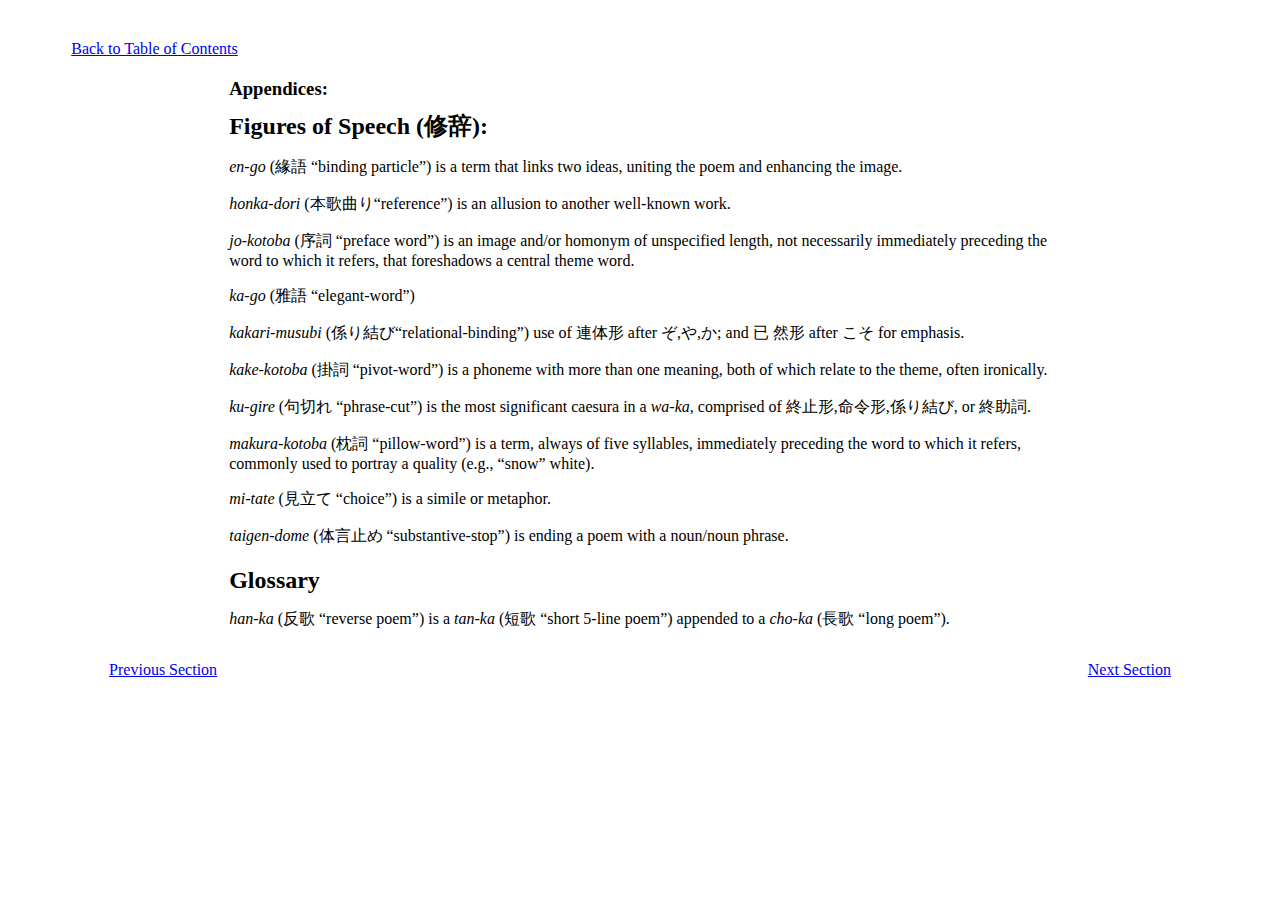
<file: pages/p103.html>
<html lang="en">
<head>
  <!-- Global site tag (gtag.js) - Google Analytics -->
  <script async src="https://www.googletagmanager.com/gtag/js?id=UA-166953877-3"></script>
  <script>
    window.dataLayer = window.dataLayer || [];
    function gtag(){dataLayer.push(arguments);}
    gtag('js', new Date());

    gtag('config', 'UA-166953877-3');
  </script>

  <meta charset="utf-8"><meta name="format-detection" content="telephone=no"><meta name="viewport" content="width=device-width,initial-scale=1.0">

  <title>Figures of Speech</title>
  <meta name="description" content="Anthology of Japanese Verse">

  <link rel="stylesheet" href="../styles.css">

</head>

<body>
  <div class="section_header">
    <a href="../index.html">Back to Table of Contents</a>
  </div>
  <h3 class="page_title"><strong>Appendices:</strong></h3>
  <h2 class="page_title"><strong>Figures of Speech (修辞):</strong></h2>
  <div class="text_body">
    <p><i>en-go</i> (緣語 “binding particle”) is a term that links two ideas, uniting the poem and enhancing the image.</p>
    <p><i>honka-dori</i> (本歌曲り“reference”) is an allusion to another well-known work.</p>
    <p><i>jo-kotoba</i> (序詞 “preface word”) is an image and/or homonym of unspecified length, not necessarily immediately preceding the word to which it refers, that foreshadows a central theme word.</p>
    <p><i>ka-go</i> (雅語 “elegant-word”)</p>
    <p><i>kakari-musubi</i> (係り結び“relational-binding”) use of 連体形 after ぞ,や,か; and 已 然形 after こそ for emphasis.</p>
    <p><i>kake-kotoba</i> (掛詞 “pivot-word”) is a phoneme with more than one meaning, both of which relate to the theme, often ironically.</p>
    <p><i>ku-gire</i> (句切れ “phrase-cut”) is the most significant caesura in a <i>wa-ka</i>, comprised of 終止形,命令形,係り結び, or 終助詞.</p>
    <p><i>makura-kotoba</i> (枕詞 “pillow-word”) is a term, always of five syllables, immediately preceding the word to which it refers, commonly used to portray a quality (e.g., “snow” white).</p>
    <p><i>mi-tate</i> (見立て “choice”) is a simile or metaphor.</p>
    <p><i>taigen-dome</i> (体言止め “substantive-stop”) is ending a poem with a noun/noun phrase.</p>
  </div>
  <h2 class="page_title"><strong>Glossary</strong></h2>
  <div class="text_body">
    <p><i>han-ka</i> (反歌 “reverse poem”) is a <i>tan-ka</i> (短歌 “short 5-line poem”) appended to a <i>cho-ka</i> (長歌 “long poem”).</p>
  </div>
  <div class="bottom_nav">
    <a href="p1.html" class="left">Previous Section</a>
    <a href="p104.html" class="right">Next Section</a>
  </div>
</body>
</html>
</file>
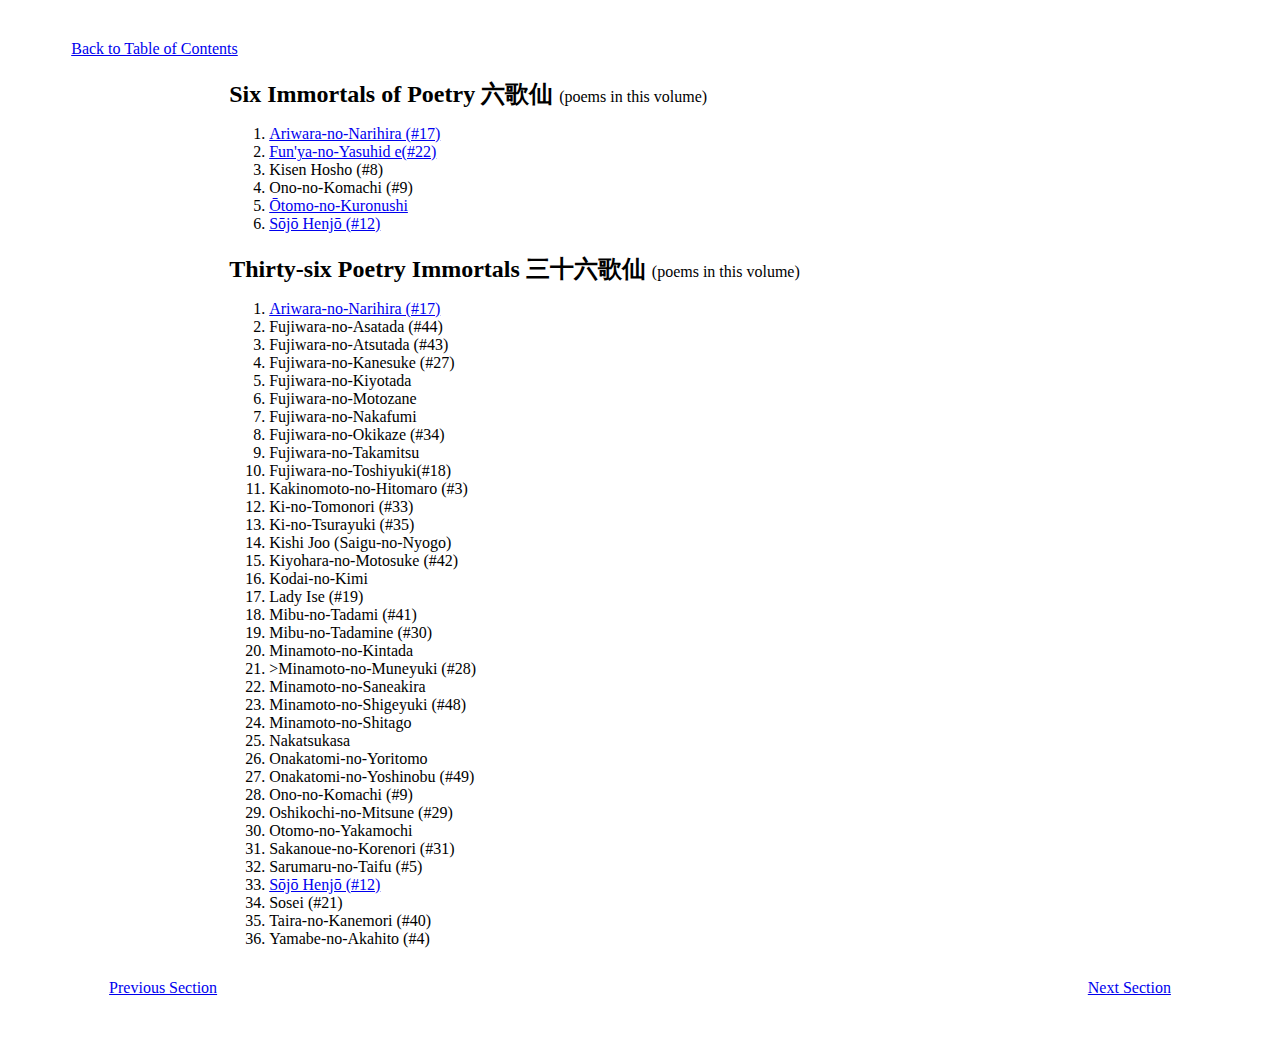
<file: pages/p104.html>
<html lang="en">
<head>
  <!-- Global site tag (gtag.js) - Google Analytics -->
  <script async src="https://www.googletagmanager.com/gtag/js?id=UA-166953877-3"></script>
  <script>
    window.dataLayer = window.dataLayer || [];
    function gtag(){dataLayer.push(arguments);}
    gtag('js', new Date());

    gtag('config', 'UA-166953877-3');
  </script>

  <meta charset="utf-8"><meta name="format-detection" content="telephone=no"><meta name="viewport" content="width=device-width,initial-scale=1.0">

  <title>Six/Thirty-six Poetry Immortals</title>
  <meta name="description" content="Anthology of Japanese Verse">

  <link rel="stylesheet" href="../styles.css">

</head>

<body>
  <div class="section_header">
    <a href="../index.html">Back to Table of Contents</a>
  </div>
  <h2 class="page_title"><strong>Six Immortals of Poetry 六歌仙 </strong> <span class="small-text">(poems in this volume)</span></h2>
  <div class="text_body">
    <ol>
      <li><A target="_blank" href="https://en.wikipedia.org/wiki/Ariwara_no_Narihira">Ariwara-no-Narihira (#17)</A></li>
      <li><A target="_blank" href="https://en.wikipedia.org/wiki/Fun%27ya_no_Yasuhide">Fun'ya-no-Yasuhid e(#22)</A></li>
      <li>Kisen Hosho (#8)</li>
      <li>Ono-no-Komachi (#9)</li>
      <li><A target="_blank" href="https://en.wikipedia.org/wiki/%C5%8Ctomo_no_Kuronushi">Ōtomo-no-Kuronushi</A></li>
      <li><A target="_blank" href="https://en.wikipedia.org/wiki/Henj%C5%8D">Sōjō Henjō (#12)</A></li>
    </ol>
  </div>
  <h2 class="page_title"><strong>Thirty-six Poetry Immortals 三十六歌仙 </strong> <span class="small-text">(poems in this volume)</span></h2>
  <div class="text_body">
    <ol>
      <li><A target="_blank" href="https://en.wikipedia.org/wiki/Ariwara_no_Narihira">Ariwara-no-Narihira (#17)</A></li>
      <li>Fujiwara-no-Asatada (#44)</li>
      <li>Fujiwara-no-Atsutada (#43)</li>
      <li>Fujiwara-no-Kanesuke (#27)</li>
      <li>Fujiwara-no-Kiyotada</li>
      <li>Fujiwara-no-Motozane</li>
      <li>Fujiwara-no-Nakafumi</li>
      <li>Fujiwara-no-Okikaze (#34)</li>
      <li>Fujiwara-no-Takamitsu</li>
      <li>Fujiwara-no-Toshiyuki(#18)</li>
      <li>Kakinomoto-no-Hitomaro (#3)</li>
      <li>Ki-no-Tomonori (#33)</li>
      <li>Ki-no-Tsurayuki (#35)</li>
      <li>Kishi Joo (Saigu-no-Nyogo)</li>
      <li>Kiyohara-no-Motosuke (#42)</li>
      <li>Kodai-no-Kimi</li>
      <li>Lady Ise (#19)</li>
      <li>Mibu-no-Tadami (#41)</li>
      <li>Mibu-no-Tadamine (#30)</li>
      <li>Minamoto-no-Kintada</li>
      <li>>Minamoto-no-Muneyuki (#28)</li>
      <li>Minamoto-no-Saneakira</li>
      <li>Minamoto-no-Shigeyuki (#48)</li>
      <li>Minamoto-no-Shitago</li>
      <li>Nakatsukasa</li>
      <li>Onakatomi-no-Yoritomo</li>
      <li>Onakatomi-no-Yoshinobu (#49)</li>
      <li>Ono-no-Komachi (#9)</li>
      <li>Oshikochi-no-Mitsune (#29)</li>
      <li>Otomo-no-Yakamochi</li>
      <li>Sakanoue-no-Korenori (#31)</li>
      <li>Sarumaru-no-Taifu (#5)</li>
      <li><A target="_blank" href="https://en.wikipedia.org/wiki/Henj%C5%8D">Sōjō Henjō (#12)</A></li>
      <li>Sosei (#21)</li>
      <li>Taira-no-Kanemori (#40)</li>
      <li>Yamabe-no-Akahito (#4)</li>
    </ol>
  </div>
  <div class="bottom_nav">
    <a href="p103.html" class="left">Previous Section</a>
    <a href="p105.html" class="right">Next Section</a>
  </div>
</body>
</html>
</file>
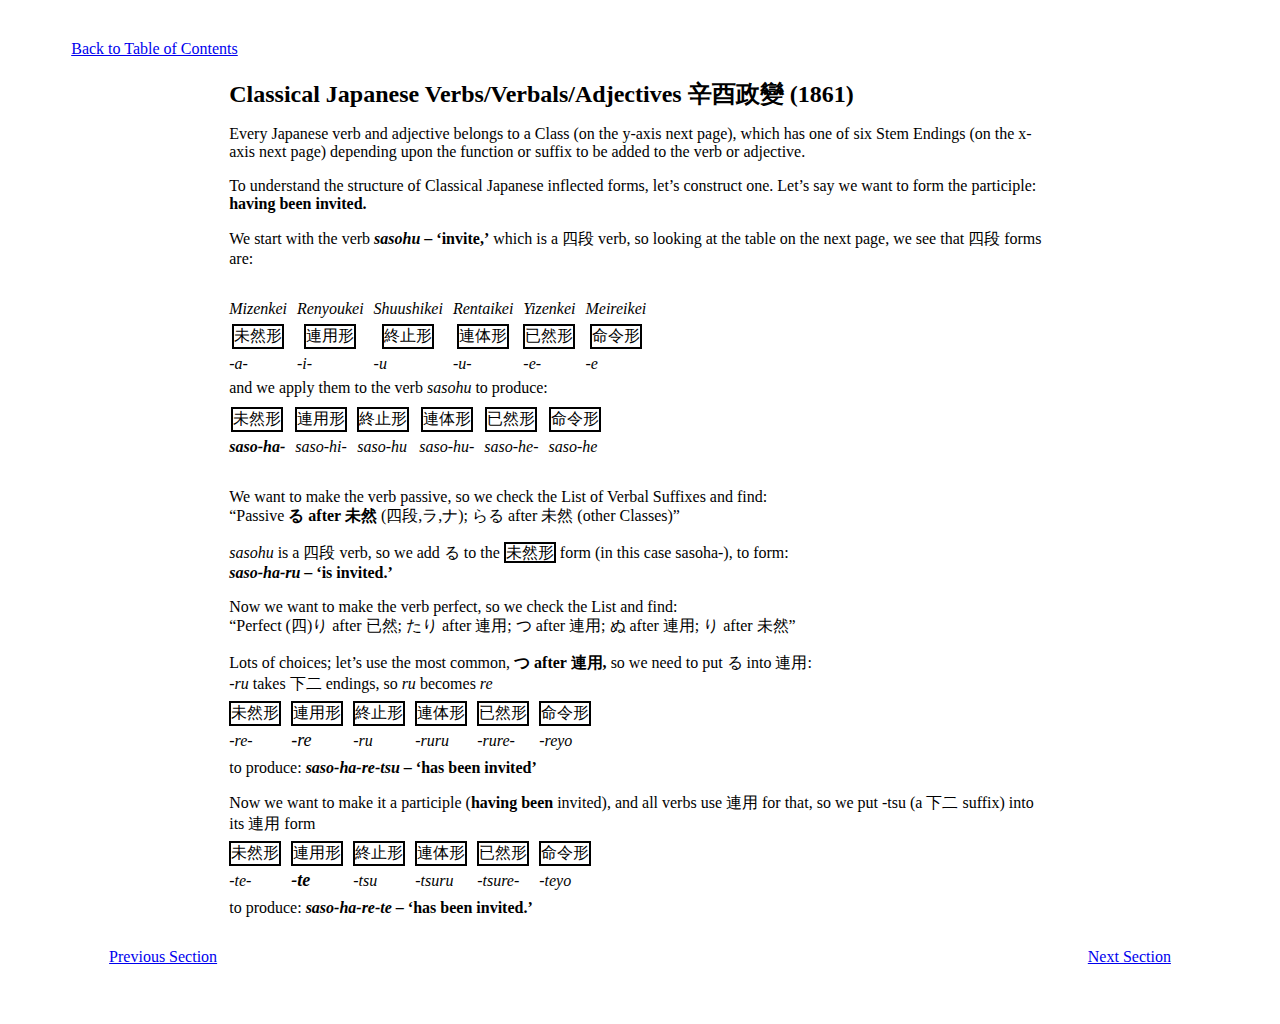
<file: pages/p105.html>
<html lang="en">
<head>
  <!-- Global site tag (gtag.js) - Google Analytics -->
  <script async src="https://www.googletagmanager.com/gtag/js?id=UA-166953877-3"></script>
  <script>
    window.dataLayer = window.dataLayer || [];
    function gtag(){dataLayer.push(arguments);}
    gtag('js', new Date());

    gtag('config', 'UA-166953877-3');
  </script>

  <meta charset="utf-8"><meta name="format-detection" content="telephone=no"><meta name="viewport" content="width=device-width,initial-scale=1.0">

  <title>Classical Japanese Verbs/Verbals/Adjectives</title>
  <meta name="description" content="Anthology of Japanese Verse">

  <link rel="stylesheet" href="../styles.css">

</head>

<body>
  <div class="section_header">
    <a href="../index.html">Back to Table of Contents</a>
  </div>
  <h2 class="page_title"><strong>Classical Japanese Verbs/Verbals/Adjectives</strong> <strong>辛酉政變</strong> <strong>(1861)</strong></h2>
  <div class="text_body">
    <p>Every Japanese verb and adjective belongs to a Class (on the y-axis next page), which has one of six Stem Endings (on the x-axis next page) depending upon the function or suffix to be added to the verb or adjective.</p>
    <p>To understand the structure of Classical Japanese inflected forms, let’s construct one. Let’s say we want to form the participle: <strong>having been invited.</strong></p>
    <p>We start with the verb <strong><i>sasohu</i> – ‘invite,’</strong> which is a 四段 verb, so looking at the table on the next page, we see that 四段 forms are:</p>
    <div class="word_box">
      <div class="word_group">
        <p><i>Mizenkei</i></p>
        <div class="small-box">未然形</div>
        <p><i>-a-</i></p>
      </div>
      <div class="word_group">
        <p><i>Renyoukei</i></p>
        <div class="small-box">連用形</div>
        <p><i>-i-</i></p>
      </div>
      <div class="word_group">
        <p><i>Shuushikei</i></p>
        <div class="small-box">終止形</div>
        <p><i>-u</i></p>
      </div>
      <div class="word_group">
        <p><i>Rentaikei</i></p>
        <div class="small-box">連体形</div>
        <p><i>-u-</i></p>
      </div>
      <div class="word_group">
        <p><i>Yizenkei</i></p>
        <div class="small-box">已然形</div>
        <p><i>-e-</i></p>
      </div>
      <div class="word_group">
        <p><i>Meireikei</i></p>
        <div class="small-box">命令形</div>
        <p><i>-e</i></p>
      </div>
    </div>
    <p style="margin-top:-10px;margin-bottom:20px;">and we apply them to the verb <i>sasohu</i> to produce:</p>
    <div class="word_box">
      <div class="word_group">
        <div class="small-box">未然形</div>
        <p><i><strong>saso-ha-</strong></i></p>
      </div>
      <div class="word_group">
        <div class="small-box">連用形</div>
        <p><i>saso-hi-</i></p>
      </div>
      <div class="word_group">
        <div class="small-box">終止形</div>
        <p><i>saso-hu</i></p>
      </div>
      <div class="word_group">
        <div class="small-box">連体形</div>
        <p><i>saso-hu-</i></p>
      </div>
      <div class="word_group">
        <div class="small-box">已然形</div>
        <p><i>saso-he-</i></p>
      </div>
      <div class="word_group">
        <div class="small-box">命令形</div>
        <p><i>saso-he</i></p>
      </div>
    </div>
    <p>We want to make the verb passive, so we check the List of Verbal Suffixes and find: <br>
      “Passive <strong>る after 未然</strong> (四段,ラ,ナ); らる after 未然 (other Classes)”
    </p>
    <p><i>sasohu</i> is a 四段 verb, so we add る to the <span class="small-box">未然形</span> form (in this case sasoha-), to form: <br>
      <strong><i>saso-ha-ru</i> – ‘is invited.’</strong>
    </p>
    <p>Now we want to make the verb perfect, so we check the List and find: <br>
      “Perfect (四)り after 已然; たり after 連用; つ after 連用; ぬ after 連用; り after 未然”
    </p>
    <p>Lots of choices; let’s use the most common, <strong>つ after 連用,</strong> so we need to put る into 連用: <br>
      <i>-ru</i> takes 下二 endings, so <i>ru</i> becomes <i>re</i>
    </p>
    <div class="word_box">
      <div class="word_group">
        <div class="small-box">未然形</div>
        <p><i>-re-</i></p>
      </div>
      <div class="word_group">
        <div class="small-box">連用形</div>
        <p style="font-size:18px;margin-top:14px;"><i>-re</i></p>
      </div>
      <div class="word_group">
        <div class="small-box">終止形</div>
        <p><i>-ru</i></p>
      </div>
      <div class="word_group">
        <div class="small-box">連体形</div>
        <p><i>-ruru</i></p>
      </div>
      <div class="word_group">
        <div class="small-box">已然形</div>
        <p><i>-rure-</i></p>
      </div>
      <div class="word_group">
        <div class="small-box">命令形</div>
        <p><i>-reyo</i></p>
      </div>
    </div>
    <p style="margin-top:-10px;margin-bottom:0px;">to produce: <strong><i>saso-ha-re-tsu</i> – ‘has been invited’</strong></p>
    <p>Now we want to make it a participle (<strong>having been</strong> invited), and all verbs use 連用 for that, so we put -tsu (a 下二 suffix) into its 連用 form</p>
    <div class="word_box">
      <div class="word_group">
        <div class="small-box">未然形</div>
        <p><i>-te-</i></p>
      </div>
      <div class="word_group">
        <div class="small-box">連用形</div>
        <p style="font-size:18px;margin-top:14px;"><strong><i>-te</i></strong></p>
      </div>
      <div class="word_group">
        <div class="small-box">終止形</div>
        <p><i>-tsu</i></p>
      </div>
      <div class="word_group">
        <div class="small-box">連体形</div>
        <p><i>-tsuru</i></p>
      </div>
      <div class="word_group">
        <div class="small-box">已然形</div>
        <p><i>-tsure-</i></p>
      </div>
      <div class="word_group">
        <div class="small-box">命令形</div>
        <p><i>-teyo</i></p>
      </div>
    </div>
    <p style="margin-top:-10px;">to produce: <strong><i>saso-ha-re-te</i> – ‘has been invited.’</strong></p>
  </div>
  <div class="bottom_nav">
    <a href="p104.html" class="left">Previous Section</a>
    <a href="p106.html" class="right">Next Section</a>
  </div>
</body>
</html>
</file>
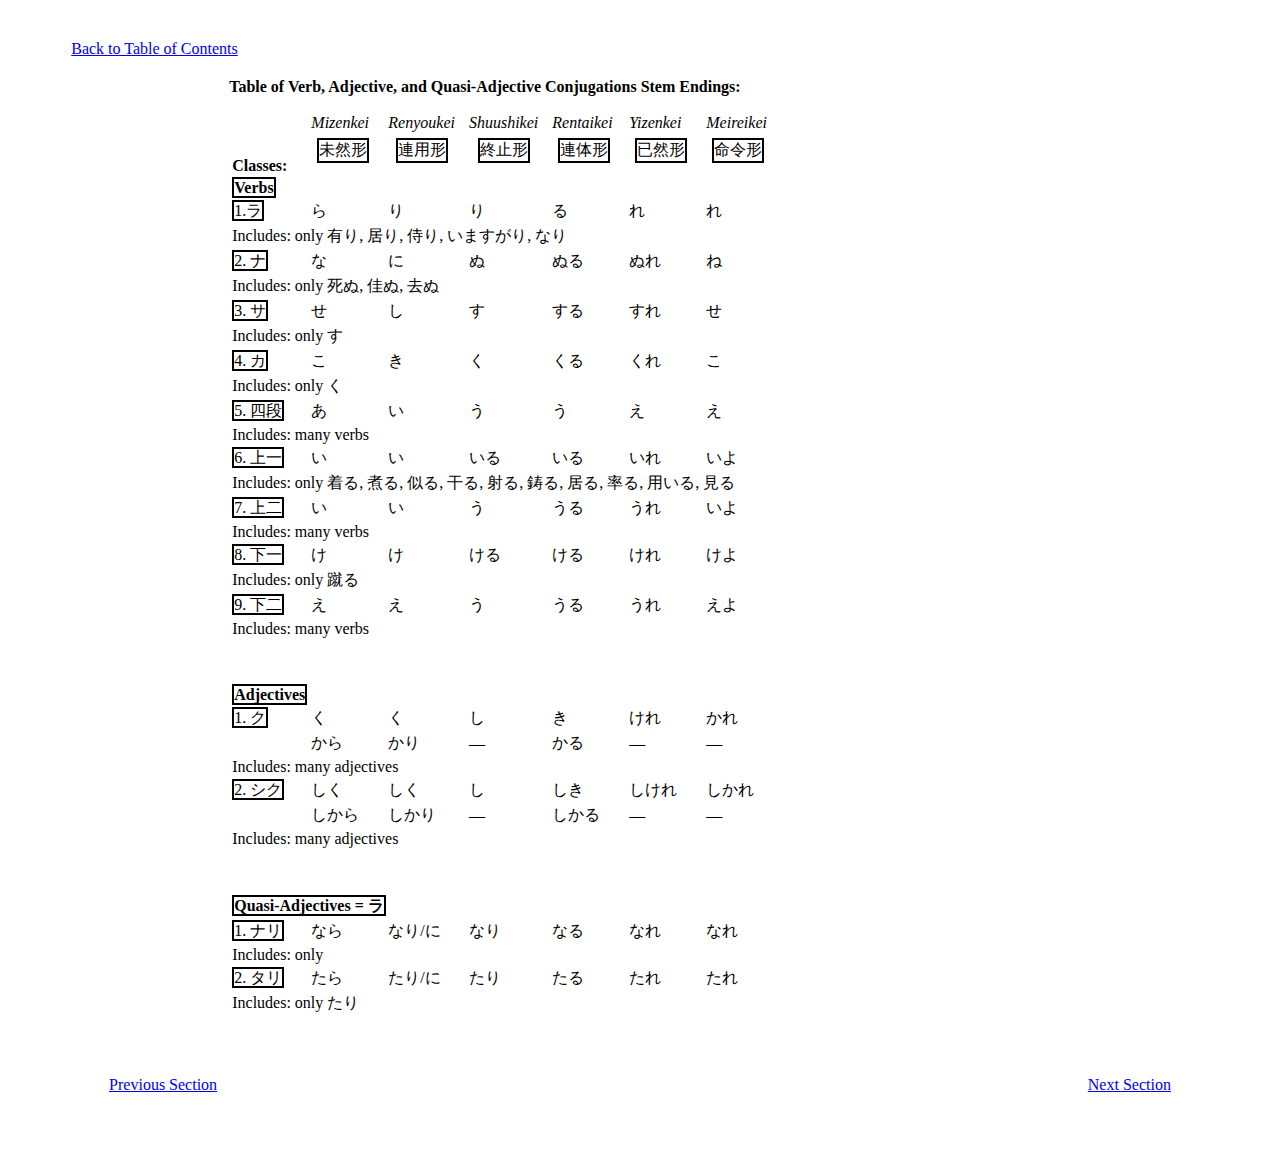
<file: pages/p106.html>
<html lang="en">
<head>
  <!-- Global site tag (gtag.js) - Google Analytics -->
  <script async src="https://www.googletagmanager.com/gtag/js?id=UA-166953877-3"></script>
  <script>
    window.dataLayer = window.dataLayer || [];
    function gtag(){dataLayer.push(arguments);}
    gtag('js', new Date());

    gtag('config', 'UA-166953877-3');
  </script>

  <meta charset="utf-8"><meta name="format-detection" content="telephone=no"><meta name="viewport" content="width=device-width,initial-scale=1.0">

  <title>Table of Conjugations</title>
  <meta name="description" content="Anthology of Japanese Verse">

  <link rel="stylesheet" href="../styles.css">

</head>

<body>
  <div class="section_header">
    <a href="../index.html">Back to Table of Contents</a>
  </div>
  <h4 class="page_title"><strong>Table of Verb, Adjective, and Quasi-Adjective Conjugations Stem Endings:</strong></h4>
  <div class="text_body">
    <table>
      <tbody>
        <tr>
          <td class="chunk"></td>
          <td class="chunk">
            <div class="word_group">
              <p><i>Mizenkei</i></p>
              <div class="small-box">未然形</div>
            </div>
          </td>
          <td class="chunk">
            <div class="word_group">
              <p><i>Renyoukei</i></p>
              <div class="small-box">連用形</div>
            </div>
          </td>
          <td class="chunk">
            <div class="word_group">
              <p><i>Shuushikei</i></p>
              <div class="small-box">終止形</div>
            </div>
          </td>
          <td class="chunk">
            <div class="word_group">
              <p><i>Rentaikei</i></p>
              <div class="small-box">連体形</div>
            </div>
          </td>
          <td class="chunk">
            <div class="word_group">
              <p><i>Yizenkei</i></p>
              <div class="small-box">已然形</div>
            </div>
          </td>
          <td class="chunk">
            <div class="word_group">
              <p><i>Meireikei</i></p>
              <div class="small-box">命令形</div>
            </div>
          </td>
        </tr>
        <tr>
          <td class="chunk">
            <strong>Classes:</strong>
          </td>
        </tr>
        <tr>
          <td class="chunk">
            <span class="small-box"><strong>Verbs</strong></span>
          </td>
        </tr>
        <tr>
          <td class="chunk">
            <span class="small-box">1.ラ</span>
          </td>
          <td class="chunk">ら</td>
          <td class="chunk">り</td>
          <td class="chunk">り</td>
          <td class="chunk">る</td>
          <td class="chunk">れ</td>
          <td class="chunk">れ</td>
        </tr>
        <tr>
          <td colspan="6" style="font-weight:300;">Includes: only 有り, 居り, 侍り, いますがり, なり</td>
        </tr>
        <tr>
          <TD class="chunk"><span class="small-box">2. ナ</span></TD>
          <TD class="chunk">な</TD>
          <TD class="chunk">に</TD>
          <TD class="chunk">ぬ</TD>
          <TD class="chunk">ぬる</TD>
          <TD class="chunk">ぬれ</TD>
          <TD class="chunk">ね</TD>
        </tr>
        <tr>
          <td colspan="6" style="font-weight:300;">Includes: only 死ぬ, 佳ぬ, 去ぬ</td>
        </tr>
        <tr>
          <TD class="chunk"><span class="small-box">3. サ</span></TD>
          <TD class="chunk">せ</TD>
          <TD class="chunk">し</TD>
          <TD class="chunk">す</TD>
          <TD class="chunk">する</TD>
          <TD class="chunk">すれ</TD>
          <TD class="chunk">せ</TD>
        </tr>
        <tr>
          <td colspan="6" style="font-weight:300;">Includes: only す</td>
        </tr>
        <tr>
          <TD class="chunk"><SPAN class="small-box">4. カ</SPAN></TD>
          <TD class="chunk">こ</TD>
          <TD class="chunk">き</TD>
          <TD class="chunk">く</TD>
          <TD class="chunk">くる</TD>
          <TD class="chunk">くれ</TD>
          <TD class="chunk">こ</TD>
        </tr>
        <tr>
          <td colspan="6" style="font-weight:300;">Includes: only く</td>
        </tr>
        <tr>
          <TD class="chunk"><SPAN class="small-box">5. 四段</SPAN></TD>
          <TD class="chunk">あ</TD>
          <TD class="chunk">い</TD>
          <TD class="chunk">う</TD>
          <TD class="chunk">う</TD>
          <TD class="chunk">え</TD>
          <TD class="chunk">え</TD>
        </tr>
        <tr>
          <td colspan="6" style="font-weight:300;">Includes: many verbs</td>
        </tr>
        <tr>
          <TD class="chunk"><SPAN class="small-box">6. 上一</SPAN></TD>
          <TD class="chunk">い</TD>
          <TD class="chunk">い</TD>
          <TD class="chunk">いる</TD>
          <TD class="chunk">いる</TD>
          <TD class="chunk">いれ</TD>
          <TD class="chunk">いよ<TD>
        </tr>
        <tr>
          <td colspan="7" style="font-weight:300;">Includes: only 着る, 煮る, 似る, 干る, 射る, 鋳る, 居る, 率る, 用いる, 見る</td>
        </tr>
        <tr>
          <TD class="chunk"><SPAN class="small-box">7. 上二</SPAN></TD>
          <TD class="chunk">い</TD>
          <TD class="chunk">い</TD>
          <TD class="chunk">う</TD>
          <TD class="chunk">うる</TD>
          <TD class="chunk">うれ</TD>
          <TD class="chunk">いよ<TD>
        </tr>
        <tr>
          <td colspan="6" style="font-weight:300;">Includes: many verbs</td>
        </tr>
        <tr>
          <TD class="chunk"><SPAN class="small-box">8. 下一</SPAN></TD>
          <TD class="chunk">け</TD>
          <TD class="chunk">け</TD>
          <TD class="chunk">ける</TD>
          <TD class="chunk">ける</TD>
          <TD class="chunk">けれ</TD>
          <TD class="chunk">けよ</TD>
        </tr>
        <tr>
          <td colspan="6" style="font-weight:300;">Includes: only 蹴る</td>
        </tr>
        <tr>
          <TD class="chunk"><SPAN class="small-box">9. 下二</SPAN></TD>
          <TD class="chunk">え</TD>
          <TD class="chunk">え</TD>
          <TD class="chunk">う</TD>
          <TD class="chunk">うる</TD>
          <TD class="chunk">うれ</TD>
          <TD class="chunk">えよ</TD>
        </tr>
        <tr>
          <td colspan="6" style="font-weight:300;">Includes: many verbs</td>
        </tr>
        <tr>
          <td colspan="6">&nbsp</td>
        </tr>
        <tr>
          <td colspan="6">&nbsp</td>
        </tr>
        <tr>
          <td class="chunk">
            <span colspan="2" class="small-box"><strong>Adjectives</strong></span>
          </td>
        </tr>
        <tr>
          <TD class="chunk"><span class="small-box">1. ク</span></TD>
          <TD class="chunk">く</TD>
          <TD class="chunk">く</TD>
          <TD class="chunk">し</TD>
          <TD class="chunk">き</TD>
          <TD class="chunk">けれ</TD>
          <TD class="chunk">かれ</TD>
        </tr>
        <tr>
          <td class="chunk"></td>
          <TD class="chunk">から</TD>
          <TD class="chunk">かり</TD>
          <TD class="chunk">―</TD>
          <TD class="chunk">かる</TD>
          <TD class="chunk">―</TD>
          <TD class="chunk">―</TD>
        </tr>
        <tr>
          <td colspan="6" style="font-weight:300;">Includes: many adjectives</td>
        </tr>
        <tr>
          <TD class="chunk"><span class="small-box">2. シク</span></TD>
          <TD class="chunk">しく</TD>
          <TD class="chunk">しく</TD>
          <TD class="chunk">し</TD>
          <TD class="chunk">しき</TD>
          <TD class="chunk">しけれ</TD>
          <TD class="chunk">しかれ</TD>
        </tr>
        <tr>
          <td class="chunk"></td>
          <TD class="chunk">しから</TD>
          <TD class="chunk">しかり</TD>
          <TD class="chunk">―</TD>
          <TD class="chunk">しかる</TD>
          <TD class="chunk">―</TD>
          <TD class="chunk">―</TD>
        </tr>
        <tr>
          <td colspan="6" style="font-weight:300;">Includes: many adjectives</td>
        </tr>
        <tr>
          <td colspan="6">&nbsp</td>
        </tr>
        <tr>
          <td colspan="6">&nbsp</td>
        </tr>
        <tr>
          <td colspan="3" class="chunk">
            <span class="small-box"><strong>Quasi-Adjectives = ラ</strong></span>
          </td>
        </tr>
        <tr>
          <TD class="chunk"><span class="small-box">1. ナリ</span></TD>
          <TD class="chunk">なら</TD>
          <TD class="chunk">なり/に</TD>
          <TD class="chunk">なり</TD>
          <TD class="chunk">なる</TD>
          <TD class="chunk">なれ</TD>
          <TD class="chunk">なれ</TD>
        </tr>
        <tr>
          <td colspan="6" style="font-weight:300;">Includes: only </td>
        </tr>
        <tr>
          <TD class="chunk"><span class="small-box">2. タリ</span></TD>
          <TD class="chunk">たら</TD>
          <TD class="chunk">たり/に</TD>
          <TD class="chunk">たり</TD>
          <TD class="chunk">たる</TD>
          <TD class="chunk">たれ</TD>
          <TD class="chunk">たれ</TD>
        </tr>
        <tr>
          <td colspan="6" style="font-weight:300;">Includes: only たり</td>
        </tr>
        <tr>
          <td colspan="6">&nbsp</td>
        </tr>
        <tr>
          <td colspan="6">&nbsp</td>
        </tr>
      </tbody>
    </table>
  </div>
  <div class="bottom_nav">
    <a href="p105.html" class="left">Previous Section</a>
    <a href="p107.html" class="right">Next Section</a>
  </div>
</body>
</html>
</file>
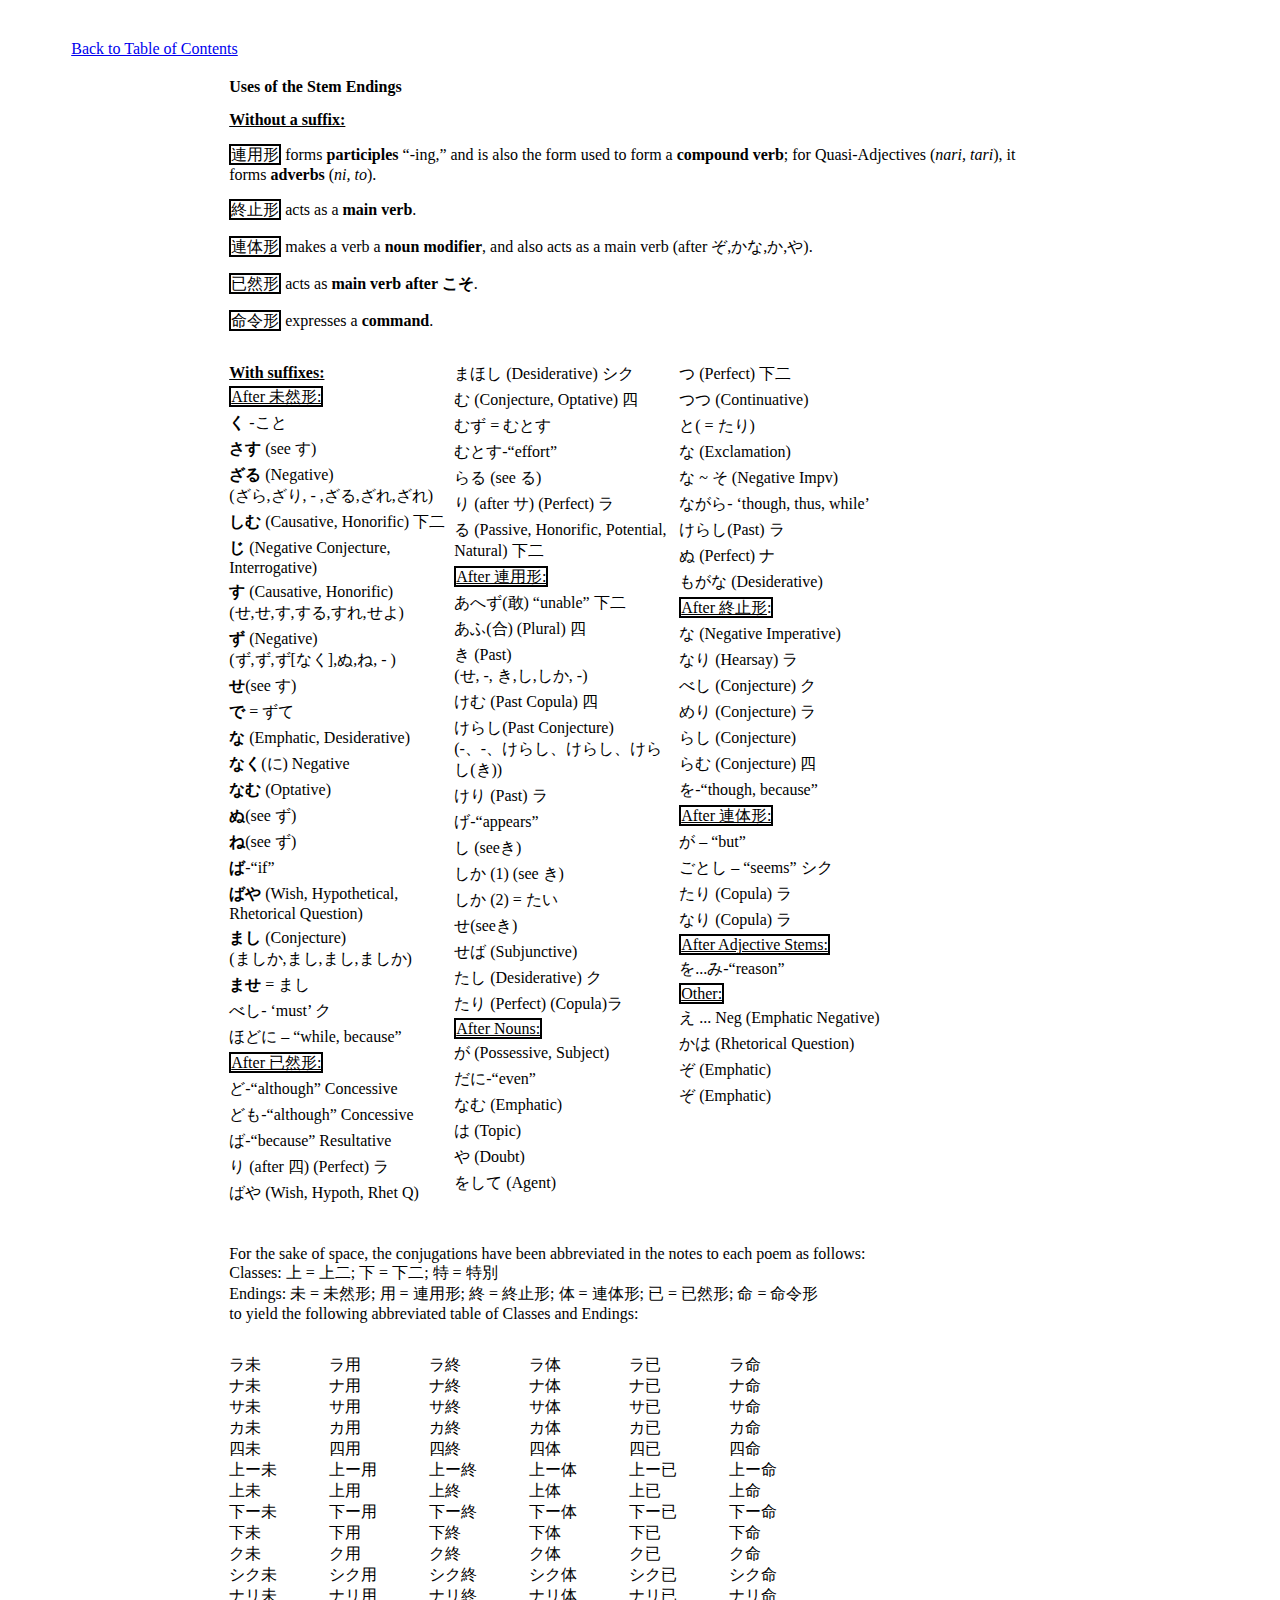
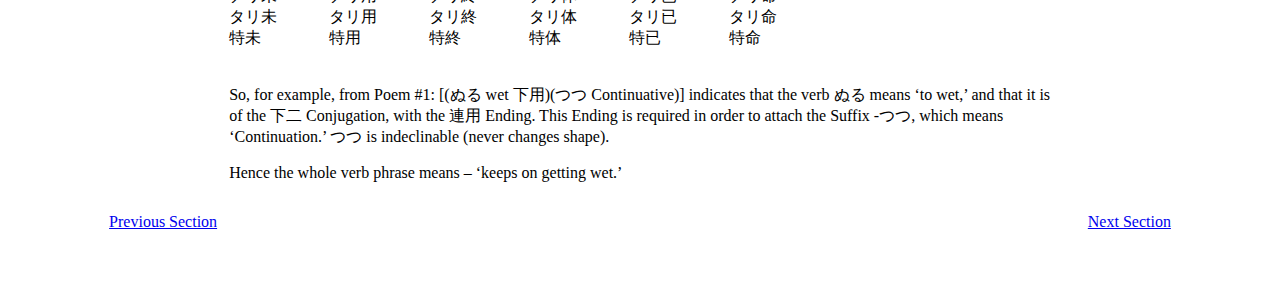
<file: pages/p107.html>
<html lang="en">
<head>
  <!-- Global site tag (gtag.js) - Google Analytics -->
  <script async src="https://www.googletagmanager.com/gtag/js?id=UA-166953877-3"></script>
  <script>
    window.dataLayer = window.dataLayer || [];
    function gtag(){dataLayer.push(arguments);}
    gtag('js', new Date());

    gtag('config', 'UA-166953877-3');
  </script>

  <meta charset="utf-8"><meta name="format-detection" content="telephone=no"><meta name="viewport" content="width=device-width,initial-scale=1.0">

  <title>Uses of the Stem Endings</title>
  <meta name="description" content="IAnthology of Japanese Verse">

  <link rel="stylesheet" href="../styles.css">

</head>

<body>
  <div class="section_header">
    <a href="../index.html">Back to Table of Contents</a>
  </div>
  <h4 class="page_title"><strong>Uses of the Stem Endings</strong></h4>
  <div class="text_body">
    <p><strong><u>Without a suffix:</u></strong></p>
    <p><span class="small-box">連用形</span> forms <strong>participles</strong> “-ing,” and is also the form used to form a <strong>compound verb</strong>; for
      Quasi-Adjectives (<i>nari, tari</i>), it forms <strong>adverbs</strong> (<i>ni, to</i>).</p>
    <p><span class="small-box">終止形</span> acts as a <strong>main verb</strong>.</p>
    <p><span class="small-box">連体形</span> makes a verb a <strong>noun modifier</strong>, and also acts as a main verb (after ぞ,かな,か,や).</p>
    <p><span class="small-box">已然形</span> acts as <strong>main verb after こそ</strong>.</p>
    <p><span class="small-box">命令形</span> expresses a <strong>command</strong>.</p>
    <div id="suffix_container">
      <ul class="suffix_list">
        <li><strong><u>With suffixes:</u></strong></li>
        <li><span class="small-box"><u>After 未然形:</u></span></li>
        <li><strong>く</strong> -こと</li>
        <li><strong>さす</strong> (see す)</li>
        <li><strong>ざる</strong> (Negative)<br>(ざら,ざり, - ,ざる,ざれ,ざれ)</li>
        <li><strong>しむ</strong> (Causative, Honorific) 下二</li>
        <li><strong>じ</strong> (Negative Conjecture, Interrogative)</li>
        <li><strong>す</strong> (Causative, Honorific)<br>(せ,せ,す,する,すれ,せよ)</li>
        <li><strong>ず</strong> (Negative)<br>(ず,ず,ず[なく],ぬ,ね, - )</li>
        <li><strong>せ</strong>(see す)</li>
        <li><strong>で</strong> = ずて</li>
        <li><strong>な</strong> (Emphatic, Desiderative)</li>
        <li><strong>なく</strong>(に) Negative</li>
        <li><strong>なむ</strong> (Optative)</li>
        <li><strong>ぬ</strong>(see ず)</li>
        <li><strong>ね</strong>(see ず)</li>
        <li><strong>ば</strong>-“if”</li>
        <li><strong>ばや</strong> (Wish, Hypothetical, Rhetorical Question)</li>
        <li><strong>まし</strong> (Conjecture)<br>(ましか,まし,まし,ましか)</li>
        <li><strong>ませ</strong> = まし</li>
        <li>べし- ‘must’ ク</li>
        <li>ほどに – “while, because”</li>
        <li><span class="small-box"><u>After 已然形:</u></span></li>
        <li>ど-“although” Concessive</li>
        <li>ども-“although” Concessive</li>
        <li>ば-“because” Resultative</li>
        <li>り (after 四) (Perfect) ラ</li>
        <li>ばや (Wish, Hypoth, Rhet Q)</li>
      </ul>
      <ul class="suffix_list">
        <li>まほし (Desiderative) シク</li>
        <li>む (Conjecture, Optative) 四</li>
        <li>むず = むとす</li>
        <li>むとす-“effort”</li>
        <li>らる (see る)</li>
        <li>り (after サ) (Perfect) ラ</li>
        <li>る (Passive, Honorific, Potential, Natural) 下二</li>
        <li><span class="small-box"><u>After 連用形:</u></span></li>
        <li>あへず(敢) “unable” 下二</li>
        <li>あふ(合) (Plural) 四</li>
        <li>き (Past)<br>(せ, -, き,し,しか, -)</li>
        <li>けむ (Past Copula) 四</li>
        <li>けらし(Past Conjecture)<br>(-、-、けらし、けらし、けらし(き))</li>
        <li>けり (Past) ラ</li>
        <li>げ-“appears”</li>
        <li>し (seeき)</li>
        <li>しか (1) (see き)</li>
        <li>しか (2) = たい</li>
        <li>せ(seeき)</li>
        <li>せば (Subjunctive)</li>
        <li>たし (Desiderative) ク</li>
        <li>たり (Perfect) (Copula)ラ</li>
        <li><span class="small-box"><u>After Nouns:</u></span></li>
        <li>が (Possessive, Subject)</li>
        <li>だに-“even”</li>
        <li>なむ (Emphatic)</li>
        <li>は (Topic)</li>
        <li>や (Doubt)</li>
        <li>をして (Agent)</li>
      </ul>
      <ul class="suffix_list">
        <li>つ (Perfect) 下二</li>
        <li>つつ (Continuative)</li>
        <li>と( = たり)</li>
        <li>な (Exclamation)</li>
        <li>な ~ そ (Negative Impv)</li>
        <li>ながら- ‘though, thus, while’</li>
        <li>けらし(Past) ラ</li>
        <li>ぬ (Perfect) ナ</li>
        <li>もがな (Desiderative)</li>
        <li><span class="small-box"><u>After 終止形</u>:</span></li>
        <li>な (Negative Imperative)</li>
        <li>なり (Hearsay) ラ</li>
        <li>べし (Conjecture) ク</li>
        <li>めり (Conjecture) ラ</li>
        <li>らし (Conjecture)</li>
        <li>らむ (Conjecture) 四</li>
        <li>を-“though, because”</li>
        <li><span class="small-box"><u>After 連体形:</u></span></li>
        <li>が – “but”</li>
        <li>ごとし – “seems” シク</li>
        <li>たり (Copula) ラ</li>
        <li>なり (Copula) ラ</li>
        <li><span class="small-box"><u>After Adjective Stems:</u></span></li>
        <li>を...み-“reason”</li>
        <li><span class="small-box"><u>Other:</u></span></li>
        <li>え ... Neg (Emphatic Negative)</li>
        <li>かは (Rhetorical Question)</li>
        <li>ぞ (Emphatic)</li>
        <li>ぞ (Emphatic)</li>
      </ul>
    </div>
    <p>For the sake of space, the conjugations have been abbreviated in the notes to each poem as follows:<br>
      Classes: 上 = 上二; 下 = 下二; 特 = 特別<br>
      Endings: 未 = 未然形; 用 = 連用形; 終 = 終止形; 体 = 連体形; 已 = 已然形; 命 = 命令形<br>
      to yield the following abbreviated table of Classes and Endings:
    </p>
    <div id="suffix_container">
      <ul class="words_list">
        <li>ラ未</li>
        <li>ナ未</li>
        <li>サ未</li>
        <li>カ未</li>
        <li>四未</li>
        <li>上ー未</li>
        <li>上未</li>
        <li>下ー未</li>
        <li>下未</li>
        <li>ク未</li>
        <li>シク未</li>
        <li>ナリ未</li>
        <li>タリ未</li>
        <li>特未</li>
      </ul>
      <ul class="words_list">
        <li>ラ用</li>
        <li>ナ用</li>
        <li>サ用</li>
        <li>カ用</li>
        <li>四用</li>
        <li>上ー用</li>
        <li>上用</li>
        <li>下ー用</li>
        <li>下用</li>
        <li>ク用</li>
        <li>シク用</li>
        <li>ナリ用</li>
        <li>タリ用</li>
        <li>特用</li>
      </ul>
      <ul class="words_list">
        <li>ラ終</li>
        <li>ナ終</li>
        <li>サ終</li>
        <li>カ終</li>
        <li>四終</li>
        <li>上ー終</li>
        <li>上終</li>
        <li>下ー終</li>
        <li>下終</li>
        <li>ク終</li>
        <li>シク終</li>
        <li>ナリ終</li>
        <li>タリ終</li>
        <li>特終</li>
      </ul>
      <ul class="words_list">
        <li>ラ体</li>
        <li>ナ体</li>
        <li>サ体</li>
        <li>カ体</li>
        <li>四体</li>
        <li>上ー体</li>
        <li>上体</li>
        <li>下ー体</li>
        <li>下体</li>
        <li>ク体</li>
        <li>シク体</li>
        <li>ナリ体</li>
        <li>タリ体</li>
        <li>特体</li>
      </ul>
      <ul class="words_list">
        <li>ラ已</li>
        <li>ナ已</li>
        <li>サ已</li>
        <li>カ已</li>
        <li>四已</li>
        <li>上ー已</li>
        <li>上已</li>
        <li>下ー已</li>
        <li>下已</li>
        <li>ク已</li>
        <li>シク已</li>
        <li>ナリ已</li>
        <li>タリ已</li>
        <li>特已</li>
      </ul>
      <ul class="words_list">
        <li>ラ命</li>
        <li>ナ命</li>
        <li>サ命</li>
        <li>カ命</li>
        <li>四命</li>
        <li>上ー命</li>
        <li>上命</li>
        <li>下ー命</li>
        <li>下命</li>
        <li>ク命</li>
        <li>シク命</li>
        <li>ナリ命</li>
        <li>タリ命</li>
        <li>特命</li>
      </ul>
    </div>
    <p>So, for example, from Poem #1: [(ぬる wet 下用)(つつ Continuative)] indicates that the verb ぬる means ‘to wet,’ and that it is of the 下二 Conjugation, with the 連用 Ending. This Ending is required in order to attach the Suffix -つつ, which means ‘Continuation.’ つつ is indeclinable (never changes shape).</p>
    <p>Hence the whole verb phrase means – ‘keeps on getting wet.’</p>
  </div>
  <div class="bottom_nav">
    <a href="p106.html" class="left">Previous Section</a>
    <a href="p109.html" class="right">Next Section</a>
  </div>
</body>
</html>
</file>
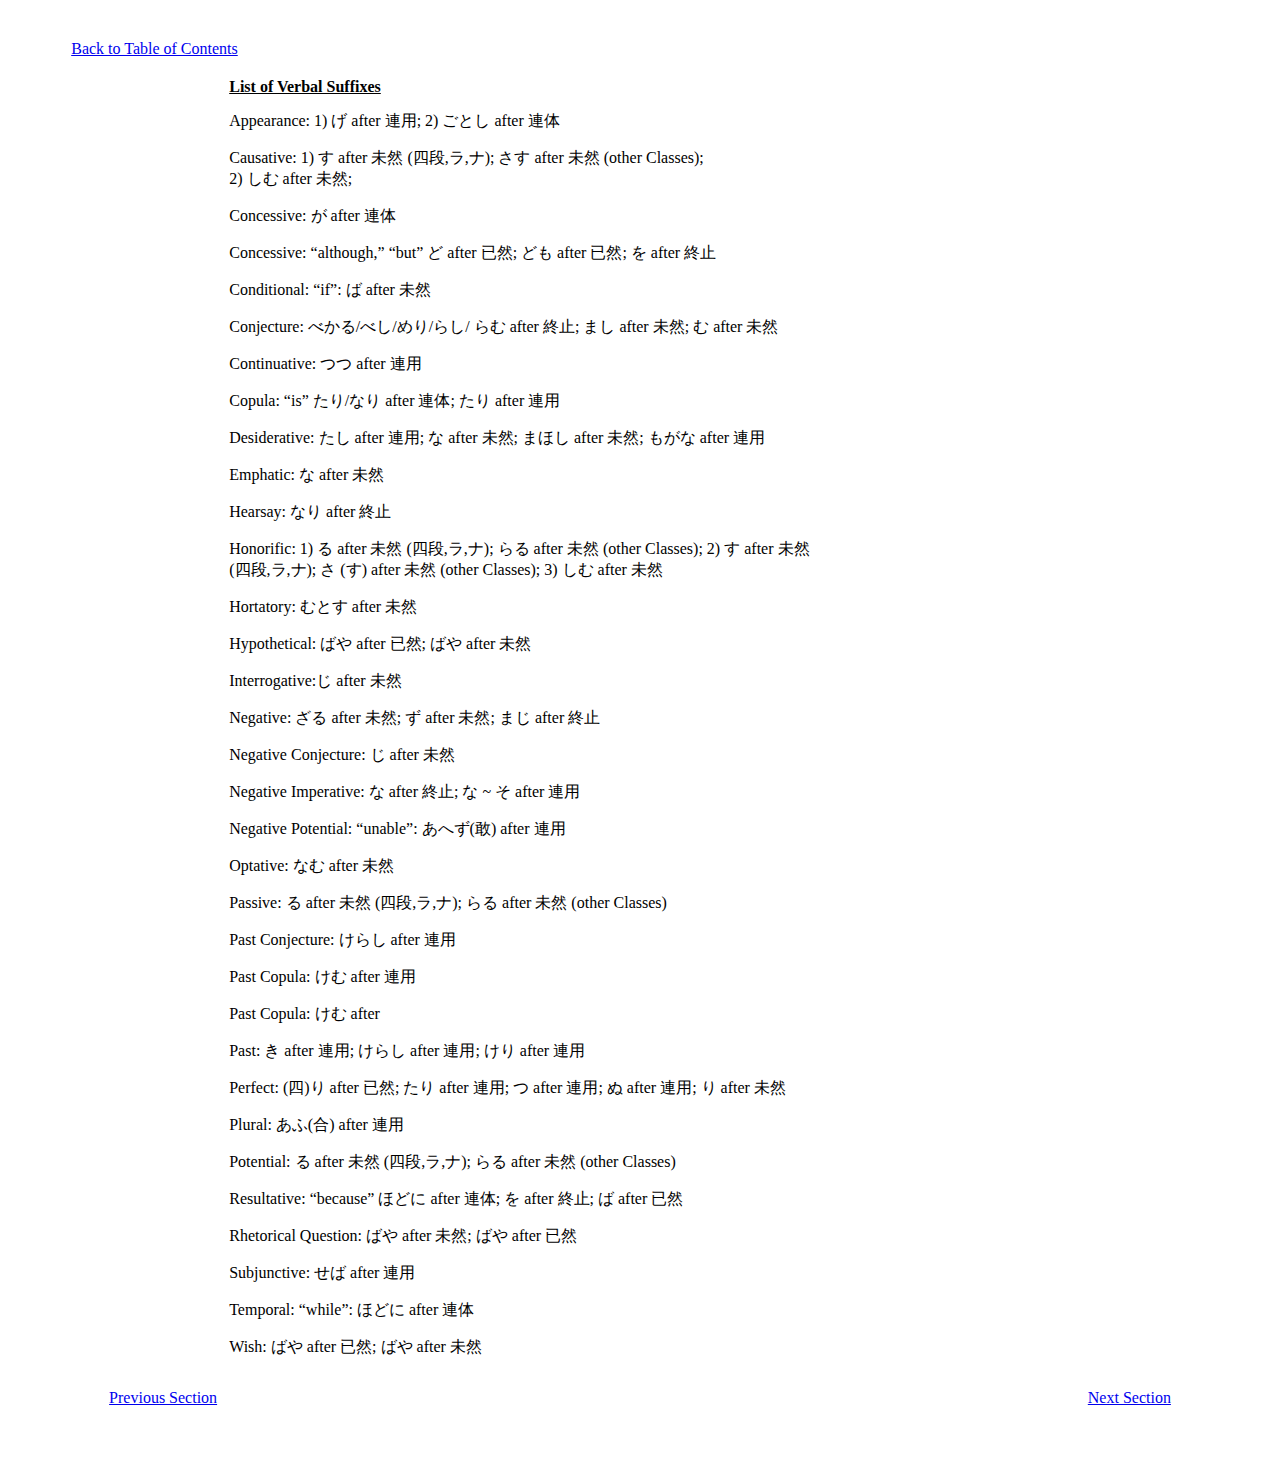
<file: pages/p109.html>
<html lang="en">
<head>
  <!-- Global site tag (gtag.js) - Google Analytics -->
  <script async src="https://www.googletagmanager.com/gtag/js?id=UA-166953877-3"></script>
  <script>
    window.dataLayer = window.dataLayer || [];
    function gtag(){dataLayer.push(arguments);}
    gtag('js', new Date());

    gtag('config', 'UA-166953877-3');
  </script>

  <meta charset="utf-8"><meta name="format-detection" content="telephone=no"><meta name="viewport" content="width=device-width,initial-scale=1.0">

  <title>List of Verbal Suffixes</title>
  <meta name="description" content="Anthology of Japanese Verse">

  <link rel="stylesheet" href="../styles.css">

</head>

<body>
  <div class="section_header">
    <a href="../index.html">Back to Table of Contents</a>
  </div>
  <h4 class="page_title"><strong><u>List of Verbal Suffixes</u></strong></h4>
  <div class="text_body">
    <p>Appearance: 1) げ after 連用; 2) ごとし after 連体</p>
    <p>Causative: 1) す after 未然 (四段,ラ,ナ); さす after 未然 (other Classes);<br>2) しむ after 未然;</p>
    <p>Concessive: が after 連体</p>
    <p>Concessive: “although,” “but” ど after 已然; ども after 已然; を after 終止</p>
    <p>Conditional: “if”: ば after 未然</p>
    <p>Conjecture: べかる/べし/めり/らし/ らむ after 終止; まし after 未然; む after 未然</p>
    <p>Continuative: つつ after 連用</p>
    <p>Copula: “is” たり/なり after 連体; たり after 連用</p>
    <p>Desiderative: たし after 連用; な after 未然; まほし after 未然; もがな after 連用</p>
    <p>Emphatic: な after 未然</p>
    <p>Hearsay: なり after 終止</p>
    <p>Honorific: 1) る after 未然 (四段,ラ,ナ); らる after 未然 (other Classes); 2) す after 未然<br>(四段,ラ,ナ); さ (す) after 未然 (other Classes); 3) しむ after 未然</p>
    <p>Hortatory: むとす after 未然</p>
    <p>Hypothetical: ばや after 已然; ばや after 未然</p>
    <p>Interrogative:じ after 未然</p>
    <p>Negative: ざる after 未然; ず after 未然; まじ after 終止</p>
    <p>Negative Conjecture: じ after 未然</p>
    <p>Negative Imperative: な after 終止; な ~ そ after 連用</p>
    <p>Negative Potential: “unable”: あへず(敢) after 連用</p>
    <p>Optative: なむ after 未然</p>
    <p>Passive: る after 未然 (四段,ラ,ナ); らる after 未然 (other Classes)</p>
    <p>Past Conjecture: けらし after 連用</p>
    <p>Past Copula: けむ after 連用</p>
    <p>Past Copula: けむ after</p>
    <p>Past: き after 連用; けらし after 連用; けり after 連用</p>
    <p>Perfect: (四)り after 已然; たり after 連用; つ after 連用; ぬ after 連用; り after 未然</p>
    <p>Plural: あふ(合) after 連用</p>
    <p>Potential: る after 未然 (四段,ラ,ナ); らる after 未然 (other Classes)</p>
    <p>Resultative: “because” ほどに after 連体; を after 終止; ば after 已然</p>
    <p>Rhetorical Question: ばや after 未然; ばや after 已然</p>
    <p>Subjunctive: せば after 連用</p>
    <p>Temporal: “while”: ほどに after 連体</p>
    <p>Wish: ばや after 已然; ばや after 未然</p>
  </div>
  <div class="bottom_nav">
    <a href="p107.html" class="left">Previous Section</a>
    <a href="p110.html" class="right">Next Section</a>
  </div>
</body>
</html>
</file>
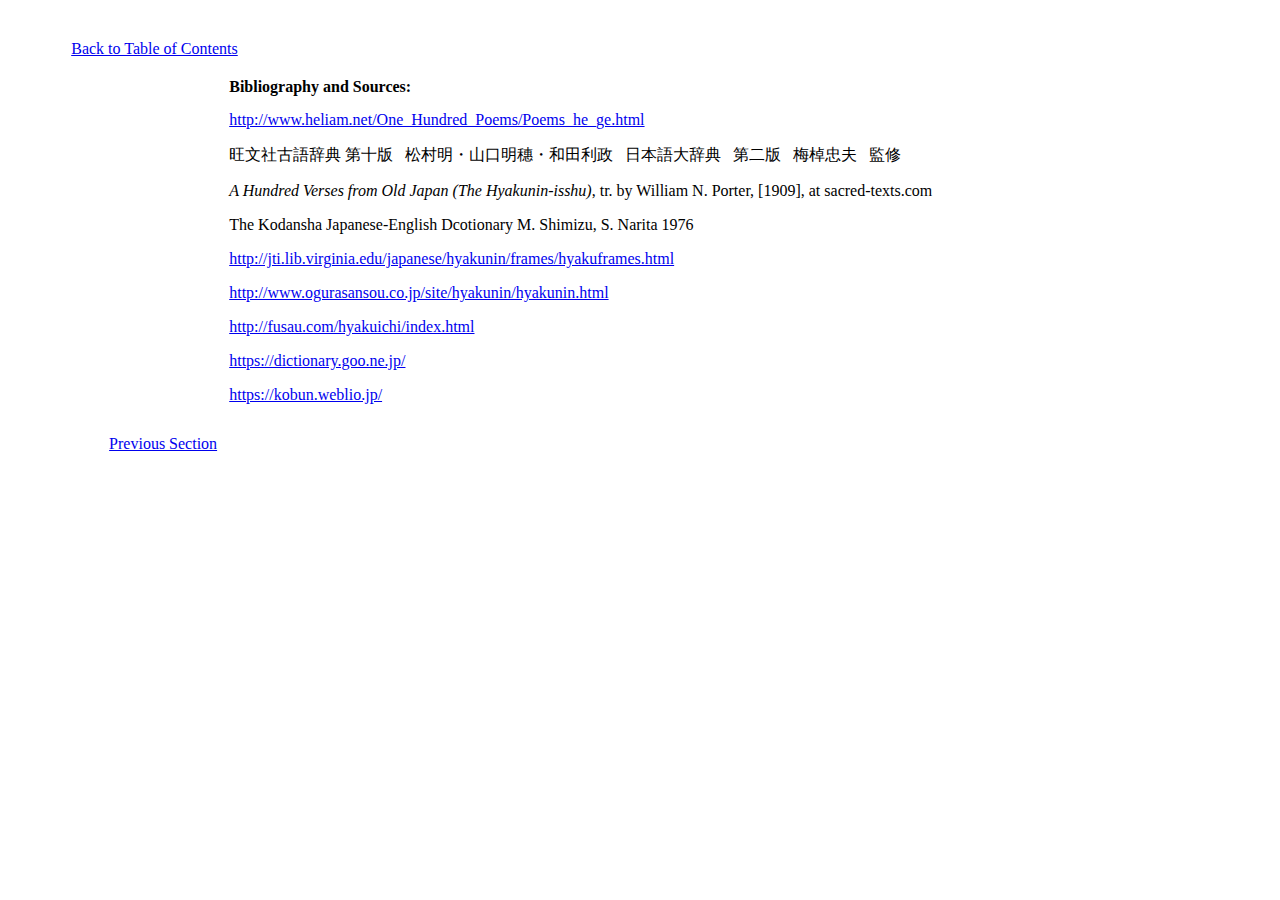
<file: pages/p110.html>
<html lang="en">
<head>
  <!-- Global site tag (gtag.js) - Google Analytics -->
  <script async src="https://www.googletagmanager.com/gtag/js?id=UA-166953877-3"></script>
  <script>
    window.dataLayer = window.dataLayer || [];
    function gtag(){dataLayer.push(arguments);}
    gtag('js', new Date());

    gtag('config', 'UA-166953877-3');
  </script>

  <meta charset="utf-8"><meta name="format-detection" content="telephone=no"><meta name="viewport" content="width=device-width,initial-scale=1.0">

  <title>Bibliography and Sources</title>
  <meta name="description" content="Anthology of Japanese Verse">

  <link rel="stylesheet" href="../styles.css">

</head>

<body>
  <div class="section_header">
    <a href="../index.html">Back to Table of Contents</a>
  </div>
  <h4 class="page_title">Bibliography and Sources:</h4>
  <div class="text_body">
    <P><A target="_blank" href="http://www.heliam.net/One_Hundred_Poems/Poems_he_ge.html">http://www.heliam.net/One_Hundred_Poems/Poems_he_ge.html</A></P>
    <P>旺文社古語辞典&nbsp第十版&nbsp&nbsp&nbsp松村明・山口明穗・和田利政&nbsp&nbsp&nbsp日本語大辞典&nbsp&nbsp&nbsp第二版&nbsp&nbsp&nbsp梅棹忠夫&nbsp&nbsp&nbsp監修</P>
    <P><i>A Hundred Verses from Old Japan (The Hyakunin-isshu)</i>, tr. by William N. Porter, [1909], at sacred-texts.com</P>
    <P>The Kodansha Japanese-English Dcotionary M. Shimizu, S. Narita 1976</P>
    <P><A target="_blank" href="http://jti.lib.virginia.edu/japanese/hyakunin/frames/hyakuframes.html">http://jti.lib.virginia.edu/japanese/hyakunin/frames/hyakuframes.html</A></P>
    <P><A target="_blank" href="http://www.ogurasansou.co.jp/site/hyakunin/hyakunin.html">http://www.ogurasansou.co.jp/site/hyakunin/hyakunin.html</A></P>
    <P><A target="_blank" href="http://fusau.com/hyakuichi/index.html">http://fusau.com/hyakuichi/index.html</A></P>
    <P><A target="_blank" href="https://dictionary.goo.ne.jp/">https://dictionary.goo.ne.jp/</A></P>
    <P><A target="_blank" href="https://kobun.weblio.jp/">https://kobun.weblio.jp/</A></P>
  </div>
  <div class="bottom_nav">
    <a href="p109.html" class="left">Previous Section</a>
  </div>
</body>
</html>
</file>
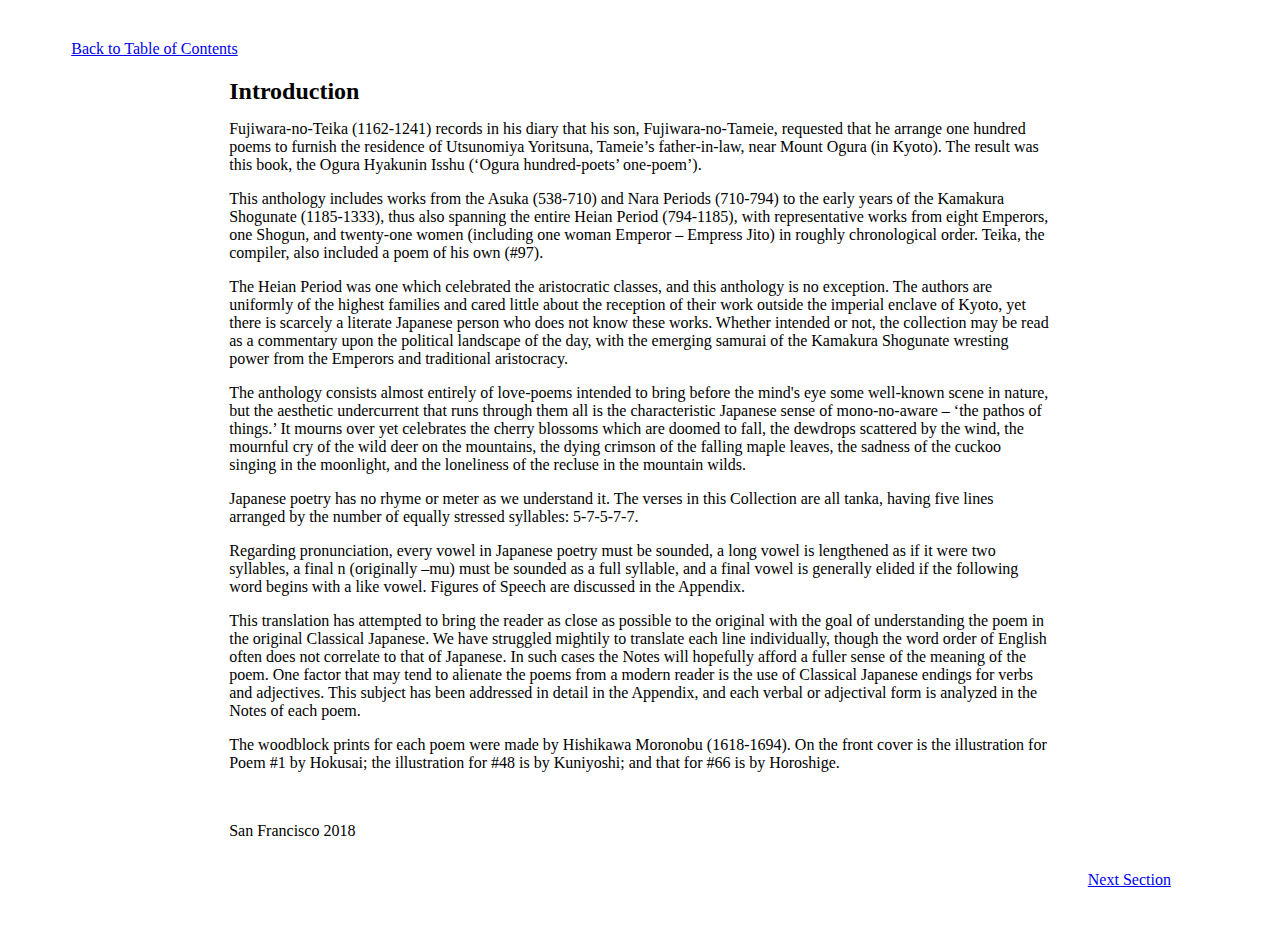
<file: pages/pi.html>
<html lang="en">
<head>
  <!-- Global site tag (gtag.js) - Google Analytics -->
  <script async src="https://www.googletagmanager.com/gtag/js?id=UA-166953877-3"></script>
  <script>
    window.dataLayer = window.dataLayer || [];
    function gtag(){dataLayer.push(arguments);}
    gtag('js', new Date());

    gtag('config', 'UA-166953877-3');
  </script>

  <meta charset="utf-8"><meta name="format-detection" content="telephone=no"><meta name="viewport" content="width=device-width,initial-scale=1.0">

  <title>Introduction</title>
  <meta name="description" content="Anthology of Japanese Verse">

  <link rel="stylesheet" href="../styles.css">
</head>

<body>
  <div class="section_header">
    <a href="../index.html">Back to Table of Contents</a>
  </div>
  <h2 class="page_title"><strong>Introduction</strong></h2>
  <div class="text_body">
    <p>Fujiwara-no-Teika (1162-1241) records in his diary that his son, Fujiwara-no-Tameie, requested that he arrange one hundred poems to furnish the residence of Utsunomiya Yoritsuna, Tameie’s father-in-law, near Mount Ogura (in Kyoto). The result was this book, the Ogura Hyakunin Isshu (‘Ogura hundred-poets’ one-poem’).</p>
    <p>This anthology includes works from the Asuka (538-710) and Nara Periods (710-794) to the early years of the Kamakura Shogunate (1185-1333), thus also spanning the entire Heian Period (794-1185), with representative works from eight Emperors, one Shogun, and twenty-one women (including one woman Emperor – Empress Jito) in roughly chronological order. Teika, the compiler, also included a poem of his own (#97).</p>
    <p>The Heian Period was one which celebrated the aristocratic classes, and this anthology is no exception. The authors are uniformly of the highest families and cared little about the reception of their work outside the imperial enclave of Kyoto, yet there is scarcely a literate Japanese person who does not know these works. Whether intended or not, the collection may be read as a commentary upon the political landscape of the day, with the emerging samurai of the Kamakura Shogunate wresting power from the Emperors and traditional aristocracy.</p>
    <p>The anthology consists almost entirely of love-poems intended to bring before the mind's eye some well-known scene in nature, but the aesthetic undercurrent that runs through them all is the characteristic Japanese sense of mono-no-aware – ‘the pathos of things.’ It mourns over yet celebrates the cherry blossoms which are doomed to fall, the dewdrops scattered by the wind, the mournful cry of the wild deer on the mountains, the dying crimson of the falling maple leaves, the sadness of the cuckoo singing in the moonlight, and the loneliness of the recluse in the mountain wilds.</p>
    <p>Japanese poetry has no rhyme or meter as we understand it. The verses in this Collection are all tanka, having five lines arranged by the number of equally stressed syllables: 5-7-5-7-7.</p>
    <p>Regarding pronunciation, every vowel in Japanese poetry must be sounded, a long vowel is lengthened as if it were two syllables, a final n (originally –mu) must be sounded as a full syllable, and a final vowel is generally elided if the following word begins with a like vowel. Figures of Speech are discussed in the Appendix.</p>
    <p>This translation has attempted to bring the reader as close as possible to the original with the goal of understanding the poem in the original Classical Japanese. We have struggled mightily to translate each line individually, though the word order of English often does not correlate to that of Japanese. In such cases the Notes will hopefully afford a fuller sense of the meaning of the poem. One factor that may tend to alienate the poems from a modern reader is the use of Classical Japanese endings for verbs and adjectives. This subject has been addressed in detail in the Appendix, and each verbal or adjectival form is analyzed in the Notes of each poem.</p>
    <p>The woodblock prints for each poem were made by Hishikawa Moronobu (1618-1694). On the front cover is the illustration for Poem #1 by Hokusai; the illustration for #48 is by Kuniyoshi; and that for #66 is by Horoshige.</p>
    <p class="top-spacing">San Francisco 2018</p>
  </div>
  <div class="bottom_nav">
    <a href="p1.html" class="right">Next Section</a>
  </div>
</body>
</html>
</file>
<file: styles.css>
* {
  font-family: 'PT Serif', serif;
}

.header {
  text-align: center;
  margin-top: 40px;
}

.large-text {
  font-size: 60px;
  margin-bottom: 0px;
  margin-top: 10px;
}

.box {
  border: 2px solid #000!important;
  width: 70%;
  max-width: 600px;
  margin-left: auto;
  margin-right: auto;
}

#toc_container {
  background: #f9f9f9;
  border: 1px solid #aaa;
  display: flex;
  flex-wrap: nowrap;
  justify-content: center;
  font-size: 95%;
  width: 70%;
  max-width: 600px;
  margin-left: auto;
  margin-right: auto;
  margin-bottom: 40px;
  padding-top: 20px;
  padding-bottom: 20px;
}

#suffix_container {
  display: flex;
  flex-wrap: wrap;
  width: 120%;
  margin-bottom: 20px;
}

.toc_title {
  width: 70%;
  text-align: center;
  margin-top: 0px;
  margin-bottom: 0;
}

#toc_container li, #toc_container ul, #toc_container ul li {
  list-style: outside none none !important;
}

#suffix_container li, #suffix_container ul, #suffix_container ul li {
  list-style: outside none none !important;
}

.toc_list {
  vertical-align: top;
  margin: 15px;
  padding-left: 0;
}

.suffix_list {
  vertical-align: top;
  margin-right: 5px;
  padding-left: 0;
  width: 220px;;
}

.words_list {
  vertical-align: top;
  padding-left: 0;
  width: 100px;;
}

.toc_list > li {
  margin-bottom: 5px;
}

.suffix_list > li {
  margin-bottom: 5px;
}

.tab {
  margin-left: 15px;
}

.footer_text {
  margin: 0;
  font-size: 12px;
  text-align: center;
}

.word_box {
  display: flex;
  flex-wrap: wrap;
  width: 100%;
}

.word_group {
  display: block;
  margin-right: 10px;
  width: auto;
}

.small-box {
  border: 2px solid #000!important;
  width: 52px;
  margin-left: auto;
  margin-right: auto;
  margin-top: -10px;
  margin-bottom: -10px;
}

footer {
  border-top: 1px solid grey;
  margin-top: 5px;
  margin-bottom: 30px;
  padding-top: 15px;
}

.centered-img {
  margin-left: auto;
  margin-right: auto;
  margin-top: 20px;
  margin-bottom: 10px;
  display: block;
  width: 50%;
  max-width: 500px;
}

.centered-img-vert {
  margin-top: 40px;
  margin-left: auto;
  margin-right: auto;
  margin-bottom: 10px;
  display: block;
  max-width: 60%;
  max-height: 500px;
}

.caption {
  width: 200px;
  text-align: center;
  margin: auto;
}

.inline-img {
  margin-right: 20px;
  margin-left: 50px;
}

.section_header {
  display: flex;
  flex-wrap: wrap;
  align-items: center;
  width: 90%;
  margin-top: 40px;
  margin-left: auto;
  margin-right: auto;
}

.text_body {
  width: 100%;
  margin-top: 25px;
  margin-left: auto;
  margin-right: auto;
  max-width: 65%;
}

.page_title {
  margin: auto;
  margin-top: 20px;
  margin-bottom: -10px;
  max-width: 65%;
}

.small-text {
  font-size: 16px;
  font-weight: 500;
  display: inline;
}

.bottom_nav {
  display: inline-block;
  margin-top: 10px;
  width: 100%;
  margin-bottom: 40px;
}

.left {
  float: left;
  margin-left: 8%;
  margin-top: 5px;
  margin-bottom: 10px;
}

.right {
  float: right;
  margin-right: 8%;
  margin-top: 5px;
  margin-bottom: 10px;
}

.top-spacing {
  margin-top: 50px;
}

.chunk {
  width: 75px;
}

/*------------------------ SCROLLING SIDEBAR ------------------------*/

/* 1. Enable smooth scrolling */
html {
  scroll-behavior: smooth;
}

/* 2. Make nav sticky */
#sidebar-container {
  grid-area: sidebar;
  width: 17em;
  transition: all 0.5s;
  position: sticky;
  top: 2rem;
  align-self: start;
  margin-top: 30px;
  margin-bottom: 30px;
}

.scroll_content {
  grid-area: main;
  margin-right: 20px;
}

.outer_scroll {
  overflow-y: scroll;
  height: 500px;
}

.outer_scroll::-webkit-scrollbar {
    background: transparent;  /* Make scrollbar invisible */
}

/* 3. ScrollSpy active styles */
.section-nav li.active > a {
  color: #333;
  font-weight: 400;
}

/* Sidebar Navigation */
.section-nav {
  padding-left: 0;
  border-left: 1px solid #efefef;
}

.section-nav a {
  text-decoration: none;
  display: block;
  padding: .125rem 0;
  color: #ccc;
  transition: all 50ms ease-in-out; /* 💡 This small transition makes setting of the active state smooth */
}

.section-nav a:hover,
.section-nav a:focus {
  color: #666;
}

.section-nav-hidden {
  display: none;
  padding-left: 0;
}

.section-nav-hidden a {
  text-decoration: none;
  display: block;
  padding: .25rem .25rem;
  color: #ccc;
  transition: all 50ms ease-in-out; /* 💡 This small transition makes setting of the active state smooth */
}

.section-nav-hidden a:hover,
.section-nav-hidden a:focus {
  color: #666;
}

.close_btn {
  font-size: 36px;
  font-weight: bold;
  cursor: pointer;
  border: none;
  margin-left: 16px;
}

.open_btn {
  margin-top: 16px;
  font-size: 16px;
  font-weight: bold;
}

/** Poor man's reset **/
* {
  box-sizing: border-box;
}

.scroll_list {
  list-style: none;
  margin: 0;
  padding: 0;
}

.scroll_item {
  margin-left: 1rem;
}

.scroll_title {
  font-size: 30px;
  font-weight: 500;
}

/** page layout **/
main {
  display: grid;
  grid-template-columns: 1fr auto;
  grid-template-areas: "main sidebar";
  max-width: 100em;
  width: 95%;
  margin: 0 auto;
}

section {
  margin-left: 15px;
  margin-right: 25px;
  padding-top: 1rem;
  padding-bottom: 10rem;
}

:lang(ja-jp) {
  font-family: 'Noto Serif JP', serif;
  font-weight: 700;
  letter-spacing: 2px;
}

.paragraph1 {
  /* add stuff here */
}

.scroll_subtitle {
  font-size: 25px;
  font-weight: 600;
}

.scroll_subtitle_jap {
  padding-left: 5px;
  padding-right: 5px;
}

.scroll_dates {
  font-size: 20px;
  font-weight: 500;
}

.scroll_poem {
  width: 90%;
  margin: 0 auto;
}

.poem_line {
  font-size: 18px;
  font-weight: 600;
  vertical-align: bottom;
}

.scroll_mid_section {
  width: 95%;
  margin: 15px auto;
}

.poem_image {
  display: inline-block;
  padding-left: 25px;
  padding-right: 15px;
  width: 40%;
  min-width: 190px;
  max-width: 250px;
  vertical-align: middle;
}

.scroll_annotation {
  display: inline-block;
  margin-left: 15px;
  padding-left: 15px ;
  text-indent: -15px ;
  min-width: 320px;
  width: 50%;
  vertical-align: middle;
}

.commentary {
  font-weight: 400;
  margin-left: 5px;
  margin-right: 5px;
}

.scroll_bold {
  font-weight: 700;
  font-size: 18px;
}

/*------------------------ SCROLLING SIDEBAR ------------------------*/
@media screen and (max-width: 900px) {
  .text_body {
    width: 100%;
    margin-top: 25px;
    margin-left: auto;
    margin-right: auto;
    max-width: 75%;
  }
  .page_title {
    max-width: 75%;
  }

  .scroll_poem {
    width: 100%;
    margin: 0 auto;
  }

  .poem_line {
    font-size: 17px;
    font-weight: 600;
    vertical-align: bottom;
  }
}

@media screen and (max-width: 800px) {
  .poem_line {
    font-size: 16px;
  }
  .scroll_subtitle {
    font-size: 20px;
  }
  .scroll_subtitle_jap {
    font-size: 20px;
  }
  .scroll_dates {
    font-size: 18px;
  }
  .scroll_poem {
    width: 100%;
  }
}

@media screen and (max-width: 779px) {
  .section_header {
    display: flex;
    flex-wrap: wrap;
    width: 260px;
    margin-top: 40px;
    text-align: center;
    justify-content: space-around;
    align-items: center;
    margin-left: auto;
    margin-right: auto;
  }
  .section_header a {
    margin-bottom: 10px;
  }
  .left {
    float: left;
    margin-top: 5px;
    margin-bottom: 10px;
    margin-right: 0px;
  }
  .poem_line {
    font-size: 13px;
  }
  .scroll_subtitle {
    font-size: 18px;
  }
  .scroll_subtitle_jap {
    font-size: 18px;
  }
  .scroll_dates {
    font-size: 14px;
  }
  .scroll_poem {
    width: 100%;
  }
}

@media screen and (max-width: 640px) {
  .text_body {
    width: 100%;
    margin-top: 20px;
    margin-left: auto;
    margin-right: auto;
    max-width: 80%;
  }

  .page_title {
    font-size: 20px;
    max-width: 80%;
  }

  .scroll_poem {
    width: 110%;
    margin: 0 auto;
  }

  .poem_line {
    vertical-align: bottom;
  }

  .section-nav-hidden {
    display: block;
  }

  .section-nav {
    display: none;
  }

  .large-text {
    font-size: 40px;
  }

  .box {
    font-size: 14px;
  }
}

@media screen and (max-width: 480px) {
  .left {
    float: left;
    margin-left: 10px;
    margin-top: 5px;
    margin-bottom: 10px;
  }

  .right {
    float: right;
    margin-right: 10px;
    margin-top: 5px;
    margin-bottom: 10px;
  }

  .text_body {
    width: 100%;
    margin-top: 15px;
    margin-left: auto;
    margin-right: auto;
    max-width: 100%;
  }

  .page_title {
    font-size: 20px;
    max-width: 100%;
    text-align: center;
    margin: auto;
  }

  .chunk {
    padding-right: 0px;
  }

  .large-text {
    font-size: 30px;
  }

  .box {
    font-size: 12px;
  }
}
</file>
